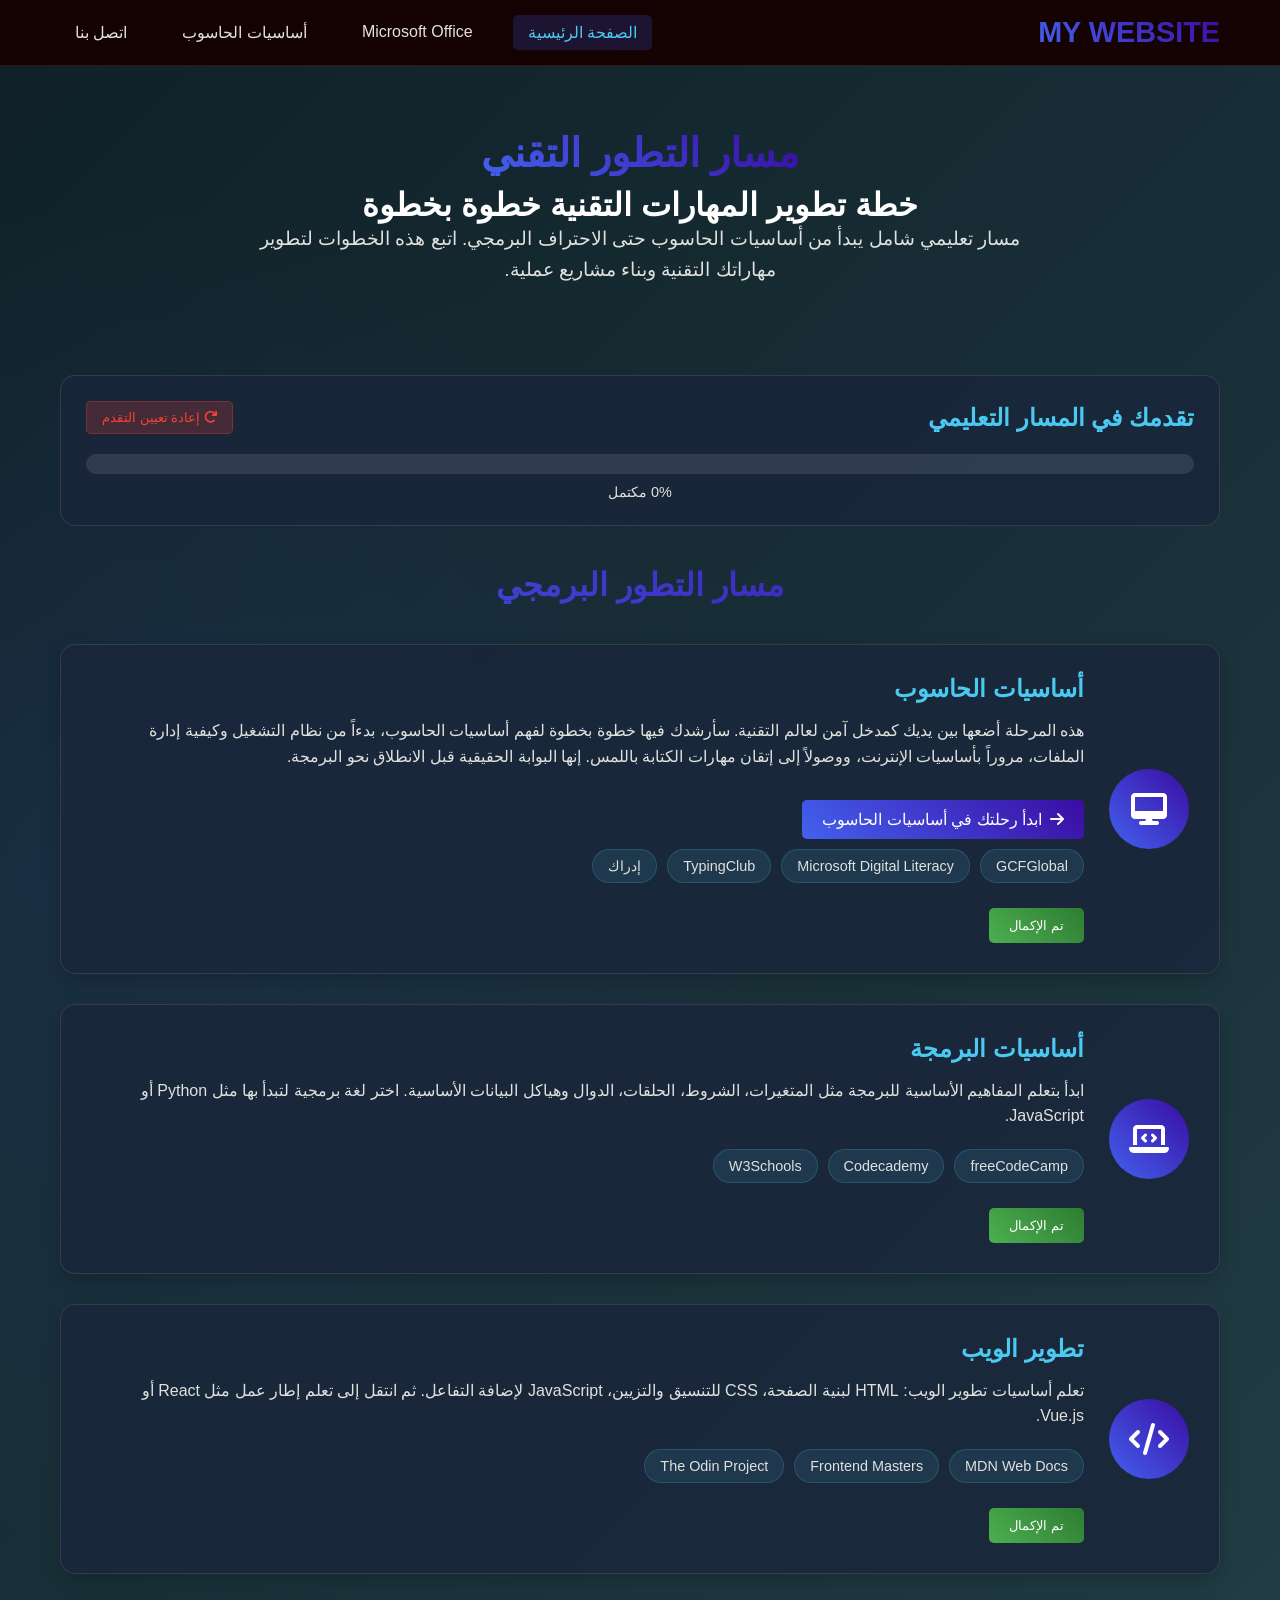
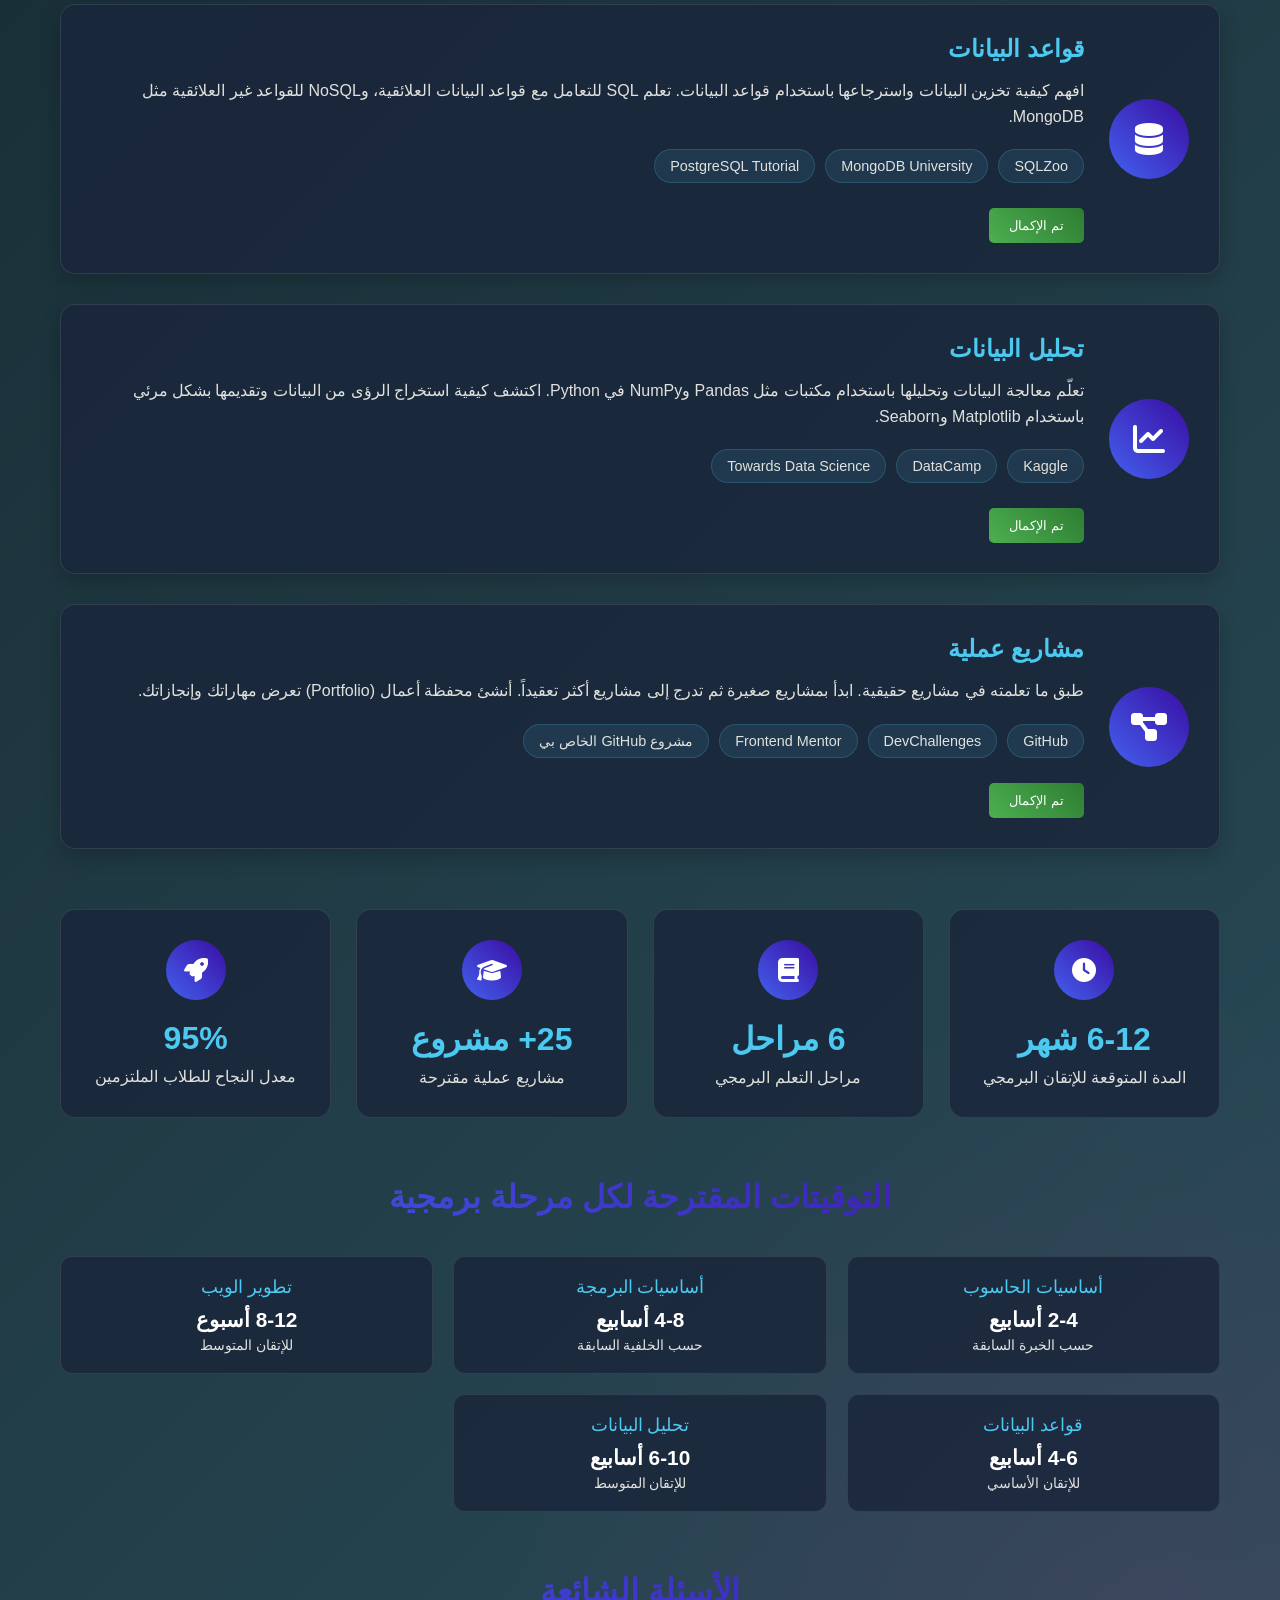
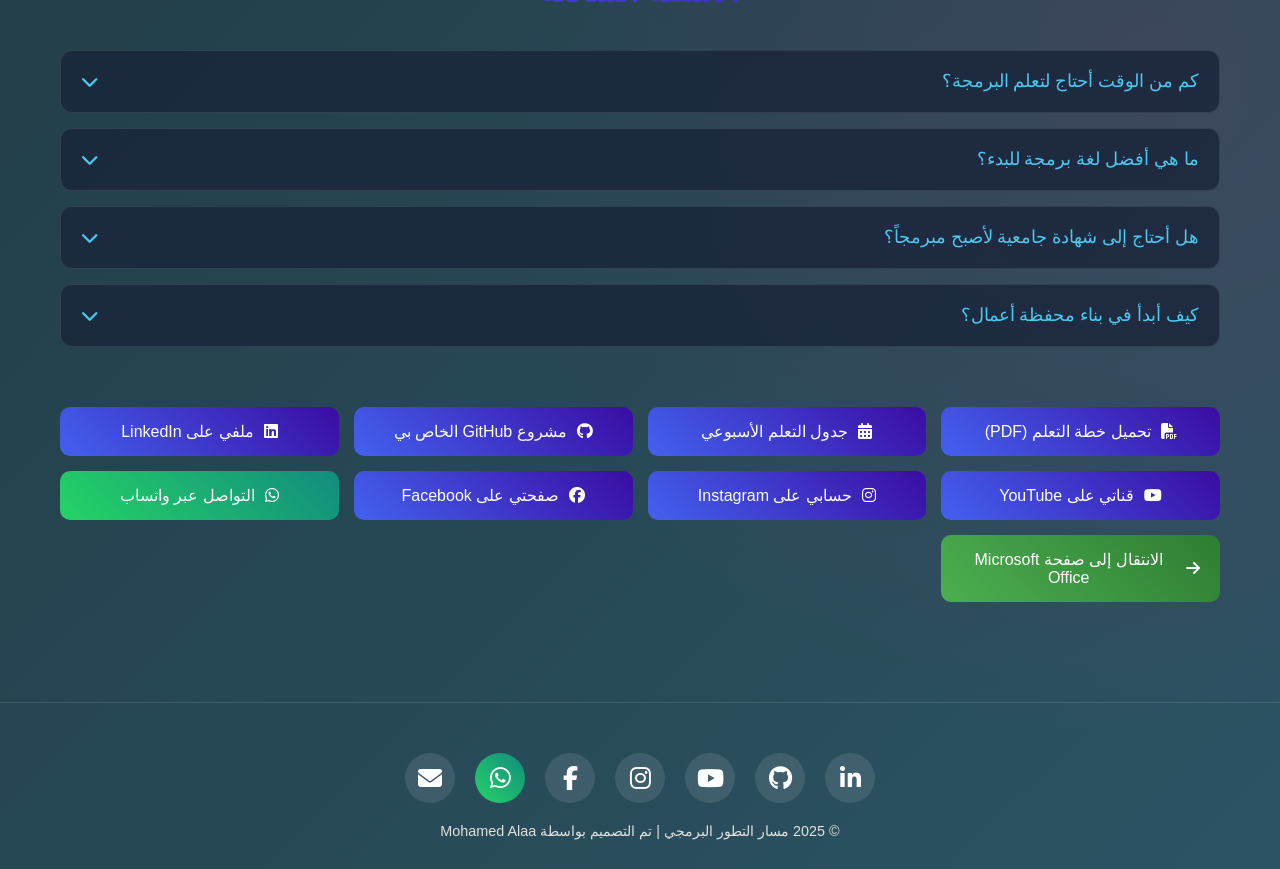
<file: MY WEBSIT/index.html>
<!DOCTYPE html>
<html lang="ar" dir="rtl">
<head>
    <meta charset="UTF-8">
    <meta name="viewport" content="width=device-width, initial-scale=1.0">
    <title>MY WEBSITE | Mohamed Alaa</title>
  <link rel="icon" href="icons mohamed.png" type="image/png">

    <link rel="stylesheet" href="https://cdnjs.cloudflare.com/ajax/libs/font-awesome/6.4.0/css/all.min.css">
    <style>
        * { 
            margin: 0; 
            padding: 0; 
            box-sizing: border-box; 
            font-family: 'Segoe UI', Tahoma, Geneva, Verdana, sans-serif; 
        }
        
        body { 
            background: linear-gradient(135deg, #0f2027, #203a43, #2c5364); 
            color: #fff; 
            min-height: 100vh; 
            overflow-x: hidden; 
            position: relative; 
        }
        
        body::before { 
            content: ""; 
            position: absolute; 
            top: 0; 
            left: 0; 
            width: 100%; 
            height: 100%; 
            background: radial-gradient(circle at 10% 20%, rgba(67, 97, 238, 0.1) 0%, transparent 20%), 
                        radial-gradient(circle at 90% 80%, rgba(247, 37, 133, 0.1) 0%, transparent 20%); 
            z-index: -1; 
        }

        /* شريط التنقل */
        .nav-container { 
            background: rgba(22, 1, 1, 0.95); 
            padding: 15px 0; 
            position: fixed; 
            top: 0; 
            width: 100%;
            z-index: 1000; 
            backdrop-filter: blur(10px); 
            border-bottom: 1px solid rgba(255, 255, 255, 0.1); 
        }
        
        .nav-content { 
            max-width: 1200px; 
            margin: 0 auto; 
            display: flex; 
            justify-content: space-between; 
            align-items: center; 
            padding: 0 20px; 
        }
        
        .nav-logo { 
            font-size: 1.8rem; 
            font-weight: 700; 
            background: linear-gradient(45deg, #4361ee, #3a0ca3); 
            -webkit-background-clip: text; 
            background-clip: text; 
            color: transparent; 
            text-decoration: none; 
        }
        
        .nav-links { 
            display: flex; 
            gap: 25px; 
        }
        
        .nav-link { 
            color: #e0e1dd; 
            text-decoration: none; 
            font-weight: 500; 
            padding: 8px 15px; 
            border-radius: 5px; 
            transition: all 0.3s ease; 
        }
        
        .nav-link:hover, .nav-link.active { 
            background: rgba(67, 97, 238, 0.2); 
            color: #4cc9f0; 
        }

        .container { 
            max-width: 1200px; 
            margin: 0 auto; 
            padding: 20px; 
            margin-top: 80px;
        }
        
        header { 
            text-align: center; 
            padding: 30px 0; 
            margin-bottom: 30px; 
            animation: fadeIn 1s ease; 
        }
        
        .logo { 
            font-size: 2.5rem; 
            font-weight: 700; 
            margin-bottom: 10px; 
            background: linear-gradient(45deg, #4361ee, #3a0ca3); 
            -webkit-background-clip: text; 
            background-clip: text; 
            color: transparent; 
            display: inline-block; 
        }
        
        .subtitle { 
            font-size: 1.2rem; 
            max-width: 800px; 
            margin: 0 auto 20px; 
            line-height: 1.6; 
            color: #e0e1dd; 
        }

        /* مسار التطوير */
        .path-container {
            margin: 40px 0;
        }
        
        .section-title {
            font-size: 2rem;
            text-align: center;
            margin-bottom: 40px;
            background: linear-gradient(45deg, #4361ee, #3a0ca3);
            -webkit-background-clip: text;
            background-clip: text;
            color: transparent;
        }
        
        .learning-path {
            display: flex;
            flex-direction: column;
            gap: 30px;
        }
        
        .path-item {
            background: rgba(27, 38, 59, 0.85);
            border-radius: 15px;
            padding: 30px;
            display: flex;
            align-items: center;
            gap: 25px;
            border: 1px solid rgba(255, 255, 255, 0.1);
            transition: all 0.3s ease;
            box-shadow: 0 8px 20px rgba(0, 0, 0, 0.2);
            position: relative;
        }
        
        .path-item.completed {
            border-color: #4caf50;
            background: rgba(39, 174, 96, 0.1);
        }
        
        .path-item.locked {
            opacity: 0.6;
            pointer-events: none;
        }
        
        .path-item:hover {
            transform: translateY(-5px);
            box-shadow: 0 15px 30px rgba(0, 0, 0, 0.3);
        }
        
        .path-icon {
            width: 80px;
            height: 80px;
            border-radius: 50%;
            background: linear-gradient(45deg, #4361ee, #3a0ca3);
            display: flex;
            align-items: center;
            justify-content: center;
            font-size: 2rem;
            color: white;
            flex-shrink: 0;
            transition: all 0.3s ease;
        }
        
        .completed .path-icon {
            background: linear-gradient(45deg, #4caf50, #2e7d32);
        }
        
        .path-content {
            flex: 1;
        }
        
        .path-title {
            font-size: 1.5rem;
            margin-bottom: 15px;
            color: #4cc9f0;
        }
        
        .completed .path-title {
            color: #4caf50;
        }
        
        .path-description {
            line-height: 1.6;
            margin-bottom: 20px;
            color: #e0e1dd;
        }
        
        .path-resources {
            display: flex;
            flex-wrap: wrap;
            gap: 10px;
            margin-bottom: 15px;
        }
        
        .resource {
            background: rgba(76, 201, 240, 0.1);
            padding: 8px 15px;
            border-radius: 20px;
            font-size: 0.9rem;
            text-decoration: none;
            color: #e0e1dd;
            border: 1px solid rgba(76, 201, 240, 0.2);
            transition: all 0.3s ease;
        }
        
        .resource:hover {
            background: rgba(76, 201, 240, 0.3);
            transform: translateY(-2px);
            color: #4cc9f0;
        }

        /* زر الانتقال إلى الصفحة */
        .go-to-btn {
            display: inline-flex;
            align-items: center;
            gap: 8px;
            background: linear-gradient(45deg, #4361ee, #3a0ca3);
            color: white;
            text-decoration: none;
            padding: 10px 20px;
            border-radius: 5px;
            margin: 10px 0;
            transition: all 0.3s ease;
        }
        
        .go-to-btn:hover {
            transform: translateY(-2px);
            box-shadow: 0 5px 15px rgba(67, 97, 238, 0.4);
        }
        
        .complete-btn {
            background: linear-gradient(45deg, #4caf50, #2e7d32);
            color: white;
            border: none;
            padding: 10px 20px;
            border-radius: 5px;
            cursor: pointer;
            margin-top: 10px;
            transition: all 0.3s ease;
        }
        
        .complete-btn:hover {
            transform: translateY(-2px);
            box-shadow: 0 5px 15px rgba(76, 175, 80, 0.4);
        }
        
        .completed .complete-btn {
            display: none;
        }
        
        .status-badge {
            position: absolute;
            top: 15px;
            left: 15px;
            background: #4caf50;
            color: white;
            padding: 5px 10px;
            border-radius: 20px;
            font-size: 0.8rem;
            display: none;
        }
        
        .completed .status-badge {
            display: block;
        }

        /* الإحصائيات */
        .stats-container {
            display: grid;
            grid-template-columns: repeat(auto-fit, minmax(250px, 1fr));
            gap: 25px;
            margin: 60px 0;
        }
        
        .stat-card {
            background: rgba(27, 38, 59, 0.85);
            border-radius: 15px;
            padding: 30px;
            text-align: center;
            border: 1px solid rgba(255, 255, 255, 0.1);
            transition: all 0.3s ease;
        }
        
        .stat-icon {
            width: 60px;
            height: 60px;
            border-radius: 50%;
            background: linear-gradient(45deg, #4361ee, #3a0ca3);
            display: flex;
            align-items: center;
            justify-content: center;
            font-size: 1.5rem;
            color: white;
            margin: 0 auto 20px;
        }
        
        .stat-number {
            font-size: 2rem;
            font-weight: bold;
            color: #4cc9f0;
            margin-bottom: 10px;
        }
        
        .stat-title {
            color: #e0e1dd;
            font-size: 1rem;
        }

        /* التوقيتات */
        .timeline-container {
            margin: 60px 0;
        }
        
        .time-estimates {
            display: grid;
            grid-template-columns: repeat(auto-fit, minmax(280px, 1fr));
            gap: 20px;
            margin-top: 30px;
        }
        
        .time-card {
            background: rgba(27, 38, 59, 0.85);
            border-radius: 12px;
            padding: 20px;
            text-align: center;
            border: 1px solid rgba(255, 255, 255, 0.1);
            transition: all 0.3s ease;
        }
        
        .time-title {
            font-size: 1.1rem;
            color: #4cc9f0;
            margin-bottom: 10px;
        }
        
        .time-value {
            font-size: 1.3rem;
            font-weight: bold;
            color: #fff;
            margin-bottom: 5px;
        }
        
        .time-note {
            font-size: 0.9rem;
            color: #e0e1dd;
        }

        /* أزرار التحميل */
        .download-buttons {
            display: grid;
            grid-template-columns: repeat(auto-fit, minmax(250px, 1fr));
            gap: 15px;
            margin: 40px 0;
        }
        
        .download-btn {
            background: linear-gradient(45deg, #4361ee, #3a0ca3);
            color: white;
            text-decoration: none;
            padding: 15px 20px;
            border-radius: 10px;
            text-align: center;
            font-weight: 500;
            transition: all 0.3s ease;
            display: flex;
            align-items: center;
            justify-content: center;
            gap: 10px;
        }
        
        .download-btn:hover {
            transform: translateY(-3px);
            box-shadow: 0 10px 25px rgba(67, 97, 238, 0.4);
        }

        /* زر العودة للأعلى */
        .back-to-top {
            position: fixed;
            bottom: 30px;
            right: 30px;
            width: 50px;
            height: 50px;
            background: linear-gradient(45deg, #4361ee, #3a0ca3);
            border: none;
            border-radius: 50%;
            color: white;
            font-size: 1.2rem;
            cursor: pointer;
            display: none;
            transition: all 0.3s ease;
            z-index: 1000;
        }
        
        .back-to-top:hover {
            transform: translateY(-3px);
            box-shadow: 0 10px 25px rgba(67, 97, 238, 0.4);
        }

        /* قسم الأسئلة الشائعة */
        .faq-container {
            margin: 60px 0;
        }
        
        .faq-item {
            background: rgba(27, 38, 59, 0.85);
            border-radius: 12px;
            margin-bottom: 15px;
            overflow: hidden;
            border: 1px solid rgba(255, 255, 255, 0.1);
        }
        
        .faq-question {
            padding: 20px;
            font-size: 1.1rem;
            font-weight: 500;
            color: #4cc9f0;
            cursor: pointer;
            display: flex;
            justify-content: space-between;
            align-items: center;
        }
        
        .faq-answer {
            padding: 0 20px;
            max-height: 0;
            overflow: hidden;
            transition: max-height 0.3s ease, padding 0.3s ease;
            color: #e0e1dd;
            line-height: 1.6;
        }
        
        .faq-item.active .faq-answer {
            max-height: 300px;
            padding: 0 20px 20px;
        }
        
        .faq-icon {
            transition: transform 0.3s ease;
        }
        
        .faq-item.active .faq-icon {
            transform: rotate(180deg);
        }
        
        /* شريط التقدم */
        .progress-container {
            margin: 40px 0;
            background: rgba(27, 38, 59, 0.85);
            border-radius: 15px;
            padding: 25px;
            border: 1px solid rgba(255, 255, 255, 0.1);
        }
        
        .progress-header {
            display: flex;
            justify-content: space-between;
            align-items: center;
            margin-bottom: 20px;
        }
        
        .progress-title {
            font-size: 1.5rem;
            color: #4cc9f0;
        }
        
        .reset-progress {
            background: rgba(244, 67, 54, 0.2);
            color: #f44336;
            border: 1px solid rgba(244, 67, 54, 0.3);
            padding: 8px 15px;
            border-radius: 5px;
            cursor: pointer;
            transition: all 0.3s ease;
        }
        
        .reset-progress:hover {
            background: rgba(244, 67, 54, 0.3);
        }
        
        .progress-bar {
            height: 20px;
            background: rgba(255, 255, 255, 0.1);
            border-radius: 10px;
            overflow: hidden;
            margin-bottom: 10px;
        }
        
        .progress-fill {
            height: 100%;
            background: linear-gradient(45deg, #4caf50, #2e7d32);
            border-radius: 10px;
            transition: width 0.5s ease;
            width: 0%;
        }
        
        .progress-text {
            text-align: center;
            color: #e0e1dd;
            font-size: 0.9rem;
        }

        footer { 
            text-align: center; 
            padding: 30px 0; 
            margin-top: 40px; 
            border-top: 1px solid rgba(255, 255, 255, 0.1); 
        }
        
        .social-icons { 
            display: flex; 
            justify-content: center; 
            gap: 20px; 
            margin: 20px 0; 
        }
        
        .social-icon { 
            width: 50px; 
            height: 50px; 
            border-radius: 50%; 
            background: rgba(255, 255, 255, 0.1); 
            display: flex; 
            align-items: center; 
            justify-content: center; 
            font-size: 1.5rem; 
            transition: all 0.3s ease; 
            text-decoration: none; 
            color: #fff; 
        }
        
        .social-icon:hover { 
            background: #4361ee; 
            transform: translateY(-5px); 
            color: #fff; 
        }
        
        .copyright { 
            color: #e0e1dd; 
            font-size: 0.9rem; 
        }

        @keyframes fadeIn { 
            from { opacity: 0; } 
            to { opacity: 1; } 
        }

        /* استجابة الشاشات الصغيرة */
        @media (max-width: 768px) {
            .nav-content {
                flex-direction: column;
                gap: 15px;
            }
            
            .nav-links {
                flex-wrap: wrap;
                justify-content: center;
            }
            
            .path-item {
                flex-direction: column;
                text-align: center;
            }
            
            .stats-container {
                grid-template-columns: 1fr;
            }
            
            .container {
                padding: 10px;
            }
            
            .download-buttons {
                grid-template-columns: 1fr;
            }
            
            .faq-question {
                font-size: 1rem;
                padding: 15px;
            }
            
            .path-icon {
                width: 60px;
                height: 60px;
                font-size: 1.5rem;
            }
            
            .progress-header {
                flex-direction: column;
                gap: 15px;
                text-align: center;
            }
        }
    </style>
</head>
<body>
    <!-- شريط التنقل -->
    <div class="nav-container">
        <div class="nav-content">
            <a href="index.html" class="nav-logo">MY WEBSITE</a>
            <div class="nav-links">
                <a href="index.html" class="nav-link active">الصفحة الرئيسية</a>
                <a href="Microsoft_Office.html" class="nav-link">Microsoft Office</a>
                <a href="Computer_basics.html" class="nav-link">أساسيات الحاسوب</a>
                <a href="#contact" class="nav-link">اتصل بنا</a>
            </div>
        </div>
    </div>

    <div class="container">
        <header>
            <div class="logo">مسار التطور التقني</div>
            <h1>خطة تطوير المهارات التقنية خطوة بخطوة</h1>
            <p class="subtitle">مسار تعليمي شامل يبدأ من أساسيات الحاسوب حتى الاحتراف البرمجي. اتبع هذه الخطوات لتطوير مهاراتك التقنية وبناء مشاريع عملية.</p>
        </header>
        
        <!-- شريط التقدم -->
        <div class="progress-container">
            <div class="progress-header">
                <h2 class="progress-title">تقدمك في المسار التعليمي</h2>
                <button class="reset-progress" onclick="resetProgress()">
                    <i class="fas fa-redo"></i> إعادة تعيين التقدم
                </button>
            </div>
            <div class="progress-bar">
                <div class="progress-fill" id="progressFill"></div>
            </div>
            <div class="progress-text" id="progressText">0% مكتمل</div>
        </div>
        
        <!-- مسار البرمجة -->
        <div id="programming-path" class="path-container">
            <h2 class="section-title">مسار التطور البرمجي</h2>
            
            <div class="learning-path">
                <!-- المرحلة الجديدة: ما قبل البرمجة -->
                <div class="path-item" data-step="1">
                    <span class="status-badge">مكتمل</span>
                    <div class="path-icon">
                        <i class="fas fa-desktop"></i>
                    </div>
                    <div class="path-content">
                        <h3 class="path-title">أساسيات الحاسوب</h3>
                        <p class="path-description">هذه المرحلة أضعها بين يديك كمدخل آمن لعالم التقنية. سأرشدك فيها خطوة بخطوة لفهم أساسيات الحاسوب، بدءاً من نظام التشغيل وكيفية إدارة الملفات، مروراً بأساسيات الإنترنت، ووصولاً إلى إتقان مهارات الكتابة باللمس. إنها البوابة الحقيقية قبل الانطلاق نحو البرمجة.</p>
                        <a href="Computer_basics.html" class="go-to-btn">
                            <i class="fas fa-arrow-right"></i> ابدأ رحلتك في أساسيات الحاسوب
                        </a>
                        <div class="path-resources">
                            <a href="https://edu.gcfglobal.org/ar/" class="resource" target="_blank">GCFGlobal</a>
                            <a href="https://www.microsoft.com/ar-sa/digitalliteracy" class="resource" target="_blank">Microsoft Digital Literacy</a>
                            <a href="https://www.typingclub.com/" class="resource" target="_blank">TypingClub</a>
                            <a href="https://www.edraak.org/" class="resource" target="_blank">إدراك</a>
                        </div>
                        <button class="complete-btn" onclick="completeStep(1)">تم الإكمال</button>
                    </div>
                </div>
                
                <!-- الخطوة 1 -->
                <div class="path-item" data-step="2">
                    <span class="status-badge">مكتمل</span>
                    <div class="path-icon">
                        <i class="fas fa-laptop-code"></i>
                    </div>
                    <div class="path-content">
                        <h3 class="path-title">أساسيات البرمجة</h3>
                        <p class="path-description">ابدأ بتعلم المفاهيم الأساسية للبرمجة مثل المتغيرات، الشروط، الحلقات، الدوال وهياكل البيانات الأساسية. اختر لغة برمجية لتبدأ بها مثل Python أو JavaScript.</p>
                        <div class="path-resources">
                            <a href="https://www.freecodecamp.org/" class="resource" target="_blank">freeCodeCamp</a>
                            <a href="https://www.codecademy.com/" class="resource" target="_blank">Codecademy</a>
                            <a href="https://www.w3schools.com/" class="resource" target="_blank">W3Schools</a>
                        </div>
                        <button class="complete-btn" onclick="completeStep(2)">تم الإكمال</button>
                    </div>
                </div>
                
                <!-- الخطوة 2 -->
                <div class="path-item" data-step="3">
                    <span class="status-badge">مكتمل</span>
                    <div class="path-icon">
                        <i class="fas fa-code"></i>
                    </div>
                    <div class="path-content">
                        <h3 class="path-title">تطوير الويب</h3>
                        <p class="path-description">تعلم أساسيات تطوير الويب: HTML لبنية الصفحة، CSS للتنسيق والتزيين، JavaScript لإضافة التفاعل. ثم انتقل إلى تعلم إطار عمل مثل React أو Vue.js.</p>
                        <div class="path-resources">
                            <a href="https://developer.mozilla.org/" class="resource" target="_blank">MDN Web Docs</a>
                            <a href="https://frontendmasters.com/" class="resource" target="_blank">Frontend Masters</a>
                            <a href="https://www.theodinproject.com/" class="resource" target="_blank">The Odin Project</a>
                        </div>
                        <button class="complete-btn" onclick="completeStep(3)">تم الإكمال</button>
                    </div>
                </div>
                
                <!-- الخطوة 3 -->
                <div class="path-item" data-step="4">
                    <span class="status-badge">مكتمل</span>
                    <div class="path-icon">
                        <i class="fas fa-database"></i>
                    </div>
                    <div class="path-content">
                        <h3 class="path-title">قواعد البيانات</h3>
                        <p class="path-description">افهم كيفية تخزين البيانات واسترجاعها باستخدام قواعد البيانات. تعلم SQL للتعامل مع قواعد البيانات العلائقية، وNoSQL للقواعد غير العلائقية مثل MongoDB.</p>
                        <div class="path-resources">
                            <a href="https://sqlzoo.net/" class="resource" target="_blank">SQLZoo</a>
                            <a href="https://university.mongodb.com/" class="resource" target="_blank">MongoDB University</a>
                            <a href="https://www.postgresqltutorial.com/" class="resource" target="_blank">PostgreSQL Tutorial</a>
                        </div>
                        <button class="complete-btn" onclick="completeStep(4)">تم الإكمال</button>
                    </div>
                </div>
                
                <!-- الخطوة 4 -->
                <div class="path-item" data-step="5">
                    <span class="status-badge">مكتمل</span>
                    <div class="path-icon">
                        <i class="fas fa-chart-line"></i>
                    </div>
                    <div class="path-content">
                        <h3 class="path-title">تحليل البيانات</h3>
                        <p class="path-description">تعلّم معالجة البيانات وتحليلها باستخدام مكتبات مثل Pandas وNumPy في Python. اكتشف كيفية استخراج الرؤى من البيانات وتقديمها بشكل مرئي باستخدام Matplotlib وSeaborn.</p>
                        <div class="path-resources">
                            <a href="https://www.kaggle.com/" class="resource" target="_blank">Kaggle</a>
                            <a href="https://www.datacamp.com/" class="resource" target="_blank">DataCamp</a>
                            <a href="https://towardsdatascience.com/" class="resource" target="_blank">Towards Data Science</a>
                        </div>
                        <button class="complete-btn" onclick="completeStep(5)">تم الإكمال</button>
                    </div>
                </div>
                
                <!-- الخطوة 5 -->
                <div class="path-item" data-step="6">
                    <span class="status-badge">مكتمل</span>
                    <div class="path-icon">
                        <i class="fas fa-project-diagram"></i>
                    </div>
                    <div class="path-content">
                        <h3 class="path-title">مشاريع عملية</h3>
                        <p class="path-description">طبق ما تعلمته في مشاريع حقيقية. ابدأ بمشاريع صغيرة ثم تدرج إلى مشاريع أكثر تعقيداً. أنشئ محفظة أعمال (Portfolio) تعرض مهاراتك وإنجازاتك.</p>
                        <div class="path-resources">
                            <a href="https://github.com/" class="resource" target="_blank">GitHub</a>
                            <a href="https://devchallenges.io/" class="resource" target="_blank">DevChallenges</a>
                            <a href="https://www.frontendmentor.io/" class="resource" target="_blank">Frontend Mentor</a>
                            <a href="https://github.com/muham-ed/skills-github-pages" class="resource" target="_blank">مشروع GitHub الخاص بي</a>
                        </div>
                        <button class="complete-btn" onclick="completeStep(6)">تم الإكمال</button>
                    </div>
                </div>
            </div>
        </div>
        
        <div class="stats-container">
            <div class="stat-card">
                <div class="stat-icon">
                    <i class="fas fa-clock"></i>
                </div>
                <div class="stat-number">6-12 شهر</div>
                <div class="stat-title">المدة المتوقعة للإتقان البرمجي</div>
            </div>
            
            <div class="stat-card">
                <div class="stat-icon">
                    <i class="fas fa-book"></i>
                </div>
                <div class="stat-number">6 مراحل</div>
                <div class="stat-title">مراحل التعلم البرمجي</div>
            </div>
            
            <div class="stat-card">
                <div class="stat-icon">
                    <i class="fas fa-graduation-cap"></i>
                </div>
                <div class="stat-number">25+ مشروع</div>
                <div class="stat-title">مشاريع عملية مقترحة</div>
            </div>
            
            <div class="stat-card">
                <div class="stat-icon">
                    <i class="fas fa-rocket"></i>
                </div>
                <div class="stat-number">95%</div>
                <div class="stat-title">معدل النجاح للطلاب الملتزمين</div>
            </div>
        </div>
        
        <div class="timeline-container">
            <h2 class="section-title">التوقيتات المقترحة لكل مرحلة برمجية</h2>
            
            <div class="time-estimates">
                <div class="time-card">
                    <div class="time-title">أساسيات الحاسوب</div>
                    <div class="time-value">2-4 أسابيع</div>
                    <div class="time-note">حسب الخبرة السابقة</div>
                </div>
                
                <div class="time-card">
                    <div class="time-title">أساسيات البرمجة</div>
                    <div class="time-value">4-8 أسابيع</div>
                    <div class="time-note">حسب الخلفية السابقة</div>
                </div>
                
                <div class="time-card">
                    <div class="time-title">تطوير الويب</div>
                    <div class="time-value">8-12 أسبوع</div>
                    <div class="time-note">للإتقان المتوسط</div>
                </div>
                
                <div class="time-card">
                    <div class="time-title">قواعد البيانات</div>
                    <div class="time-value">4-6 أسابيع</div>
                    <div class="time-note">للإتقان الأساسي</div>
                </div>
                
                <div class="time-card">
                    <div class="time-title">تحليل البيانات</div>
                    <div class="time-value">6-10 أسابيع</div>
                    <div class="time-note">للإتقان المتوسط</div>
                </div>
            </div>
        </div>
        
        <!-- قسم الأسئلة الشائعة الجديد -->
        <div class="faq-container">
            <h2 class="section-title">الأسئلة الشائعة</h2>
            
            <div class="faq-item">
                <div class="faq-question">
                    <span>كم من الوقت أحتاج لتعلم البرمجة؟</span>
                    <i class="fas fa-chevron-down faq-icon"></i>
                </div>
                <div class="faq-answer">
                    <p>تعلم البرمجة عملية مستمرة، ولكن يمكنك الوصول إلى مستوى جيد في غضون 6-12 شهراً من الدراسة المنتظمة. المدة تعتمد على عدة عوامل مثل الوقت الذي تخصصه يومياً، خلفيتك السابقة، وجودة المصادر التعليمية التي تستخدمها.</p>
                </div>
            </div>
            
            <div class="faq-item">
                <div class="faq-question">
                    <span>ما هي أفضل لغة برمجة للبدء؟</span>
                    <i class="fas fa-chevron-down faq-icon"></i>
                </div>
                <div class="faq-answer">
                    <p>Python تعتبر من أفضل اللغات للمبتدئين بسبب بساطة تركيبها وتعدد استخداماتها. JavaScript أيضاً خيار ممتاز إذا كنت مهتماً بتطوير الويب. اختر اللغة التي تناسب أهدافك ومجال اهتمامك.</p>
                </div>
            </div>
            
            <div class="faq-item">
                <div class="faq-question">
                    <span>هل أحتاج إلى شهادة جامعية لأصبح مبرمجاً؟</span>
                    <i class="fas fa-chevron-down faq-icon"></i>
                </div>
                <div class="faq-answer">
                    <p>لا، لا تحتاج بالضرورة إلى شهادة جامعية. العديد من المبرمجين الناجحين هم самоучки. الأهم هو بناء مهارات قوية وإنشاء مشاريع عملية تظهر قدراتك. ومع ذلك، الشهادة جامعية قد تفتح لك أبواباً إضافية في سوق العمل.</p>
                </div>
            </div>
            
            <div class="faq-item">
                <div class="faq-question">
                    <span>كيف أبدأ في بناء محفظة أعمال؟</span>
                    <i class="fas fa-chevron-down faq-icon"></i>
                </div>
                <div class="faq-answer">
                    <p>ابدأ بمشاريع صغيرة وبسيطة، ثم تدرج إلى مشاريع أكثر تعقيداً. يمكنك البدء بمشاريع من مواقع مثل Frontend Mentor و DevChallenges. احرص على نشر مشاريعك على GitHub وكتابة توثيق جيد لها. لا تنس إنشاء موقع شخصي يعرض مشاريعك ومهاراتك.</p>
                </div>
            </div>
        </div>
        
        <div class="download-buttons">
            <a href="#" class="download-btn">
                <i class="fas fa-file-pdf"></i> تحميل خطة التعلم (PDF)
            </a>
            <a href="#" class="download-btn">
                <i class="fas fa-calendar-alt"></i> جدول التعلم الأسبوعي
            </a>
            <a href="https://github.com/muham-ed/skills-github-pages" class="download-btn" target="_blank">
                <i class="fab fa-github"></i> مشروع GitHub الخاص بي
            </a>
            <a href="https://www.linkedin.com/in/mohamed-ala-a-2b333533a" class="download-btn" target="_blank">
                <i class="fab fa-linkedin"></i> ملفي على LinkedIn
            </a>
            <a href="https://www.youtube.com/channel/UCS5vFLuP5h1NTgvHiM2oJHQ" class="download-btn" target="_blank">
                <i class="fab fa-youtube"></i> قناتي على YouTube
            </a>
            <a href="https://www.instagram.com/mohamedabotasa/" class="download-btn" target="_blank">
                <i class="fab fa-instagram"></i> حسابي على Instagram
            </a>
            <a href="https://www.facebook.com/profile.php?id=61550839582471&locale=ar_AR" class="download-btn" target="_blank">
                <i class="fab fa-facebook"></i> صفحتي على Facebook
            </a>
            <a href="https://wa.me/201060828627" class="download-btn" target="_blank" style="background: linear-gradient(45deg, #25D366, #128C7E);">
                <i class="fab fa-whatsapp"></i> التواصل عبر واتساب
            </a>
            <a href="Microsoft_Office.html" class="download-btn" style="background: linear-gradient(45deg, #4caf50, #2e7d32);">
                <i class="fas fa-arrow-right"></i> الانتقال إلى صفحة Microsoft Office
            </a>
        </div>
    </div>
    
    <footer id="contact">
        <div class="social-icons">
            <a href="https://www.linkedin.com/in/mohamed-ala-a-2b333533a" class="social-icon" target="_blank">
                <i class="fab fa-linkedin-in"></i>
            </a>
            <a href="https://github.com/muham-ed/skills-github-pages" class="social-icon" target="_blank">
                <i class="fab fa-github"></i>
            </a>
            <a href="https://www.youtube.com/channel/UCS5vFLuP5h1NTgvHiM2oJHQ" class="social-icon" target="_blank">
                <i class="fab fa-youtube"></i>
            </a>
            <a href="https://www.instagram.com/mohamedabotasa/" class="social-icon" target="_blank">
                <i class="fab fa-instagram"></i>
            </a>
            <a href="https://www.facebook.com/profile.php?id=61550839582471&locale=ar_AR" class="social-icon" target="_blank">
                <i class="fab fa-facebook-f"></i>
            </a>
            <a href="https://wa.me/201060828627" class="social-icon" target="_blank" style="background: linear-gradient(45deg, #25D366, #128C7E);">
                <i class="fab fa-whatsapp"></i>
            </a>
            <a href="mailto:mohamedalaaaldinabotasa@gmail.com" class="social-icon">
                <i class="fas fa-envelope"></i>
            </a>
        </div>
        <p class="copyright">© 2025 مسار التطور البرمجي | تم التصميم بواسطة Mohamed Alaa</p>
    </footer>

    <button id="backToTop" class="back-to-top">
        <i class="fas fa-arrow-up"></i>
    </button>

    <script>
        // إضافة تأثيرات للعناصر عند التمرير
        document.addEventListener('DOMContentLoaded', function() {
            const pathItems = document.querySelectorAll('.path-item');
            
            // إضافة تأثيرات للأيقونات
            const icons = document.querySelectorAll('.path-icon');
            icons.forEach(icon => {
                icon.addEventListener('mouseenter', () => {
                    icon.style.transform = 'scale(1.1)';
                    icon.style.boxShadow = '0 10px 25px rgba(67, 97, 238, 0.6)';
                });
                
                icon.addEventListener('mouseleave', () => {
                    icon.style.transform = 'scale(1)';
                    icon.style.boxShadow = '0 5px 15px rgba(67, 97, 238, 0.4)';
                });
            });
            
            // تأثيرات للبطاقات عند التمرير
            const observer = new IntersectionObserver((entries) => {
                entries.forEach(entry => {
                    if (entry.isIntersecting) {
                        entry.target.style.opacity = "1";
                        entry.target.style.transform = "translateY(0)";
                    }
                });
            }, { threshold: 0.1 });
            
            pathItems.forEach(item => {
                item.style.opacity = "0";
                item.style.transform = "translateY(20px)";
                item.style.transition = "opacity 0.6s ease, transform 0.6s ease";
                observer.observe(item);
            });
            
            // تأثيرات للبطاقات الإحصائية
            const statCards = document.querySelectorAll('.stat-card');
            statCards.forEach(card => {
                card.addEventListener('mouseenter', () => {
                    card.style.transform = 'translateY(-10px)';
                });
                
                card.addEventListener('mouseleave', () => {
                    card.style.transform = 'translateY(0)';
                });
            });
            
            // إظهار وإخفاء زر العودة للأعلى
            window.addEventListener('scroll', function() {
                var backToTopButton = document.getElementById('backToTop');
                if (window.pageYOffset > 300) {
                    backToTopButton.style.display = 'block';
                } else {
                    backToTopButton.style.display = 'none';
                }
            });
            
            // التمرير إلى الأعلى عند النقر على الزر
            document.getElementById('backToTop').addEventListener('click', function() {
                window.scrollTo({ top: 0, behavior: 'smooth' });
            });
            
            // التنقل بين الأقسام - إصلاح المشكلة
            document.querySelectorAll('.nav-link').forEach(link => {
                link.addEventListener('click', function(e) {
                    // إذا كان الرابط يشير إلى قسم في الصفحة الحالية
                    if (this.getAttribute('href').startsWith('#')) {
                        e.preventDefault();
                        
                        // إزالة النشط من جميع الروابط
                        document.querySelectorAll('.nav-link').forEach(l => l.classList.remove('active'));
                        
                        // إضافة النشط للرابط الحالي
                        this.classList.add('active');
                        
                        // الانتقال للقسم المطلوب
                        const targetId = this.getAttribute('href').substring(1);
                        const targetSection = document.getElementById(targetId);
                        
                        if (targetSection) {
                            window.scrollTo({
                                top: targetSection.offsetTop - 80,
                                behavior: 'smooth'
                            });
                        }
                    }
                    // إذا كان الرابط يشير إلى صفحة أخرى، لن نمنع السلوك الافتراضي
                });
            });
            
            // الأسئلة الشائعة - تفعيل فتح وإغلاق الإجابات
            const faqItems = document.querySelectorAll('.faq-item');
            faqItems.forEach(item => {
                const question = item.querySelector('.faq-question');
                question.addEventListener('click', () => {
                    item.classList.toggle('active');
                });
            });
            
            // تحميل التقدم المحفوظ عند بدء التحميل
            loadProgress();
        });
        
        // نظام تتبع التقدم
        function loadProgress() {
            const completedSteps = JSON.parse(localStorage.getItem('completedSteps')) || [];
            const totalSteps = document.querySelectorAll('.path-item').length;
            let completedCount = 0;
            
            document.querySelectorAll('.path-item').forEach(item => {
                const step = parseInt(item.getAttribute('data-step'));
                
                if (completedSteps.includes(step)) {
                    item.classList.add('completed');
                    completedCount++;
                    
                    // إلغاء قفل الخطوة التالية
                    const nextStep = step + 1;
                    const nextItem = document.querySelector(`.path-item[data-step="${nextStep}"]`);
                    if (nextItem) {
                        nextItem.classList.remove('locked');
                    }
                } else {
                    // قفل الخطوة إذا لم تكتمل الخطوة السابقة
                    const prevStep = step - 1;
                    if (prevStep > 0 && !completedSteps.includes(prevStep)) {
                        item.classList.add('locked');
                    }
                }
            });
            
            // تحديث شريط التقدم
            const progressPercentage = Math.round((completedCount / totalSteps) * 100);
            document.getElementById('progressFill').style.width = `${progressPercentage}%`;
            document.getElementById('progressText').textContent = `${progressPercentage}% مكتمل`;
        }
        
        function completeStep(step) {
            let completedSteps = JSON.parse(localStorage.getItem('completedSteps')) || [];
            
            if (!completedSteps.includes(step)) {
                completedSteps.push(step);
                localStorage.setItem('completedSteps', JSON.stringify(completedSteps));
                
                // تحديث الواجهة
                const completedItem = document.querySelector(`.path-item[data-step="${step}"]`);
                completedItem.classList.add('completed');
                
                // فتح الخطوة التالية
                const nextStep = step + 1;
                const nextItem = document.querySelector(`.path-item[data-step="${nextStep}"]`);
                if (nextItem) {
                    nextItem.classList.remove('locked');
                }
                
                // تحديث شريط التقدم
                loadProgress();
                
                // عرض رسالة تأكيد
                alert(`تهانينا! لقد أكملت المرحلة ${step}. يمكنك الآن الانتقال إلى المرحلة التالية.`);
            }
        }
        
        function resetProgress() {
            if (confirm('هل أنت متأكد أنك تريد إعادة تعيين تقدمك؟ سيتم حذف جميع بيانات التقدم.')) {
                localStorage.removeItem('completedSteps');
                
                // إعادة تعيين الواجهة
                document.querySelectorAll('.path-item').forEach(item => {
                    item.classList.remove('completed');
                    const step = parseInt(item.getAttribute('data-step'));
                    if (step > 1) {
                        item.classList.add('locked');
                    }
                });
                
                // إعادة تعيين شريط التقدم
                document.getElementById('progressFill').style.width = '0%';
                document.getElementById('progressText').textContent = '0% مكتمل';
                
                alert('تم إعادة تعيين تقدمك بنجاح. يمكنك البدء من جديد.');
            }
        }
    </script>
</body>
</html>
</file>
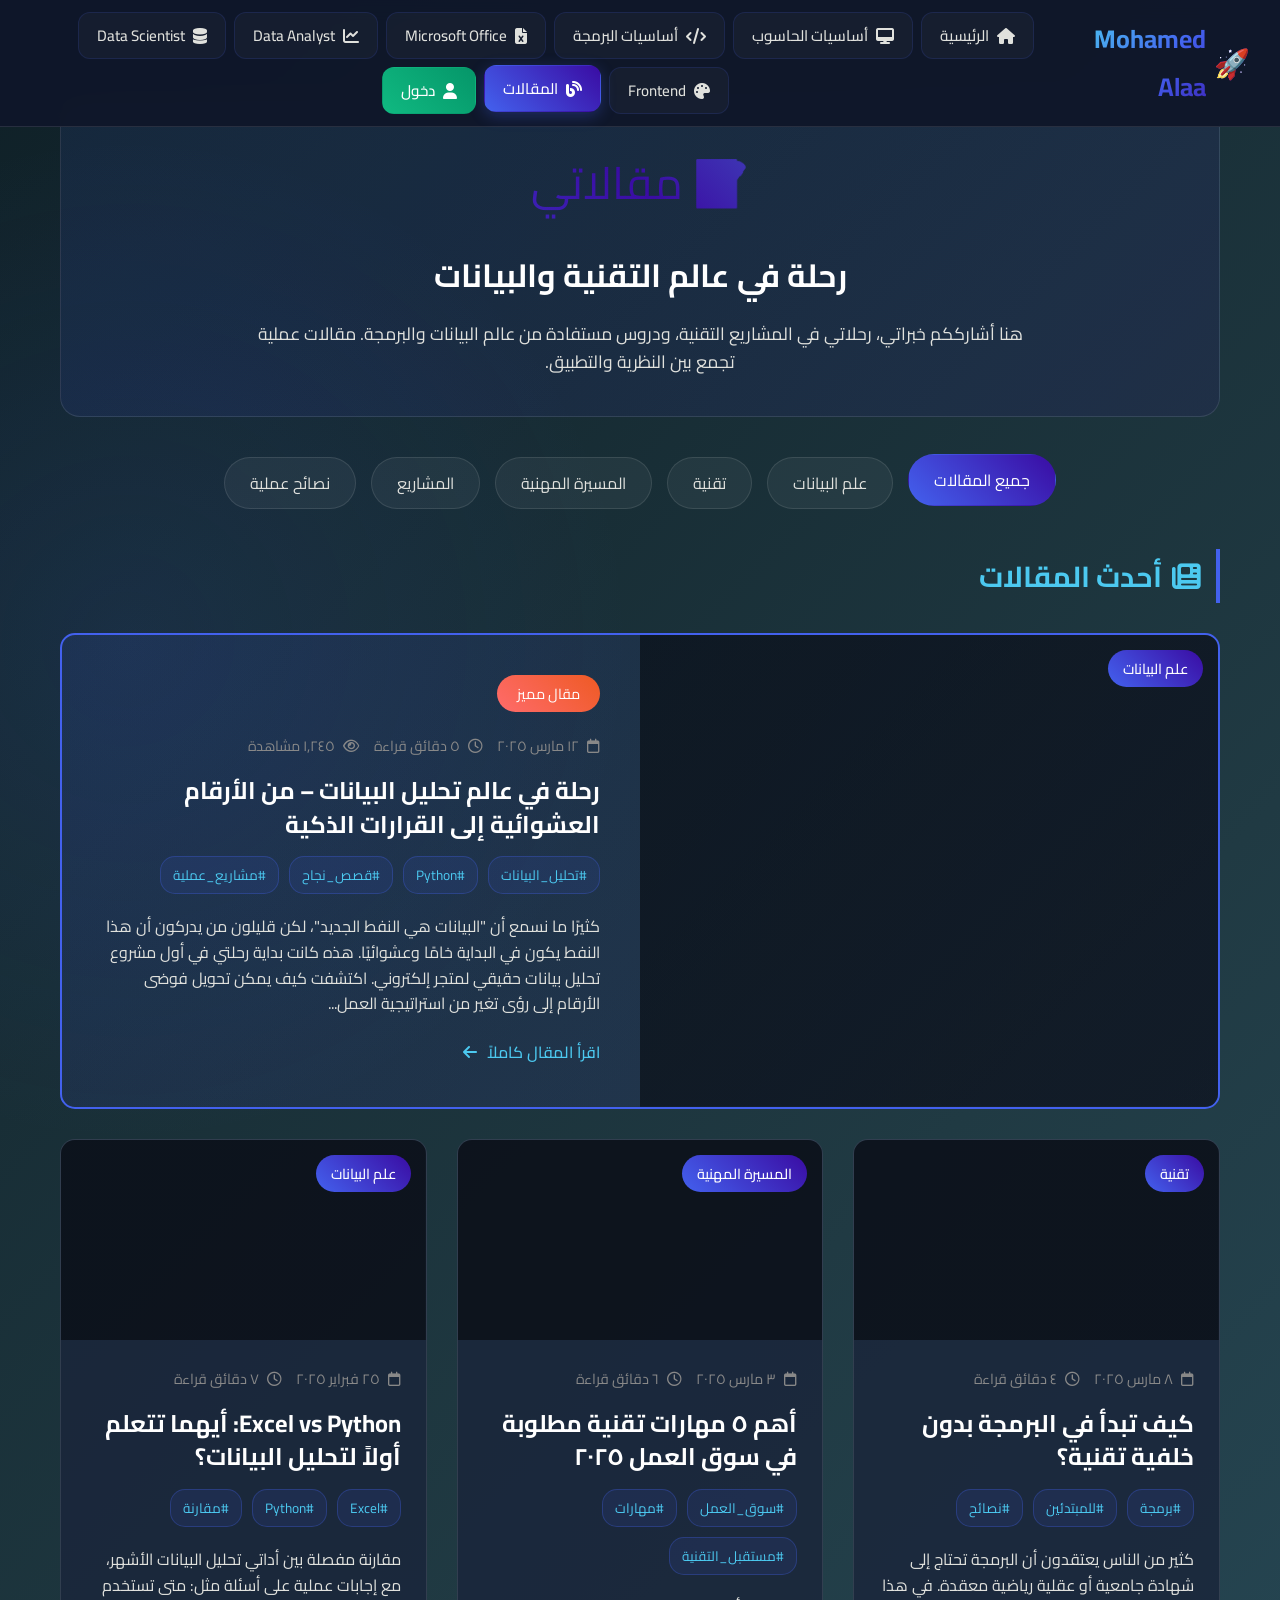
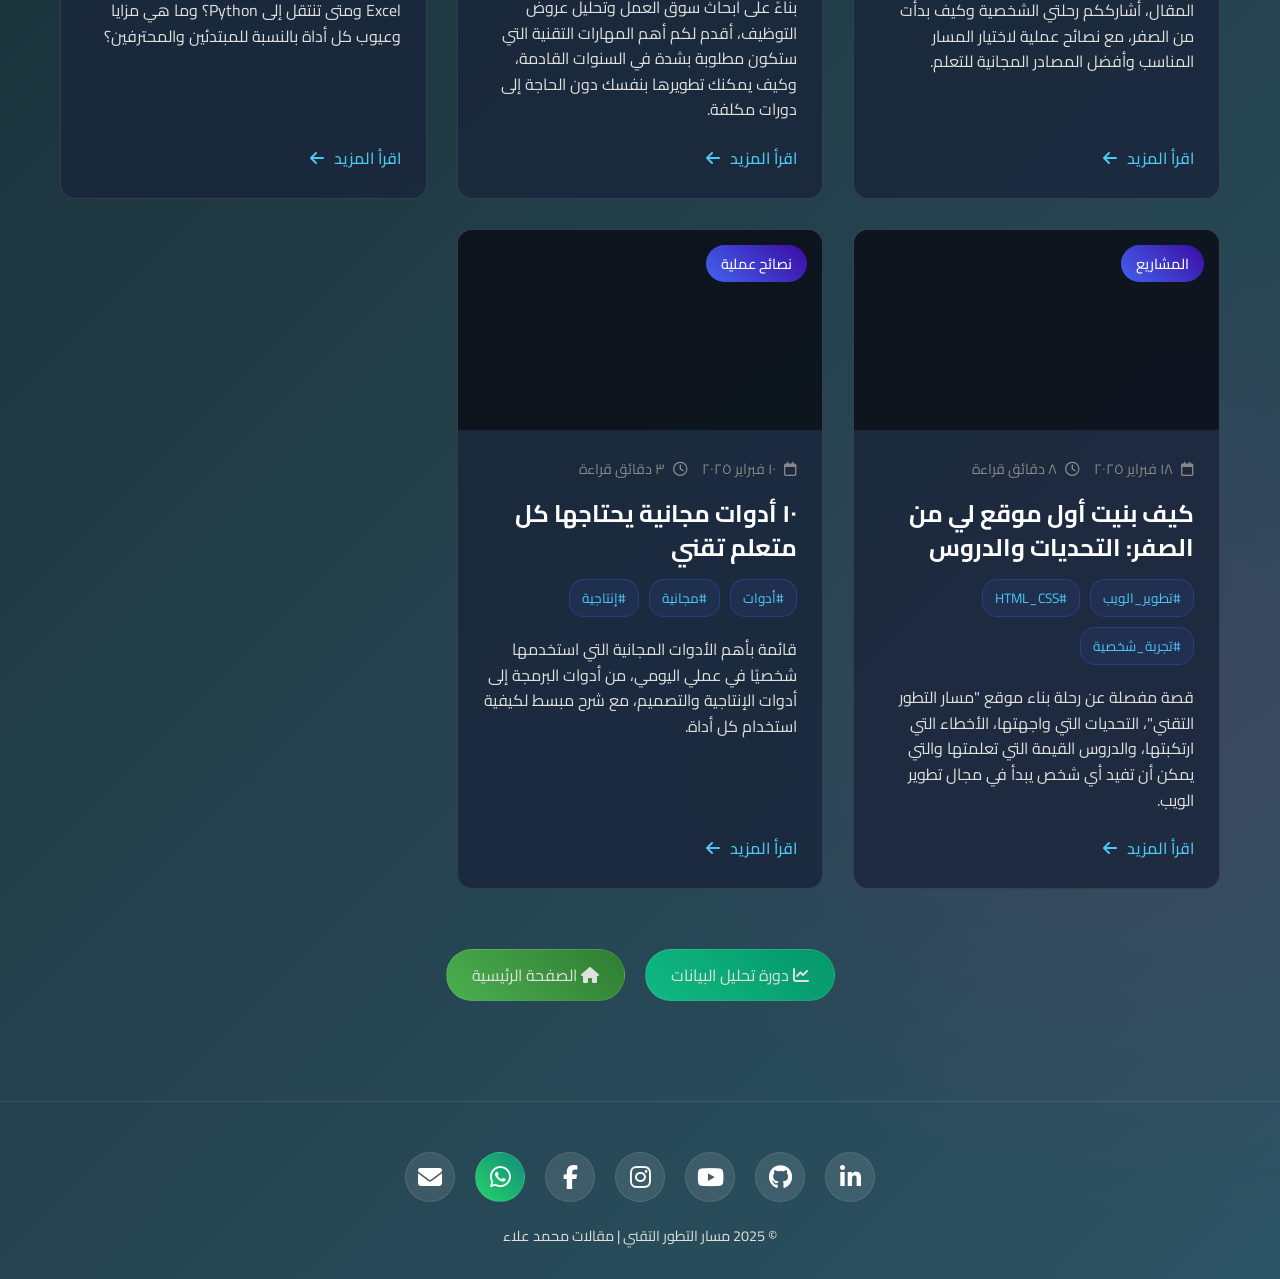
<file: blogs.html>
<!DOCTYPE html>
<html lang="ar" dir="rtl">
<head>
    <meta charset="UTF-8">
    <meta name="viewport" content="width=device-width, initial-scale=1.0, maximum-scale=1.5, user-scalable=yes">
    <title>مقالاتي | مسار التطور التقني - محمد علاء</title>
    <meta name="description" content="مدونة محمد علاء التقنية - مقالات في عالم البرمجة، تحليل البيانات، الذكاء الاصطناعي، وتطوير الويب">
    <link rel="icon" href="icons mohamed.png" type="image/png">
    <link rel="stylesheet" href="https://cdnjs.cloudflare.com/ajax/libs/font-awesome/6.4.0/css/all.min.css">
    <link href="https://fonts.googleapis.com/css2?family=Cairo:wght@400;500;600;700;800&display=swap" rel="stylesheet">
    
    <style>
        * {
            margin: 0;
            padding: 0;
            box-sizing: border-box;
        }

        body {
            font-family: 'Cairo', 'Segoe UI', Tahoma, Geneva, Verdana, sans-serif;
            background: linear-gradient(135deg, #0f2027, #203a43, #2c5364);
            color: #fff;
            min-height: 100vh;
            overflow-x: hidden;
            position: relative;
        }

        body::before {
            content: "";
            position: absolute;
            top: 0;
            left: 0;
            width: 100%;
            height: 100%;
            background: radial-gradient(circle at 10% 20%, rgba(67, 97, 238, 0.1) 0%, transparent 20%),
                        radial-gradient(circle at 90% 80%, rgba(247, 37, 133, 0.1) 0%, transparent 20%);
            z-index: -1;
        }

        /* ===== شريط التنقل الموحد ===== */
        .nav-container {
            background: rgba(15, 23, 42, 0.95);
            padding: 12px 0;
            position: fixed;
            top: 0;
            width: 100%;
            z-index: 1000;
            backdrop-filter: blur(10px);
            border-bottom: 1px solid rgba(255, 255, 255, 0.1);
            transition: all 0.3s ease;
        }

        .nav-container.scrolled {
            padding: 8px 0;
            background: rgba(15, 23, 42, 0.98);
            box-shadow: 0 5px 20px rgba(0, 0, 0, 0.3);
        }

        .nav-content {
            max-width: 1400px;
            margin: 0 auto;
            display: flex;
            justify-content: space-between;
            align-items: center;
            padding: 0 30px;
            position: relative;
        }

        .nav-logo {
            font-size: 1.6rem;
            font-weight: 700;
            background: linear-gradient(135deg, #4cc9f0, #4361ee, #3a0ca3);
            -webkit-background-clip: text;
            background-clip: text;
            color: transparent;
            text-decoration: none;
            display: flex;
            align-items: center;
            gap: 8px;
            transition: all 0.3s ease;
        }

        .nav-logo:hover {
            transform: scale(1.02);
        }

        .logo-icon {
            font-size: 1.8rem;
            background: none;
            -webkit-background-clip: unset;
            background-clip: unset;
            color: #4cc9f0;
        }

        .nav-links {
            display: flex;
            gap: 8px;
            flex-wrap: wrap;
            justify-content: center;
        }

        .nav-link {
            color: #e0e1dd;
            text-decoration: none;
            font-weight: 500;
            padding: 8px 18px;
            border-radius: 12px;
            transition: all 0.3s ease;
            background: rgba(255, 255, 255, 0.03);
            border: 1px solid rgba(67, 97, 238, 0.15);
            display: flex;
            align-items: center;
            gap: 8px;
            font-size: 0.95rem;
            position: relative;
            overflow: hidden;
        }

        .nav-link i {
            font-size: 1rem;
            transition: all 0.3s ease;
        }

        .nav-link::before {
            content: '';
            position: absolute;
            top: 0;
            left: 0;
            width: 0%;
            height: 100%;
            background: linear-gradient(45deg, #4361ee, #3a0ca3);
            transition: width 0.3s ease;
            z-index: -1;
            border-radius: 12px;
        }

        .nav-link:hover::before {
            width: 100%;
        }

        .nav-link:hover, .nav-link.active {
            color: white;
            border-color: transparent;
            transform: translateY(-2px);
        }

        .nav-link.active {
            background: linear-gradient(45deg, #4361ee, #3a0ca3);
            color: white;
            border-color: transparent;
            box-shadow: 0 4px 15px rgba(67, 97, 238, 0.3);
        }

        .login-btn {
            background: linear-gradient(45deg, #10b981, #059669);
            border-color: transparent;
            color: white;
        }

        .login-btn:hover {
            transform: translateY(-2px);
            box-shadow: 0 4px 15px rgba(16, 185, 129, 0.3);
        }

        .menu-toggle {
            display: none;
            font-size: 1.8rem;
            color: white;
            cursor: pointer;
            transition: all 0.3s ease;
            background: rgba(255, 255, 255, 0.1);
            width: 45px;
            height: 45px;
            border-radius: 12px;
            align-items: center;
            justify-content: center;
        }

        /* ===== الحاوية الرئيسية ===== */
        .container {
            max-width: 1200px;
            margin: 0 auto;
            padding: 20px;
            margin-top: 80px;
        }

        /* ===== هيدر الصفحة ===== */
        .page-header {
            text-align: center;
            padding: 40px 20px;
            background: linear-gradient(135deg, rgba(67, 97, 238, 0.1), rgba(58, 12, 163, 0.1));
            border-radius: 20px;
            margin-bottom: 40px;
            border: 1px solid rgba(255, 255, 255, 0.1);
        }

        .page-header .logo {
            font-size: 2.8rem;
            background: linear-gradient(45deg, #4361ee, #3a0ca3, #4cc9f0);
            -webkit-background-clip: text;
            background-clip: text;
            color: transparent;
            margin-bottom: 20px;
        }

        .page-header h1 {
            font-size: 2rem;
            margin-bottom: 15px;
        }

        .page-header .subtitle {
            font-size: 1.1rem;
            max-width: 800px;
            margin: 0 auto;
            color: #e0e1dd;
            line-height: 1.6;
        }

        /* ===== فلتر المقالات ===== */
        .articles-filter {
            display: flex;
            justify-content: center;
            gap: 15px;
            flex-wrap: wrap;
            margin-bottom: 40px;
        }

        .filter-btn {
            padding: 10px 25px;
            background: rgba(255, 255, 255, 0.05);
            border: 1px solid rgba(255, 255, 255, 0.1);
            color: #e0e1dd;
            border-radius: 50px;
            cursor: pointer;
            transition: all 0.3s ease;
            font-size: 1rem;
            font-family: 'Cairo', sans-serif;
        }

        .filter-btn:hover, .filter-btn.active {
            background: linear-gradient(45deg, #4361ee, #3a0ca3);
            color: white;
            transform: translateY(-3px);
            border-color: transparent;
        }

        /* ===== شبكة المقالات ===== */
        .articles-grid {
            display: grid;
            grid-template-columns: repeat(auto-fill, minmax(350px, 1fr));
            gap: 30px;
            margin-bottom: 60px;
        }

        .article-card {
            background: rgba(27, 38, 59, 0.85);
            border-radius: 15px;
            overflow: hidden;
            transition: all 0.4s ease;
            border: 1px solid rgba(255, 255, 255, 0.1);
            height: 100%;
            display: flex;
            flex-direction: column;
            opacity: 0;
            transform: translateY(20px);
            transition: opacity 0.6s ease, transform 0.6s ease;
        }

        .article-card:hover {
            transform: translateY(-10px);
            box-shadow: 0 15px 35px rgba(67, 97, 238, 0.2);
            border-color: #4361ee;
        }

        .article-image {
            height: 200px;
            width: 100%;
            background-size: cover;
            background-position: center;
            position: relative;
        }

        .article-category {
            position: absolute;
            top: 15px;
            right: 15px;
            background: linear-gradient(45deg, #4361ee, #3a0ca3);
            color: white;
            padding: 5px 15px;
            border-radius: 20px;
            font-size: 0.9rem;
            font-weight: 500;
        }

        .article-content {
            padding: 25px;
            flex-grow: 1;
            display: flex;
            flex-direction: column;
        }

        .featured-content {
            padding: 40px;
            display: flex;
            flex-direction: column;
            justify-content: center;
        }

        .article-meta {
            display: flex;
            gap: 15px;
            margin-bottom: 15px;
            color: #888;
            font-size: 0.9rem;
            flex-wrap: wrap;
        }

        .article-meta i {
            margin-left: 5px;
        }

        .article-content h3, .featured-content h3 {
            color: #fff;
            margin-bottom: 15px;
            font-size: 1.5rem;
            line-height: 1.4;
        }

        .article-content p, .featured-content p {
            color: #e0e1dd;
            line-height: 1.6;
            margin-bottom: 20px;
            flex-grow: 1;
        }

        .article-tags {
            display: flex;
            flex-wrap: wrap;
            gap: 10px;
            margin-bottom: 20px;
        }

        .article-tag {
            background: rgba(67, 97, 238, 0.1);
            color: #4cc9f0;
            padding: 5px 12px;
            border-radius: 15px;
            font-size: 0.85rem;
            border: 1px solid rgba(67, 97, 238, 0.3);
        }

        .read-more {
            display: inline-flex;
            align-items: center;
            gap: 10px;
            color: #4cc9f0;
            text-decoration: none;
            font-weight: 500;
            margin-top: auto;
            transition: all 0.3s ease;
        }

        .read-more:hover {
            gap: 15px;
            color: #fff;
        }

        /* ===== مقال مميز ===== */
        .featured-article {
            grid-column: 1 / -1;
            display: grid;
            grid-template-columns: 1fr 1fr;
            gap: 0;
            background: linear-gradient(135deg, rgba(67, 97, 238, 0.1), rgba(58, 12, 163, 0.1));
            border: 2px solid #4361ee;
        }

        .featured-article .article-image {
            height: 100%;
            min-height: 350px;
        }

        .featured-badge {
            display: inline-block;
            background: linear-gradient(45deg, #ff6b6b, #ee5a24);
            color: white;
            padding: 5px 20px;
            border-radius: 20px;
            font-size: 0.9rem;
            margin-bottom: 20px;
            align-self: flex-start;
        }

        /* ===== تفاصيل المقال ===== */
        .article-detail-content {
            background: rgba(15, 23, 42, 0.9);
            border-radius: 15px;
            padding: 40px;
            border: 1px solid rgba(255, 255, 255, 0.1);
            margin-bottom: 30px;
        }

        .article-detail-header {
            display: flex;
            justify-content: space-between;
            align-items: center;
            margin-bottom: 30px;
            flex-wrap: wrap;
            gap: 20px;
        }

        .article-detail-title {
            color: #4cc9f0;
            font-size: 2rem;
            margin-bottom: 10px;
        }

        .article-detail-meta {
            display: flex;
            gap: 20px;
            color: #888;
            margin-bottom: 20px;
            flex-wrap: wrap;
        }

        .article-detail-category {
            background: linear-gradient(45deg, #4361ee, #3a0ca3);
            color: white;
            padding: 8px 20px;
            border-radius: 20px;
            font-size: 0.9rem;
        }

        .article-detail-body {
            line-height: 1.8;
            color: #e0e1dd;
        }

        .article-detail-body h3 {
            color: #4cc9f0;
            margin: 30px 0 15px;
        }

        .article-detail-body h4 {
            color: #10b981;
            margin: 20px 0 10px;
        }

        .article-detail-body ul, .article-detail-body ol {
            padding-right: 30px;
            margin: 15px 0;
        }

        .article-detail-body li {
            margin: 8px 0;
        }

        .article-detail-body table {
            width: 100%;
            border-collapse: collapse;
            margin: 20px 0;
        }

        .article-detail-body th, .article-detail-body td {
            padding: 12px;
            border-bottom: 1px solid rgba(255,255,255,0.1);
            text-align: right;
        }

        .article-detail-body th {
            background: rgba(67, 97, 238, 0.3);
        }

        .section-title {
            font-size: 1.8rem;
            margin-bottom: 30px;
            display: flex;
            align-items: center;
            gap: 10px;
            color: #4cc9f0;
            border-right: 4px solid #4361ee;
            padding-right: 15px;
        }

        /* ===== الفوتر ===== */
        footer {
            text-align: center;
            padding: 30px 0;
            margin-top: 40px;
            border-top: 1px solid rgba(255, 255, 255, 0.1);
        }

        .social-icons {
            display: flex;
            justify-content: center;
            gap: 20px;
            margin: 20px 0;
            flex-wrap: wrap;
        }

        .social-icon {
            width: 50px;
            height: 50px;
            border-radius: 50%;
            background: rgba(255, 255, 255, 0.1);
            display: flex;
            align-items: center;
            justify-content: center;
            font-size: 1.5rem;
            transition: all 0.3s ease;
            text-decoration: none;
            color: #fff;
            border: 1px solid rgba(255, 255, 255, 0.1);
        }

        .social-icon:hover {
            background: #4361ee;
            transform: translateY(-5px);
        }

        .copyright {
            color: #e0e1dd;
            font-size: 0.9rem;
        }

        /* ===== زر العودة للأعلى ===== */
        .back-to-top {
            position: fixed;
            bottom: 30px;
            right: 30px;
            width: 50px;
            height: 50px;
            border-radius: 50%;
            background: linear-gradient(45deg, #4361ee, #3a0ca3);
            color: white;
            border: none;
            cursor: pointer;
            display: none;
            align-items: center;
            justify-content: center;
            font-size: 20px;
            transition: all 0.3s ease;
            z-index: 1000;
        }

        .back-to-top:hover {
            transform: translateY(-3px);
        }

        /* ===== متجاوب ===== */
        @media (max-width: 992px) {
            .featured-article {
                grid-template-columns: 1fr;
            }
            .featured-article .article-image {
                height: 250px;
            }
            .article-detail-title {
                font-size: 1.5rem;
            }
        }

        @media (max-width: 900px) {
            .menu-toggle {
                display: flex;
            }
            
            .nav-links {
                position: fixed;
                top: 70px;
                right: -100%;
                width: 280px;
                height: calc(100vh - 70px);
                background: rgba(15, 23, 42, 0.98);
                backdrop-filter: blur(10px);
                flex-direction: column;
                padding: 20px;
                gap: 10px;
                transition: right 0.3s ease;
                border-left: 1px solid rgba(255, 255, 255, 0.1);
                z-index: 999;
            }
            
            .nav-links.active {
                right: 0;
            }
            
            .nav-link {
                width: 100%;
                justify-content: center;
                padding: 12px 20px;
            }
            
            .nav-content {
                padding: 0 20px;
            }
            
            .container {
                margin-top: 100px;
            }
            .article-detail-content {
                padding: 20px;
            }
        }

        @media (max-width: 768px) {
            .page-header .logo {
                font-size: 2rem;
            }
            .page-header h1 {
                font-size: 1.5rem;
            }
            .articles-grid {
                grid-template-columns: 1fr;
            }
            .articles-filter {
                gap: 10px;
            }
            .filter-btn {
                padding: 8px 20px;
                font-size: 0.9rem;
            }
            .article-detail-header {
                flex-direction: column;
                align-items: flex-start;
            }
            .article-detail-title {
                font-size: 1.3rem;
            }
        }

        @media (max-width: 576px) {
            .article-meta {
                flex-direction: column;
                gap: 5px;
            }
            .featured-content {
                padding: 25px;
            }
            .article-content h3, .featured-content h3 {
                font-size: 1.2rem;
            }
            .back-to-top {
                width: 40px;
                height: 40px;
                font-size: 16px;
                bottom: 20px;
                right: 20px;
            }
            .article-detail-body {
                font-size: 0.95rem;
            }
        }

        /* ===== أنيميشن ===== */
        @keyframes fadeIn {
            from { opacity: 0; transform: translateY(20px); }
            to { opacity: 1; transform: translateY(0); }
        }
    </style>
</head>
<body>

    <!-- ===== شريط التنقل الموحد ===== -->
    <nav class="nav-container">
        <div class="nav-content">
            <a href="index.html" class="nav-logo">
                <span class="logo-icon">🚀</span>
                Mohamed Alaa
            </a>
            <div class="nav-links">
                <a href="index.html" class="nav-link"><i class="fas fa-home"></i><span>الرئيسية</span></a>
                <a href="Computer_basics.html" class="nav-link"><i class="fas fa-desktop"></i><span>أساسيات الحاسوب</span></a>
                <a href="programming-basics.html" class="nav-link"><i class="fas fa-code"></i><span>أساسيات البرمجة</span></a>
                <a href="Microsoft_Office.html" class="nav-link"><i class="fas fa-file-excel"></i><span>Microsoft Office</span></a>
                <a href="data-analyst-course.html" class="nav-link"><i class="fas fa-chart-line"></i><span>Data Analyst</span></a>
                <a href="data-scientist-course.html" class="nav-link"><i class="fas fa-database"></i><span>Data Scientist</span></a>
                <a href="frontend-roadmap.html" class="nav-link"><i class="fas fa-palette"></i><span>Frontend</span></a>
                <a href="blogs.html" class="nav-link active"><i class="fas fa-blog"></i><span>المقالات</span></a>
                <a href="login.html" class="nav-link login-btn"><i class="fas fa-user"></i><span>دخول</span></a>
            </div>
            <div class="menu-toggle" id="mobile-menu">
                <i class="fas fa-bars"></i>
            </div>
        </div>
    </nav>

    <!-- ===== الحاوية الرئيسية ===== -->
    <div class="container">
        <!-- ===== هيدر الصفحة ===== -->
        <header class="page-header">
            <div class="logo">📝 مقالاتي</div>
            <h1>رحلة في عالم التقنية والبيانات</h1>
            <p class="subtitle">
                هنا أشارككم خبراتي، رحلاتي في المشاريع التقنية، ودروس مستفادة من عالم البيانات والبرمجة.
                مقالات عملية تجمع بين النظرية والتطبيق.
            </p>
        </header>

        <!-- ===== فلتر المقالات ===== -->
        <div class="articles-filter">
            <button class="filter-btn active" data-filter="all">جميع المقالات</button>
            <button class="filter-btn" data-filter="data-science">علم البيانات</button>
            <button class="filter-btn" data-filter="technology">تقنية</button>
            <button class="filter-btn" data-filter="career">المسيرة المهنية</button>
            <button class="filter-btn" data-filter="projects">المشاريع</button>
            <button class="filter-btn" data-filter="tips">نصائح عملية</button>
        </div>

        <!-- ===== قائمة المقالات ===== -->
        <section class="articles-section" id="articles-list">
            <h2 class="section-title">
                <i class="fas fa-newspaper"></i> أحدث المقالات
            </h2>
            
            <div class="articles-grid">
                <!-- المقال 1: مقال مميز -->
                <article class="article-card featured-article" data-category="data-science projects">
                    <div class="article-image" style="background-image: linear-gradient(rgba(0,0,0,0.5), rgba(0,0,0,0.5)), url('https://images.unsplash.com/photo-1551288049-bebda4e38f71?ixlib=rb-1.2.1&auto=format&fit=crop&w=1350&q=80');">
                        <div class="article-category">علم البيانات</div>
                    </div>
                    <div class="featured-content">
                        <span class="featured-badge">مقال مميز</span>
                        <div class="article-meta">
                            <span><i class="far fa-calendar"></i> ١٢ مارس ٢٠٢٥</span>
                            <span><i class="far fa-clock"></i> ٥ دقائق قراءة</span>
                            <span><i class="far fa-eye"></i> ١,٢٤٥ مشاهدة</span>
                        </div>
                        <h3>رحلة في عالم تحليل البيانات – من الأرقام العشوائية إلى القرارات الذكية</h3>
                        <div class="article-tags">
                            <span class="article-tag">#تحليل_البيانات</span>
                            <span class="article-tag">#Python</span>
                            <span class="article-tag">#قصص_نجاح</span>
                            <span class="article-tag">#مشاريع_عملية</span>
                        </div>
                        <p>
                            كثيرًا ما نسمع أن "البيانات هي النفط الجديد"، لكن قليلون من يدركون أن هذا النفط يكون في البداية خامًا وعشوائيًا. هذه كانت بداية رحلتي في أول مشروع تحليل بيانات حقيقي لمتجر إلكتروني. اكتشفت كيف يمكن تحويل فوضى الأرقام إلى رؤى تغير من استراتيجية العمل...
                        </p>
                        <a href="#" class="read-more" data-article="data-science">
                            اقرأ المقال كاملاً <i class="fas fa-arrow-left"></i>
                        </a>
                    </div>
                </article>

                <!-- المقال 2 -->
                <article class="article-card" data-category="technology tips">
                    <div class="article-image" style="background-image: linear-gradient(rgba(0,0,0,0.5), rgba(0,0,0,0.5)), url('https://images.unsplash.com/photo-1518709268805-4e9042af2176?ixlib=rb-1.2.1&auto=format&fit=crop&w=1350&q=80');">
                        <div class="article-category">تقنية</div>
                    </div>
                    <div class="article-content">
                        <div class="article-meta">
                            <span><i class="far fa-calendar"></i> ٨ مارس ٢٠٢٥</span>
                            <span><i class="far fa-clock"></i> ٤ دقائق قراءة</span>
                        </div>
                        <h3>كيف تبدأ في البرمجة بدون خلفية تقنية؟</h3>
                        <div class="article-tags">
                            <span class="article-tag">#برمجة</span>
                            <span class="article-tag">#للمبتدئين</span>
                            <span class="article-tag">#نصائح</span>
                        </div>
                        <p>
                            كثير من الناس يعتقدون أن البرمجة تحتاج إلى شهادة جامعية أو عقلية رياضية معقدة. في هذا المقال، أشارككم رحلتي الشخصية وكيف بدأت من الصفر، مع نصائح عملية لاختيار المسار المناسب وأفضل المصادر المجانية للتعلم.
                        </p>
                        <a href="#" class="read-more" data-article="programming">
                            اقرأ المزيد <i class="fas fa-arrow-left"></i>
                        </a>
                    </div>
                </article>

                <!-- المقال 3 -->
                <article class="article-card" data-category="career">
                    <div class="article-image" style="background-image: linear-gradient(rgba(0,0,0,0.5), rgba(0,0,0,0.5)), url('https://images.unsplash.com/photo-1521791136064-7986c2920216?ixlib=rb-1.2.1&auto=format&fit=crop&w=1350&q=80');">
                        <div class="article-category">المسيرة المهنية</div>
                    </div>
                    <div class="article-content">
                        <div class="article-meta">
                            <span><i class="far fa-calendar"></i> ٣ مارس ٢٠٢٥</span>
                            <span><i class="far fa-clock"></i> ٦ دقائق قراءة</span>
                        </div>
                        <h3>أهم ٥ مهارات تقنية مطلوبة في سوق العمل ٢٠٢٥</h3>
                        <div class="article-tags">
                            <span class="article-tag">#سوق_العمل</span>
                            <span class="article-tag">#مهارات</span>
                            <span class="article-tag">#مستقبل_التقنية</span>
                        </div>
                        <p>
                            بناءً على أبحاث سوق العمل وتحليل عروض التوظيف، أقدم لكم أهم المهارات التقنية التي ستكون مطلوبة بشدة في السنوات القادمة، وكيف يمكنك تطويرها بنفسك دون الحاجة إلى دورات مكلفة.
                        </p>
                        <a href="#" class="read-more" data-article="career">
                            اقرأ المزيد <i class="fas fa-arrow-left"></i>
                        </a>
                    </div>
                </article>

                <!-- المقال 4 -->
                <article class="article-card" data-category="data-science">
                    <div class="article-image" style="background-image: linear-gradient(rgba(0,0,0,0.5), rgba(0,0,0,0.5)), url('https://images.unsplash.com/photo-1551288049-bebda4e38f71?ixlib=rb-1.2.1&auto=format&fit=crop&w=1350&q=80');">
                        <div class="article-category">علم البيانات</div>
                    </div>
                    <div class="article-content">
                        <div class="article-meta">
                            <span><i class="far fa-calendar"></i> ٢٥ فبراير ٢٠٢٥</span>
                            <span><i class="far fa-clock"></i> ٧ دقائق قراءة</span>
                        </div>
                        <h3>Excel vs Python: أيهما تتعلم أولاً لتحليل البيانات؟</h3>
                        <div class="article-tags">
                            <span class="article-tag">#Excel</span>
                            <span class="article-tag">#Python</span>
                            <span class="article-tag">#مقارنة</span>
                        </div>
                        <p>
                            مقارنة مفصلة بين أداتي تحليل البيانات الأشهر، مع إجابات عملية على أسئلة مثل: متى تستخدم Excel ومتى تنتقل إلى Python؟ وما هي مزايا وعيوب كل أداة بالنسبة للمبتدئين والمحترفين؟
                        </p>
                        <a href="#" class="read-more" data-article="excel-python">
                            اقرأ المزيد <i class="fas fa-arrow-left"></i>
                        </a>
                    </div>
                </article>

                <!-- المقال 5 -->
                <article class="article-card" data-category="projects">
                    <div class="article-image" style="background-image: linear-gradient(rgba(0,0,0,0.5), rgba(0,0,0,0.5)), url('https://images.unsplash.com/photo-1460925895917-afdab827c52f?ixlib=rb-1.2.1&auto=format&fit=crop&w=1350&q=80');">
                        <div class="article-category">المشاريع</div>
                    </div>
                    <div class="article-content">
                        <div class="article-meta">
                            <span><i class="far fa-calendar"></i> ١٨ فبراير ٢٠٢٥</span>
                            <span><i class="far fa-clock"></i> ٨ دقائق قراءة</span>
                        </div>
                        <h3>كيف بنيت أول موقع لي من الصفر: التحديات والدروس</h3>
                        <div class="article-tags">
                            <span class="article-tag">#تطوير_الويب</span>
                            <span class="article-tag">#HTML_CSS</span>
                            <span class="article-tag">#تجربة_شخصية</span>
                        </div>
                        <p>
                            قصة مفصلة عن رحلة بناء موقع "مسار التطور التقني"، التحديات التي واجهتها، الأخطاء التي ارتكبتها، والدروس القيمة التي تعلمتها والتي يمكن أن تفيد أي شخص يبدأ في مجال تطوير الويب.
                        </p>
                        <a href="#" class="read-more" data-article="website-project">
                            اقرأ المزيد <i class="fas fa-arrow-left"></i>
                        </a>
                    </div>
                </article>

                <!-- المقال 6 -->
                <article class="article-card" data-category="tips">
                    <div class="article-image" style="background-image: linear-gradient(rgba(0,0,0,0.5), rgba(0,0,0,0.5)), url('https://images.unsplash.com/photo-1542744095-fcf48d80b0fd?ixlib=rb-1.2.1&auto=format&fit=crop&w=1350&q=80');">
                        <div class="article-category">نصائح عملية</div>
                    </div>
                    <div class="article-content">
                        <div class="article-meta">
                            <span><i class="far fa-calendar"></i> ١٠ فبراير ٢٠٢٥</span>
                            <span><i class="far fa-clock"></i> ٣ دقائق قراءة</span>
                        </div>
                        <h3>١٠ أدوات مجانية يحتاجها كل متعلم تقني</h3>
                        <div class="article-tags">
                            <span class="article-tag">#أدوات</span>
                            <span class="article-tag">#مجانية</span>
                            <span class="article-tag">#إنتاجية</span>
                        </div>
                        <p>
                            قائمة بأهم الأدوات المجانية التي استخدمها شخصيًا في عملي اليومي، من أدوات البرمجة إلى أدوات الإنتاجية والتصميم، مع شرح مبسط لكيفية استخدام كل أداة.
                        </p>
                        <a href="#" class="read-more" data-article="tools">
                            اقرأ المزيد <i class="fas fa-arrow-left"></i>
                        </a>
                    </div>
                </article>
            </div>
        </section>

        <!-- ===== تفاصيل المقال المختار ===== -->
        <section id="article-details" class="articles-section" style="display: none;">
            <h2 class="section-title">
                <i class="fas fa-file-alt"></i> تفاصيل المقال
            </h2>
            
            <div class="article-detail-content" id="article-content">
                <!-- يتم تحميل محتوى المقال هنا ديناميكياً -->
            </div>
            
            <div style="text-align: center; margin-top: 40px;">
                <button id="back-to-articles" class="filter-btn" style="padding: 12px 30px;">
                    <i class="fas fa-arrow-right"></i> العودة إلى قائمة المقالات
                </button>
            </div>
        </section>

        <!-- ===== روابط التنقل ===== -->
        <div style="display: flex; justify-content: center; gap: 20px; flex-wrap: wrap; margin: 40px 0;">
            <a href="data-analyst-course.html" class="filter-btn" style="text-decoration: none; text-align: center; background: linear-gradient(45deg, #10b981, #059669);">
                <i class="fas fa-chart-line"></i> دورة تحليل البيانات
            </a>
            <a href="index.html" class="filter-btn" style="text-decoration: none; text-align: center; background: linear-gradient(45deg, #4caf50, #2e7d32);">
                <i class="fas fa-home"></i> الصفحة الرئيسية
            </a>
        </div>
    </div>

    <!-- ===== الفوتر ===== -->
    <footer id="contact">
        <div class="social-icons">
            <a href="https://www.linkedin.com/in/mohamed-ala-a-2b333533a" class="social-icon" target="_blank"><i class="fab fa-linkedin-in"></i></a>
            <a href="https://github.com/muham-ed/skills-github-pages" class="social-icon" target="_blank"><i class="fab fa-github"></i></a>
            <a href="https://www.youtube.com/channel/UCS5vFLuP5h1NTgvHiM2oJHQ" class="social-icon" target="_blank"><i class="fab fa-youtube"></i></a>
            <a href="https://www.instagram.com/mohmedalaaaldin/?" class="social-icon" target="_blank"><i class="fab fa-instagram"></i></a>
            <a href="https://www.facebook.com/profile.php?id=61550839582471&locale=ar_AR" class="social-icon" target="_blank"><i class="fab fa-facebook-f"></i></a>
            <a href="https://wa.me/201060828627" class="social-icon" target="_blank" style="background: linear-gradient(45deg, #25D366, #128C7E);"><i class="fab fa-whatsapp"></i></a>
            <a href="mailto:mohamedalaaaldinabotasa@gmail.com" class="social-icon"><i class="fas fa-envelope"></i></a>
        </div>
        <p class="copyright">© 2025 مسار التطور التقني | مقالات محمد علاء</p>
    </footer>

    <button class="back-to-top" id="backToTop"><i class="fas fa-arrow-up"></i></button>

    <script>
        document.addEventListener('DOMContentLoaded', function() {
            // ===== قائمة الجوال =====
            const menuToggle = document.getElementById('mobile-menu');
            const navLinks = document.querySelector('.nav-links');
            
            if (menuToggle) {
                menuToggle.addEventListener('click', function() {
                    navLinks.classList.toggle('active');
                    const icon = this.querySelector('i');
                    if (navLinks.classList.contains('active')) {
                        icon.classList.remove('fa-bars');
                        icon.classList.add('fa-times');
                    } else {
                        icon.classList.remove('fa-times');
                        icon.classList.add('fa-bars');
                    }
                });
            }

            document.querySelectorAll('.nav-link').forEach(link => {
                link.addEventListener('click', () => {
                    if (window.innerWidth <= 900 && navLinks) {
                        navLinks.classList.remove('active');
                        if (menuToggle) {
                            const icon = menuToggle.querySelector('i');
                            icon.classList.remove('fa-times');
                            icon.classList.add('fa-bars');
                        }
                    }
                });
            });

            // تأثير التمرير على الهيدر
            window.addEventListener('scroll', function() {
                const nav = document.querySelector('.nav-container');
                if (window.scrollY > 50) {
                    nav.classList.add('scrolled');
                } else {
                    nav.classList.remove('scrolled');
                }
            });

            // زر العودة للأعلى
            const backBtn = document.getElementById('backToTop');
            window.addEventListener('scroll', () => {
                backBtn.style.display = window.scrollY > 300 ? 'flex' : 'none';
            });
            backBtn.addEventListener('click', () => {
                window.scrollTo({ top: 0, behavior: 'smooth' });
            });

            // ===== فلترة المقالات =====
            const filterBtns = document.querySelectorAll('.filter-btn');
            const articleCards = document.querySelectorAll('.article-card');
            
            filterBtns.forEach(btn => {
                btn.addEventListener('click', function() {
                    filterBtns.forEach(b => b.classList.remove('active'));
                    this.classList.add('active');
                    
                    const filter = this.getAttribute('data-filter');
                    
                    articleCards.forEach(card => {
                        const categories = card.getAttribute('data-category').split(' ');
                        
                        if (filter === 'all' || categories.some(cat => cat.includes(filter))) {
                            card.style.display = 'flex';
                            setTimeout(() => {
                                card.style.opacity = '1';
                                card.style.transform = 'translateY(0)';
                            }, 10);
                        } else {
                            card.style.opacity = '0';
                            card.style.transform = 'translateY(20px)';
                            setTimeout(() => {
                                card.style.display = 'none';
                            }, 300);
                        }
                    });
                });
            });
            
            // ===== محتوى المقالات الكامل =====
            const articlesData = {
                'data-science': {
                    title: 'رحلة في عالم تحليل البيانات – من الأرقام العشوائية إلى القرارات الذكية',
                    date: '١٢ مارس ٢٠٢٥',
                    readTime: '٥ دقائق قراءة',
                    views: '١,٢٤٥ مشاهدة',
                    category: 'علم البيانات',
                    tags: ['#تحليل_البيانات', '#Python', '#قصص_نجاح', '#مشاريع_عملية'],
                    content: `
                        <div class="article-detail-header">
                            <div>
                                <h2 class="article-detail-title">رحلة في عالم تحليل البيانات – من الأرقام العشوائية إلى القرارات الذكية</h2>
                                <div class="article-detail-meta">
                                    <span><i class="far fa-calendar"></i> ١٢ مارس ٢٠٢٥</span>
                                    <span><i class="far fa-clock"></i> ٥ دقائق قراءة</span>
                                    <span><i class="far fa-eye"></i> ١,٢٤٥ مشاهدة</span>
                                </div>
                            </div>
                            <span class="article-detail-category">علم البيانات</span>
                        </div>
                        <div class="article-detail-body">
                            <h3>📊 من الفوضى إلى النظام: رحلتي في اكتشاف أسرار البيانات</h3>
                            <p>كثيرًا ما نسمع أن "البيانات هي النفط الجديد"، لكن قليلون من يدركون أن هذا النفط يكون في البداية خامًا وعشوائيًا، ينتظر من يحوله إلى وقود للقرارات الذكية. هذه كانت بداية رحلتي في أول مشروع تحليل بيانات حقيقي لمتجر إلكتروني.</p>
                            <p>واجهت مجموعة بيانات ضخمة عن أنماط التسوق لمتجر إلكتروني - كانت تبدو كفوضى من الأرقام والتواريخ والرموز. لكنني آمنت بأن وراء كل رقم قصة، ووراء كل عمود إحصائي قرار يمكن أن يغير مسار عمل.</p>
                            <h3>🔍 التحليل العملي: خطوة بخطوة</h3>
                            <p>اتبعت منهجية علم البيانات المنظمة:</p>
                            <ul>
                                <li><strong>تنظيف البيانات:</strong> قضيت ساعات في إزالة التناقضات وتصحيح الأخطاء. تعلمت أن 80% من وقت عالم البيانات يضيع في تنظيف البيانات!</li>
                                <li><strong>الاستكشاف:</strong> باستخدام Python وJupyter Notebook، بحثت عن العلاقات المخفية بين المتغيرات المختلفة.</li>
                                <li><strong>التصور:</strong> حولت الأرقام إلى رسوم بيانية تكشف الأنماط والاتجاهات الخفية.</li>
                                <li><strong>الاستخلاص:</strong> اكتشفت رؤى قيمة مثل تأثير توقيت الشراء على قيمة السلة.</li>
                            </ul>
                            <div style="margin: 30px 0; padding: 25px; background: linear-gradient(135deg, rgba(67, 97, 238, 0.1), rgba(58, 12, 163, 0.1)); border-radius: 10px; border-right: 4px solid #4361ee;">
                                <h4 style="color: #4cc9f0; margin-bottom: 15px;">💡 اكتشاف رئيسي:</h4>
                                <p style="font-size: 1.2rem; font-style: italic;">العملاء الذين يشترون في الصباح الباكر ينفقون 30% أكثر من أولئك الذين يشترون في أوقات أخرى!</p>
                            </div>
                            <h3>💡 التحول الحقيقي: من التحليل إلى التطبيق</h3>
                            <p>لم يكن الإنجاز في التحليل التقني فقط، بل في تحويل البصائر إلى قرارات:</p>
                            <div style="display: grid; grid-template-columns: repeat(auto-fit, minmax(250px, 1fr)); gap: 20px; margin: 20px 0;">
                                <div style="background: rgba(255,255,255,0.05); padding: 20px; border-radius: 10px;"><h4>🕒 تحسين التوقيت</h4><p>تغيير ساعات العروض لتصبح في الصباح الباكر</p></div>
                                <div style="background: rgba(255,255,255,0.05); padding: 20px; border-radius: 10px;"><h4>🎁 تحسين العروض</h4><p>تجميع المنتجات التي تُشترى معًا في عروض مشتركة</p></div>
                                <div style="background: rgba(255,255,255,0.05); padding: 20px; border-radius: 10px;"><h4>👥 تخصيص الخدمات</h4><p>تصميم برامج ولاء مخصصة لفئات معينة من العملاء</p></div>
                            </div>
                            <h3>🎯 الدرس المستفاد</h3>
                            <p>هذا المشروع علمني أن مهارة تحليل البيانات ليست مجرد برمجة أو إحصاء، بل هي <strong>فن تحويل الفوضى إلى نظام، والأرقام إلى قصص، والمعلومات إلى حكمة</strong>. إنها الجسر الذي يربط بين عالم البيانات الصماء وعالم القرارات الذكية.</p>
                        </div>
                    `
                },
                'programming': {
                    title: 'كيف تبدأ في البرمجة بدون خلفية تقنية؟',
                    date: '٨ مارس ٢٠٢٥',
                    readTime: '٤ دقائق قراءة',
                    category: 'تقنية',
                    tags: ['#برمجة', '#للمبتدئين', '#نصائح'],
                    content: `
                        <div class="article-detail-header">
                            <div>
                                <h2 class="article-detail-title">كيف تبدأ في البرمجة بدون خلفية تقنية؟</h2>
                                <div class="article-detail-meta">
                                    <span><i class="far fa-calendar"></i> ٨ مارس ٢٠٢٥</span>
                                    <span><i class="far fa-clock"></i> ٤ دقائق قراءة</span>
                                </div>
                            </div>
                            <span class="article-detail-category">تقنية</span>
                        </div>
                        <div class="article-detail-body">
                            <p>كنت مثلك تماماً، أظن أن البرمجة تحتاج إلى عقل رياضي معقد أو شهادة جامعية في علوم الحاسوب. لكن الحقيقة مختلفة تماماً!</p>
                            <h3>🚀 رحلتي الشخصية</h3>
                            <p>بدأت رحلتي في البرمجة من الصفر المطلق. لم أكن أعرف شيئاً عن الأكواد أو الخوارزميات. كل ما كان لدي هو فضول شديد ورغبة في تعلم شيء جديد.</p>
                            <h3>📚 الخطوات العملية للبداية</h3>
                            <ol>
                                <li><strong>اختر لغة برمجة سهلة:</strong> أنصح دائماً بـPython كبداية، لأنها بسيطة وقريبة من اللغة الإنجليزية.</li>
                                <li><strong>ابدأ بمشاريع صغيرة:</strong> لا تحاول بناء تطبيق كامل من اليوم الأول. ابدأ ببرنامج بسيط مثل آلة حاسبة.</li>
                                <li><strong>استخدم المصادر المجانية:</strong> هناك كنوز مجانية على YouTube ومواقع مثل freeCodeCamp.</li>
                                <li><strong>مارس يومياً:</strong> حتى لو لمدة 30 دقيقة فقط، الممارسة اليومية هي سر التقدم.</li>
                                <li><strong>لا تخاف من الأخطاء:</strong> الأخطاء جزء من التعلم، كل مبرمج محترف كان يوماً ما مبتدئاً يرتكب أخطاء.</li>
                            </ol>
                            <div style="margin: 30px 0; padding: 20px; background: rgba(16, 185, 129, 0.1); border-radius: 10px; border-right: 3px solid #10b981;">
                                <h4 style="color: #10b981;">🌟 رسالة تحفيزية</h4>
                                <p>تذكر: كل مبرمج عظيم بدأ من حيث أنت الآن. المهم هو البداية والاستمرار. لا تستسلم عند أول عقبة، فكل خطأ يجعلك أقرب إلى الاحتراف.</p>
                            </div>
                            <h3>💡 نصائح ذهبية للمبتدئين</h3>
                            <ul>
                                <li>لا تقارن نفسك بالمبرمجين المحترفين</li>
                                <li>ركز على تعلم أساسيات البرمجة قبل التعمق في التقنيات المتقدمة</li>
                                <li>انضم لمجتمعات المبرمجين على Discord أو Reddit</li>
                                <li>حاول أن تعيد كتابة الأكواد التي تراها بدلاً من نسخها فقط</li>
                            </ul>
                            <p>تذكر: كل مبرمج عظيم بدأ من حيث أنت الآن. المهم هو البداية والاستمرار.</p>
                        </div>
                    `
                },
                'career': {
                    title: 'أهم ٥ مهارات تقنية مطلوبة في سوق العمل ٢٠٢٥',
                    date: '٣ مارس ٢٠٢٥',
                    readTime: '٦ دقائق قراءة',
                    category: 'المسيرة المهنية',
                    tags: ['#سوق_العمل', '#مهارات', '#مستقبل_التقنية'],
                    content: `
                        <div class="article-detail-header">
                            <div>
                                <h2 class="article-detail-title">أهم ٥ مهارات تقنية مطلوبة في سوق العمل ٢٠٢٥</h2>
                                <div class="article-detail-meta">
                                    <span><i class="far fa-calendar"></i> ٣ مارس ٢٠٢٥</span>
                                    <span><i class="far fa-clock"></i> ٦ دقائق قراءة</span>
                                </div>
                            </div>
                            <span class="article-detail-category">المسيرة المهنية</span>
                        </div>
                        <div class="article-detail-body">
                            <p>بناءً على أبحاث سوق العمل وتحليل المئات من عروض التوظيف، إليك أهم المهارات التقنية التي ستكون مطلوبة بشدة في السنوات القادمة:</p>
                            <h3>1. تحليل البيانات (Data Analysis)</h3>
                            <p>لم تعد الشركات تبحث فقط عن أشخاص يجيدون جمع البيانات، بل عن من يستطيع تحويل هذه البيانات إلى رؤى قابلة للتنفيذ. المهارات المطلوبة: Excel المتقدم، Python أو R، Power BI أو Tableau، SQL.</p>
                            <h3>2. الذكاء الاصطناعي وتعلم الآلة</h3>
                            <p>أصبح الذكاء الاصطناعي جزءاً أساسياً من كل الصناعات. حتى لو لم تكن متخصصاً، المعرفة الأساسية أصبحت ضرورية.</p>
                            <h3>3. الأمن السيبراني</h3>
                            <p>مع زيادة الهجمات الإلكترونية، أصبحت حماية البيانات أولوية قصوى للشركات.</p>
                            <h3>4. تطوير تطبيقات الويب والجوال</h3>
                            <p>لا تزال مهارات التطوير مطلوبة بشدة، خاصة مع انتشار تطبيقات SaaS.</p>
                            <h3>5. إدارة المشاريع التقنية (Agile & Scrum)</h3>
                            <p>القدرة على إدارة المشاريع التقنية أصبحت مهارة مطلوبة حتى للمطورين أنفسهم.</p>
                            <div style="margin: 30px 0; padding: 20px; background: rgba(245, 158, 11, 0.1); border-radius: 10px;">
                                <h4 style="color: #f59e0b;">🎯 كيف تطور هذه المهارات مجاناً؟</h4>
                                <p>دورات Google المجانية على Coursera، قنوات YouTube المتخصصة، منصات مثل freeCodeCamp، المشاريع العملية والتطوع.</p>
                            </div>
                        </div>
                    `
                },
                'excel-python': {
                    title: 'Excel vs Python: أيهما تتعلم أولاً لتحليل البيانات؟',
                    date: '٢٥ فبراير ٢٠٢٥',
                    readTime: '٧ دقائق قراءة',
                    category: 'علم البيانات',
                    tags: ['#Excel', '#Python', '#مقارنة'],
                    content: `
                        <div class="article-detail-header">
                            <div>
                                <h2 class="article-detail-title">Excel vs Python: أيهما تتعلم أولاً لتحليل البيانات؟</h2>
                                <div class="article-detail-meta">
                                    <span><i class="far fa-calendar"></i> ٢٥ فبراير ٢٠٢٥</span>
                                    <span><i class="far fa-clock"></i> ٧ دقائق قراءة</span>
                                </div>
                            </div>
                            <span class="article-detail-category">علم البيانات</span>
                        </div>
                        <div class="article-detail-body">
                            <p>هذا السؤال من أكثر الأسئلة التي تصلني: هل أبدأ بـExcel أم أتخطاه وأذهب مباشرة إلى Python؟</p>
                            <h3>📊 متى تستخدم Excel؟</h3>
                            <p>Excel مثالي عندما: بياناتك صغيرة إلى متوسطة الحجم، تحتاج إلى نتائج سريعة، تعمل في بيئة عمل تستخدم Excel كأداة أساسية.</p>
                            <h3>🐍 متى تنتقل إلى Python؟</h3>
                            <p>Python تصبح ضرورية عندما: بياناتك كبيرة جداً، تحتاج إلى أتمتة عمليات متكررة، تريد بناء نماذج تعلم آلي متقدمة.</p>
                            <div style="overflow-x: auto; margin: 20px 0;">
                                <table style="width:100%; border-collapse:collapse;">
                                    <tr style="background:rgba(67,97,238,0.3);"><th style="padding:12px;">المعيار</th><th style="padding:12px;">Excel</th><th style="padding:12px;">Python</th></tr>
                                    <tr><td style="padding:10px;">حجم البيانات</td><td style="padding:10px;">حتى 1M صف</td><td style="padding:10px;">مليارات الصفوف</td></tr>
                                    <tr><td style="padding:10px;">سرعة التعلم</td><td style="padding:10px;">سريعة (أيام)</td><td style="padding:10px;">متوسطة (أسابيع)</td></tr>
                                    <tr><td style="padding:10px;">الأتمتة</td><td style="padding:10px;">محدودة (VBA)</td><td style="padding:10px;">قوية جداً</td></tr>
                                </table>
                            </div>
                            <h3>🚀 توصيتي الشخصية</h3>
                            <p>ابدأ بـExcel حتى تتقن الأساسيات، ثم انتقل إلى Python للأتمتة والتحليل المتقدم. تذكر: Excel وPython ليسا بديلين، بل مكملين.</p>
                        </div>
                    `
                },
                'website-project': {
                    title: 'كيف بنيت أول موقع لي من الصفر: التحديات والدروس',
                    date: '١٨ فبراير ٢٠٢٥',
                    readTime: '٨ دقائق قراءة',
                    category: 'المشاريع',
                    tags: ['#تطوير_الويب', '#HTML_CSS', '#تجربة_شخصية'],
                    content: `
                        <div class="article-detail-header">
                            <div>
                                <h2 class="article-detail-title">كيف بنيت أول موقع لي من الصفر: التحديات والدروس</h2>
                                <div class="article-detail-meta">
                                    <span><i class="far fa-calendar"></i> ١٨ فبراير ٢٠٢٥</span>
                                    <span><i class="far fa-clock"></i> ٨ دقائق قراءة</span>
                                </div>
                            </div>
                            <span class="article-detail-category">المشاريع</span>
                        </div>
                        <div class="article-detail-body">
                            <p>قبل عام، لم أكن أعرف شيئاً عن تطوير الويب. اليوم، لدي موقع متكامل (مسار التطور التقني) بنيته من الصفر. هذه قصة الرحلة:</p>
                            <h3>🎯 لماذا قررت بناء موقع؟</h3>
                            <p>كنت أريد مكاناً أشارك فيه معرفتي مع الآخرين، وأمارس ما أتعلمه بشكل عملي. لم أجد طريقة أفضل من بناء موقعي الخاص.</p>
                            <h3>🚧 التحديات التي واجهتها</h3>
                            <ol>
                                <li><strong>الارتباك في البداية:</strong> كنت أعرف HTML وCSS نظرياً، لكن تطبيقها كان تحدياً مختلفاً.</li>
                                <li><strong>التصميم المتجاوب:</strong> جعل الموقع يعمل بشكل جيد على جميع الشاشات كان أصعب مما توقعت.</li>
                                <li><strong>التنظيم:</strong> مع زيادة صفحات الموقع، أصبح تنظيم الملفات والأكواد فوضوي.</li>
                                <li><strong>الأداء:</strong> كيف أجعل الموقع سريعاً مع كل هذه الصور والتأثيرات؟</li>
                            </ol>
                            <h3>💡 الدروس المستفادة</h3>
                            <ul>
                                <li><strong>ابدأ بسيطاً:</strong> لا تحاول بناء موقع كامل من اليوم الأول.</li>
                                <li><strong>تعلم أثناء العمل:</strong> أفضل طريقة للتعلم هي حل مشاكل حقيقية.</li>
                                <li><strong>استخدم GitHub:</strong> حفظ نسخ احتياطية من المشروع أنقذني مرات عديدة.</li>
                                <li><strong>اطلب المساعدة:</strong> مجتمعات المطورين على Discord كانت كنزاً.</li>
                                <li><strong>اختبر باستمرار:</strong> اختبر موقعك على أجهزة مختلفة قبل النشر.</li>
                            </ul>
                            <div style="margin: 30px 0; padding: 20px; background: rgba(16, 185, 129, 0.1); border-radius: 10px;">
                                <h4 style="color: #10b981;">🛠️ الأدوات التي استخدمتها</h4>
                                <p>VS Code، Git & GitHub، Figma، Unsplash، Font Awesome، Google Fonts، GitHub Pages</p>
                            </div>
                            <h3>🎉 النتيجة</h3>
                            <p>بعد 3 أشهر من العمل (بمعدل ساعة يومياً)، كان لدي موقع يعمل بكفاءة. الأهم من ذلك، أنني اكتسبت ثقة في قدراتي كمطور ويب.</p>
                            <p>إذا كنت تفكر في بناء موقعك الخاص، نصيحتي: <strong>ابدأ الآن</strong>. لن يكون مثالي، لكنك ستتعلم أكثر مما تتخيل.</p>
                        </div>
                    `
                },
                'tools': {
                    title: '١٠ أدوات مجانية يحتاجها كل متعلم تقني',
                    date: '١٠ فبراير ٢٠٢٥',
                    readTime: '٣ دقائق قراءة',
                    category: 'نصائح عملية',
                    tags: ['#أدوات', '#مجانية', '#إنتاجية'],
                    content: `
                        <div class="article-detail-header">
                            <div>
                                <h2 class="article-detail-title">١٠ أدوات مجانية يحتاجها كل متعلم تقني</h2>
                                <div class="article-detail-meta">
                                    <span><i class="far fa-calendar"></i> ١٠ فبراير ٢٠٢٥</span>
                                    <span><i class="far fa-clock"></i> ٣ دقائق قراءة</span>
                                </div>
                            </div>
                            <span class="article-detail-category">نصائح عملية</span>
                        </div>
                        <div class="article-detail-body">
                            <p>هذه الأدوات المجانية ساعدتني شخصياً في رحلتي التعليمية، وأستخدمها يومياً:</p>
                            <ul>
                                <li><strong>Visual Studio Code</strong> - محرر الأكواد الأقوى</li>
                                <li><strong>GitHub</strong> - لحفظ ومشاركة الأكواد</li>
                                <li><strong>Canva</strong> - لتصميم الصور والعروض</li>
                                <li><strong>Notion</strong> - لتنظيم الملاحظات والمشاريع</li>
                                <li><strong>OBS Studio</strong> - لتسجيل الشاشة</li>
                                <li><strong>Google Colab</strong> - لتشغيل Python في السحابة</li>
                                <li><strong>Figma</strong> - لتصميم واجهات المواقع</li>
                                <li><strong>Postman</strong> - لاختبار APIs</li>
                                <li><strong>draw.io</strong> - لرسم المخططات</li>
                                <li><strong>ChatGPT / DeepSeek</strong> - المساعد الذكي</li>
                            </ul>
                            <div style="margin: 30px 0; padding: 20px; background: linear-gradient(135deg, rgba(67, 97, 238, 0.1), rgba(58, 12, 163, 0.1)); border-radius: 10px;">
                                <h4 style="color: #4cc9f0;">💡 كيف تبدأ مع هذه الأدوات؟</h4>
                                <p>لا تحاول تعلم كل الأدوات مرة واحدة. اختر أداة واحدة، استخدمها لمدة أسبوع، ثم انتقل إلى التالية. الأهم هو كيفية دمج هذه الأدوات في سير عملك اليومي.</p>
                            </div>
                            <h3>🎁 أدوات إضافية</h3>
                            <p>Coolors (لاختيار الألوان)، Unsplash (صور مجانية)، Font Awesome (أيقونات)، Google Fonts (خطوط)، Netlify/Vercel (نشر المواقع).</p>
                        </div>
                    `
                }
            };
            
            // ===== عرض تفاصيل المقال =====
            const readMoreLinks = document.querySelectorAll('.read-more');
            const articlesSection = document.getElementById('articles-list');
            const articleDetailsSection = document.getElementById('article-details');
            const backToArticlesBtn = document.getElementById('back-to-articles');
            const articleContent = document.getElementById('article-content');
            
            readMoreLinks.forEach(link => {
                link.addEventListener('click', function(e) {
                    e.preventDefault();
                    const articleId = this.getAttribute('data-article');
                    
                    if (articleId && articlesData[articleId]) {
                        articlesSection.style.display = 'none';
                        articleDetailsSection.style.display = 'block';
                        articleContent.innerHTML = articlesData[articleId].content;
                        window.scrollTo({ top: 0, behavior: 'smooth' });
                    } else {
                        articlesSection.style.display = 'none';
                        articleDetailsSection.style.display = 'block';
                        articleContent.innerHTML = `
                            <div style="text-align: center; padding: 50px;">
                                <h2 style="color: #4cc9f0; margin-bottom: 20px;">المقال قيد الإعداد</h2>
                                <p style="color: #e0e1dd;">نحن نعمل على إعداد المحتوى الكامل لهذا المقال، يرجى زيارة الموقع لاحقاً.</p>
                                <button onclick="location.reload()" class="filter-btn" style="margin-top: 20px;">العودة</button>
                            </div>
                        `;
                        window.scrollTo({ top: 0, behavior: 'smooth' });
                    }
                });
            });
            
            backToArticlesBtn.addEventListener('click', function() {
                articlesSection.style.display = 'block';
                articleDetailsSection.style.display = 'none';
                window.scrollTo({ top: articlesSection.offsetTop - 80, behavior: 'smooth' });
            });
            
            // تأثيرات الظهور
            const observerOptions = { threshold: 0.1, rootMargin: '0px 0px -50px 0px' };
            const observer = new IntersectionObserver((entries) => {
                entries.forEach(entry => {
                    if (entry.isIntersecting) {
                        entry.target.style.opacity = '1';
                        entry.target.style.transform = 'translateY(0)';
                    }
                });
            }, observerOptions);
            
            articleCards.forEach(card => observer.observe(card));
        });
    </script>
</body>
</html>
</file>
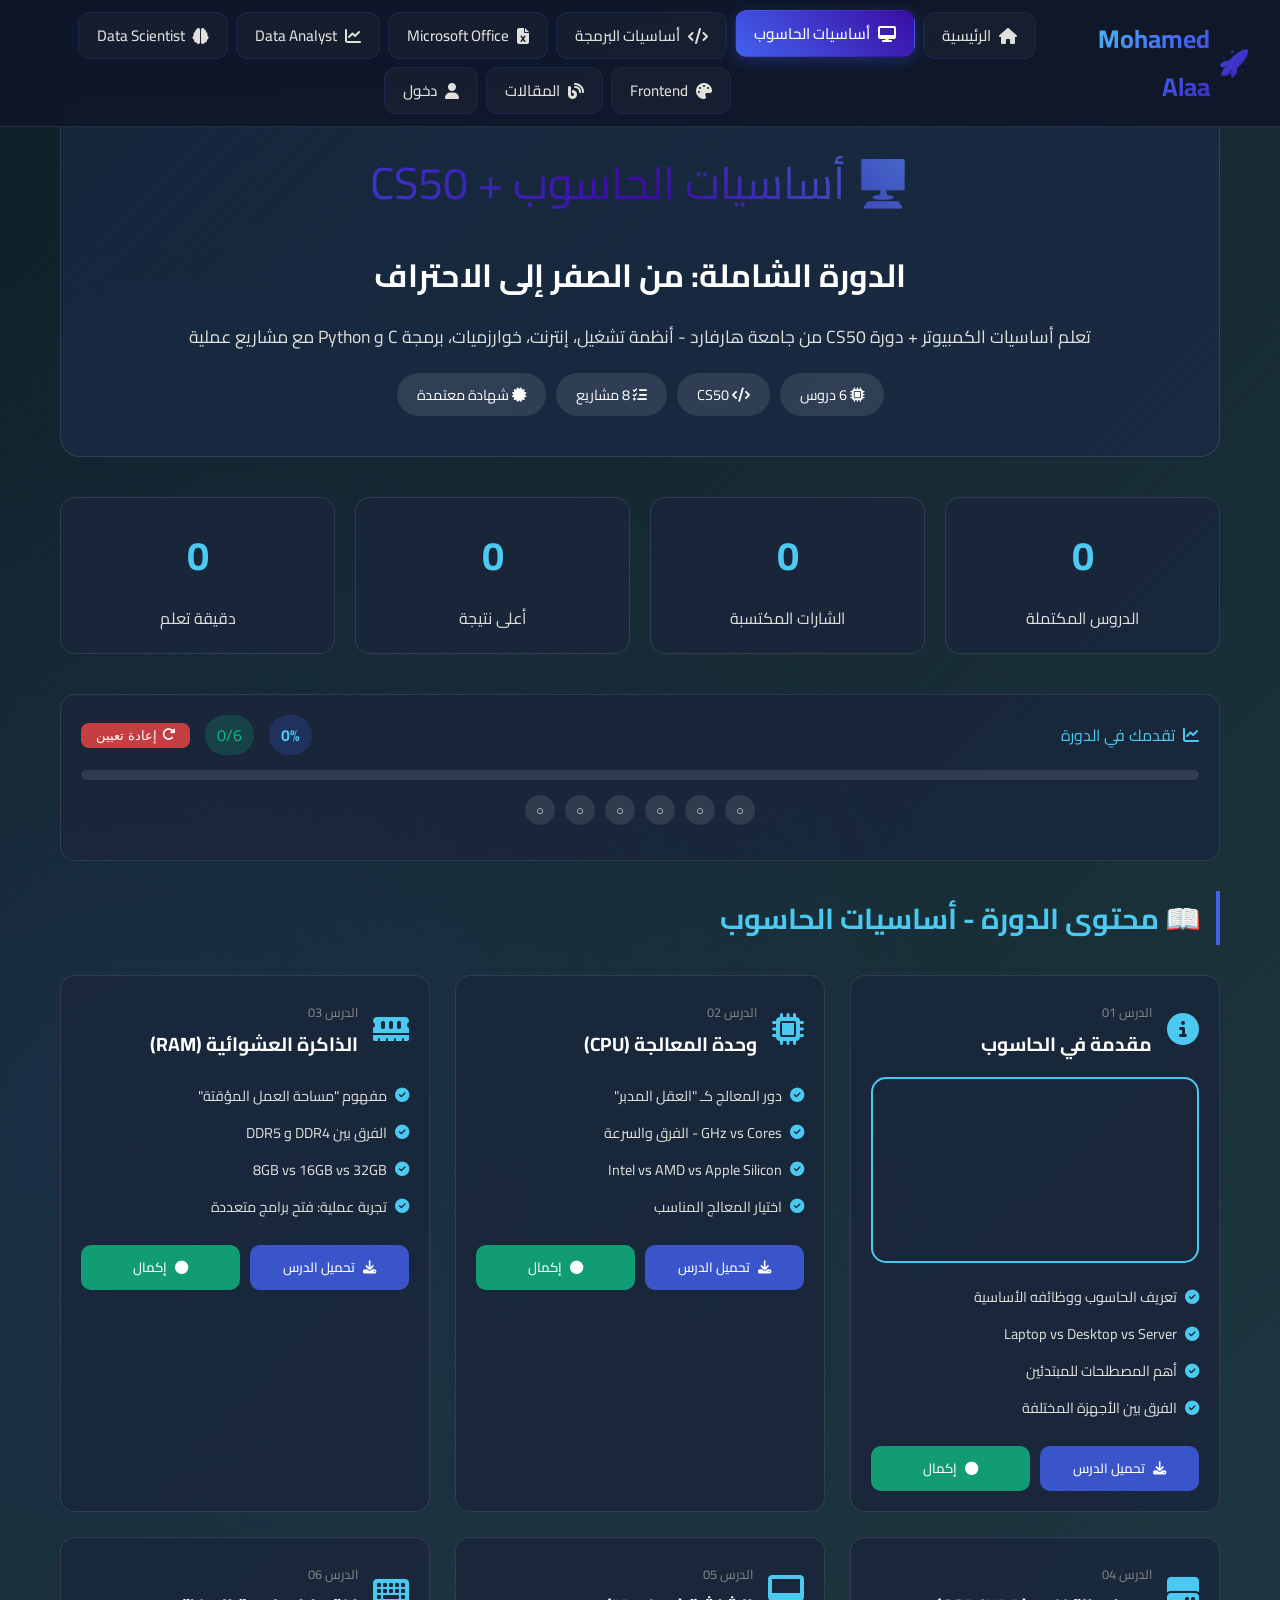
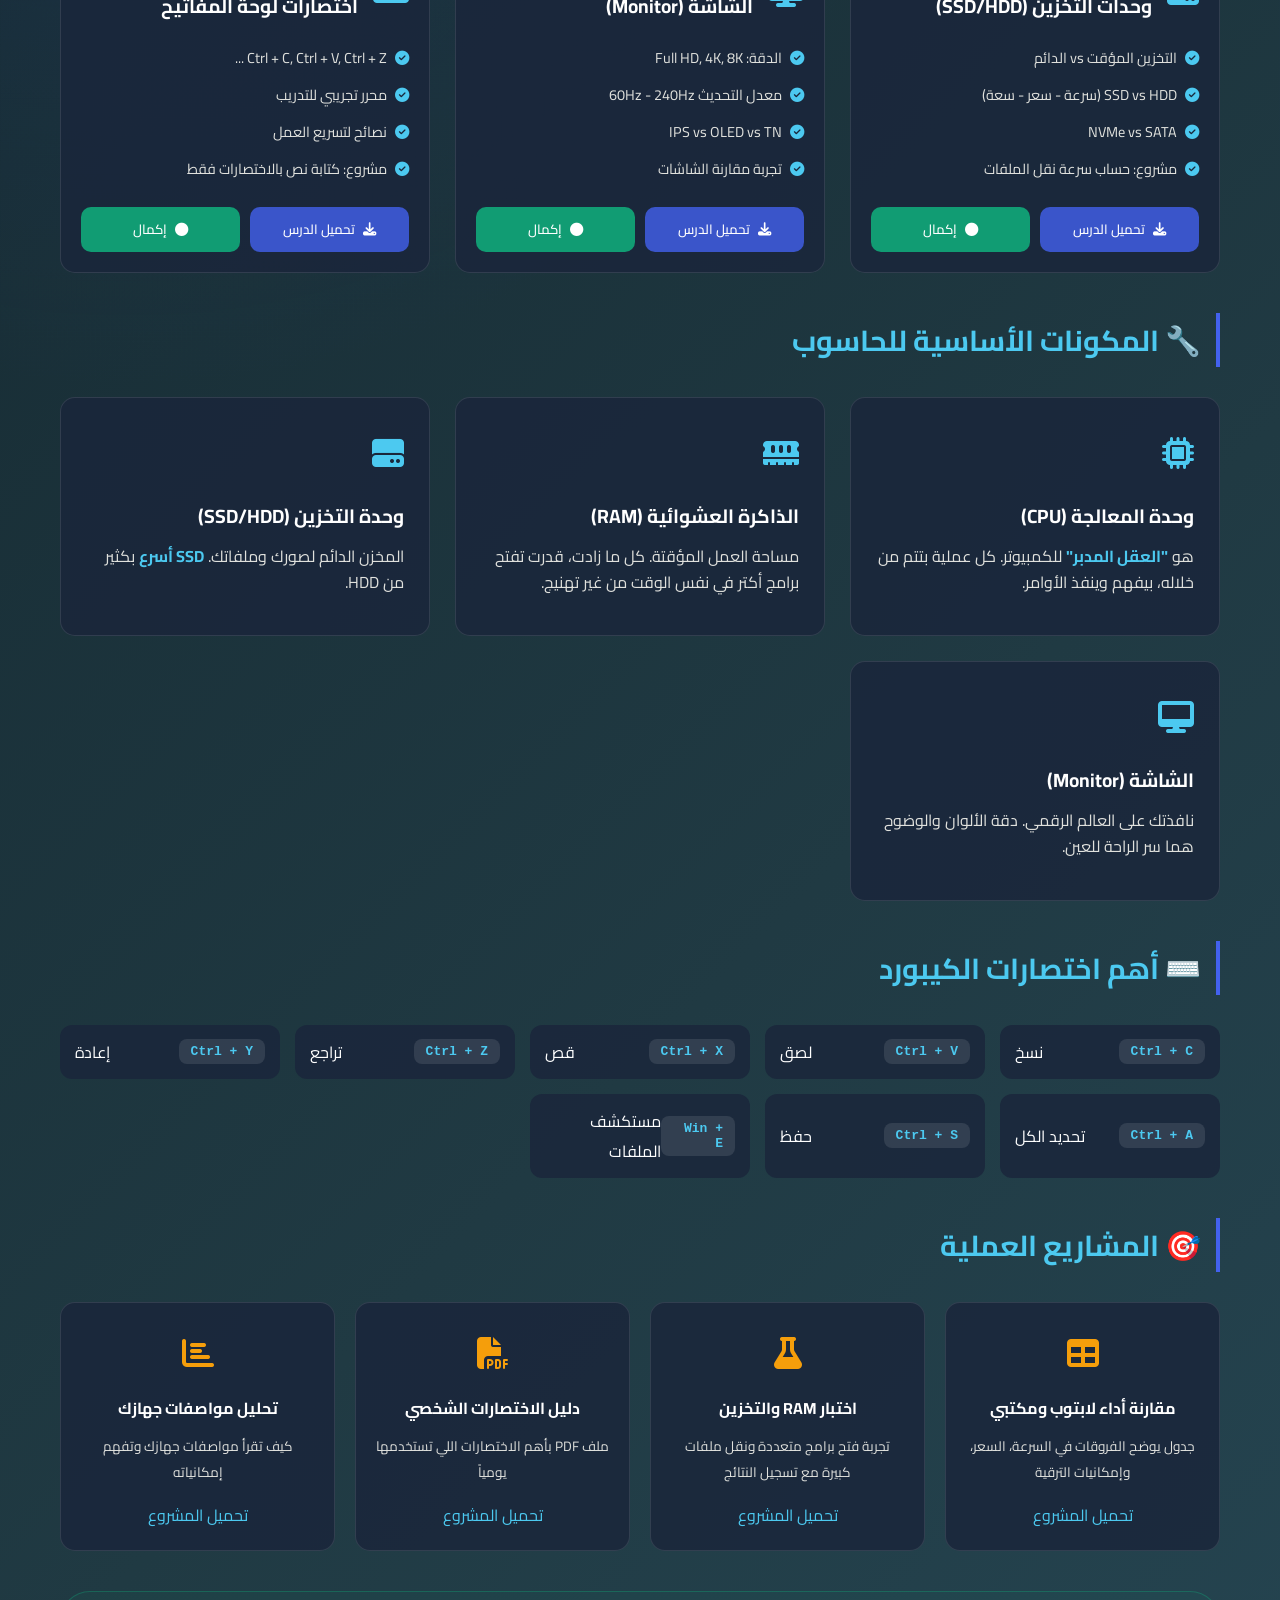
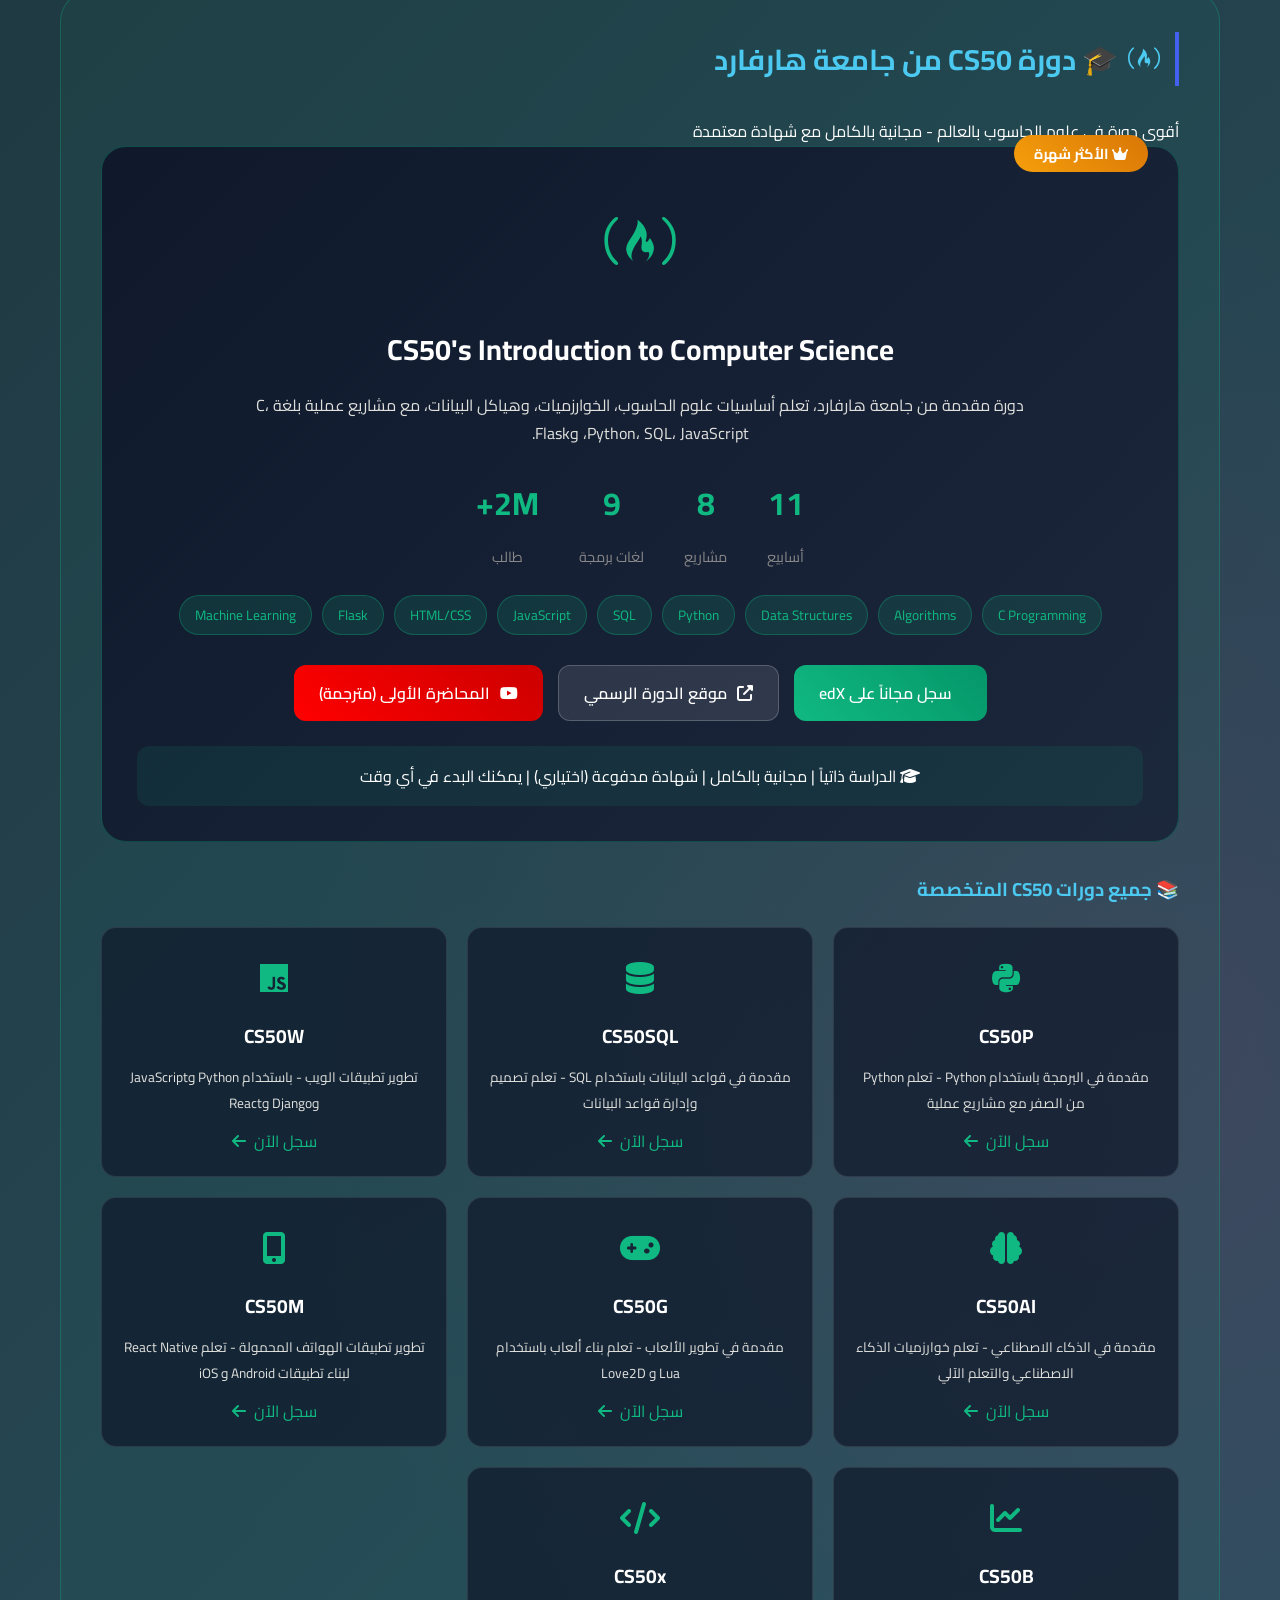
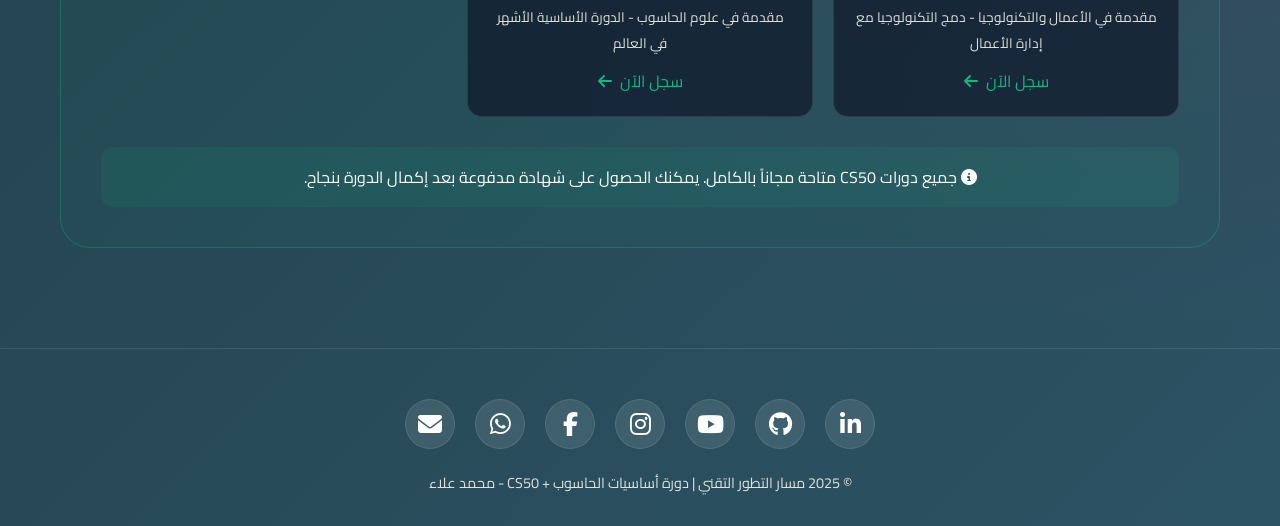
<file: Computer_basics.html>
<!DOCTYPE html>
<html lang="ar" dir="rtl">
<head>
    <meta charset="UTF-8">
    <meta name="viewport" content="width=device-width, initial-scale=1.0, maximum-scale=1.5, user-scalable=yes">
    <title>أساسيات الحاسوب + CS50 - الدورة الشاملة | Mohamed Alaa</title>
    <meta name="description" content="دورة أساسيات الحاسوب الشاملة من الصفر إلى الاحتراف + دورة CS50 من جامعة هارفارد. تعلم كل شيء عن الكمبيوتر: CPU, RAM, SSD, HDD، الخوارزميات، برمجة C و Python.">
    <meta name="keywords" content="أساسيات الحاسوب, تعلم الكمبيوتر, دورة كمبيوتر, CPU, RAM, SSD, HDD, CS50, هارفارد, خوارزميات, برمجة, Mohamed Alaa">
    <meta name="author" content="Mohamed Alaa">
    <meta name="robots" content="index, follow">
    <link rel="icon" href="icons mohamed.png" type="image/png">
    <link rel="stylesheet" href="https://cdnjs.cloudflare.com/ajax/libs/font-awesome/6.4.0/css/all.min.css">
    <link href="https://fonts.googleapis.com/css2?family=Cairo:wght@400;500;600;700;800&display=swap" rel="stylesheet">
    
    <style>
        * {
            margin: 0;
            padding: 0;
            box-sizing: border-box;
        }

        body {
            font-family: 'Cairo', 'Segoe UI', Tahoma, Geneva, Verdana, sans-serif;
            background: linear-gradient(135deg, #0f2027, #203a43, #2c5364);
            color: #fff;
            min-height: 100vh;
            overflow-x: hidden;
            position: relative;
        }

        body::before {
            content: "";
            position: absolute;
            top: 0;
            left: 0;
            width: 100%;
            height: 100%;
            background: radial-gradient(circle at 10% 20%, rgba(67, 97, 238, 0.1) 0%, transparent 20%),
                        radial-gradient(circle at 90% 80%, rgba(247, 37, 133, 0.1) 0%, transparent 20%);
            z-index: -1;
        }

        /* ===== شريط التنقل الموحد ===== */
        .nav-container {
            background: rgba(15, 23, 42, 0.95);
            padding: 12px 0;
            position: fixed;
            top: 0;
            width: 100%;
            z-index: 1000;
            backdrop-filter: blur(10px);
            border-bottom: 1px solid rgba(255, 255, 255, 0.1);
            transition: all 0.3s ease;
        }

        .nav-container.scrolled {
            padding: 8px 0;
            background: rgba(15, 23, 42, 0.98);
            box-shadow: 0 5px 20px rgba(0, 0, 0, 0.3);
        }

        .nav-content {
            max-width: 1400px;
            margin: 0 auto;
            display: flex;
            justify-content: space-between;
            align-items: center;
            padding: 0 30px;
            position: relative;
        }

        .nav-logo {
            font-size: 1.6rem;
            font-weight: 700;
            background: linear-gradient(135deg, #4cc9f0, #4361ee, #3a0ca3);
            -webkit-background-clip: text;
            background-clip: text;
            color: transparent;
            text-decoration: none;
            display: flex;
            align-items: center;
            gap: 8px;
            transition: all 0.3s ease;
        }

        .nav-logo:hover {
            transform: scale(1.02);
        }

        .nav-links {
            display: flex;
            gap: 8px;
            flex-wrap: wrap;
            justify-content: center;
        }

        .nav-link {
            color: #e0e1dd;
            text-decoration: none;
            font-weight: 500;
            padding: 8px 18px;
            border-radius: 12px;
            transition: all 0.3s ease;
            background: rgba(255, 255, 255, 0.03);
            border: 1px solid rgba(67, 97, 238, 0.15);
            display: flex;
            align-items: center;
            gap: 8px;
            font-size: 0.95rem;
            position: relative;
            overflow: hidden;
        }

        .nav-link i {
            font-size: 1rem;
            transition: all 0.3s ease;
        }

        .nav-link::before {
            content: '';
            position: absolute;
            top: 0;
            left: 0;
            width: 0%;
            height: 100%;
            background: linear-gradient(45deg, #4361ee, #3a0ca3);
            transition: width 0.3s ease;
            z-index: -1;
            border-radius: 12px;
        }

        .nav-link:hover::before {
            width: 100%;
        }

        .nav-link:hover, .nav-link.active {
            color: white;
            border-color: transparent;
            transform: translateY(-2px);
        }

        .nav-link.active {
            background: linear-gradient(45deg, #4361ee, #3a0ca3);
            color: white;
            border-color: transparent;
            box-shadow: 0 4px 15px rgba(67, 97, 238, 0.3);
        }

        .menu-toggle {
            display: none;
            font-size: 1.8rem;
            color: white;
            cursor: pointer;
            transition: all 0.3s ease;
            background: rgba(255, 255, 255, 0.1);
            width: 45px;
            height: 45px;
            border-radius: 12px;
            align-items: center;
            justify-content: center;
        }

        /* ===== الحاوية الرئيسية ===== */
        .container {
            max-width: 1200px;
            margin: 0 auto;
            padding: 20px;
            margin-top: 80px;
        }

        /* ===== الهيدر ===== */
        .page-header {
            text-align: center;
            padding: 40px 20px;
            background: linear-gradient(135deg, rgba(67, 97, 238, 0.1), rgba(58, 12, 163, 0.1));
            border-radius: 20px;
            margin-bottom: 40px;
            border: 1px solid rgba(255, 255, 255, 0.1);
        }

        .page-header .logo {
            font-size: 2.8rem;
            background: linear-gradient(45deg, #4361ee, #3a0ca3, #4cc9f0);
            -webkit-background-clip: text;
            background-clip: text;
            color: transparent;
            margin-bottom: 20px;
        }

        .page-header h1 {
            font-size: 2rem;
            margin-bottom: 15px;
        }

        .page-header .subtitle {
            font-size: 1.1rem;
            color: #e0e1dd;
            margin-bottom: 20px;
        }

        .badge-container {
            display: flex;
            justify-content: center;
            gap: 10px;
            flex-wrap: wrap;
        }

        .badge {
            background: rgba(255, 255, 255, 0.1);
            padding: 8px 20px;
            border-radius: 50px;
            font-size: 0.9rem;
        }

        .section-title {
            font-size: 1.8rem;
            margin-bottom: 30px;
            display: flex;
            align-items: center;
            gap: 10px;
            color: #4cc9f0;
            border-right: 4px solid #4361ee;
            padding-right: 15px;
        }

        /* ===== إحصائيات ===== */
        .stats-section {
            display: grid;
            grid-template-columns: repeat(auto-fit, minmax(150px, 1fr));
            gap: 20px;
            margin-bottom: 40px;
        }

        .stat-card {
            background: rgba(27, 38, 59, 0.85);
            border-radius: 15px;
            padding: 20px;
            text-align: center;
            border: 1px solid rgba(255, 255, 255, 0.1);
            transition: all 0.3s ease;
        }

        .stat-card:hover {
            transform: translateY(-5px);
            border-color: #4361ee;
        }

        .stat-number {
            font-size: 2.5rem;
            font-weight: bold;
            color: #4cc9f0;
        }

        .stat-label {
            color: #e0e1dd;
            margin-top: 10px;
        }

        /* ===== شريط التقدم ===== */
        .progress-container {
            background: rgba(27, 38, 59, 0.85);
            border-radius: 15px;
            padding: 20px;
            margin-bottom: 30px;
            border: 1px solid rgba(255, 255, 255, 0.1);
        }

        .progress-header {
            display: flex;
            justify-content: space-between;
            align-items: center;
            flex-wrap: wrap;
            margin-bottom: 15px;
        }

        .progress-title {
            display: flex;
            align-items: center;
            gap: 8px;
            color: #4cc9f0;
        }

        .progress-stats {
            display: flex;
            align-items: center;
            gap: 15px;
            flex-wrap: wrap;
        }

        .progress-percent {
            background: rgba(67, 97, 238, 0.2);
            padding: 5px 12px;
            border-radius: 20px;
            font-weight: bold;
            color: #4cc9f0;
        }

        .completed-badge {
            background: rgba(16, 185, 129, 0.2);
            padding: 5px 12px;
            border-radius: 20px;
            color: #10b981;
        }

        .reset-btn {
            background: rgba(239, 68, 68, 0.8);
            border: none;
            color: white;
            padding: 5px 15px;
            border-radius: 8px;
            cursor: pointer;
            transition: all 0.3s ease;
            display: flex;
            align-items: center;
            gap: 5px;
        }

        .reset-btn:hover {
            background: #ef4444;
        }

        .progress-bar-bg {
            background: rgba(255, 255, 255, 0.1);
            border-radius: 10px;
            height: 10px;
            overflow: hidden;
            margin-bottom: 15px;
        }

        .progress-bar-fill {
            background: linear-gradient(45deg, #4361ee, #4cc9f0);
            width: 0%;
            height: 100%;
            border-radius: 10px;
            transition: width 0.3s ease;
        }

        .lesson-dots {
            display: flex;
            justify-content: center;
            gap: 10px;
            margin-bottom: 15px;
        }

        .dot {
            width: 30px;
            height: 30px;
            display: inline-flex;
            align-items: center;
            justify-content: center;
            background: rgba(255, 255, 255, 0.1);
            border-radius: 50%;
            font-size: 0.8rem;
            transition: all 0.3s ease;
        }

        .dot.completed {
            background: #10b981;
            color: white;
        }

        /* ===== الدروس ===== */
        .lessons-grid {
            display: grid;
            grid-template-columns: repeat(auto-fill, minmax(350px, 1fr));
            gap: 25px;
            margin-bottom: 40px;
        }

        .lesson-card {
            background: rgba(27, 38, 59, 0.85);
            border-radius: 15px;
            padding: 20px;
            transition: all 0.3s ease;
            border: 1px solid rgba(255, 255, 255, 0.1);
        }

        .lesson-card.completed {
            border-color: #10b981;
            background: rgba(16, 185, 129, 0.1);
        }

        .lesson-card:hover {
            transform: translateY(-5px);
            border-color: #4361ee;
        }

        .lesson-header {
            display: flex;
            align-items: center;
            gap: 15px;
            margin-bottom: 15px;
        }

        .lesson-icon {
            font-size: 2rem;
            color: #4cc9f0;
        }

        .lesson-number {
            font-size: 0.8rem;
            color: #888;
        }

        .lesson-title {
            font-size: 1.2rem;
            color: #fff;
        }

        .lesson-topics {
            list-style: none;
            margin-bottom: 20px;
        }

        .lesson-topics li {
            padding: 5px 0;
            display: flex;
            align-items: center;
            gap: 8px;
            color: #e0e1dd;
            font-size: 0.9rem;
        }

        .lesson-topics li i {
            color: #4cc9f0;
        }

        .lesson-actions {
            display: flex;
            gap: 10px;
        }

        .lesson-btn {
            flex: 1;
            padding: 10px;
            border: none;
            border-radius: 10px;
            cursor: pointer;
            transition: all 0.3s ease;
            font-family: 'Cairo', sans-serif;
            font-weight: 500;
            display: flex;
            align-items: center;
            justify-content: center;
            gap: 8px;
        }

        .download-lesson-btn {
            background: rgba(67, 97, 238, 0.8);
            color: white;
        }

        .download-lesson-btn:hover {
            background: #4361ee;
        }

        .complete-lesson-btn {
            background: rgba(16, 185, 129, 0.8);
            color: white;
        }

        .complete-lesson-btn:hover {
            background: #10b981;
        }

        .complete-lesson-btn.completed {
            background: #10b981;
        }

        /* ===== المكونات الأساسية ===== */
        .grid {
            display: grid;
            grid-template-columns: repeat(auto-fill, minmax(280px, 1fr));
            gap: 25px;
            margin-bottom: 40px;
        }

        .card {
            background: rgba(27, 38, 59, 0.85);
            border-radius: 15px;
            padding: 25px;
            border: 1px solid rgba(255, 255, 255, 0.1);
            transition: all 0.3s ease;
        }

        .card:hover {
            transform: translateY(-5px);
            border-color: #4361ee;
        }

        .card-icon {
            font-size: 2rem;
            color: #4cc9f0;
            margin-bottom: 15px;
        }

        .card h3 {
            font-size: 1.2rem;
            margin-bottom: 10px;
        }

        .card p {
            color: #e0e1dd;
            line-height: 1.6;
            margin-bottom: 15px;
        }

        .highlight {
            color: #4cc9f0;
            font-weight: bold;
        }

        /* ===== اختصارات الكيبورد ===== */
        .shortcuts-grid {
            display: grid;
            grid-template-columns: repeat(auto-fill, minmax(200px, 1fr));
            gap: 15px;
            margin-bottom: 40px;
        }

        .shortcut-item {
            background: rgba(27, 38, 59, 0.85);
            border-radius: 12px;
            padding: 12px 15px;
            display: flex;
            justify-content: space-between;
            align-items: center;
        }

        .shortcut-key {
            background: rgba(255, 255, 255, 0.1);
            padding: 5px 12px;
            border-radius: 8px;
            font-family: monospace;
            font-weight: bold;
            color: #4cc9f0;
        }

        /* ===== قسم CS50 ===== */
        .cs50-section {
            background: linear-gradient(135deg, rgba(16, 185, 129, 0.05), rgba(5, 150, 105, 0.05));
            border-radius: 30px;
            padding: 40px;
            margin-bottom: 40px;
            border: 1px solid rgba(16, 185, 129, 0.3);
        }

        .cs50-card {
            background: linear-gradient(135deg, rgba(15, 23, 42, 0.95), rgba(27, 38, 59, 0.95));
            border-radius: 25px;
            padding: 35px;
            text-align: center;
            border: 1px solid rgba(16, 185, 129, 0.3);
            margin-bottom: 30px;
            position: relative;
            transition: all 0.3s ease;
        }

        .cs50-card:hover {
            transform: translateY(-5px);
            border-color: #10b981;
            box-shadow: 0 20px 40px rgba(16, 185, 129, 0.2);
        }

        .cs50-badge {
            position: absolute;
            top: -12px;
            right: 30px;
            background: linear-gradient(45deg, #f59e0b, #d97706);
            padding: 5px 20px;
            border-radius: 50px;
            font-size: 0.9rem;
            font-weight: bold;
        }

        .cs50-icon {
            font-size: 4rem;
            color: #10b981;
            margin-bottom: 20px;
        }

        .cs50-card h3 {
            font-size: 1.8rem;
            margin-bottom: 15px;
        }

        .cs50-description {
            color: #e0e1dd;
            line-height: 1.8;
            max-width: 800px;
            margin: 0 auto 25px;
        }

        .cs50-stats {
            display: flex;
            justify-content: center;
            gap: 40px;
            margin-bottom: 25px;
            flex-wrap: wrap;
        }

        .cs50-stat {
            text-align: center;
        }

        .cs50-stat .stat-value {
            font-size: 2rem;
            font-weight: bold;
            color: #10b981;
        }

        .cs50-stat .stat-label {
            color: #888;
            font-size: 0.9rem;
        }

        .cs50-topics {
            display: flex;
            flex-wrap: wrap;
            gap: 10px;
            justify-content: center;
            margin-bottom: 30px;
        }

        .cs50-topics .topic {
            background: rgba(16, 185, 129, 0.15);
            padding: 6px 15px;
            border-radius: 50px;
            font-size: 0.85rem;
            color: #10b981;
            border: 1px solid rgba(16, 185, 129, 0.3);
        }

        .cs50-buttons {
            display: flex;
            justify-content: center;
            gap: 15px;
            flex-wrap: wrap;
            margin-bottom: 25px;
        }

        .cs50-btn {
            padding: 12px 25px;
            border-radius: 12px;
            text-decoration: none;
            font-weight: 600;
            transition: all 0.3s ease;
            display: inline-flex;
            align-items: center;
            gap: 10px;
        }

        .cs50-btn.primary {
            background: linear-gradient(45deg, #10b981, #059669);
            color: white;
        }

        .cs50-btn.secondary {
            background: rgba(255, 255, 255, 0.1);
            color: white;
            border: 1px solid rgba(255, 255, 255, 0.2);
        }

        .cs50-btn.youtube {
            background: linear-gradient(45deg, #ff0000, #cc0000);
            color: white;
        }

        .cs50-btn:hover {
            transform: translateY(-2px);
        }

        .cs50-courses-grid {
            display: grid;
            grid-template-columns: repeat(auto-fill, minmax(300px, 1fr));
            gap: 20px;
            margin-top: 20px;
        }

        .cs50-course {
            background: rgba(15, 23, 42, 0.7);
            border-radius: 15px;
            padding: 20px;
            text-align: center;
            transition: all 0.3s ease;
            border: 1px solid rgba(255, 255, 255, 0.1);
        }

        .cs50-course:hover {
            transform: translateY(-5px);
            border-color: #10b981;
        }

        .cs50-course .course-icon {
            font-size: 2rem;
            color: #10b981;
            margin-bottom: 10px;
        }

        .cs50-course h4 {
            font-size: 1.2rem;
            margin-bottom: 10px;
        }

        .cs50-course p {
            font-size: 0.85rem;
            color: #e0e1dd;
            margin-bottom: 10px;
        }

        .cs50-course .course-link {
            color: #10b981;
            text-decoration: none;
            display: inline-flex;
            align-items: center;
            gap: 8px;
            transition: all 0.3s ease;
        }

        .cs50-course .course-link:hover {
            gap: 12px;
        }

        .cs50-note {
            background: rgba(16, 185, 129, 0.1);
            padding: 15px;
            border-radius: 12px;
            text-align: center;
            margin-top: 25px;
        }

        /* ===== المشاريع ===== */
        .projects-grid {
            display: grid;
            grid-template-columns: repeat(auto-fill, minmax(250px, 1fr));
            gap: 20px;
            margin-bottom: 40px;
        }

        .project-card {
            background: rgba(27, 38, 59, 0.85);
            border-radius: 15px;
            padding: 20px;
            text-align: center;
            transition: all 0.3s ease;
            border: 1px solid rgba(255, 255, 255, 0.1);
        }

        .project-card:hover {
            transform: translateY(-5px);
            border-color: #4361ee;
        }

        .project-icon {
            font-size: 2rem;
            color: #f59e0b;
            margin-bottom: 10px;
        }

        .project-card h4 {
            margin-bottom: 10px;
        }

        .project-card p {
            font-size: 0.85rem;
            color: #e0e1dd;
            margin-bottom: 15px;
        }

        .project-link {
            color: #4cc9f0;
            text-decoration: none;
            display: inline-flex;
            align-items: center;
            gap: 8px;
        }

        /* ===== الفوتر ===== */
        footer {
            text-align: center;
            padding: 30px 0;
            margin-top: 40px;
            border-top: 1px solid rgba(255, 255, 255, 0.1);
        }

        .social-icons {
            display: flex;
            justify-content: center;
            gap: 20px;
            margin: 20px 0;
            flex-wrap: wrap;
        }

        .social-icon {
            width: 50px;
            height: 50px;
            border-radius: 50%;
            background: rgba(255, 255, 255, 0.1);
            display: flex;
            align-items: center;
            justify-content: center;
            font-size: 1.5rem;
            transition: all 0.3s ease;
            text-decoration: none;
            color: #fff;
            border: 1px solid rgba(255, 255, 255, 0.1);
        }

        .social-icon:hover {
            background: #4361ee;
            transform: translateY(-5px);
        }

        .copyright {
            color: #e0e1dd;
            font-size: 0.9rem;
        }

        /* ===== أزرار عائمة ===== */
        .back-to-top {
            position: fixed;
            bottom: 30px;
            right: 30px;
            width: 50px;
            height: 50px;
            border-radius: 50%;
            background: linear-gradient(45deg, #4361ee, #3a0ca3);
            color: white;
            border: none;
            cursor: pointer;
            display: none;
            align-items: center;
            justify-content: center;
            font-size: 20px;
            z-index: 1000;
        }

        .back-to-top:hover {
            transform: translateY(-3px);
        }

        /* ===== مودال ===== */
        .reward-modal {
            display: none;
            position: fixed;
            top: 0;
            left: 0;
            width: 100%;
            height: 100%;
            background: rgba(0, 0, 0, 0.8);
            z-index: 2000;
            align-items: center;
            justify-content: center;
        }

        .reward-content {
            background: linear-gradient(135deg, #1e293b, #0f172a);
            padding: 30px;
            border-radius: 20px;
            text-align: center;
            border: 2px solid #f59e0b;
            max-width: 400px;
            margin: 20px;
        }

        .reward-icon {
            font-size: 4rem;
            color: #f59e0b;
            margin-bottom: 20px;
        }

        .certificate-section {
            display: none;
            background: linear-gradient(135deg, rgba(16, 185, 129, 0.1), rgba(5, 150, 105, 0.05));
            border-radius: 20px;
            padding: 30px;
            margin-bottom: 40px;
            text-align: center;
        }

        /* ===== متجاوب ===== */
        @media (max-width: 900px) {
            .menu-toggle {
                display: flex;
            }
            .nav-links {
                position: fixed;
                top: 70px;
                right: -100%;
                width: 280px;
                height: calc(100vh - 70px);
                background: rgba(15, 23, 42, 0.98);
                flex-direction: column;
                padding: 20px;
                transition: right 0.3s ease;
                z-index: 999;
            }
            .nav-links.active {
                right: 0;
            }
            .nav-link {
                width: 100%;
                justify-content: center;
            }
            .container {
                margin-top: 100px;
            }
            .cs50-card h3 {
                font-size: 1.4rem;
            }
            .cs50-stats {
                gap: 20px;
            }
            .cs50-buttons {
                flex-direction: column;
                align-items: stretch;
            }
            .cs50-courses-grid {
                grid-template-columns: 1fr;
            }
        }

        @media (max-width: 768px) {
            .page-header .logo {
                font-size: 2rem;
            }
            .page-header h1 {
                font-size: 1.5rem;
            }
            .stats-section {
                grid-template-columns: repeat(2, 1fr);
            }
            .lessons-grid {
                grid-template-columns: 1fr;
            }
            .grid {
                grid-template-columns: 1fr;
            }
            .projects-grid {
                grid-template-columns: 1fr;
            }
        }
    </style>
</head>
<body>

    <!-- ===== شريط التنقل ===== -->
    <nav class="nav-container">
        <div class="nav-content">
            <a href="index.html" class="nav-logo">
                <span class="logo-icon">🚀</span>
                Mohamed Alaa
            </a>
            <div class="nav-links">
                <a href="index.html" class="nav-link"><i class="fas fa-home"></i><span>الرئيسية</span></a>
                <a href="Computer_basics.html" class="nav-link active"><i class="fas fa-desktop"></i><span>أساسيات الحاسوب</span></a>
                <a href="programming-basics.html" class="nav-link"><i class="fas fa-code"></i><span>أساسيات البرمجة</span></a>
                <a href="Microsoft_Office.html" class="nav-link"><i class="fas fa-file-excel"></i><span>Microsoft Office</span></a>
                <a href="data-analyst-course.html" class="nav-link"><i class="fas fa-chart-line"></i><span>Data Analyst</span></a>
                <a href="data-scientist-course.html" class="nav-link"><i class="fas fa-brain"></i><span>Data Scientist</span></a>
                <a href="frontend-roadmap.html" class="nav-link"><i class="fas fa-palette"></i><span>Frontend</span></a>
                <a href="blogs.html" class="nav-link"><i class="fas fa-blog"></i><span>المقالات</span></a>
                <a href="login.html" class="nav-link"><i class="fas fa-user"></i><span>دخول</span></a>
            </div>
            <div class="menu-toggle" id="mobile-menu">
                <i class="fas fa-bars"></i>
            </div>
        </div>
    </nav>

    <div class="container">
        <!-- ===== الهيدر الرئيسي ===== -->
        <div class="page-header">
            <div class="logo">🖥️ أساسيات الحاسوب + CS50</div>
            <h1>الدورة الشاملة: من الصفر إلى الاحتراف</h1>
            <p class="subtitle">تعلم أساسيات الكمبيوتر + دورة CS50 من جامعة هارفارد - أنظمة تشغيل، إنترنت، خوارزميات، برمجة C و Python مع مشاريع عملية</p>
            <div class="badge-container">
                <span class="badge"><i class="fas fa-microchip"></i> 6 دروس</span>
                <span class="badge"><i class="fas fa-code"></i> CS50</span>
                <span class="badge"><i class="fas fa-tasks"></i> 8 مشاريع</span>
                <span class="badge"><i class="fas fa-certificate"></i> شهادة معتمدة</span>
            </div>
        </div>

        <!-- ===== إحصائيات سريعة ===== -->
        <div class="stats-section">
            <div class="stat-card">
                <div class="stat-number" id="completedLessonsCount">0</div>
                <div class="stat-label">الدروس المكتملة</div>
            </div>
            <div class="stat-card">
                <div class="stat-number" id="earnedBadgesCount">0</div>
                <div class="stat-label">الشارات المكتسبة</div>
            </div>
            <div class="stat-card">
                <div class="stat-number" id="quizHighScore">0</div>
                <div class="stat-label">أعلى نتيجة</div>
            </div>
            <div class="stat-card">
                <div class="stat-number" id="studyTime">0</div>
                <div class="stat-label">دقيقة تعلم</div>
            </div>
        </div>

        <!-- ===== شريط التقدم ===== -->
        <div class="progress-container">
            <div class="progress-header">
                <div class="progress-title"><i class="fas fa-chart-line"></i><span>تقدمك في الدورة</span></div>
                <div class="progress-stats">
                    <span class="progress-percent" id="progressPercent">0%</span>
                    <span class="completed-badge" id="completedCount">0/6</span>
                    <button onclick="resetCourse()" class="reset-btn"><i class="fas fa-redo-alt"></i> إعادة تعيين</button>
                </div>
            </div>
            <div class="progress-bar-bg"><div class="progress-bar-fill" id="progressBar"></div></div>
            <div class="lesson-dots">
                <span class="dot" id="lessonDot1">○</span>
                <span class="dot" id="lessonDot2">○</span>
                <span class="dot" id="lessonDot3">○</span>
                <span class="dot" id="lessonDot4">○</span>
                <span class="dot" id="lessonDot5">○</span>
                <span class="dot" id="lessonDot6">○</span>
            </div>
        </div>

        <!-- ===== الدروس الأساسية (أساسيات الحاسوب أولاً) ===== -->
        <h2 class="section-title">📖 محتوى الدورة - أساسيات الحاسوب</h2>
        <div class="lessons-grid" id="lessonsGrid">
            <div class="lesson-card" data-title="مقدمة في الحاسوب" id="lesson1">
                <div class="lesson-header"><div class="lesson-icon"><i class="fas fa-info-circle"></i></div><div><span class="lesson-number">الدرس 01</span><h3 class="lesson-title">مقدمة في الحاسوب</h3></div></div>
                <div style="margin: 15px 0; border-radius: 15px; overflow: hidden; border: 2px solid #4cc9f0;">
                    <div style="position: relative; padding-bottom: 56.25%; height: 0;">
                        <iframe style="position: absolute; top: 0; left: 0; width: 100%; height: 100%;" src="https://www.youtube.com/embed/VT53XXBQa6o" frameborder="0" allowfullscreen></iframe>
                    </div>
                </div>
                <ul class="lesson-topics"><li><i class="fas fa-check-circle"></i> تعريف الحاسوب ووظائفه الأساسية</li><li><i class="fas fa-check-circle"></i> Laptop vs Desktop vs Server</li><li><i class="fas fa-check-circle"></i> أهم المصطلحات للمبتدئين</li><li><i class="fas fa-check-circle"></i> الفرق بين الأجهزة المختلفة</li></ul>
                <div class="lesson-actions"><button class="lesson-btn download-lesson-btn" onclick="downloadLesson(1)"><i class="fas fa-download"></i> تحميل الدرس</button><button class="lesson-btn complete-lesson-btn" onclick="toggleLesson(1)" id="lesson-btn-1"><i class="fas fa-circle"></i> إكمال</button></div>
            </div>
            <div class="lesson-card" data-title="وحدة المعالجة CPU" id="lesson2"><div class="lesson-header"><div class="lesson-icon"><i class="fas fa-microchip"></i></div><div><span class="lesson-number">الدرس 02</span><h3 class="lesson-title">وحدة المعالجة (CPU)</h3></div></div><ul class="lesson-topics"><li><i class="fas fa-check-circle"></i> دور المعالج كـ "العقل المدبر"</li><li><i class="fas fa-check-circle"></i> GHz vs Cores - الفرق والسرعة</li><li><i class="fas fa-check-circle"></i> Intel vs AMD vs Apple Silicon</li><li><i class="fas fa-check-circle"></i> اختيار المعالج المناسب</li></ul><div class="lesson-actions"><button class="lesson-btn download-lesson-btn" onclick="downloadLesson(2)"><i class="fas fa-download"></i> تحميل الدرس</button><button class="lesson-btn complete-lesson-btn" onclick="toggleLesson(2)" id="lesson-btn-2"><i class="fas fa-circle"></i> إكمال</button></div></div>
            <div class="lesson-card" data-title="الذاكرة العشوائية RAM" id="lesson3"><div class="lesson-header"><div class="lesson-icon"><i class="fas fa-memory"></i></div><div><span class="lesson-number">الدرس 03</span><h3 class="lesson-title">الذاكرة العشوائية (RAM)</h3></div></div><ul class="lesson-topics"><li><i class="fas fa-check-circle"></i> مفهوم "مساحة العمل المؤقتة"</li><li><i class="fas fa-check-circle"></i> الفرق بين DDR4 و DDR5</li><li><i class="fas fa-check-circle"></i> 8GB vs 16GB vs 32GB</li><li><i class="fas fa-check-circle"></i> تجربة عملية: فتح برامج متعددة</li></ul><div class="lesson-actions"><button class="lesson-btn download-lesson-btn" onclick="downloadLesson(3)"><i class="fas fa-download"></i> تحميل الدرس</button><button class="lesson-btn complete-lesson-btn" onclick="toggleLesson(3)" id="lesson-btn-3"><i class="fas fa-circle"></i> إكمال</button></div></div>
            <div class="lesson-card" data-title="وحدات التخزين SSD HDD" id="lesson4"><div class="lesson-header"><div class="lesson-icon"><i class="fas fa-hdd"></i></div><div><span class="lesson-number">الدرس 04</span><h3 class="lesson-title">وحدات التخزين (SSD/HDD)</h3></div></div><ul class="lesson-topics"><li><i class="fas fa-check-circle"></i> التخزين المؤقت vs الدائم</li><li><i class="fas fa-check-circle"></i> SSD vs HDD (سرعة - سعر - سعة)</li><li><i class="fas fa-check-circle"></i> NVMe vs SATA</li><li><i class="fas fa-check-circle"></i> مشروع: حساب سرعة نقل الملفات</li></ul><div class="lesson-actions"><button class="lesson-btn download-lesson-btn" onclick="downloadLesson(4)"><i class="fas fa-download"></i> تحميل الدرس</button><button class="lesson-btn complete-lesson-btn" onclick="toggleLesson(4)" id="lesson-btn-4"><i class="fas fa-circle"></i> إكمال</button></div></div>
            <div class="lesson-card" data-title="الشاشة Monitor" id="lesson5"><div class="lesson-header"><div class="lesson-icon"><i class="fas fa-desktop"></i></div><div><span class="lesson-number">الدرس 05</span><h3 class="lesson-title">الشاشة (Monitor)</h3></div></div><ul class="lesson-topics"><li><i class="fas fa-check-circle"></i> الدقة: Full HD, 4K, 8K</li><li><i class="fas fa-check-circle"></i> معدل التحديث 60Hz - 240Hz</li><li><i class="fas fa-check-circle"></i> IPS vs OLED vs TN</li><li><i class="fas fa-check-circle"></i> تجربة مقارنة الشاشات</li></ul><div class="lesson-actions"><button class="lesson-btn download-lesson-btn" onclick="downloadLesson(5)"><i class="fas fa-download"></i> تحميل الدرس</button><button class="lesson-btn complete-lesson-btn" onclick="toggleLesson(5)" id="lesson-btn-5"><i class="fas fa-circle"></i> إكمال</button></div></div>
            <div class="lesson-card" data-title="اختصارات الكيبورد" id="lesson6"><div class="lesson-header"><div class="lesson-icon"><i class="fas fa-keyboard"></i></div><div><span class="lesson-number">الدرس 06</span><h3 class="lesson-title">اختصارات لوحة المفاتيح</h3></div></div><ul class="lesson-topics"><li><i class="fas fa-check-circle"></i> Ctrl + C, Ctrl + V, Ctrl + Z ...</li><li><i class="fas fa-check-circle"></i> محرر تجريبي للتدريب</li><li><i class="fas fa-check-circle"></i> نصائح لتسريع العمل</li><li><i class="fas fa-check-circle"></i> مشروع: كتابة نص بالاختصارات فقط</li></ul><div class="lesson-actions"><button class="lesson-btn download-lesson-btn" onclick="downloadLesson(6)"><i class="fas fa-download"></i> تحميل الدرس</button><button class="lesson-btn complete-lesson-btn" onclick="toggleLesson(6)" id="lesson-btn-6"><i class="fas fa-circle"></i> إكمال</button></div></div>
        </div>

        <!-- ===== المكونات الأساسية ===== -->
        <h2 class="section-title">🔧 المكونات الأساسية للحاسوب</h2>
        <div class="grid">
            <div class="card"><div class="card-icon"><i class="fas fa-microchip"></i></div><h3>وحدة المعالجة (CPU)</h3><p>هو <span class="highlight">"العقل المدبر"</span> للكمبيوتر. كل عملية بتتم من خلاله، بيفهم وينفذ الأوامر.</p></div>
            <div class="card"><div class="card-icon"><i class="fas fa-memory"></i></div><h3>الذاكرة العشوائية (RAM)</h3><p>مساحة العمل المؤقتة. كل ما زادت، قدرت تفتح برامج أكتر في نفس الوقت من غير تهنيج.</p></div>
            <div class="card"><div class="card-icon"><i class="fas fa-hdd"></i></div><h3>وحدة التخزين (SSD/HDD)</h3><p>المخزن الدائم لصورك وملفاتك. <span class="highlight">SSD أسرع</span> بكثير من HDD.</p></div>
            <div class="card"><div class="card-icon"><i class="fas fa-desktop"></i></div><h3>الشاشة (Monitor)</h3><p>نافذتك على العالم الرقمي. دقة الألوان والوضوح هما سر الراحة للعين.</p></div>
        </div>

        <!-- ===== اختصارات الكيبورد ===== -->
        <h2 class="section-title">⌨️ أهم اختصارات الكيبورد</h2>
        <div class="shortcuts-grid">
            <div class="shortcut-item"><span class="shortcut-key">Ctrl + C</span><span>نسخ</span></div>
            <div class="shortcut-item"><span class="shortcut-key">Ctrl + V</span><span>لصق</span></div>
            <div class="shortcut-item"><span class="shortcut-key">Ctrl + X</span><span>قص</span></div>
            <div class="shortcut-item"><span class="shortcut-key">Ctrl + Z</span><span>تراجع</span></div>
            <div class="shortcut-item"><span class="shortcut-key">Ctrl + Y</span><span>إعادة</span></div>
            <div class="shortcut-item"><span class="shortcut-key">Ctrl + A</span><span>تحديد الكل</span></div>
            <div class="shortcut-item"><span class="shortcut-key">Ctrl + S</span><span>حفظ</span></div>
            <div class="shortcut-item"><span class="shortcut-key">Win + E</span><span>مستكشف الملفات</span></div>
        </div>

        <!-- ===== المشاريع العملية ===== -->
        <h2 class="section-title">🎯 المشاريع العملية</h2>
        <div class="projects-grid">
            <div class="project-card"><div class="project-icon"><i class="fas fa-table"></i></div><h4>مقارنة أداء لابتوب ومكتبي</h4><p>جدول يوضح الفروقات في السرعة، السعر، وإمكانيات الترقية</p><a href="#" class="project-link">تحميل المشروع</a></div>
            <div class="project-card"><div class="project-icon"><i class="fas fa-flask"></i></div><h4>اختبار RAM والتخزين</h4><p>تجربة فتح برامج متعددة ونقل ملفات كبيرة مع تسجيل النتائج</p><a href="#" class="project-link">تحميل المشروع</a></div>
            <div class="project-card"><div class="project-icon"><i class="fas fa-file-pdf"></i></div><h4>دليل الاختصارات الشخصي</h4><p>ملف PDF بأهم الاختصارات اللي تستخدمها يومياً</p><a href="#" class="project-link">تحميل المشروع</a></div>
            <div class="project-card"><div class="project-icon"><i class="fas fa-chart-bar"></i></div><h4>تحليل مواصفات جهازك</h4><p>كيف تقرأ مواصفات جهازك وتفهم إمكانياته</p><a href="#" class="project-link">تحميل المشروع</a></div>
        </div>

        <!-- ===== دورة CS50 من هارفارد (جميع الدروس) ===== -->
        <div class="cs50-section">
            <h2 class="section-title"><i class="fab fa-free-code-camp"></i> 🎓 دورة CS50 من جامعة هارفارد</h2>
            <p class="section-subtitle">أقوى دورة في علوم الحاسوب بالعالم - مجانية بالكامل مع شهادة معتمدة</p>

            <div class="cs50-card">
                <div class="cs50-badge"><i class="fas fa-crown"></i> الأكثر شهرة</div>
                <div class="cs50-icon"><i class="fab fa-free-code-camp"></i></div>
                <h3>CS50's Introduction to Computer Science</h3>
                <p class="cs50-description">دورة مقدمة من جامعة هارفارد، تعلم أساسيات علوم الحاسوب، الخوارزميات، وهياكل البيانات، مع مشاريع عملية بلغة C، Python، SQL، JavaScript، وFlask.</p>
                <div class="cs50-stats">
                    <div class="cs50-stat"><div class="stat-value">11</div><div class="stat-label">أسابيع</div></div>
                    <div class="cs50-stat"><div class="stat-value">8</div><div class="stat-label">مشاريع</div></div>
                    <div class="cs50-stat"><div class="stat-value">9</div><div class="stat-label">لغات برمجة</div></div>
                    <div class="cs50-stat"><div class="stat-value">2M+</div><div class="stat-label">طالب</div></div>
                </div>
                <div class="cs50-topics">
                    <span class="topic">C Programming</span>
                    <span class="topic">Algorithms</span>
                    <span class="topic">Data Structures</span>
                    <span class="topic">Python</span>
                    <span class="topic">SQL</span>
                    <span class="topic">JavaScript</span>
                    <span class="topic">HTML/CSS</span>
                    <span class="topic">Flask</span>
                    <span class="topic">Machine Learning</span>
                </div>
                <div class="cs50-buttons">
                    <a href="https://www.edx.org/course/cs50s-introduction-to-computer-science" target="_blank" class="cs50-btn primary"><i class="fab fa-edx"></i> سجل مجاناً على edX</a>
                    <a href="https://cs50.harvard.edu/x/2025/" target="_blank" class="cs50-btn secondary"><i class="fas fa-external-link-alt"></i> موقع الدورة الرسمي</a>
                    <a href="https://youtu.be/8mAITcNt710" target="_blank" class="cs50-btn youtube"><i class="fab fa-youtube"></i> المحاضرة الأولى (مترجمة)</a>
                </div>
                <div class="cs50-note"><i class="fas fa-graduation-cap"></i> الدراسة ذاتياً | مجانية بالكامل | شهادة مدفوعة (اختياري) | يمكنك البدء في أي وقت</div>
            </div>

            <h3 style="color: #4cc9f0; margin: 30px 0 20px;">📚 جميع دورات CS50 المتخصصة</h3>
            <div class="cs50-courses-grid">
                <div class="cs50-course"><div class="course-icon"><i class="fab fa-python"></i></div><h4>CS50P</h4><p>مقدمة في البرمجة باستخدام Python - تعلم Python من الصفر مع مشاريع عملية</p><a href="https://www.edx.org/course/cs50s-introduction-to-programming-with-python" target="_blank" class="course-link">سجل الآن <i class="fas fa-arrow-left"></i></a></div>
                
                <div class="cs50-course"><div class="course-icon"><i class="fas fa-database"></i></div><h4>CS50SQL</h4><p>مقدمة في قواعد البيانات باستخدام SQL - تعلم تصميم وإدارة قواعد البيانات</p><a href="https://www.edx.org/course/cs50s-introduction-to-databases-with-sql" target="_blank" class="course-link">سجل الآن <i class="fas fa-arrow-left"></i></a></div>
                
                <div class="cs50-course"><div class="course-icon"><i class="fab fa-js"></i></div><h4>CS50W</h4><p>تطوير تطبيقات الويب - باستخدام Python وJavaScript وDjango وReact</p><a href="https://www.edx.org/course/cs50s-web-programming-with-python-and-javascript" target="_blank" class="course-link">سجل الآن <i class="fas fa-arrow-left"></i></a></div>
                
                <div class="cs50-course"><div class="course-icon"><i class="fas fa-brain"></i></div><h4>CS50AI</h4><p>مقدمة في الذكاء الاصطناعي - تعلم خوارزميات الذكاء الاصطناعي والتعلم الآلي</p><a href="https://www.edx.org/course/cs50s-introduction-to-artificial-intelligence-with-python" target="_blank" class="course-link">سجل الآن <i class="fas fa-arrow-left"></i></a></div>
                
                <div class="cs50-course"><div class="course-icon"><i class="fas fa-gamepad"></i></div><h4>CS50G</h4><p>مقدمة في تطوير الألعاب - تعلم بناء ألعاب باستخدام Lua و Love2D</p><a href="https://www.edx.org/course/cs50s-introduction-to-game-development" target="_blank" class="course-link">سجل الآن <i class="fas fa-arrow-left"></i></a></div>
                
                <div class="cs50-course"><div class="course-icon"><i class="fas fa-mobile-alt"></i></div><h4>CS50M</h4><p>تطوير تطبيقات الهواتف المحمولة - تعلم React Native لبناء تطبيقات Android و iOS</p><a href="https://www.edx.org/course/cs50s-mobile-app-development-with-react-native" target="_blank" class="course-link">سجل الآن <i class="fas fa-arrow-left"></i></a></div>
                
                <div class="cs50-course"><div class="course-icon"><i class="fas fa-chart-line"></i></div><h4>CS50B</h4><p>مقدمة في الأعمال والتكنولوجيا - دمج التكنولوجيا مع إدارة الأعمال</p><a href="https://www.edx.org/course/cs50s-business" target="_blank" class="course-link">سجل الآن <i class="fas fa-arrow-left"></i></a></div>
                
                <div class="cs50-course"><div class="course-icon"><i class="fas fa-code"></i></div><h4>CS50x</h4><p>مقدمة في علوم الحاسوب - الدورة الأساسية الأشهر في العالم</p><a href="https://www.edx.org/course/cs50s-introduction-to-computer-science" target="_blank" class="course-link">سجل الآن <i class="fas fa-arrow-left"></i></a></div>
            </div>
            
            <div class="cs50-note" style="margin-top: 30px;">
                <i class="fas fa-info-circle"></i> جميع دورات CS50 متاحة مجاناً بالكامل. يمكنك الحصول على شهادة مدفوعة بعد إكمال الدورة بنجاح.
            </div>
        </div>

        <!-- ===== شهادة الإتمام ===== -->
        <div id="certificateSection" class="certificate-section">
            <h3 style="color: #10b981; margin-bottom: 20px;">🎓 شهادة إتمام الدورة</h3>
            <div style="background: white; color: #1e293b; padding: 30px; border-radius: 15px;">
                <div style="font-size: 1.8rem; font-weight: bold; color: #4361ee;">مسار التطور التقني</div>
                <div style="font-size: 1.5rem; font-weight: bold; margin: 15px 0;" id="certificateName">محمد علاء</div>
                <div>لإتمام دورة أساسيات الحاسوب + CS50 بنجاح</div>
                <div id="certificateDate" style="margin-top: 15px;"></div>
            </div>
            <div style="display: flex; gap: 10px; justify-content: center; margin-top: 20px;">
                <button onclick="downloadCertificate()" class="cs50-btn primary"><i class="fas fa-download"></i> تحميل الشهادة</button>
                <button onclick="shareAchievement()" class="cs50-btn secondary"><i class="fab fa-whatsapp"></i> مشاركة الإنجاز</button>
            </div>
        </div>
    </div>

    <footer>
        <div class="social-icons">
            <a href="https://www.linkedin.com/in/mohamed-ala-a-2b333533a" class="social-icon" target="_blank"><i class="fab fa-linkedin-in"></i></a>
            <a href="https://github.com/muham-ed" class="social-icon" target="_blank"><i class="fab fa-github"></i></a>
            <a href="https://www.youtube.com/@MohamedAlaa-tech" class="social-icon" target="_blank"><i class="fab fa-youtube"></i></a>
            <a href="https://www.instagram.com/mohmedalaaaldin/?" class="social-icon" target="_blank"><i class="fab fa-instagram"></i></a>
            <a href="https://www.facebook.com/profile.php?id=61550839582471" class="social-icon" target="_blank"><i class="fab fa-facebook-f"></i></a>
            <a href="https://wa.me/201060828627" class="social-icon" target="_blank"><i class="fab fa-whatsapp"></i></a>
            <a href="mailto:mohamedalaaaldinabotasa@gmail.com" class="social-icon"><i class="fas fa-envelope"></i></a>
        </div>
        <p class="copyright">© 2025 مسار التطور التقني | دورة أساسيات الحاسوب + CS50 - محمد علاء</p>
    </footer>

    <button class="back-to-top" id="backToTop"><i class="fas fa-arrow-up"></i></button>

    <div id="rewardModal" class="reward-modal">
        <div class="reward-content">
            <div class="reward-icon"><i class="fas fa-trophy"></i></div>
            <h2 id="rewardTitle" style="color:#4cc9f0;">مبروك!</h2>
            <p id="rewardDesc" style="margin:20px 0;">لقد حصلت على إنجاز جديد</p>
            <button onclick="closeReward()" class="lesson-btn complete-lesson-btn" style="width:auto; padding:10px 30px;">متابعة</button>
        </div>
    </div>

    <script>
        // ===== قائمة الجوال =====
        const menuToggle = document.getElementById('mobile-menu');
        const navLinks = document.querySelector('.nav-links');
        if (menuToggle) {
            menuToggle.addEventListener('click', function() {
                navLinks.classList.toggle('active');
                const icon = this.querySelector('i');
                if (navLinks.classList.contains('active')) {
                    icon.classList.remove('fa-bars');
                    icon.classList.add('fa-times');
                } else {
                    icon.classList.remove('fa-times');
                    icon.classList.add('fa-bars');
                }
            });
        }

        document.querySelectorAll('.nav-link').forEach(link => {
            link.addEventListener('click', () => {
                if (window.innerWidth <= 900 && navLinks) {
                    navLinks.classList.remove('active');
                    if (menuToggle) {
                        const icon = menuToggle.querySelector('i');
                        icon.classList.remove('fa-times');
                        icon.classList.add('fa-bars');
                    }
                }
            });
        });

        window.addEventListener('scroll', function() {
            const nav = document.querySelector('.nav-container');
            if (window.scrollY > 50) nav.classList.add('scrolled');
            else nav.classList.remove('scrolled');
        });

        const backBtn = document.getElementById('backToTop');
        window.addEventListener('scroll', () => {
            backBtn.style.display = window.scrollY > 300 ? 'flex' : 'none';
        });
        backBtn.addEventListener('click', () => window.scrollTo({ top: 0, behavior: 'smooth' }));

        // ===== بيانات الدورة =====
        let completedLessons = JSON.parse(localStorage.getItem('computer_completed')) || [];
        let earnedBadges = JSON.parse(localStorage.getItem('computer_badges')) || [];
        let quizHighScore = parseInt(localStorage.getItem('computer_quizHighScore')) || 0;
        let startTime = parseInt(localStorage.getItem('computer_startTime')) || Date.now();
        let totalStudyTime = parseInt(localStorage.getItem('computer_totalStudyTime')) || 0;

        function updateStats() {
            document.getElementById('completedLessonsCount').innerText = completedLessons.length;
            document.getElementById('earnedBadgesCount').innerText = earnedBadges.length;
            document.getElementById('quizHighScore').innerText = quizHighScore;
            const sessionTime = Math.floor((Date.now() - startTime) / 60000);
            document.getElementById('studyTime').innerText = totalStudyTime + sessionTime;
        }

        function updateProgress() {
            const percent = (completedLessons.length / 6) * 100;
            document.getElementById('progressBar').style.width = percent + '%';
            document.getElementById('progressPercent').innerText = Math.round(percent) + '%';
            document.getElementById('completedCount').innerText = completedLessons.length + '/6';
            for (let i = 1; i <= 6; i++) {
                const dot = document.getElementById('lessonDot' + i);
                if (dot) {
                    if (completedLessons.includes(i)) {
                        dot.innerHTML = '●';
                        dot.classList.add('completed');
                    } else {
                        dot.innerHTML = '○';
                        dot.classList.remove('completed');
                    }
                }
            }
        }

        function toggleLesson(id) {
            const index = completedLessons.indexOf(id);
            if (index === -1) {
                completedLessons.push(id);
                totalStudyTime += 10;
                localStorage.setItem('computer_totalStudyTime', totalStudyTime);
                showReward('أحسنت!', `لقد أكملت الدرس ${id}`);
                if (completedLessons.length === 6) showCertificate();
            } else {
                completedLessons.splice(index, 1);
            }
            localStorage.setItem('computer_completed', JSON.stringify(completedLessons));
            const card = document.getElementById(`lesson${id}`);
            const btn = document.getElementById(`lesson-btn-${id}`);
            if (completedLessons.includes(id)) {
                card.classList.add('completed');
                btn.innerHTML = '<i class="fas fa-check-circle"></i> مكتمل';
                btn.classList.add('completed');
            } else {
                card.classList.remove('completed');
                btn.innerHTML = '<i class="fas fa-circle"></i> إكمال';
                btn.classList.remove('completed');
            }
            updateProgress();
            checkBadges();
            updateStats();
        }

        function checkBadges() {
            if (completedLessons.length >= 3 && !earnedBadges.includes('beginner')) {
                earnedBadges.push('beginner');
                showReward('إنجاز جديد!', 'حصلت على شارة المبتدئ');
            }
            if (completedLessons.length === 6 && !earnedBadges.includes('expert')) {
                earnedBadges.push('expert');
                showReward('تهانينا! 🏆', 'لقد أكملت جميع الدروس!');
            }
            localStorage.setItem('computer_badges', JSON.stringify(earnedBadges));
        }

        function showReward(title, desc) {
            const modal = document.getElementById('rewardModal');
            if (modal) {
                document.getElementById('rewardTitle').innerText = title;
                document.getElementById('rewardDesc').innerText = desc;
                modal.style.display = 'flex';
                setTimeout(() => modal.style.display = 'none', 3000);
            }
        }

        function closeReward() {
            const modal = document.getElementById('rewardModal');
            if (modal) modal.style.display = 'none';
        }

        function showCertificate() {
            const certSection = document.getElementById('certificateSection');
            if (certSection) certSection.style.display = 'block';
            const userName = localStorage.getItem('userName') || 'محمد علاء';
            document.getElementById('certificateName').innerText = userName;
            document.getElementById('certificateDate').innerText = new Date().toLocaleDateString('ar-EG');
        }

        function downloadCertificate() {
            const userName = localStorage.getItem('userName') || 'محمد علاء';
            const content = `شهادة إتمام دورة أساسيات الحاسوب + CS50\n\nالطالب: ${userName}\nالتاريخ: ${new Date().toLocaleDateString('ar-EG')}\n\nتم إكمال 6 دروس بنجاح`;
            const blob = new Blob([content], { type: 'text/plain' });
            const url = URL.createObjectURL(blob);
            const a = document.createElement('a');
            a.href = url;
            a.download = `certificate_${userName}.txt`;
            a.click();
            URL.revokeObjectURL(url);
        }

        function shareAchievement() {
            const text = `🎓 لقد أكملت دورة أساسيات الحاسوب + CS50 على منصة مسار التطور التقني!`;
            window.open(`https://wa.me/?text=${encodeURIComponent(text)}`, '_blank');
        }

        function resetCourse() {
            if (confirm('⚠️ هل أنت متأكد من إعادة تعيين كل التقدم؟')) {
                completedLessons = [];
                earnedBadges = [];
                startTime = Date.now();
                totalStudyTime = 0;
                localStorage.removeItem('computer_completed');
                localStorage.removeItem('computer_badges');
                localStorage.setItem('computer_startTime', startTime);
                localStorage.setItem('computer_totalStudyTime', 0);
                updateStats();
                for (let i = 1; i <= 6; i++) {
                    const card = document.getElementById(`lesson${i}`);
                    const btn = document.getElementById(`lesson-btn-${i}`);
                    if (card) card.classList.remove('completed');
                    if (btn) {
                        btn.innerHTML = '<i class="fas fa-circle"></i> إكمال';
                        btn.classList.remove('completed');
                    }
                }
                updateProgress();
                const certSection = document.getElementById('certificateSection');
                if (certSection) certSection.style.display = 'none';
                showReward('تم إعادة التعيين', '🔄 تم مسح كل التقدم بنجاح');
            }
        }

        function downloadLesson(id) {
            const content = `الدرس ${id}: أساسيات الحاسوب + CS50\n\nتم التحميل من دورة محمد علاء - مسار التطور التقني`;
            const blob = new Blob([content], { type: 'text/plain' });
            const url = URL.createObjectURL(blob);
            const a = document.createElement('a');
            a.href = url;
            a.download = `lesson_${id}.txt`;
            a.click();
            URL.revokeObjectURL(url);
        }

        updateStats();
        updateProgress();

        window.toggleLesson = toggleLesson;
        window.downloadLesson = downloadLesson;
        window.resetCourse = resetCourse;
        window.downloadCertificate = downloadCertificate;
        window.shareAchievement = shareAchievement;
        window.closeReward = closeReward;
    </script>
</body>
</html>
</file>
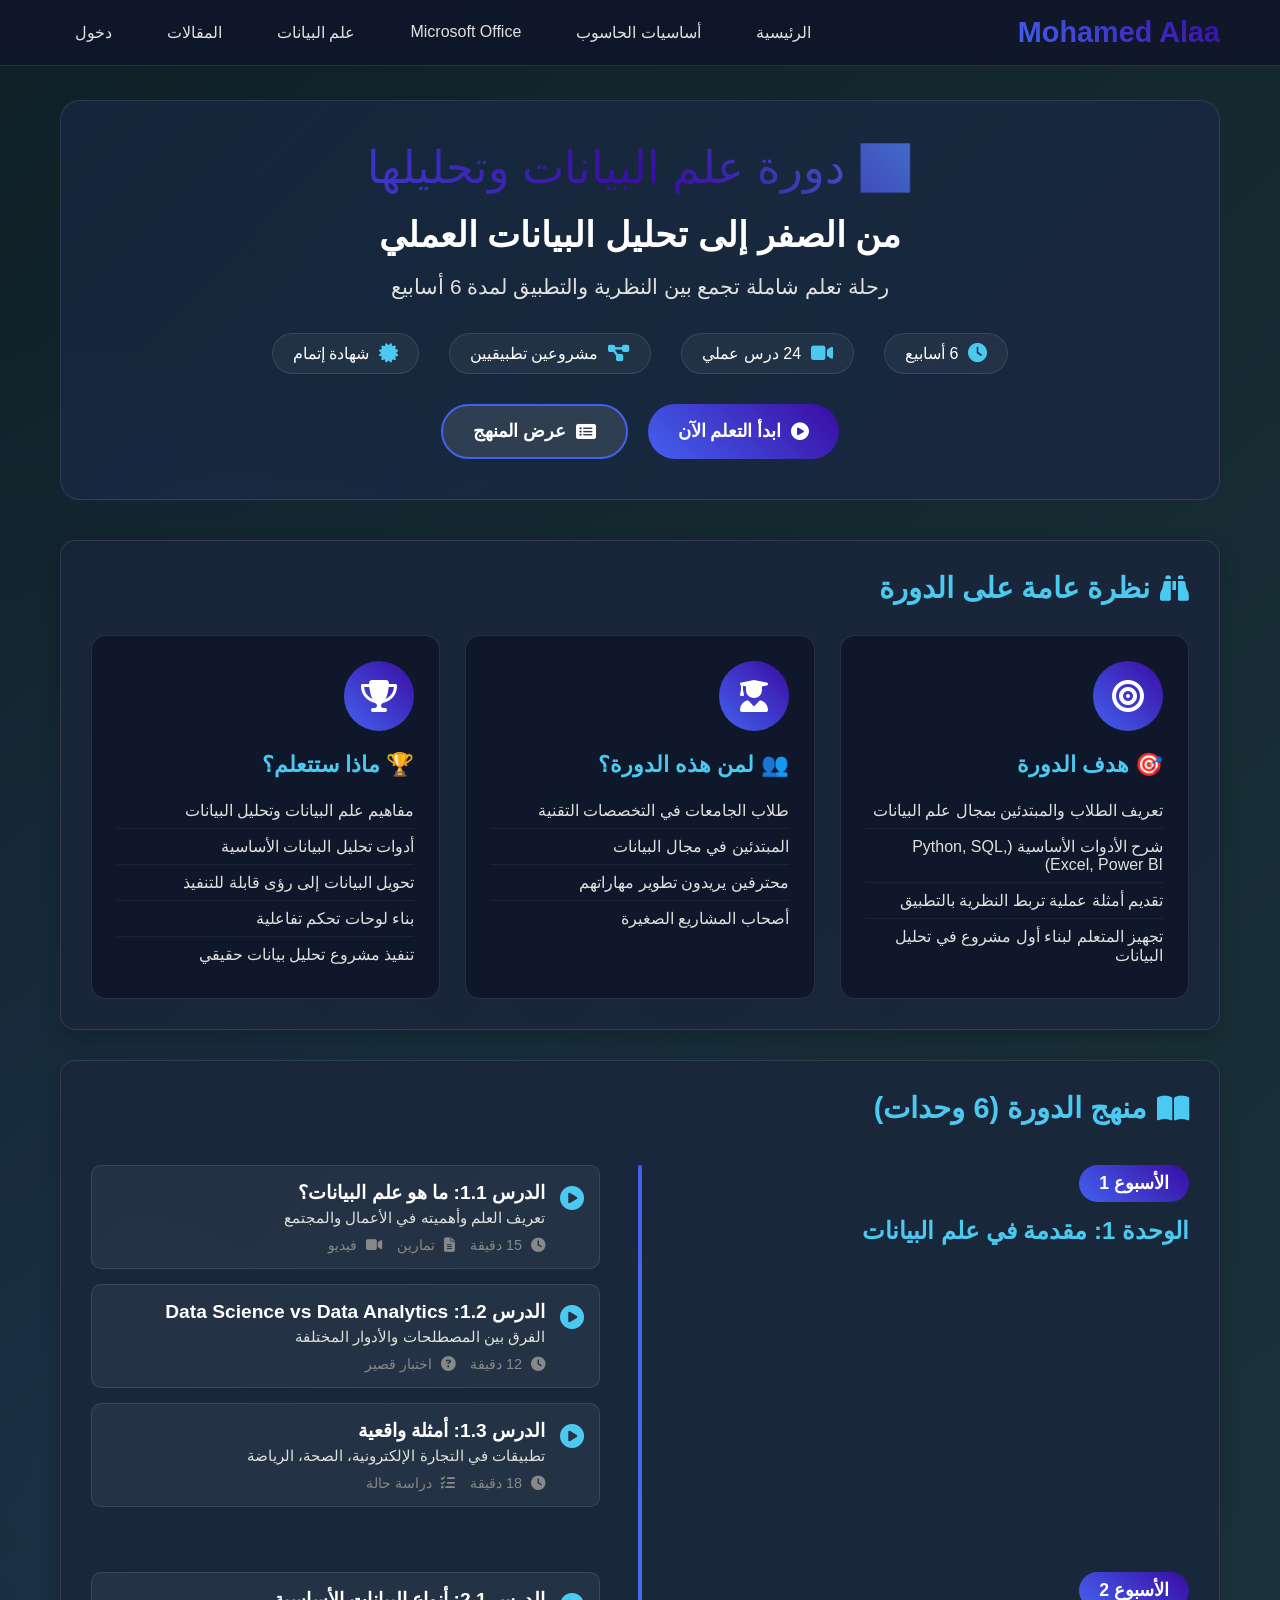
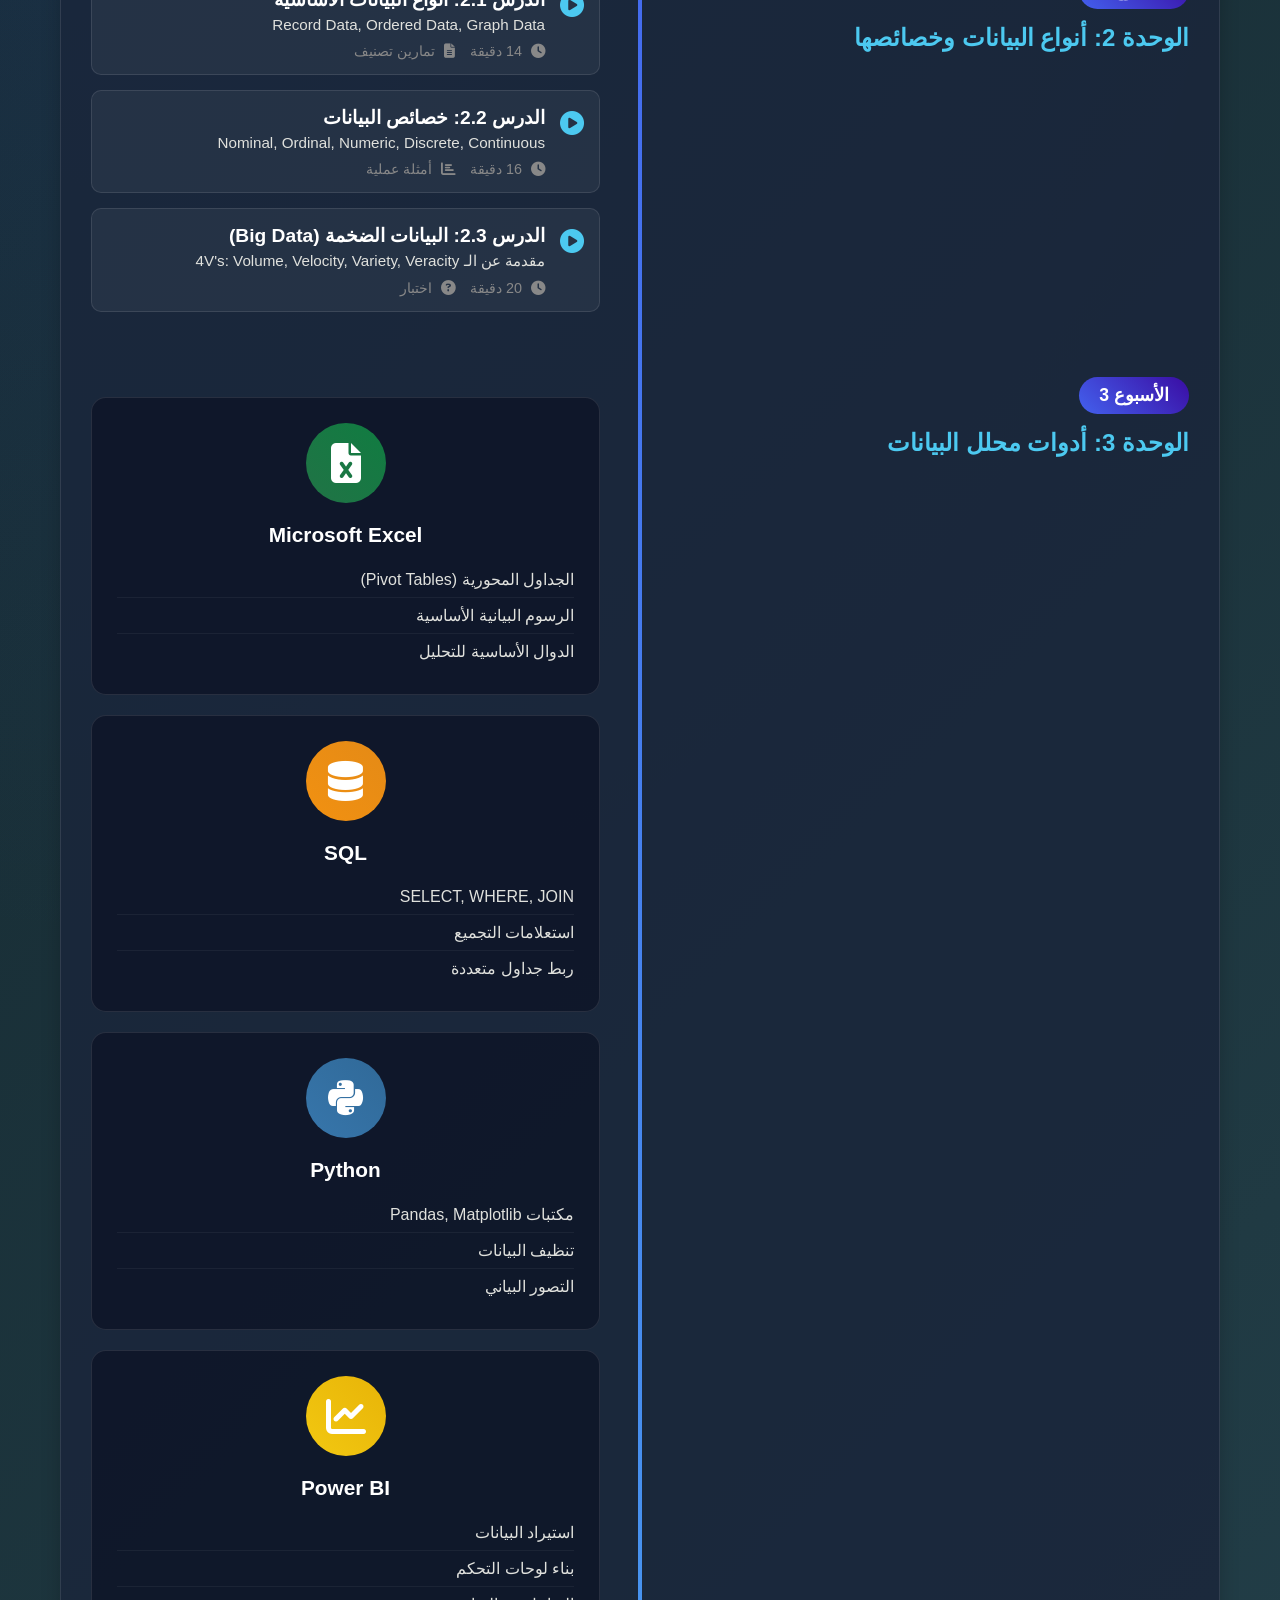
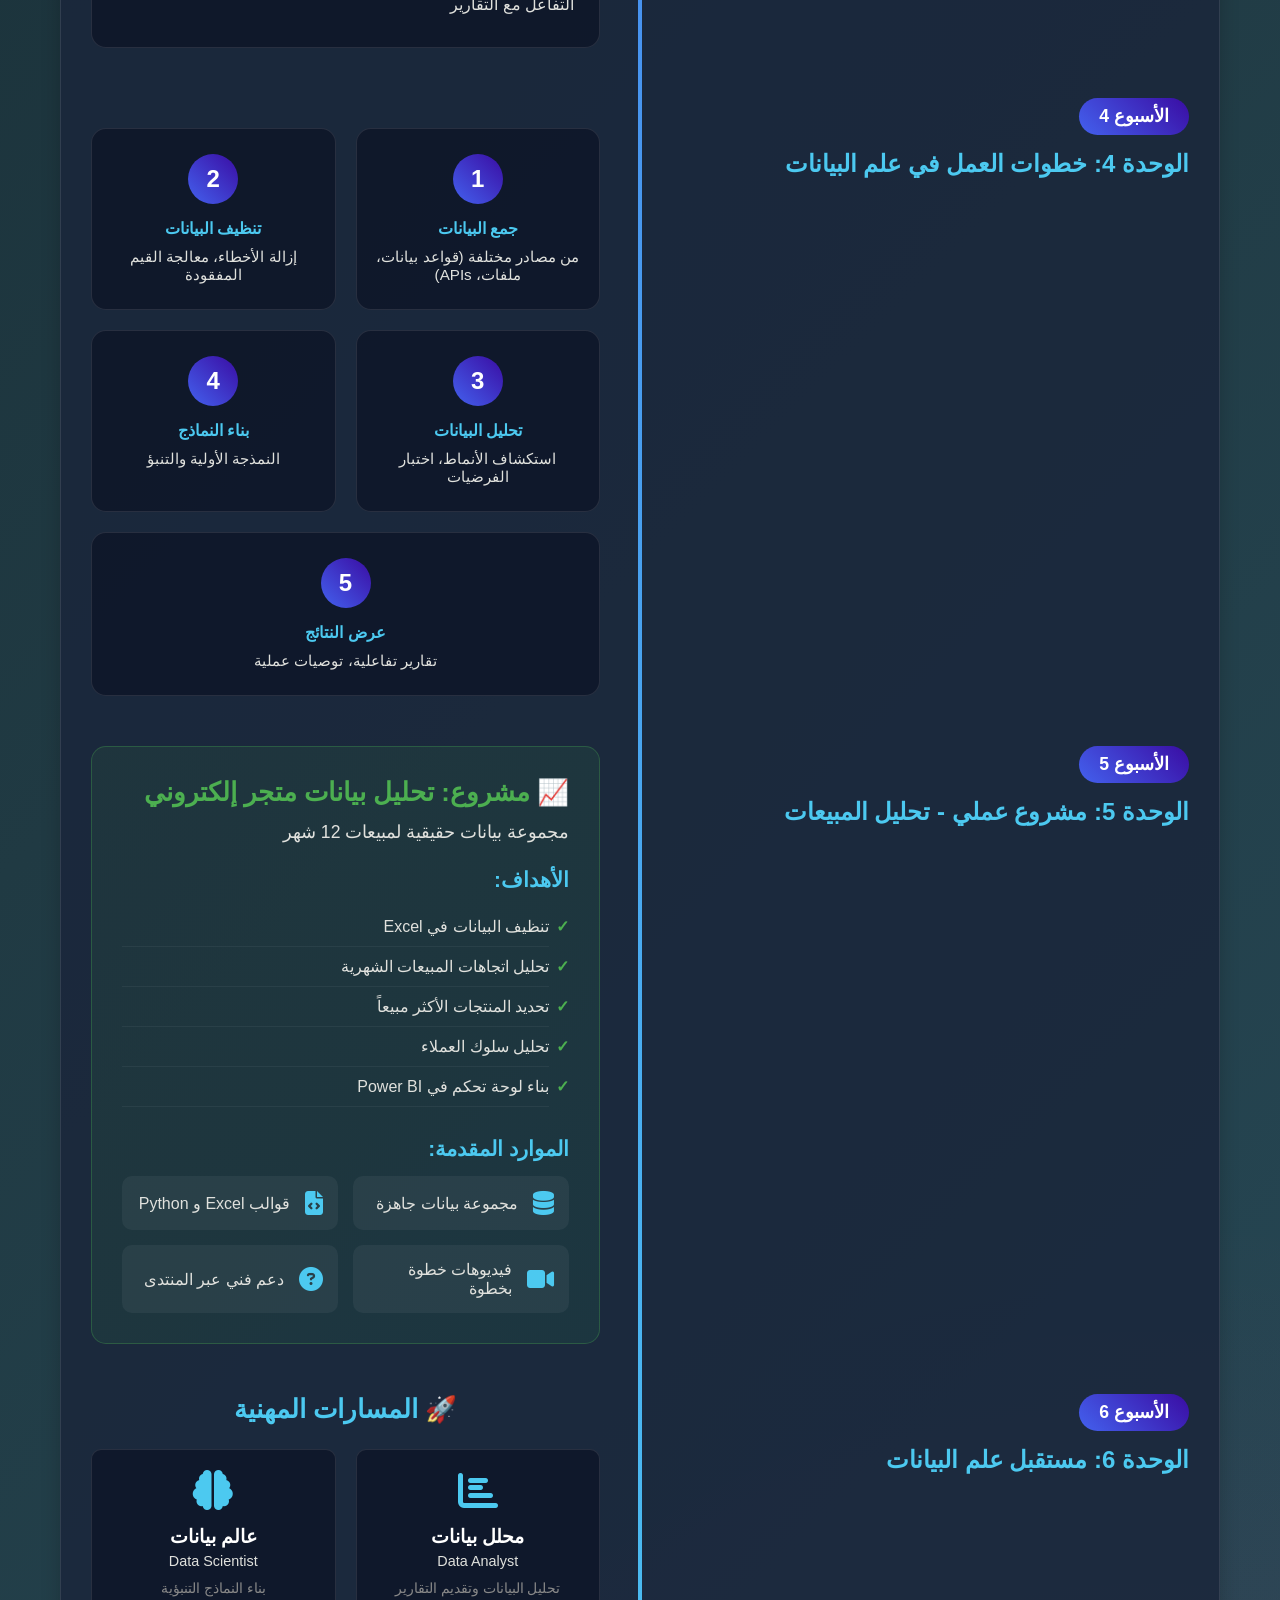
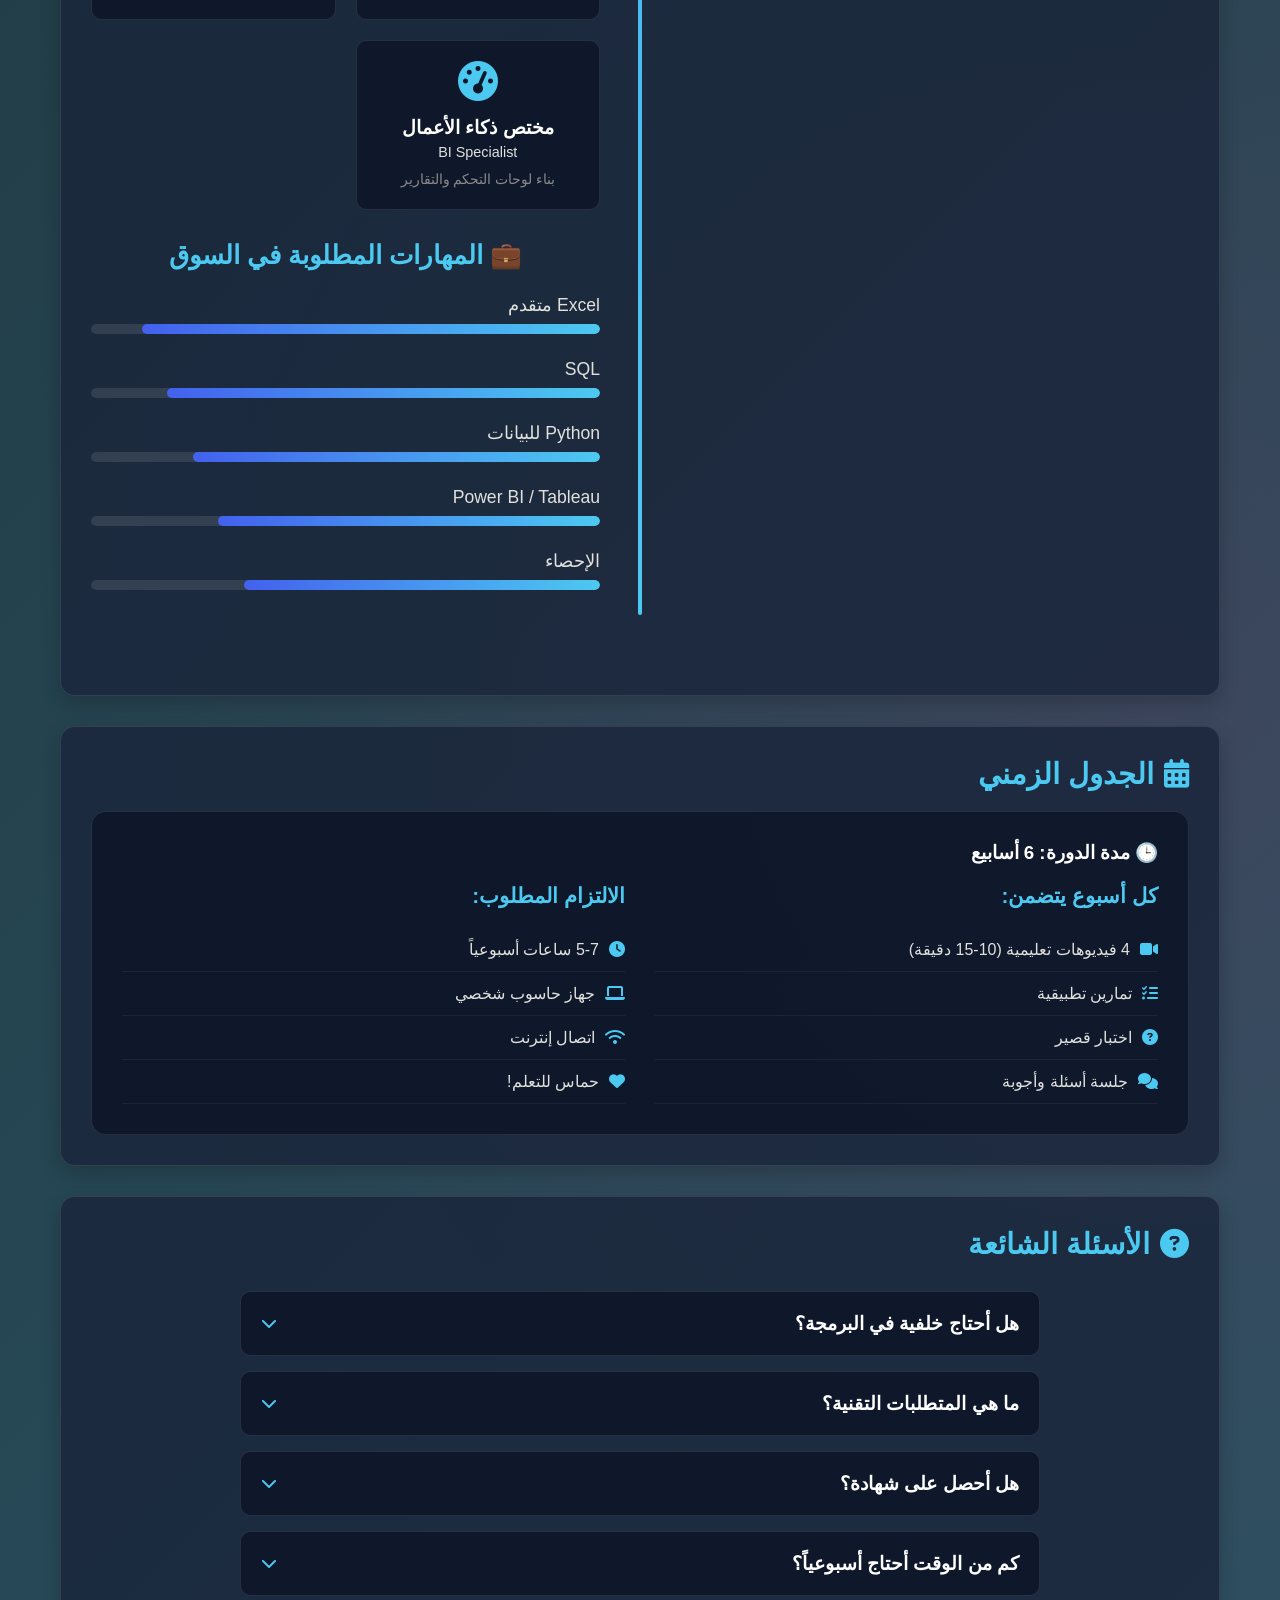
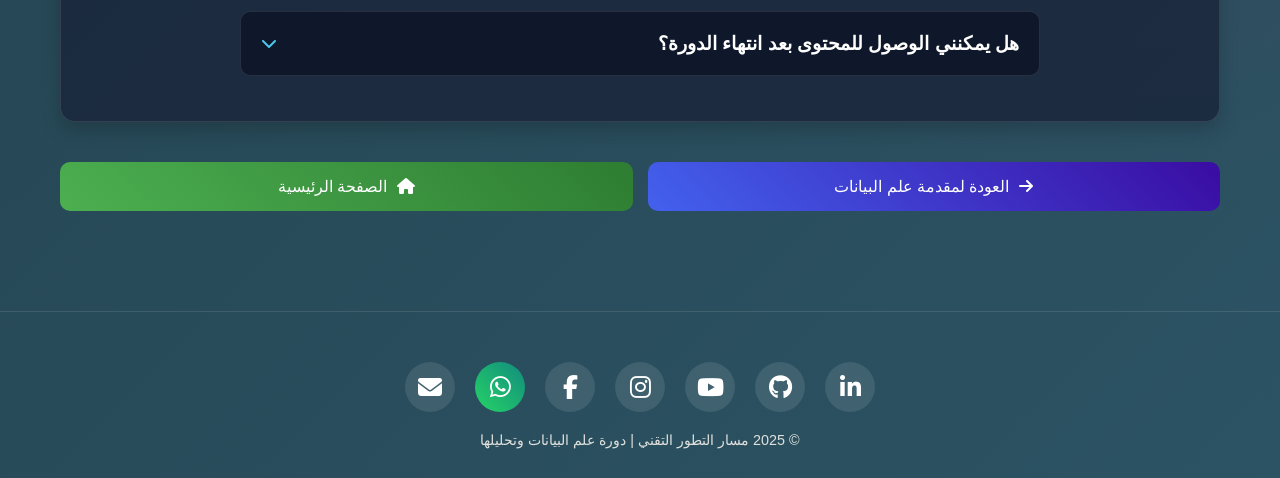
<file: data-science-intro.html.html>
<!DOCTYPE html>
<html lang="ar" dir="rtl">
<head>
    <meta charset="UTF-8">
    <meta name="viewport" content="width=device-width, initial-scale=1.0">
    <title>دورة علم البيانات وتحليلها | مسار التطور التقني</title>
    <link rel="icon" href="icons mohamed.png" type="image/png">
    <link rel="stylesheet" href="https://cdnjs.cloudflare.com/ajax/libs/font-awesome/6.4.0/css/all.min.css">
    <style>
        /* أنماط أساسية */
        * { 
            margin: 0; 
            padding: 0; 
            box-sizing: border-box; 
            font-family: 'Segoe UI', Tahoma, Geneva, Verdana, sans-serif; 
        }
        
        body { 
            background: linear-gradient(135deg, #0f2027, #203a43, #2c5364); 
            color: #fff; 
            min-height: 100vh; 
            overflow-x: hidden; 
            position: relative; 
        }
        
        body::before { 
            content: ""; 
            position: absolute; 
            top: 0; 
            left: 0; 
            width: 100%; 
            height: 100%; 
            background: radial-gradient(circle at 10% 20%, rgba(67, 97, 238, 0.1) 0%, transparent 20%), 
                        radial-gradient(circle at 90% 80%, rgba(247, 37, 133, 0.1) 0%, transparent 20%); 
            z-index: -1; 
        }

        /* شريط التنقل */
        .nav-container { 
            background: rgba(15, 23, 42, 0.95); 
            padding: 15px 0; 
            position: fixed; 
            top: 0; 
            width: 100%;
            z-index: 1000; 
            backdrop-filter: blur(10px); 
            border-bottom: 1px solid rgba(255, 255, 255, 0.1); 
        }
        
        .nav-content { 
            max-width: 1200px; 
            margin: 0 auto; 
            display: flex; 
            justify-content: space-between; 
            align-items: center; 
            padding: 0 20px; 
        }
        
        .nav-logo { 
            font-size: 1.8rem; 
            font-weight: 700; 
            background: linear-gradient(45deg, #4361ee, #3a0ca3); 
            -webkit-background-clip: text; 
            background-clip: text; 
            color: transparent; 
            text-decoration: none; 
        }
        
        .nav-links { 
            display: flex; 
            gap: 25px; 
        }
        
        .nav-link { 
            color: #e0e1dd; 
            text-decoration: none; 
            font-weight: 500; 
            padding: 8px 15px; 
            border-radius: 5px; 
            transition: all 0.3s ease; 
        }
        
        .nav-link:hover, .nav-link.active { 
            background: rgba(67, 97, 238, 0.2); 
            color: #4cc9f0; 
        }

        .container { 
            max-width: 1200px; 
            margin: 0 auto; 
            padding: 20px; 
            margin-top: 80px;
        }

        /* هيدر الدورة */
        .course-header {
            text-align: center;
            padding: 40px 20px;
            background: linear-gradient(135deg, rgba(67, 97, 238, 0.1), rgba(58, 12, 163, 0.1));
            border-radius: 20px;
            margin-bottom: 40px;
            border: 1px solid rgba(255, 255, 255, 0.1);
        }

        .course-header .logo {
            font-size: 2.8rem;
            background: linear-gradient(45deg, #4361ee, #3a0ca3, #4cc9f0);
            -webkit-background-clip: text;
            background-clip: text;
            color: transparent;
            margin-bottom: 20px;
        }

        .course-header h1 {
            font-size: 2.2rem;
            margin-bottom: 15px;
            color: #fff;
        }

        .course-header .subtitle {
            font-size: 1.3rem;
            max-width: 800px;
            margin: 0 auto 30px;
            color: #e0e1dd;
            line-height: 1.6;
        }

        .course-meta {
            display: flex;
            justify-content: center;
            gap: 30px;
            flex-wrap: wrap;
            margin: 30px 0;
        }

        .meta-item {
            display: flex;
            align-items: center;
            gap: 10px;
            background: rgba(255, 255, 255, 0.05);
            padding: 10px 20px;
            border-radius: 50px;
            border: 1px solid rgba(255, 255, 255, 0.1);
        }

        .meta-item i {
            color: #4cc9f0;
            font-size: 1.2rem;
        }

        .cta-buttons {
            display: flex;
            gap: 20px;
            justify-content: center;
            flex-wrap: wrap;
            margin-top: 30px;
        }

        .cta-btn {
            padding: 15px 30px;
            border-radius: 50px;
            text-decoration: none;
            font-weight: 600;
            font-size: 1.1rem;
            display: inline-flex;
            align-items: center;
            gap: 10px;
            transition: all 0.3s ease;
        }

        .cta-btn.primary {
            background: linear-gradient(45deg, #4361ee, #3a0ca3);
            color: white;
        }

        .cta-btn.secondary {
            background: rgba(255, 255, 255, 0.1);
            color: white;
            border: 2px solid #4361ee;
        }

        .cta-btn:hover {
            transform: translateY(-3px);
            box-shadow: 0 10px 25px rgba(67, 97, 238, 0.3);
        }

        /* أقسام الدورة */
        .course-section {
            background: rgba(27, 38, 59, 0.85);
            border-radius: 15px;
            padding: 30px;
            margin: 30px 0;
            border: 1px solid rgba(255, 255, 255, 0.1);
            box-shadow: 0 8px 20px rgba(0, 0, 0, 0.2);
        }

        .section-title {
            font-size: 1.8rem;
            color: #4cc9f0;
            margin-bottom: 20px;
            display: flex;
            align-items: center;
            gap: 10px;
        }

        /* نظرة عامة */
        .overview-content {
            display: grid;
            grid-template-columns: repeat(auto-fit, minmax(300px, 1fr));
            gap: 25px;
            margin-top: 30px;
        }

        .overview-card {
            background: rgba(15, 23, 42, 0.9);
            padding: 25px;
            border-radius: 15px;
            border: 1px solid rgba(255, 255, 255, 0.1);
            transition: all 0.3s ease;
        }

        .overview-card:hover {
            transform: translateY(-5px);
            box-shadow: 0 10px 30px rgba(0, 0, 0, 0.3);
        }

        .overview-icon {
            width: 70px;
            height: 70px;
            border-radius: 50%;
            background: linear-gradient(45deg, #4361ee, #3a0ca3);
            display: flex;
            align-items: center;
            justify-content: center;
            font-size: 2rem;
            color: white;
            margin-bottom: 20px;
        }

        .overview-card h3 {
            color: #4cc9f0;
            margin-bottom: 15px;
            font-size: 1.4rem;
        }

        .overview-card ul {
            list-style: none;
            padding: 0;
        }

        .overview-card ul li {
            padding: 8px 0;
            border-bottom: 1px solid rgba(255, 255, 255, 0.05);
            color: #e0e1dd;
        }

        .overview-card ul li:last-child {
            border-bottom: none;
        }

        /* الجدول الزمني */
        .timeline {
            position: relative;
            margin: 40px 0;
        }

        .timeline::before {
            content: '';
            position: absolute;
            right: 50%;
            transform: translateX(50%);
            width: 4px;
            height: 100%;
            background: linear-gradient(to bottom, #4361ee, #4cc9f0);
            border-radius: 2px;
        }

        .timeline-item {
            position: relative;
            margin-bottom: 50px;
            display: flex;
            justify-content: space-between;
            align-items: flex-start;
        }

        .timeline-header {
            flex: 1;
            padding-left: 40px;
            text-align: right;
        }

        .timeline-content {
            flex: 1;
            padding-right: 40px;
            text-align: right;
        }

        .week-badge {
            display: inline-block;
            background: linear-gradient(45deg, #4361ee, #3a0ca3);
            color: white;
            padding: 8px 20px;
            border-radius: 20px;
            font-weight: bold;
            margin-bottom: 15px;
            font-size: 1.1rem;
        }

        .timeline-header h3 {
            color: #4cc9f0;
            font-size: 1.5rem;
            margin-bottom: 20px;
        }

        .lesson {
            background: rgba(255, 255, 255, 0.05);
            border-radius: 10px;
            padding: 15px;
            margin-bottom: 15px;
            display: flex;
            align-items: flex-start;
            gap: 15px;
            transition: all 0.3s ease;
            border: 1px solid rgba(255, 255, 255, 0.1);
        }

        .lesson:hover {
            background: rgba(255, 255, 255, 0.08);
            transform: translateX(-5px);
        }

        .lesson-icon {
            color: #4cc9f0;
            font-size: 1.5rem;
            margin-top: 5px;
        }

        .lesson-content h4 {
            color: #fff;
            margin-bottom: 5px;
            font-size: 1.2rem;
        }

        .lesson-content p {
            color: #e0e1dd;
            margin-bottom: 10px;
            font-size: 0.95rem;
        }

        .lesson-meta {
            display: flex;
            gap: 15px;
            color: #888;
            font-size: 0.9rem;
        }

        .lesson-meta i {
            margin-left: 5px;
        }

        /* أدوات التحليل */
        .tools-grid {
            display: grid;
            grid-template-columns: repeat(auto-fit, minmax(250px, 1fr));
            gap: 20px;
            margin-top: 20px;
        }

        .tool-card {
            background: rgba(15, 23, 42, 0.9);
            padding: 25px;
            border-radius: 15px;
            text-align: center;
            transition: all 0.3s ease;
            border: 1px solid rgba(255, 255, 255, 0.1);
        }

        .tool-card:hover {
            transform: translateY(-5px);
        }

        .tool-icon {
            width: 80px;
            height: 80px;
            border-radius: 50%;
            display: flex;
            align-items: center;
            justify-content: center;
            font-size: 2.5rem;
            color: white;
            margin: 0 auto 20px;
        }

        .tool-icon.excel {
            background: linear-gradient(45deg, #217346, #107C41);
        }

        .tool-icon.sql {
            background: linear-gradient(45deg, #F29111, #E48A16);
        }

        .tool-icon.python {
            background: linear-gradient(45deg, #3776AB, #306998);
        }

        .tool-icon.powerbi {
            background: linear-gradient(45deg, #F2C811, #E8B408);
        }

        .tool-card h4 {
            color: #fff;
            margin-bottom: 15px;
            font-size: 1.3rem;
        }

        .tool-card ul {
            list-style: none;
            padding: 0;
            text-align: right;
        }

        .tool-card ul li {
            padding: 8px 0;
            color: #e0e1dd;
            border-bottom: 1px solid rgba(255, 255, 255, 0.05);
        }

        .tool-card ul li:last-child {
            border-bottom: none;
        }

        /* خطوات العملية */
        .process-steps {
            display: flex;
            justify-content: space-between;
            flex-wrap: wrap;
            gap: 20px;
            margin-top: 30px;
        }

        .process-step {
            flex: 1;
            min-width: 180px;
            text-align: center;
            background: rgba(15, 23, 42, 0.9);
            padding: 25px 15px;
            border-radius: 15px;
            border: 1px solid rgba(255, 255, 255, 0.1);
        }

        .step-number {
            width: 50px;
            height: 50px;
            border-radius: 50%;
            background: linear-gradient(45deg, #4361ee, #3a0ca3);
            color: white;
            display: flex;
            align-items: center;
            justify-content: center;
            font-size: 1.5rem;
            font-weight: bold;
            margin: 0 auto 15px;
        }

        .process-step h4 {
            color: #4cc9f0;
            margin-bottom: 10px;
        }

        .process-step p {
            color: #e0e1dd;
            font-size: 0.95rem;
        }

        /* تفاصيل المشروع */
        .project-details {
            background: linear-gradient(135deg, rgba(76, 175, 80, 0.1), rgba(39, 174, 96, 0.1));
            border-radius: 15px;
            padding: 30px;
            border: 1px solid rgba(76, 175, 80, 0.3);
        }

        .project-card h4 {
            color: #4caf50;
            font-size: 1.6rem;
            margin-bottom: 15px;
        }

        .project-card p {
            color: #e0e1dd;
            margin-bottom: 25px;
            font-size: 1.1rem;
        }

        .project-objectives h5 {
            color: #4cc9f0;
            margin-bottom: 15px;
            font-size: 1.3rem;
        }

        .project-objectives ul {
            list-style: none;
            padding-right: 20px;
            margin-bottom: 30px;
        }

        .project-objectives li {
            padding: 10px 0;
            color: #e0e1dd;
            border-bottom: 1px solid rgba(255, 255, 255, 0.05);
            position: relative;
        }

        .project-objectives li::before {
            content: '✓';
            position: absolute;
            right: -20px;
            color: #4caf50;
            font-weight: bold;
        }

        .project-resources h5 {
            color: #4cc9f0;
            margin-bottom: 15px;
            font-size: 1.3rem;
        }

        .resources-grid {
            display: grid;
            grid-template-columns: repeat(auto-fit, minmax(200px, 1fr));
            gap: 15px;
        }

        .resource {
            display: flex;
            align-items: center;
            gap: 15px;
            background: rgba(255, 255, 255, 0.05);
            padding: 15px;
            border-radius: 10px;
        }

        .resource i {
            font-size: 1.5rem;
            color: #4cc9f0;
        }

        .resource span {
            color: #e0e1dd;
        }

        /* المسارات المهنية */
        .career-section {
            display: grid;
            grid-template-columns: repeat(auto-fit, minmax(300px, 1fr));
            gap: 30px;
        }

        .career-card h4, .skills-card h4 {
            color: #4cc9f0;
            font-size: 1.6rem;
            margin-bottom: 25px;
            text-align: center;
        }

        .jobs-grid {
            display: grid;
            grid-template-columns: repeat(auto-fit, minmax(200px, 1fr));
            gap: 20px;
        }

        .job-card {
            background: rgba(15, 23, 42, 0.9);
            padding: 20px;
            border-radius: 10px;
            text-align: center;
            transition: all 0.3s ease;
            border: 1px solid rgba(255, 255, 255, 0.1);
        }

        .job-card:hover {
            transform: translateY(-5px);
            box-shadow: 0 10px 25px rgba(0, 0, 0, 0.2);
        }

        .job-card i {
            font-size: 2.5rem;
            color: #4cc9f0;
            margin-bottom: 15px;
        }

        .job-card h5 {
            color: #fff;
            margin-bottom: 5px;
            font-size: 1.2rem;
        }

        .job-card > p:first-of-type {
            color: #e0e1dd;
            font-size: 0.9rem;
            margin-bottom: 10px;
        }

        .job-desc {
            color: #888;
            font-size: 0.85rem;
            line-height: 1.4;
        }

        /* المهارات */
        .skills-list {
            margin-top: 20px;
        }

        .skill {
            margin-bottom: 25px;
        }

        .skill-name {
            display: block;
            color: #e0e1dd;
            margin-bottom: 8px;
            font-size: 1.1rem;
        }

        .skill-bar {
            height: 10px;
            background: rgba(255, 255, 255, 0.1);
            border-radius: 5px;
            overflow: hidden;
        }

        .skill-level {
            height: 100%;
            background: linear-gradient(90deg, #4361ee, #4cc9f0);
            border-radius: 5px;
            transition: width 1s ease-in-out;
        }

        /* جدول زمني */
        .schedule-container {
            background: rgba(15, 23, 42, 0.9);
            border-radius: 15px;
            padding: 30px;
            border: 1px solid rgba(255, 255, 255, 0.1);
        }

        .weekly-plan {
            display: grid;
            grid-template-columns: repeat(auto-fit, minmax(300px, 1fr));
            gap: 30px;
            margin-top: 20px;
        }

        .week-plan h4 {
            color: #4cc9f0;
            margin-bottom: 20px;
            font-size: 1.3rem;
        }

        .week-plan ul {
            list-style: none;
            padding: 0;
        }

        .week-plan li {
            padding: 12px 0;
            color: #e0e1dd;
            border-bottom: 1px solid rgba(255, 255, 255, 0.05);
            display: flex;
            align-items: center;
            gap: 10px;
        }

        .week-plan li i {
            color: #4cc9f0;
        }

        /* قسم التسجيل */
        .enroll-section {
            background: linear-gradient(135deg, rgba(67, 97, 238, 0.1), rgba(58, 12, 163, 0.1));
            padding: 40px;
            border-radius: 20px;
        }

        .enroll-container {
            display: grid;
            grid-template-columns: repeat(auto-fit, minmax(300px, 1fr));
            gap: 40px;
            margin-top: 30px;
        }

        .pricing-card {
            background: rgba(15, 23, 42, 0.95);
            border-radius: 20px;
            padding: 30px;
            text-align: center;
            border: 2px solid #4361ee;
            box-shadow: 0 15px 35px rgba(67, 97, 238, 0.2);
        }

        .pricing-header h3 {
            color: #fff;
            font-size: 1.8rem;
            margin-bottom: 20px;
        }

        .price {
            margin-bottom: 30px;
        }

        .amount {
            font-size: 3.5rem;
            font-weight: bold;
            color: #4cc9f0;
            display: block;
        }

        .period {
            color: #e0e1dd;
            font-size: 1.1rem;
        }

        .pricing-features ul {
            list-style: none;
            padding: 0;
            margin-bottom: 30px;
        }

        .pricing-features li {
            padding: 15px 0;
            color: #e0e1dd;
            border-bottom: 1px solid rgba(255, 255, 255, 0.05);
            display: flex;
            align-items: center;
            gap: 10px;
        }

        .pricing-features li i {
            color: #4caf50;
            font-size: 1.2rem;
        }

        .enroll-btn {
            width: 100%;
            padding: 18px;
            background: linear-gradient(45deg, #4361ee, #3a0ca3);
            color: white;
            border: none;
            border-radius: 50px;
            font-size: 1.2rem;
            font-weight: bold;
            cursor: pointer;
            display: flex;
            align-items: center;
            justify-content: center;
            gap: 10px;
            transition: all 0.3s ease;
        }

        .enroll-btn:hover {
            transform: translateY(-3px);
            box-shadow: 0 10px 25px rgba(67, 97, 238, 0.4);
        }

        .enroll-info h3 {
            color: #4cc9f0;
            font-size: 1.8rem;
            margin-bottom: 30px;
            text-align: center;
        }

        .steps {
            display: flex;
            flex-direction: column;
            gap: 25px;
        }

        .step {
            display: flex;
            align-items: center;
            gap: 20px;
        }

        .step-number {
            width: 50px;
            height: 50px;
            border-radius: 50%;
            background: linear-gradient(45deg, #4361ee, #3a0ca3);
            color: white;
            display: flex;
            align-items: center;
            justify-content: center;
            font-size: 1.5rem;
            font-weight: bold;
            flex-shrink: 0;
        }

        .step p {
            color: #e0e1dd;
            font-size: 1.1rem;
        }

        /* الأسئلة الشائعة */
        .faq-container {
            max-width: 800px;
            margin: 30px auto 0;
        }

        .faq-item {
            background: rgba(15, 23, 42, 0.9);
            border-radius: 10px;
            margin-bottom: 15px;
            overflow: hidden;
            border: 1px solid rgba(255, 255, 255, 0.1);
        }

        .faq-question {
            padding: 20px;
            display: flex;
            justify-content: space-between;
            align-items: center;
            cursor: pointer;
            transition: all 0.3s ease;
        }

        .faq-question:hover {
            background: rgba(255, 255, 255, 0.05);
        }

        .faq-question h4 {
            color: #fff;
            font-size: 1.2rem;
            margin: 0;
        }

        .faq-question i {
            color: #4cc9f0;
            transition: transform 0.3s ease;
        }

        .faq-answer {
            padding: 0 20px;
            max-height: 0;
            overflow: hidden;
            transition: all 0.3s ease;
        }

        .faq-answer p {
            color: #e0e1dd;
            padding: 20px 0;
            margin: 0;
            border-top: 1px solid rgba(255, 255, 255, 0.1);
        }

        .faq-item.active .faq-question i {
            transform: rotate(180deg);
        }

        .faq-item.active .faq-answer {
            max-height: 200px;
        }

        /* أزرار التنقل */
        .nav-buttons {
            display: grid;
            grid-template-columns: repeat(auto-fit, minmax(250px, 1fr));
            gap: 15px;
            margin: 40px 0;
        }
        
        .nav-btn {
            background: linear-gradient(45deg, #4361ee, #3a0ca3);
            color: white;
            text-decoration: none;
            padding: 15px 20px;
            border-radius: 10px;
            text-align: center;
            font-weight: 500;
            transition: all 0.3s ease;
            display: flex;
            align-items: center;
            justify-content: center;
            gap: 10px;
        }
        
        .nav-btn:hover {
            transform: translateY(-3px);
            box-shadow: 0 10px 25px rgba(67, 97, 238, 0.4);
        }

        .back-btn {
            background: linear-gradient(45deg, #4caf50, #2e7d32) !important;
        }

        /* الفوتر */
        footer { 
            text-align: center; 
            padding: 30px 0; 
            margin-top: 40px; 
            border-top: 1px solid rgba(255, 255, 255, 0.1); 
        }
        
        .social-icons { 
            display: flex; 
            justify-content: center; 
            gap: 20px; 
            margin: 20px 0; 
        }
        
        .social-icon { 
            width: 50px; 
            height: 50px; 
            border-radius: 50%; 
            background: rgba(255, 255, 255, 0.1); 
            display: flex; 
            align-items: center; 
            justify-content: center; 
            font-size: 1.5rem; 
            transition: all 0.3s ease; 
            text-decoration: none; 
            color: #fff; 
        }
        
        .social-icon:hover { 
            background: #4361ee; 
            transform: translateY(-5px); 
            color: #fff; 
        }
        
        .copyright { 
            color: #e0e1dd; 
            font-size: 0.9rem; 
        }

        /* أنماط متجاوبة */
        @media (max-width: 992px) {
            .timeline::before {
                right: 30px;
                transform: none;
            }
            
            .timeline-item {
                flex-direction: column;
            }
            
            .timeline-header,
            .timeline-content {
                padding: 0;
                text-align: right;
                width: 100%;
            }
            
            .timeline-header {
                margin-bottom: 20px;
            }
            
            .timeline-content {
                padding-right: 0;
            }
        }

        @media (max-width: 768px) {
            .nav-content {
                flex-direction: column;
                gap: 15px;
            }
            
            .nav-links {
                flex-wrap: wrap;
                justify-content: center;
            }
            
            .container {
                padding: 10px;
            }
            
            .course-header .logo {
                font-size: 2.2rem;
            }
            
            .course-header h1 {
                font-size: 1.8rem;
            }
            
            .course-meta {
                gap: 15px;
            }
            
            .meta-item {
                padding: 8px 15px;
                font-size: 0.9rem;
            }
            
            .cta-btn {
                padding: 12px 25px;
                font-size: 1rem;
            }
            
            .overview-content {
                grid-template-columns: 1fr;
            }
            
            .tools-grid {
                grid-template-columns: repeat(2, 1fr);
            }
            
            .process-steps {
                flex-direction: column;
            }
            
            .enroll-container {
                grid-template-columns: 1fr;
            }
            
            .nav-buttons {
                grid-template-columns: 1fr;
            }
        }

        @media (max-width: 576px) {
            .tools-grid {
                grid-template-columns: 1fr;
            }
            
            .weekly-plan {
                grid-template-columns: 1fr;
            }
            
            .career-section {
                grid-template-columns: 1fr;
            }
            
            .jobs-grid {
                grid-template-columns: 1fr;
            }
        }

        /* تأثيرات الرسوم المتحركة */
        @keyframes fadeIn { 
            from { opacity: 0; } 
            to { opacity: 1; } 
        }

        @keyframes slideUp {
            from {
                opacity: 0;
                transform: translateY(30px);
            }
            to {
                opacity: 1;
                transform: translateY(0);
            }
        }

        @keyframes modalSlideIn {
            from {
                opacity: 0;
                transform: translateY(-50px);
            }
            to {
                opacity: 1;
                transform: translateY(0);
            }
        }

        @keyframes fadeInChar {
            from {
                opacity: 0;
                transform: translateY(20px);
            }
            to {
                opacity: 1;
                transform: translateY(0);
            }
        }
    </style>
</head>
<body>
    <nav class="nav-container">
    <div class="nav-content">
        <a href="index.html" class="nav-logo">Mohamed Alaa</a>
           <div class="nav-links">
            <a href="index.html" class="nav-link">الرئيسية</a>
            <a href="Computer_basics.html" class="nav-link">أساسيات الحاسوب</a>
            <a href="Microsoft_Office.html" class="nav-link">Microsoft Office</a>
            <a href="data-science-intro.html.html" class="nav-link" >علم البيانات</a>
            <a href="blogs.html" class="nav-link">المقالات</a>
            <a href="login.html" class="nav-link login-btn">دخول</a>
        </div>
    </div>
</nav>
    <div class="container">
        <!-- الهيدر الرئيسي -->
        <header class="course-header">
            <div class="logo">📊 دورة علم البيانات وتحليلها</div>
            <h1>من الصفر إلى تحليل البيانات العملي</h1>
            <p class="subtitle">رحلة تعلم شاملة تجمع بين النظرية والتطبيق لمدة 6 أسابيع</p>
            
            <div class="course-meta">
                <div class="meta-item">
                    <i class="fas fa-clock"></i>
                    <span>6 أسابيع</span>
                </div>
                <div class="meta-item">
                    <i class="fas fa-video"></i>
                    <span>24 درس عملي</span>
                </div>
                <div class="meta-item">
                    <i class="fas fa-project-diagram"></i>
                    <span>مشروعين تطبيقيين</span>
                </div>
                <div class="meta-item">
                    <i class="fas fa-certificate"></i>
                    <span>شهادة إتمام</span>
                </div>
            </div>
            
            <div class="cta-buttons">
                <a href="#enroll" class="cta-btn primary">
                    <i class="fas fa-play-circle"></i> ابدأ التعلم الآن
                </a>
                <a href="#curriculum" class="cta-btn secondary">
                    <i class="fas fa-list-alt"></i> عرض المنهج
                </a>
            </div>
        </header>

        <!-- القسم 1: نظرة عامة على الدورة -->
        <section id="overview" class="course-section">
            <h2 class="section-title">
                <i class="fas fa-binoculars"></i> نظرة عامة على الدورة
            </h2>
            
            <div class="overview-content">
                <div class="overview-card">
                    <div class="overview-icon">
                        <i class="fas fa-bullseye"></i>
                    </div>
                    <h3>🎯 هدف الدورة</h3>
                    <ul>
                        <li>تعريف الطلاب والمبتدئين بمجال علم البيانات</li>
                        <li>شرح الأدوات الأساسية (Python, SQL, Excel, Power BI)</li>
                        <li>تقديم أمثلة عملية تربط النظرية بالتطبيق</li>
                        <li>تجهيز المتعلم لبناء أول مشروع في تحليل البيانات</li>
                    </ul>
                </div>
                
                <div class="overview-card">
                    <div class="overview-icon">
                        <i class="fas fa-user-graduate"></i>
                    </div>
                    <h3>👥 لمن هذه الدورة؟</h3>
                    <ul>
                        <li>طلاب الجامعات في التخصصات التقنية</li>
                        <li>المبتدئين في مجال البيانات</li>
                        <li>محترفين يريدون تطوير مهاراتهم</li>
                        <li>أصحاب المشاريع الصغيرة</li>
                    </ul>
                </div>
                
                <div class="overview-card">
                    <div class="overview-icon">
                        <i class="fas fa-trophy"></i>
                    </div>
                    <h3>🏆 ماذا ستتعلم؟</h3>
                    <ul>
                        <li>مفاهيم علم البيانات وتحليل البيانات</li>
                        <li>أدوات تحليل البيانات الأساسية</li>
                        <li>تحويل البيانات إلى رؤى قابلة للتنفيذ</li>
                        <li>بناء لوحات تحكم تفاعلية</li>
                        <li>تنفيذ مشروع تحليل بيانات حقيقي</li>
                    </ul>
                </div>
            </div>
        </section>

        <!-- القسم 2: منهج الدورة -->
        <section id="curriculum" class="course-section">
            <h2 class="section-title">
                <i class="fas fa-book-open"></i> منهج الدورة (6 وحدات)
            </h2>
            
            <div class="timeline">
                <!-- الأسبوع 1 -->
                <div class="timeline-item">
                    <div class="timeline-header">
                        <div class="week-badge">الأسبوع 1</div>
                        <h3>الوحدة 1: مقدمة في علم البيانات</h3>
                    </div>
                    <div class="timeline-content">
                        <div class="lesson">
                            <i class="fas fa-play-circle lesson-icon"></i>
                            <div class="lesson-content">
                                <h4>الدرس 1.1: ما هو علم البيانات؟</h4>
                                <p>تعريف العلم وأهميته في الأعمال والمجتمع</p>
                                <div class="lesson-meta">
                                    <span><i class="fas fa-clock"></i> 15 دقيقة</span>
                                    <span><i class="fas fa-file-alt"></i> تمارين</span>
                                    <span><i class="fas fa-video"></i> فيديو</span>
                                </div>
                            </div>
                        </div>
                        
                        <div class="lesson">
                            <i class="fas fa-play-circle lesson-icon"></i>
                            <div class="lesson-content">
                                <h4>الدرس 1.2: Data Science vs Data Analytics</h4>
                                <p>الفرق بين المصطلحات والأدوار المختلفة</p>
                                <div class="lesson-meta">
                                    <span><i class="fas fa-clock"></i> 12 دقيقة</span>
                                    <span><i class="fas fa-question-circle"></i> اختبار قصير</span>
                                </div>
                            </div>
                        </div>
                        
                        <div class="lesson">
                            <i class="fas fa-play-circle lesson-icon"></i>
                            <div class="lesson-content">
                                <h4>الدرس 1.3: أمثلة واقعية</h4>
                                <p>تطبيقات في التجارة الإلكترونية، الصحة، الرياضة</p>
                                <div class="lesson-meta">
                                    <span><i class="fas fa-clock"></i> 18 دقيقة</span>
                                    <span><i class="fas fa-tasks"></i> دراسة حالة</span>
                                </div>
                            </div>
                        </div>
                    </div>
                </div>

                <!-- الأسبوع 2 -->
                <div class="timeline-item">
                    <div class="timeline-header">
                        <div class="week-badge">الأسبوع 2</div>
                        <h3>الوحدة 2: أنواع البيانات وخصائصها</h3>
                    </div>
                    <div class="timeline-content">
                        <div class="lesson">
                            <i class="fas fa-play-circle lesson-icon"></i>
                            <div class="lesson-content">
                                <h4>الدرس 2.1: أنواع البيانات الأساسية</h4>
                                <p>Record Data, Ordered Data, Graph Data</p>
                                <div class="lesson-meta">
                                    <span><i class="fas fa-clock"></i> 14 دقيقة</span>
                                    <span><i class="fas fa-file-alt"></i> تمارين تصنيف</span>
                                </div>
                            </div>
                        </div>
                        
                        <div class="lesson">
                            <i class="fas fa-play-circle lesson-icon"></i>
                            <div class="lesson-content">
                                <h4>الدرس 2.2: خصائص البيانات</h4>
                                <p>Nominal, Ordinal, Numeric, Discrete, Continuous</p>
                                <div class="lesson-meta">
                                    <span><i class="fas fa-clock"></i> 16 دقيقة</span>
                                    <span><i class="fas fa-chart-bar"></i> أمثلة عملية</span>
                                </div>
                            </div>
                        </div>
                        
                        <div class="lesson">
                            <i class="fas fa-play-circle lesson-icon"></i>
                            <div class="lesson-content">
                                <h4>الدرس 2.3: البيانات الضخمة (Big Data)</h4>
                                <p>مقدمة عن الـ 4V's: Volume, Velocity, Variety, Veracity</p>
                                <div class="lesson-meta">
                                    <span><i class="fas fa-clock"></i> 20 دقيقة</span>
                                    <span><i class="fas fa-question-circle"></i> اختبار</span>
                                </div>
                            </div>
                        </div>
                    </div>
                </div>

                <!-- الأسبوع 3 -->
                <div class="timeline-item">
                    <div class="timeline-header">
                        <div class="week-badge">الأسبوع 3</div>
                        <h3>الوحدة 3: أدوات محلل البيانات</h3>
                    </div>
                    <div class="timeline-content">
                        <div class="tools-grid">
                            <div class="tool-card">
                                <div class="tool-icon excel">
                                    <i class="fas fa-file-excel"></i>
                                </div>
                                <h4>Microsoft Excel</h4>
                                <ul>
                                    <li>الجداول المحورية (Pivot Tables)</li>
                                    <li>الرسوم البيانية الأساسية</li>
                                    <li>الدوال الأساسية للتحليل</li>
                                </ul>
                            </div>
                            
                            <div class="tool-card">
                                <div class="tool-icon sql">
                                    <i class="fas fa-database"></i>
                                </div>
                                <h4>SQL</h4>
                                <ul>
                                    <li>SELECT, WHERE, JOIN</li>
                                    <li>استعلامات التجميع</li>
                                    <li>ربط جداول متعددة</li>
                                </ul>
                            </div>
                            
                            <div class="tool-card">
                                <div class="tool-icon python">
                                    <i class="fab fa-python"></i>
                                </div>
                                <h4>Python</h4>
                                <ul>
                                    <li>مكتبات Pandas, Matplotlib</li>
                                    <li>تنظيف البيانات</li>
                                    <li>التصور البياني</li>
                                </ul>
                            </div>
                            
                            <div class="tool-card">
                                <div class="tool-icon powerbi">
                                    <i class="fas fa-chart-line"></i>
                                </div>
                                <h4>Power BI</h4>
                                <ul>
                                    <li>استيراد البيانات</li>
                                    <li>بناء لوحات التحكم</li>
                                    <li>التفاعل مع التقارير</li>
                                </ul>
                            </div>
                        </div>
                    </div>
                </div>

                <!-- الأسبوع 4 -->
                <div class="timeline-item">
                    <div class="timeline-header">
                        <div class="week-badge">الأسبوع 4</div>
                        <h3>الوحدة 4: خطوات العمل في علم البيانات</h3>
                    </div>
                    <div class="timeline-content">
                        <div class="process-steps">
                            <div class="process-step">
                                <div class="step-number">1</div>
                                <h4>جمع البيانات</h4>
                                <p>من مصادر مختلفة (قواعد بيانات، ملفات، APIs)</p>
                            </div>
                            
                            <div class="process-step">
                                <div class="step-number">2</div>
                                <h4>تنظيف البيانات</h4>
                                <p>إزالة الأخطاء، معالجة القيم المفقودة</p>
                            </div>
                            
                            <div class="process-step">
                                <div class="step-number">3</div>
                                <h4>تحليل البيانات</h4>
                                <p>استكشاف الأنماط، اختبار الفرضيات</p>
                            </div>
                            
                            <div class="process-step">
                                <div class="step-number">4</div>
                                <h4>بناء النماذج</h4>
                                <p>النمذجة الأولية والتنبؤ</p>
                            </div>
                            
                            <div class="process-step">
                                <div class="step-number">5</div>
                                <h4>عرض النتائج</h4>
                                <p>تقارير تفاعلية، توصيات عملية</p>
                            </div>
                        </div>
                    </div>
                </div>

                <!-- الأسبوع 5 -->
                <div class="timeline-item">
                    <div class="timeline-header">
                        <div class="week-badge">الأسبوع 5</div>
                        <h3>الوحدة 5: مشروع عملي - تحليل المبيعات</h3>
                    </div>
                    <div class="timeline-content">
                        <div class="project-details">
                            <div class="project-card">
                                <h4>📈 مشروع: تحليل بيانات متجر إلكتروني</h4>
                                <p>مجموعة بيانات حقيقية لمبيعات 12 شهر</p>
                                
                                <div class="project-objectives">
                                    <h5>الأهداف:</h5>
                                    <ul>
                                        <li>تنظيف البيانات في Excel</li>
                                        <li>تحليل اتجاهات المبيعات الشهرية</li>
                                        <li>تحديد المنتجات الأكثر مبيعاً</li>
                                        <li>تحليل سلوك العملاء</li>
                                        <li>بناء لوحة تحكم في Power BI</li>
                                    </ul>
                                </div>
                                
                                <div class="project-resources">
                                    <h5>الموارد المقدمة:</h5>
                                    <div class="resources-grid">
                                        <div class="resource">
                                            <i class="fas fa-database"></i>
                                            <span>مجموعة بيانات جاهزة</span>
                                        </div>
                                        <div class="resource">
                                            <i class="fas fa-file-code"></i>
                                            <span>قوالب Excel و Python</span>
                                        </div>
                                        <div class="resource">
                                            <i class="fas fa-video"></i>
                                            <span>فيديوهات خطوة بخطوة</span>
                                        </div>
                                        <div class="resource">
                                            <i class="fas fa-question-circle"></i>
                                            <span>دعم فني عبر المنتدى</span>
                                        </div>
                                    </div>
                                </div>
                            </div>
                        </div>
                    </div>
                </div>

                <!-- الأسبوع 6 -->
                <div class="timeline-item">
                    <div class="timeline-header">
                        <div class="week-badge">الأسبوع 6</div>
                        <h3>الوحدة 6: مستقبل علم البيانات</h3>
                    </div>
                    <div class="timeline-content">
                        <div class="career-section">
                            <div class="career-card">
                                <h4>🚀 المسارات المهنية</h4>
                                <div class="jobs-grid">
                                    <div class="job-card">
                                        <i class="fas fa-chart-bar"></i>
                                        <h5>محلل بيانات</h5>
                                        <p>Data Analyst</p>
                                        <p class="job-desc">تحليل البيانات وتقديم التقارير</p>
                                    </div>
                                    
                                    <div class="job-card">
                                        <i class="fas fa-brain"></i>
                                        <h5>عالم بيانات</h5>
                                        <p>Data Scientist</p>
                                        <p class="job-desc">بناء النماذج التنبؤية</p>
                                    </div>
                                    
                                    <div class="job-card">
                                        <i class="fas fa-tachometer-alt"></i>
                                        <h5>مختص ذكاء الأعمال</h5>
                                        <p>BI Specialist</p>
                                        <p class="job-desc">بناء لوحات التحكم والتقارير</p>
                                    </div>
                                </div>
                            </div>
                            
                            <div class="skills-card">
                                <h4>💼 المهارات المطلوبة في السوق</h4>
                                <div class="skills-list">
                                    <div class="skill">
                                        <span class="skill-name">Excel متقدم</span>
                                        <div class="skill-bar">
                                            <div class="skill-level" style="width: 90%"></div>
                                        </div>
                                    </div>
                                    
                                    <div class="skill">
                                        <span class="skill-name">SQL</span>
                                        <div class="skill-bar">
                                            <div class="skill-level" style="width: 85%"></div>
                                        </div>
                                    </div>
                                    
                                    <div class="skill">
                                        <span class="skill-name">Python للبيانات</span>
                                        <div class="skill-bar">
                                            <div class="skill-level" style="width: 80%"></div>
                                        </div>
                                    </div>
                                    
                                    <div class="skill">
                                        <span class="skill-name">Power BI / Tableau</span>
                                        <div class="skill-bar">
                                            <div class="skill-level" style="width: 75%"></div>
                                        </div>
                                    </div>
                                    
                                    <div class="skill">
                                        <span class="skill-name">الإحصاء</span>
                                        <div class="skill-bar">
                                            <div class="skill-level" style="width: 70%"></div>
                                        </div>
                                    </div>
                                </div>
                            </div>
                        </div>
                    </div>
                </div>
            </div>
        </section>

        <!-- القسم 3: جدول زمني -->
        <section id="schedule" class="course-section">
            <h2 class="section-title">
                <i class="fas fa-calendar-alt"></i> الجدول الزمني
            </h2>
            
            <div class="schedule-container">
                <div class="schedule-card">
                    <h3>🕒 مدة الدورة: 6 أسابيع</h3>
                    <div class="weekly-plan">
                        <div class="week-plan">
                            <h4>كل أسبوع يتضمن:</h4>
                            <ul>
                                <li><i class="fas fa-video"></i> 4 فيديوهات تعليمية (10-15 دقيقة)</li>
                                <li><i class="fas fa-tasks"></i> تمارين تطبيقية</li>
                                <li><i class="fas fa-question-circle"></i> اختبار قصير</li>
                                <li><i class="fas fa-comments"></i> جلسة أسئلة وأجوبة</li>
                            </ul>
                        </div>
                        
                        <div class="week-plan">
                            <h4>الالتزام المطلوب:</h4>
                            <ul>
                                <li><i class="fas fa-clock"></i> 5-7 ساعات أسبوعياً</li>
                                <li><i class="fas fa-laptop"></i> جهاز حاسوب شخصي</li>
                                <li><i class="fas fa-wifi"></i> اتصال إنترنت</li>
                                <li><i class="fas fa-heart"></i> حماس للتعلم!</li>
                            </ul>
                        </div>
                    </div>
                </div>
            </div>
        </section>
<!--
        <!-- القسم 4: التسجيل 
        <section id="enroll" class="course-section enroll-section">
            <h2 class="section-title">
                <i class="fas fa-user-plus"></i> انضم للدورة الآن
            </h2>
            
            <div class="enroll-container">
                <div class="pricing-card">
                    <div class="pricing-header">
                        <h3>الدورة الكاملة</h3>
                        <div class="price">
                            <span class="amount">مجاناً</span>
                            <span class="period">للجميع</span>
                        </div>
                    </div>
                    
                    <div class="pricing-features">
                        <ul>
                            <li><i class="fas fa-check"></i> وصول كامل لجميع الدروس</li>
                            <li><i class="fas fa-check"></i> مجموعات البيانات العملية</li>
                            <li><i class="fas fa-check"></i> القوالب الجاهزة</li>
                            <li><i class="fas fa-check"></i> شهادة إتمام إلكترونية</li>
                            <li><i class="fas fa-check"></i> دعم عبر منتدى الدورة</li>
                            <li><i class="fas fa-check"></i> تحديثات مستمرة</li>
                        </ul>
                    </div>
                    
                    <button class="enroll-btn" id="enrollButton">
                        <i class="fas fa-user-plus"></i> سجل الآن مجاناً
                    </button>
                </div>
                
                <div class="enroll-info">
                    <h3>📝 كيف تبدأ؟</h3>
                    <div class="steps">
                        <div class="step">
                            <div class="step-number">1</div>
                            <p>انقر على زر "سجل الآن"</p>
                        </div>
                        <div class="step">
                            <div class="step-number">2</div>
                            <p>ستتلقى بريداً تأكيدياً</p>
                        </div>
                        <div class="step">
                            <div class="step-number">3</div>
                            <p>ابدأ بالدرس الأول فوراً</p>
                        </div>
                        <div class="step">
                            <div class="step-number">4</div>
                            <p>شارك في المنتدى وناقش زملاءك</p>
                        </div>
                    </div>
                </div>
            </div>
            -->
        </section>

        <!-- القسم 5: الأسئلة الشائعة -->
        <section id="faq" class="course-section">
            <h2 class="section-title">
                <i class="fas fa-question-circle"></i> الأسئلة الشائعة
            </h2>
            
            <div class="faq-container">
                <div class="faq-item">
                    <div class="faq-question">
                        <h4>هل أحتاج خلفية في البرمجة؟</h4>
                        <i class="fas fa-chevron-down"></i>
                    </div>
                    <div class="faq-answer">
                        <p>لا، الدورة مصممة للمبتدئين تماماً. سنبدأ من الصفر في كل الأدوات.</p>
                    </div>
                </div>
                
                <div class="faq-item">
                    <div class="faq-question">
                        <h4>ما هي المتطلبات التقنية؟</h4>
                        <i class="fas fa-chevron-down"></i>
                    </div>
                    <div class="faq-answer">
                        <p>جهاز حاسوب (ويندوز، ماك، أو لينكس) واتصال إنترنت. كل البرامج المستخدمة مجانية.</p>
                    </div>
                </div>
                
                <div class="faq-item">
                    <div class="faq-question">
                        <h4>هل أحصل على شهادة؟</h4>
                        <i class="fas fa-chevron-down"></i>
                    </div>
                    <div class="faq-answer">
                        <p>نعم، عند إتمام جميع الدروس والمشروع النهائي، تحصل على شهادة إتمام إلكترونية.</p>
                    </div>
                </div>
                
                <div class="faq-item">
                    <div class="faq-question">
                        <h4>كم من الوقت أحتاج أسبوعياً؟</h4>
                        <i class="fas fa-chevron-down"></i>
                    </div>
                    <div class="faq-answer">
                        <p>من 5 إلى 7 ساعات أسبوعياً، يمكنك تقسيمها حسب وقتك.</p>
                    </div>
                </div>
                
                <div class="faq-item">
                    <div class="faq-question">
                        <h4>هل يمكنني الوصول للمحتوى بعد انتهاء الدورة؟</h4>
                        <i class="fas fa-chevron-down"></i>
                    </div>
                    <div class="faq-answer">
                        <p>نعم، سيكون الوصول متاحاً لك مدى الحياة.</p>
                    </div>
                </div>
            </div>
        </section>

        <!-- روابط التنقل -->
        <div class="nav-buttons">
            <a href="data-science-intro.html" class="nav-btn">
                <i class="fas fa-arrow-right"></i> العودة لمقدمة علم البيانات
            </a>
            
            <a href="index.html" class="nav-btn back-btn">
                <i class="fas fa-home"></i> الصفحة الرئيسية
            </a>
        </div>
    </div>

    <!-- الفوتر -->
    <footer id="contact">
        <div class="social-icons">
            <a href="https://www.linkedin.com/in/mohamed-ala-a-2b333533a" class="social-icon" target="_blank">
                <i class="fab fa-linkedin-in"></i>
            </a>
            <a href="https://github.com/muham-ed/skills-github-pages" class="social-icon" target="_blank">
                <i class="fab fa-github"></i>
            </a>
            <a href="https://www.youtube.com/channel/UCS5vFLuP5h1NTgvHiM2oJHQ" class="social-icon" target="_blank">
                <i class="fab fa-youtube"></i>
            </a>
            <a href="https://www.instagram.com/mohamedabotasa/" class="social-icon" target="_blank">
                <i class="fab fa-instagram"></i>
            </a>
            <a href="https://www.facebook.com/profile.php?id=61550839582471&locale=ar_AR" class="social-icon" target="_blank">
                <i class="fab fa-facebook-f"></i>
            </a>
            <a href="https://wa.me/201060828627" class="social-icon" target="_blank" style="background: linear-gradient(45deg, #25D366, #128C7E);">
                <i class="fab fa-whatsapp"></i>
            </a>
            <a href="mailto:mohamedalaaaldinabotasa@gmail.com" class="social-icon">
                <i class="fas fa-envelope"></i>
            </a>
        </div>
        <p class="copyright">© 2025 مسار التطور التقني | دورة علم البيانات وتحليلها</p>
    </footer>

    <!-- JavaScript -->
    <script>
        // تفاعلات دورة علم البيانات

        document.addEventListener('DOMContentLoaded', function() {
            // تأثيرات الظهور عند التمرير
            const observerOptions = {
                threshold: 0.1,
                rootMargin: '0px 0px -50px 0px'
            };

            const observer = new IntersectionObserver((entries) => {
                entries.forEach(entry => {
                    if (entry.isIntersecting) {
                        entry.target.style.opacity = '1';
                        entry.target.style.transform = 'translateY(0)';
                        
                        // تأثير شريط المهارات
                        if (entry.target.classList.contains('skill-level')) {
                            const width = entry.target.style.width;
                            entry.target.style.width = '0';
                            setTimeout(() => {
                                entry.target.style.width = width;
                            }, 300);
                        }
                    }
                });
            }, observerOptions);

            // تطبيق التأثيرات على العناصر
            const animatedElements = document.querySelectorAll(
                '.overview-card, .tool-card, .process-step, .job-card, .lesson, .faq-item'
            );
            
            animatedElements.forEach(el => {
                el.style.opacity = '0';
                el.style.transform = 'translateY(30px)';
                el.style.transition = 'opacity 0.6s ease, transform 0.6s ease';
                observer.observe(el);
            });

            // تطبيق التأثير على شريط المهارات
            const skillLevels = document.querySelectorAll('.skill-level');
            skillLevels.forEach(skill => {
                observer.observe(skill);
            });

            // تفاعل الأسئلة الشائعة
            const faqQuestions = document.querySelectorAll('.faq-question');
            
            faqQuestions.forEach(question => {
                question.addEventListener('click', function() {
                    const faqItem = this.parentElement;
                    faqItem.classList.toggle('active');
                });
            });

            // زر التسجيل
            const enrollButton = document.getElementById('enrollButton');
            
            if (enrollButton) {
                enrollButton.addEventListener('click', function() {
                    const modal = document.createElement('div');
                    modal.className = 'enroll-modal';
                    modal.innerHTML = `
                        <div class="modal-content">
                            <span class="close-modal">&times;</span>
                            <h2><i class="fas fa-check-circle"></i> تم التسجيل بنجاح!</h2>
                            <p>🎉 مرحباً بك في دورة علم البيانات وتحليلها</p>
                            <p>سيصلك بريد إلكتروني بالتفاصيل وكيفية البدء.</p>
                            <div class="modal-actions">
                                <button class="modal-btn primary" onclick="window.location.href='#curriculum'">
                                    <i class="fas fa-play-circle"></i> ابدأ التعلم الآن
                                </button>
                                <button class="modal-btn secondary close-modal-btn">
                                    <i class="fas fa-times"></i> إغلاق
                                </button>
                            </div>
                        </div>
                    `;
                    
                    document.body.appendChild(modal);
                    
                    // إضافة أنماط المودال
                    const modalStyles = `
                        .enroll-modal {
                            position: fixed;
                            top: 0;
                            left: 0;
                            width: 100%;
                            height: 100%;
                            background: rgba(0, 0, 0, 0.8);
                            display: flex;
                            justify-content: center;
                            align-items: center;
                            z-index: 10000;
                            backdrop-filter: blur(5px);
                        }
                        
                        .modal-content {
                            background: linear-gradient(135deg, #0f2027, #203a43);
                            padding: 40px;
                            border-radius: 20px;
                            max-width: 500px;
                            width: 90%;
                            text-align: center;
                            border: 2px solid #4361ee;
                            position: relative;
                            animation: modalSlideIn 0.5s ease;
                        }
                        
                        @keyframes modalSlideIn {
                            from {
                                opacity: 0;
                                transform: translateY(-50px);
                            }
                            to {
                                opacity: 1;
                                transform: translateY(0);
                            }
                        }
                        
                        .close-modal {
                            position: absolute;
                            top: 15px;
                            left: 15px;
                            font-size: 28px;
                            color: #fff;
                            cursor: pointer;
                            transition: color 0.3s ease;
                        }
                        
                        .close-modal:hover {
                            color: #4cc9f0;
                        }
                        
                        .modal-content h2 {
                            color: #4cc9f0;
                            margin-bottom: 20px;
                            font-size: 2rem;
                        }
                        
                        .modal-content p {
                            color: #e0e1dd;
                            margin-bottom: 15px;
                            font-size: 1.2rem;
                        }
                        
                        .modal-actions {
                            display: flex;
                            gap: 15px;
                            justify-content: center;
                            margin-top: 30px;
                            flex-wrap: wrap;
                        }
                        
                        .modal-btn {
                            padding: 12px 25px;
                            border-radius: 50px;
                            border: none;
                            font-size: 1.1rem;
                            font-weight: 600;
                            cursor: pointer;
                            transition: all 0.3s ease;
                            display: flex;
                            align-items: center;
                            gap: 10px;
                        }
                        
                        .modal-btn.primary {
                            background: linear-gradient(45deg, #4361ee, #3a0ca3);
                            color: white;
                        }
                        
                        .modal-btn.secondary {
                            background: rgba(255, 255, 255, 0.1);
                            color: white;
                            border: 2px solid #4361ee;
                        }
                        
                        .modal-btn:hover {
                            transform: translateY(-3px);
                            box-shadow: 0 10px 25px rgba(67, 97, 238, 0.3);
                        }
                    `;
                    
                    const styleSheet = document.createElement('style');
                    styleSheet.textContent = modalStyles;
                    document.head.appendChild(styleSheet);
                    
                    // إغلاق المودال
                    const closeButtons = modal.querySelectorAll('.close-modal, .close-modal-btn');
                    closeButtons.forEach(btn => {
                        btn.addEventListener('click', function() {
                            modal.style.opacity = '0';
                            setTimeout(() => {
                                document.body.removeChild(modal);
                                document.head.removeChild(styleSheet);
                            }, 300);
                        });
                    });
                    
                    // إغلاق عند النقر خارج المودال
                    modal.addEventListener('click', function(e) {
                        if (e.target === modal) {
                            modal.style.opacity = '0';
                            setTimeout(() => {
                                document.body.removeChild(modal);
                                document.head.removeChild(styleSheet);
                            }, 300);
                        }
                    });
                    
                    console.log('User enrolled in Data Science Course');
                });
            }

            // تأثيرات عند المرور على الأزرار
            const buttons = document.querySelectorAll('.cta-btn, .nav-btn, .modal-btn');
            buttons.forEach(btn => {
                btn.addEventListener('mouseenter', function() {
                    this.style.transform = 'translateY(-3px)';
                });
                
                btn.addEventListener('mouseleave', function() {
                    this.style.transform = 'translateY(0)';
                });
            });

            // تنعيم التمرير للروابط
            document.querySelectorAll('a[href^="#"]').forEach(anchor => {
                anchor.addEventListener('click', function(e) {
                    e.preventDefault();
                    
                    const targetId = this.getAttribute('href');
                    if (targetId === '#') return;
                    
                    const targetElement = document.querySelector(targetId);
                    if (targetElement) {
                        window.scrollTo({
                            top: targetElement.offsetTop - 80,
                            behavior: 'smooth'
                        });
                    }
                });
            });

            // تتبع تقدم التمرير
            let scrollProgress = 0;
            window.addEventListener('scroll', function() {
                const scrolled = (window.scrollY / (document.body.scrollHeight - window.innerHeight)) * 100;
                scrollProgress = Math.min(scrolled, 100);
            });

            // تأثيرات إضافية للبطاقات
            const cards = document.querySelectorAll('.overview-card, .tool-card, .job-card');
            cards.forEach(card => {
                card.addEventListener('mouseenter', function() {
                    this.style.boxShadow = '0 15px 35px rgba(67, 97, 238, 0.2)';
                });
                
                card.addEventListener('mouseleave', function() {
                    this.style.boxShadow = 'none';
                });
            });

            // تهيئة الخط الزمني
            const timelineItems = document.querySelectorAll('.timeline-item');
            timelineItems.forEach((item, index) => {
                item.style.transitionDelay = `${index * 0.1}s`;
                observer.observe(item);
            });

            // تأثيرات النص في الهيدر
            const headerTitle = document.querySelector('.course-header h1');
            if (headerTitle) {
                const text = headerTitle.textContent;
                headerTitle.innerHTML = '';
                
                text.split('').forEach((char, i) => {
                    const span = document.createElement('span');
                    span.textContent = char;
                    span.style.opacity = '0';
                    span.style.animation = `fadeInChar 0.5s ease forwards ${i * 0.05}s`;
                    headerTitle.appendChild(span);
                });
            }
        });

        // دالة لمشاركة الدورة
        function shareCourse(platform) {
            const url = window.location.href;
            const title = 'دورة علم البيانات وتحليلها - مسار التطور التقني';
            const text = 'اكتشف دورة علم البيانات الشاملة للمبتدئين!';
            
            let shareUrl = '';
            
            switch(platform) {
                case 'twitter':
                    shareUrl = `https://twitter.com/intent/tweet?text=${encodeURIComponent(text)}&url=${encodeURIComponent(url)}`;
                    break;
                case 'facebook':
                    shareUrl = `https://www.facebook.com/sharer/sharer.php?u=${encodeURIComponent(url)}`;
                    break;
                case 'linkedin':
                    shareUrl = `https://www.linkedin.com/sharing/share-offsite/?url=${encodeURIComponent(url)}`;
                    break;
                case 'whatsapp':
                    shareUrl = `https://wa.me/?text=${encodeURIComponent(text + ' ' + url)}`;
                    break;
            }
            
            if (shareUrl) {
                window.open(shareUrl, '_blank', 'width=600,height=400');
            }
        }

        // دالة لتنزيل مواد الدورة
        function downloadResources(type) {
            const resources = {
                'datasets': 'https://example.com/datasets.zip',
                'templates': 'https://example.com/templates.zip',
                'slides': 'https://example.com/slides.pdf',
                'cheatsheet': 'https://example.com/cheatsheet.pdf'
            };
            
            if (resources[type]) {
                window.open(resources[type], '_blank');
            }
        }

        // تهيئة خط تقدم الدورة
        function initCourseProgress() {
            const progress = localStorage.getItem('courseProgress') || 0;
            const progressBar = document.getElementById('courseProgressBar');
            
            if (progressBar) {
                progressBar.style.width = `${progress}%`;
                progressBar.textContent = `${progress}% مكتمل`;
            }
        }

        // تحديث التقدم
        function updateProgress(lessonId) {
            let completedLessons = JSON.parse(localStorage.getItem('completedLessons') || '[]');
            
            if (!completedLessons.includes(lessonId)) {
                completedLessons.push(lessonId);
                localStorage.setItem('completedLessons', JSON.stringify(completedLessons));
                
                const progress = (completedLessons.length / 24) * 100; // 24 درس
                localStorage.setItem('courseProgress', progress);
                
                initCourseProgress();
            }
        }
    </script>
</body>
</html>
</file>
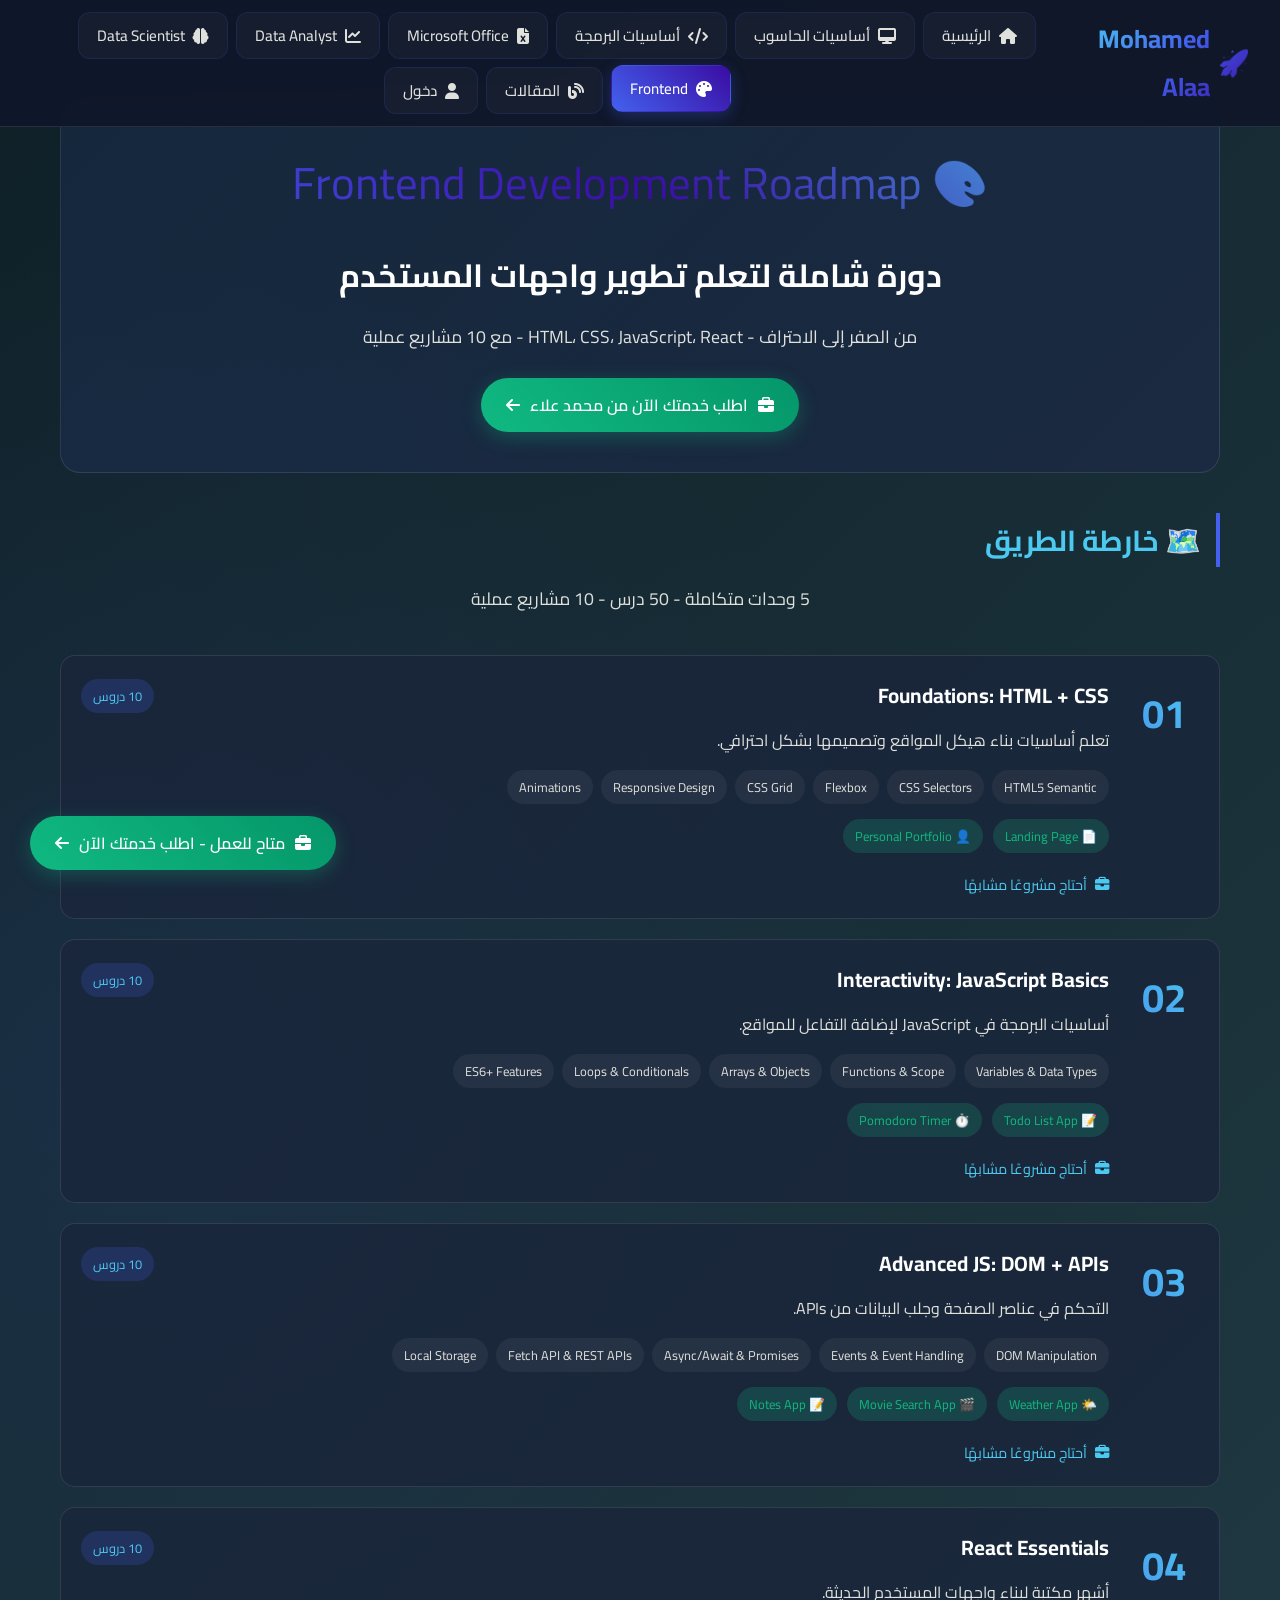
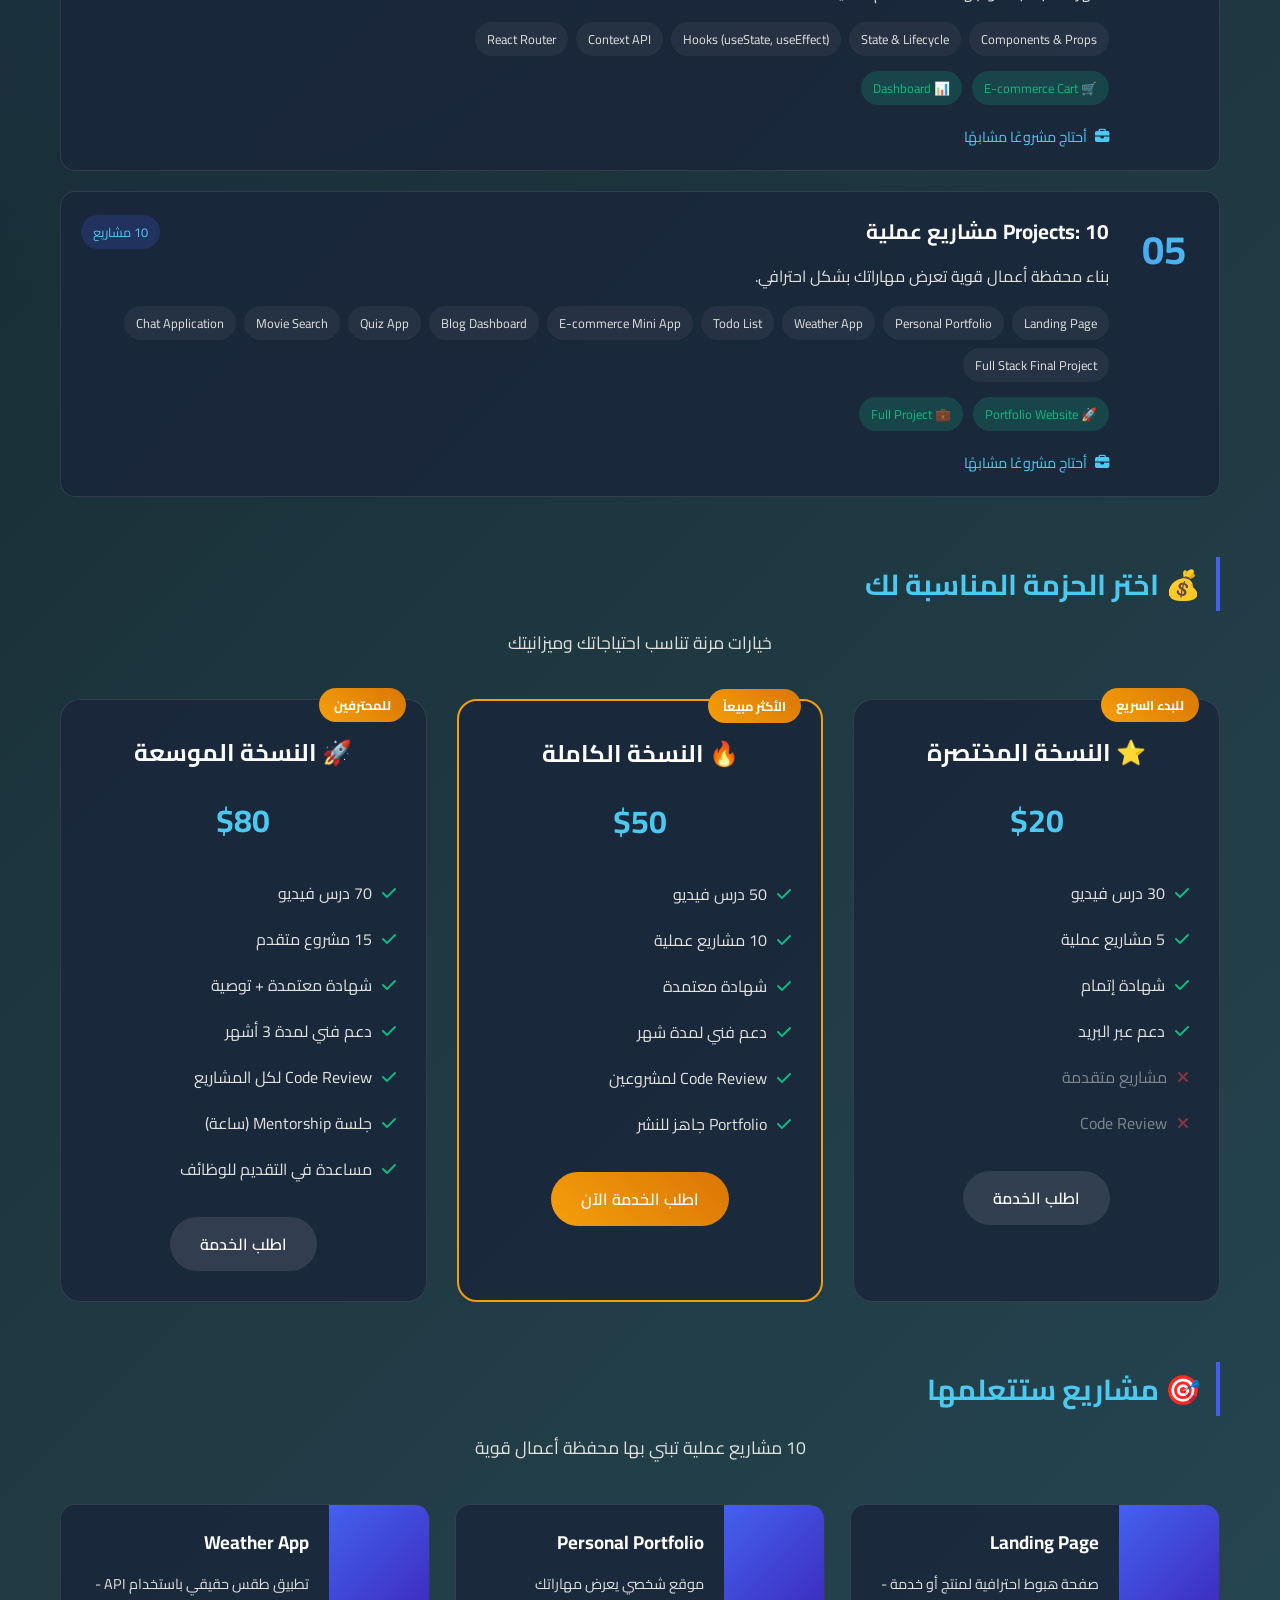
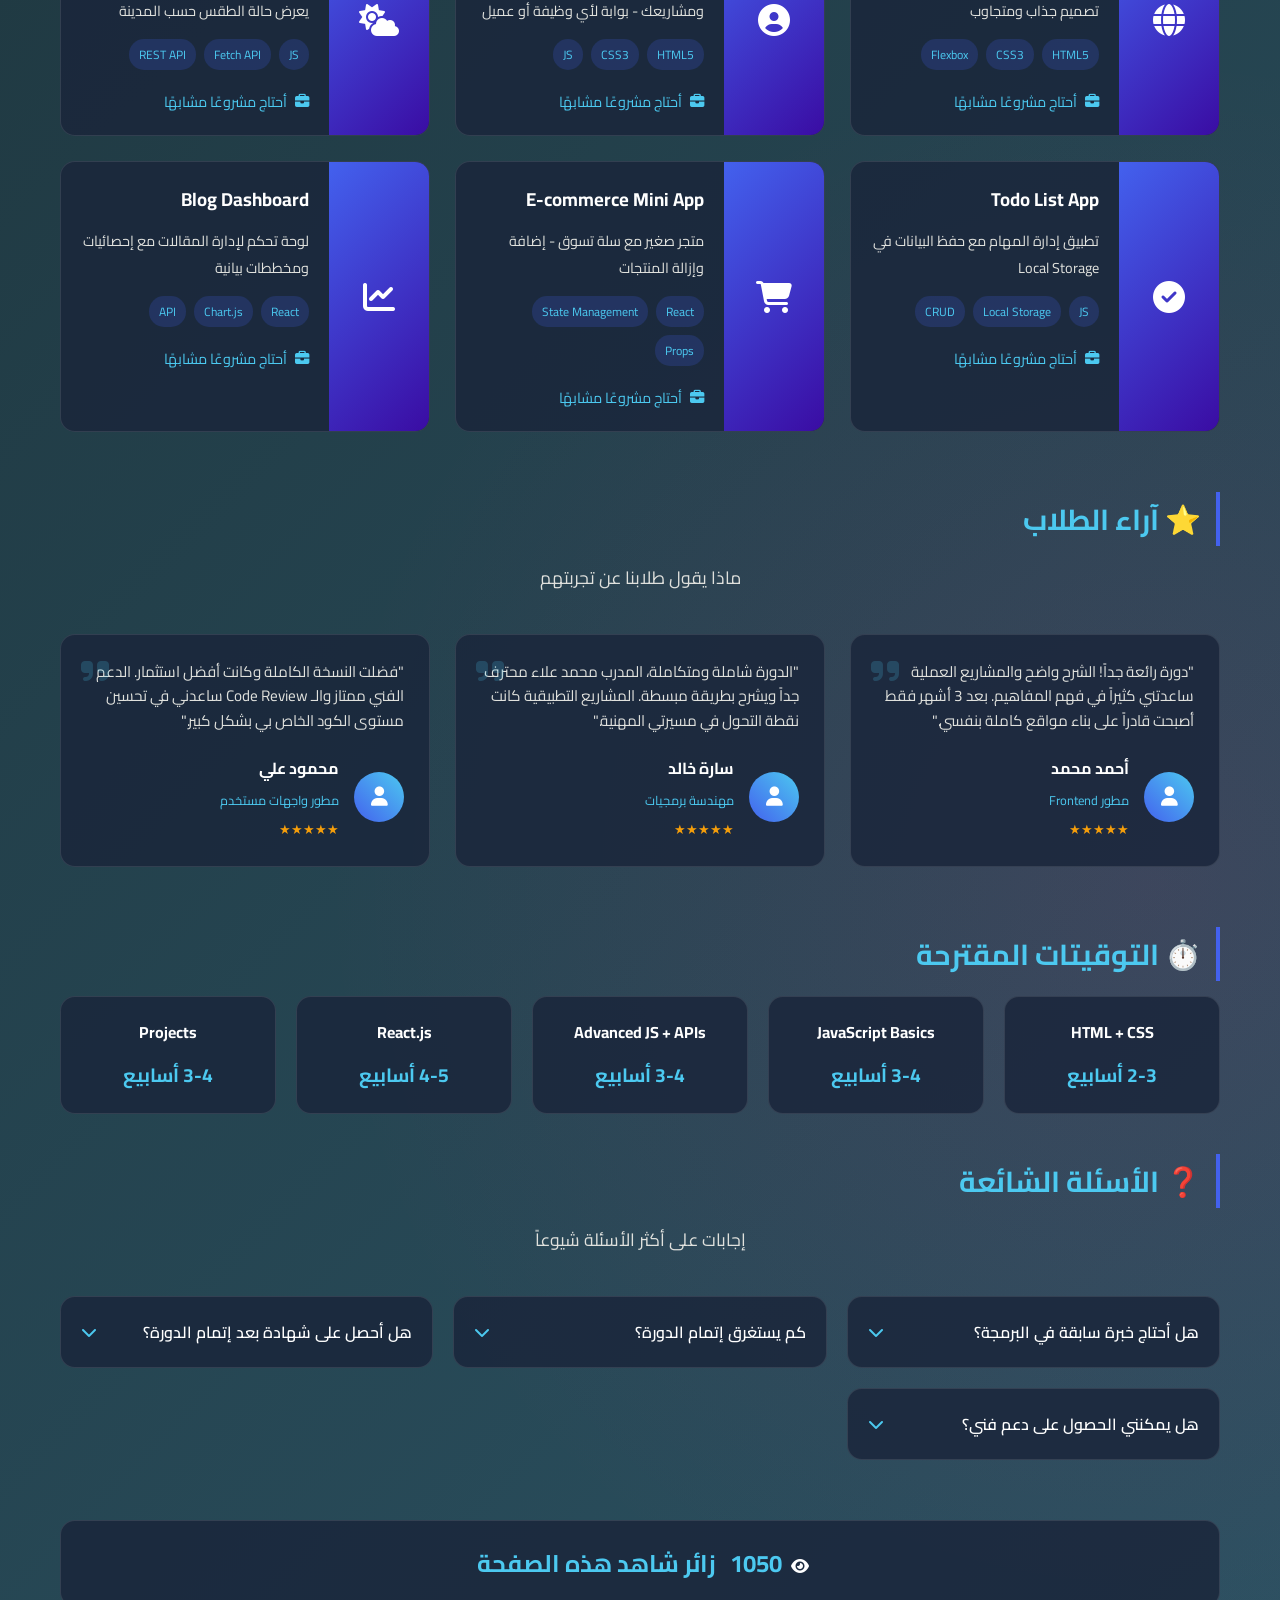
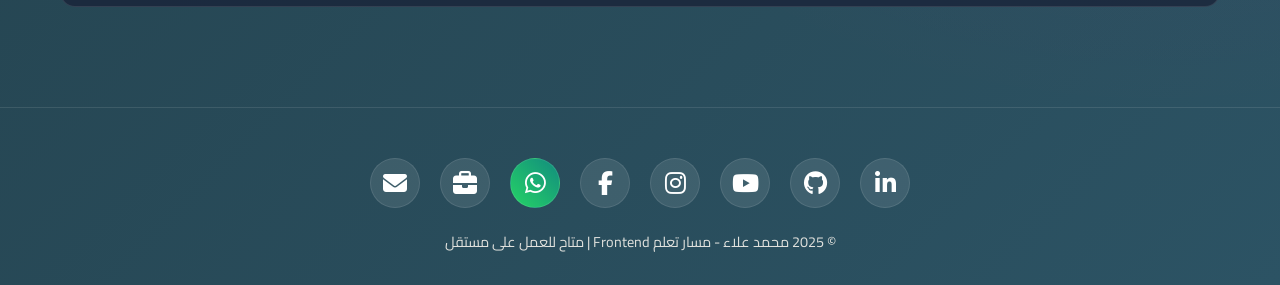
<file: frontend-roadmap.html>
<!DOCTYPE html>
<html lang="ar" dir="rtl">
<head>
    <meta charset="UTF-8">
    <meta name="viewport" content="width=device-width, initial-scale=1.0, maximum-scale=1.5, user-scalable=yes">
    <title>مسار تعلم Frontend | محمد علاء - مطور ويب</title>
    <meta name="description" content="دورة متكاملة لتعلم Frontend Development: HTML، CSS، JavaScript، React - من الصفر إلى الاحتراف مع مشاريع عملية">
    <meta name="keywords" content="فرونت إند, تعلم Frontend, HTML, CSS, JavaScript, React, تطوير واجهات المستخدم">
    <meta name="author" content="Mohamed Alaa">
    
    <!-- Open Graph -->
    <meta property="og:title" content="مسار تعلم Frontend | محمد علاء">
    <meta property="og:description" content="دورة متكاملة لتعلم تطوير واجهات المستخدم - من الصفر إلى الاحتراف">
    <meta property="og:type" content="website">
    <meta property="og:image" content="icons mohamed.png">
    
    <link rel="icon" href="icons mohamed.png" type="image/png">
    <link rel="stylesheet" href="https://cdnjs.cloudflare.com/ajax/libs/font-awesome/6.4.0/css/all.min.css">
    <link href="https://fonts.googleapis.com/css2?family=Cairo:wght@400;500;600;700;800&display=swap" rel="stylesheet">
    
    <style>
        * {
            margin: 0;
            padding: 0;
            box-sizing: border-box;
        }

        body {
            font-family: 'Cairo', 'Segoe UI', Tahoma, Geneva, Verdana, sans-serif;
            background: linear-gradient(135deg, #0f2027, #203a43, #2c5364);
            color: #fff;
            min-height: 100vh;
            overflow-x: hidden;
            position: relative;
        }

        body::before {
            content: "";
            position: absolute;
            top: 0;
            left: 0;
            width: 100%;
            height: 100%;
            background: radial-gradient(circle at 10% 20%, rgba(67, 97, 238, 0.1) 0%, transparent 20%),
                        radial-gradient(circle at 90% 80%, rgba(247, 37, 133, 0.1) 0%, transparent 20%);
            z-index: -1;
        }

        /* ===== شريط التنقل الموحد ===== */
        .nav-container {
            background: rgba(15, 23, 42, 0.95);
            padding: 12px 0;
            position: fixed;
            top: 0;
            width: 100%;
            z-index: 1000;
            backdrop-filter: blur(10px);
            border-bottom: 1px solid rgba(255, 255, 255, 0.1);
            transition: all 0.3s ease;
        }

        .nav-container.scrolled {
            padding: 8px 0;
            background: rgba(15, 23, 42, 0.98);
            box-shadow: 0 5px 20px rgba(0, 0, 0, 0.3);
        }

        .nav-content {
            max-width: 1400px;
            margin: 0 auto;
            display: flex;
            justify-content: space-between;
            align-items: center;
            padding: 0 30px;
            position: relative;
        }

        .nav-logo {
            font-size: 1.6rem;
            font-weight: 700;
            background: linear-gradient(135deg, #4cc9f0, #4361ee, #3a0ca3);
            -webkit-background-clip: text;
            background-clip: text;
            color: transparent;
            text-decoration: none;
            display: flex;
            align-items: center;
            gap: 8px;
            transition: all 0.3s ease;
        }

        .nav-logo:hover {
            transform: scale(1.02);
        }

        .nav-links {
            display: flex;
            gap: 8px;
            flex-wrap: wrap;
            justify-content: center;
        }

        .nav-link {
            color: #e0e1dd;
            text-decoration: none;
            font-weight: 500;
            padding: 8px 18px;
            border-radius: 12px;
            transition: all 0.3s ease;
            background: rgba(255, 255, 255, 0.03);
            border: 1px solid rgba(67, 97, 238, 0.15);
            display: flex;
            align-items: center;
            gap: 8px;
            font-size: 0.95rem;
            position: relative;
            overflow: hidden;
        }

        .nav-link i {
            font-size: 1rem;
            transition: all 0.3s ease;
        }

        .nav-link::before {
            content: '';
            position: absolute;
            top: 0;
            left: 0;
            width: 0%;
            height: 100%;
            background: linear-gradient(45deg, #4361ee, #3a0ca3);
            transition: width 0.3s ease;
            z-index: -1;
            border-radius: 12px;
        }

        .nav-link:hover::before {
            width: 100%;
        }

        .nav-link:hover, .nav-link.active {
            color: white;
            border-color: transparent;
            transform: translateY(-2px);
        }

        .nav-link.active {
            background: linear-gradient(45deg, #4361ee, #3a0ca3);
            color: white;
            border-color: transparent;
            box-shadow: 0 4px 15px rgba(67, 97, 238, 0.3);
        }

        .menu-toggle {
            display: none;
            font-size: 1.8rem;
            color: white;
            cursor: pointer;
            transition: all 0.3s ease;
            background: rgba(255, 255, 255, 0.1);
            width: 45px;
            height: 45px;
            border-radius: 12px;
            align-items: center;
            justify-content: center;
        }

        /* ===== زر مستقل عائم ===== */
        .floating-mostaql-btn {
            position: fixed;
            bottom: 30px;
            left: 30px;
            z-index: 1000;
        }

        .mostaql-btn {
            background: linear-gradient(45deg, #10b981, #059669);
            color: white;
            padding: 12px 25px;
            border-radius: 50px;
            text-decoration: none;
            display: inline-flex;
            align-items: center;
            gap: 10px;
            font-weight: 600;
            transition: all 0.3s ease;
            box-shadow: 0 5px 20px rgba(16, 185, 129, 0.3);
        }

        .mostaql-btn:hover {
            transform: translateY(-3px);
            box-shadow: 0 8px 25px rgba(16, 185, 129, 0.4);
        }

        /* ===== الحاوية الرئيسية ===== */
        .container {
            max-width: 1200px;
            margin: 0 auto;
            padding: 20px;
            margin-top: 80px;
        }

        /* ===== هيدر الصفحة ===== */
        .page-header {
            text-align: center;
            padding: 40px 20px;
            background: linear-gradient(135deg, rgba(67, 97, 238, 0.1), rgba(58, 12, 163, 0.1));
            border-radius: 20px;
            margin-bottom: 40px;
            border: 1px solid rgba(255, 255, 255, 0.1);
            animation: fadeInUp 0.8s ease;
        }

        @keyframes fadeInUp {
            from {
                opacity: 0;
                transform: translateY(30px);
            }
            to {
                opacity: 1;
                transform: translateY(0);
            }
        }

        .page-header .logo {
            font-size: 2.8rem;
            background: linear-gradient(45deg, #4361ee, #3a0ca3, #4cc9f0);
            -webkit-background-clip: text;
            background-clip: text;
            color: transparent;
            margin-bottom: 20px;
        }

        .page-header h1 {
            font-size: 2rem;
            margin-bottom: 15px;
        }

        .page-header .subtitle {
            font-size: 1.1rem;
            color: #e0e1dd;
            margin-bottom: 20px;
        }

        /* ===== الأقسام العامة ===== */
        .section-title {
            font-size: 1.8rem;
            margin-bottom: 15px;
            display: flex;
            align-items: center;
            gap: 10px;
            color: #4cc9f0;
            border-right: 4px solid #4361ee;
            padding-right: 15px;
        }

        .section-subtitle {
            text-align: center;
            color: #e0e1dd;
            margin-bottom: 40px;
            font-size: 1.1rem;
        }

        /* ===== خارطة الطريق ===== */
        .roadmap-section {
            margin-bottom: 60px;
        }

        .roadmap-container {
            display: flex;
            flex-direction: column;
            gap: 20px;
        }

        .roadmap-module {
            display: flex;
            gap: 20px;
            background: rgba(27, 38, 59, 0.85);
            border-radius: 15px;
            padding: 20px;
            transition: all 0.3s ease;
            border: 1px solid rgba(255, 255, 255, 0.1);
            animation: fadeInUp 0.6s ease;
            animation-fill-mode: both;
        }

        .roadmap-module:nth-child(1) { animation-delay: 0.1s; }
        .roadmap-module:nth-child(2) { animation-delay: 0.2s; }
        .roadmap-module:nth-child(3) { animation-delay: 0.3s; }
        .roadmap-module:nth-child(4) { animation-delay: 0.4s; }
        .roadmap-module:nth-child(5) { animation-delay: 0.5s; }

        .roadmap-module:hover {
            transform: translateX(-5px);
            border-color: #4361ee;
        }

        .module-number {
            font-size: 2.5rem;
            font-weight: bold;
            background: linear-gradient(45deg, #4361ee, #4cc9f0);
            -webkit-background-clip: text;
            background-clip: text;
            color: transparent;
            min-width: 70px;
            text-align: center;
        }

        .module-content {
            flex: 1;
        }

        .module-header {
            display: flex;
            justify-content: space-between;
            align-items: center;
            flex-wrap: wrap;
            margin-bottom: 10px;
        }

        .module-title {
            font-size: 1.3rem;
            color: #fff;
        }

        .module-lessons {
            background: rgba(67, 97, 238, 0.2);
            padding: 5px 12px;
            border-radius: 20px;
            font-size: 0.8rem;
            color: #4cc9f0;
        }

        .module-description {
            color: #e0e1dd;
            margin-bottom: 15px;
        }

        .module-topics {
            display: flex;
            flex-wrap: wrap;
            gap: 8px;
            margin-bottom: 15px;
        }

        .topic-tag {
            background: rgba(255, 255, 255, 0.05);
            padding: 5px 12px;
            border-radius: 20px;
            font-size: 0.8rem;
            color: #e0e1dd;
            transition: all 0.3s ease;
        }

        .topic-tag:hover {
            background: rgba(67, 97, 238, 0.3);
            transform: translateY(-2px);
        }

        .module-projects {
            display: flex;
            flex-wrap: wrap;
            gap: 10px;
            margin-bottom: 15px;
        }

        .project-badge {
            background: rgba(16, 185, 129, 0.2);
            padding: 5px 12px;
            border-radius: 20px;
            font-size: 0.8rem;
            color: #10b981;
            transition: all 0.3s ease;
        }

        .project-badge:hover {
            background: rgba(16, 185, 129, 0.4);
            transform: translateY(-2px);
        }

        .module-footer {
            margin-top: 10px;
        }

        .project-service-link {
            color: #4cc9f0;
            text-decoration: none;
            display: inline-flex;
            align-items: center;
            gap: 8px;
            font-size: 0.9rem;
            transition: all 0.3s ease;
        }

        .project-service-link:hover {
            gap: 12px;
            color: #fff;
        }

        /* ===== حزم الأسعار ===== */
        .pricing-section {
            margin-bottom: 60px;
        }

        .packages-grid {
            display: grid;
            grid-template-columns: repeat(auto-fit, minmax(300px, 1fr));
            gap: 30px;
        }

        .package-card {
            background: rgba(27, 38, 59, 0.85);
            border-radius: 20px;
            padding: 30px;
            text-align: center;
            transition: all 0.3s ease;
            border: 1px solid rgba(255, 255, 255, 0.1);
            position: relative;
            animation: fadeInUp 0.6s ease;
            animation-fill-mode: both;
        }

        .package-card:nth-child(1) { animation-delay: 0.2s; }
        .package-card:nth-child(2) { animation-delay: 0.3s; }
        .package-card:nth-child(3) { animation-delay: 0.4s; }

        .package-card:hover {
            transform: translateY(-10px);
            border-color: #4361ee;
        }

        .package-card.featured {
            border: 2px solid #f59e0b;
            transform: scale(1.02);
        }

        .package-card.featured:hover {
            transform: scale(1.02) translateY(-10px);
        }

        .package-badge {
            position: absolute;
            top: -12px;
            right: 20px;
            background: linear-gradient(45deg, #f59e0b, #d97706);
            padding: 5px 15px;
            border-radius: 20px;
            font-size: 0.8rem;
            font-weight: bold;
        }

        .package-card h4 {
            font-size: 1.5rem;
            margin-bottom: 15px;
            color: #fff;
        }

        .package-price {
            font-size: 2rem;
            font-weight: bold;
            color: #4cc9f0;
            margin-bottom: 20px;
        }

        .package-features {
            list-style: none;
            margin-bottom: 25px;
        }

        .package-features li {
            padding: 8px 0;
            display: flex;
            align-items: center;
            gap: 10px;
            color: #e0e1dd;
        }

        .package-features li i.fa-check {
            color: #10b981;
        }

        .package-features li i.fa-times {
            color: #ef4444;
        }

        .not-included {
            opacity: 0.5;
        }

        .package-btn {
            display: inline-block;
            background: rgba(255, 255, 255, 0.1);
            color: white;
            padding: 12px 30px;
            border-radius: 50px;
            text-decoration: none;
            transition: all 0.3s ease;
            font-weight: 600;
        }

        .package-btn:hover {
            background: #4361ee;
            transform: translateY(-2px);
        }

        .btn-featured {
            background: linear-gradient(45deg, #f59e0b, #d97706);
        }

        .btn-featured:hover {
            background: linear-gradient(45deg, #d97706, #f59e0b);
        }

        /* ===== مشاريع نموذجية ===== */
        .projects-showcase {
            margin-bottom: 60px;
        }

        .projects-grid {
            display: grid;
            grid-template-columns: repeat(auto-fill, minmax(350px, 1fr));
            gap: 25px;
        }

        .project-card {
            background: rgba(27, 38, 59, 0.85);
            border-radius: 15px;
            overflow: hidden;
            transition: all 0.3s ease;
            border: 1px solid rgba(255, 255, 255, 0.1);
            display: flex;
            animation: fadeInUp 0.6s ease;
            animation-fill-mode: both;
        }

        .project-card:nth-child(1) { animation-delay: 0.1s; }
        .project-card:nth-child(2) { animation-delay: 0.2s; }
        .project-card:nth-child(3) { animation-delay: 0.3s; }
        .project-card:nth-child(4) { animation-delay: 0.4s; }
        .project-card:nth-child(5) { animation-delay: 0.5s; }
        .project-card:nth-child(6) { animation-delay: 0.6s; }

        .project-card:hover {
            transform: translateY(-5px);
            border-color: #4361ee;
        }

        .project-preview {
            width: 100px;
            background: linear-gradient(135deg, #4361ee, #3a0ca3);
            display: flex;
            align-items: center;
            justify-content: center;
            font-size: 2rem;
        }

        .project-content {
            flex: 1;
            padding: 20px;
        }

        .project-content h3 {
            margin-bottom: 10px;
            color: #fff;
        }

        .project-content p {
            color: #e0e1dd;
            font-size: 0.9rem;
            margin-bottom: 15px;
        }

        .project-tech {
            display: flex;
            flex-wrap: wrap;
            gap: 8px;
            margin-bottom: 15px;
        }

        .tech-tag {
            background: rgba(67, 97, 238, 0.2);
            padding: 4px 10px;
            border-radius: 15px;
            font-size: 0.75rem;
            color: #4cc9f0;
        }

        /* ===== التوقيتات ===== */
        .timeline-container {
            margin-bottom: 40px;
        }

        .time-estimates {
            display: grid;
            grid-template-columns: repeat(auto-fit, minmax(180px, 1fr));
            gap: 20px;
        }

        .time-card {
            background: rgba(27, 38, 59, 0.85);
            border-radius: 15px;
            padding: 20px;
            text-align: center;
            border: 1px solid rgba(255, 255, 255, 0.1);
            transition: all 0.3s ease;
            animation: fadeInUp 0.6s ease;
            animation-fill-mode: both;
        }

        .time-card:nth-child(1) { animation-delay: 0.1s; }
        .time-card:nth-child(2) { animation-delay: 0.2s; }
        .time-card:nth-child(3) { animation-delay: 0.3s; }
        .time-card:nth-child(4) { animation-delay: 0.4s; }
        .time-card:nth-child(5) { animation-delay: 0.5s; }

        .time-card:hover {
            transform: translateY(-5px);
            border-color: #4cc9f0;
        }

        .time-title {
            font-weight: bold;
            margin-bottom: 10px;
            color: #fff;
        }

        .time-value {
            color: #4cc9f0;
            font-size: 1.2rem;
            font-weight: bold;
        }

        /* ===== شهادة الطالب ===== */
        .testimonials-section {
            margin-bottom: 60px;
        }

        .testimonials-grid {
            display: grid;
            grid-template-columns: repeat(auto-fit, minmax(300px, 1fr));
            gap: 25px;
        }

        .testimonial-card {
            background: rgba(27, 38, 59, 0.85);
            border-radius: 15px;
            padding: 25px;
            border: 1px solid rgba(255, 255, 255, 0.1);
            transition: all 0.3s ease;
            position: relative;
        }

        .testimonial-card:hover {
            transform: translateY(-5px);
            border-color: #4cc9f0;
        }

        .testimonial-card i.fa-quote-right {
            position: absolute;
            top: 20px;
            left: 20px;
            font-size: 2rem;
            color: rgba(76, 201, 240, 0.2);
        }

        .testimonial-text {
            font-size: 0.95rem;
            line-height: 1.6;
            margin-bottom: 20px;
            color: #e0e1dd;
        }

        .testimonial-author {
            display: flex;
            align-items: center;
            gap: 15px;
        }

        .author-avatar {
            width: 50px;
            height: 50px;
            background: linear-gradient(45deg, #4361ee, #4cc9f0);
            border-radius: 50%;
            display: flex;
            align-items: center;
            justify-content: center;
            font-size: 1.2rem;
        }

        .author-info h4 {
            font-size: 1rem;
            margin-bottom: 5px;
        }

        .author-info p {
            font-size: 0.8rem;
            color: #4cc9f0;
        }

        .stars {
            color: #f59e0b;
            margin-top: 5px;
            font-size: 0.8rem;
        }

        /* ===== الأسئلة الشائعة ===== */
        .faq-section {
            margin-bottom: 60px;
        }

        .faq-grid {
            display: grid;
            grid-template-columns: repeat(auto-fit, minmax(350px, 1fr));
            gap: 20px;
        }

        .faq-item {
            background: rgba(27, 38, 59, 0.85);
            border-radius: 15px;
            padding: 20px;
            border: 1px solid rgba(255, 255, 255, 0.1);
            cursor: pointer;
            transition: all 0.3s ease;
        }

        .faq-item:hover {
            border-color: #4cc9f0;
        }

        .faq-question {
            display: flex;
            justify-content: space-between;
            align-items: center;
            font-weight: 600;
            color: #fff;
        }

        .faq-question i {
            transition: transform 0.3s ease;
            color: #4cc9f0;
        }

        .faq-item.active .faq-question i {
            transform: rotate(180deg);
        }

        .faq-answer {
            max-height: 0;
            overflow: hidden;
            transition: max-height 0.3s ease;
            color: #e0e1dd;
            font-size: 0.9rem;
            line-height: 1.6;
        }

        .faq-item.active .faq-answer {
            max-height: 200px;
            margin-top: 15px;
        }

        /* ===== عداد الزوار ===== */
        .visitor-counter {
            text-align: center;
            padding: 20px;
            background: rgba(27, 38, 59, 0.85);
            border-radius: 15px;
            margin-bottom: 40px;
            border: 1px solid rgba(255, 255, 255, 0.1);
        }

        .visitor-counter span {
            font-size: 1.5rem;
            font-weight: bold;
            color: #4cc9f0;
            margin: 0 5px;
        }

        /* ===== الفوتر ===== */
        footer {
            text-align: center;
            padding: 30px 0;
            margin-top: 40px;
            border-top: 1px solid rgba(255, 255, 255, 0.1);
        }

        .social-icons {
            display: flex;
            justify-content: center;
            gap: 20px;
            margin: 20px 0;
            flex-wrap: wrap;
        }

        .social-icon {
            width: 50px;
            height: 50px;
            border-radius: 50%;
            background: rgba(255, 255, 255, 0.1);
            display: flex;
            align-items: center;
            justify-content: center;
            font-size: 1.5rem;
            transition: all 0.3s ease;
            text-decoration: none;
            color: #fff;
            border: 1px solid rgba(255, 255, 255, 0.1);
        }

        .social-icon:hover {
            background: #4361ee;
            transform: translateY(-5px);
        }

        .copyright {
            color: #e0e1dd;
            font-size: 0.9rem;
        }

        /* ===== زر العودة للأعلى ===== */
        .back-to-top {
            position: fixed;
            bottom: 30px;
            right: 30px;
            width: 50px;
            height: 50px;
            border-radius: 50%;
            background: linear-gradient(45deg, #4361ee, #3a0ca3);
            color: white;
            border: none;
            cursor: pointer;
            display: none;
            align-items: center;
            justify-content: center;
            font-size: 20px;
            transition: all 0.3s ease;
            z-index: 1000;
        }

        .back-to-top:hover {
            transform: translateY(-3px);
        }

        /* ===== مؤشر التحميل ===== */
        .loading-spinner {
            position: fixed;
            top: 0;
            left: 0;
            width: 100%;
            height: 100%;
            background: #0f2027;
            display: flex;
            justify-content: center;
            align-items: center;
            z-index: 9999;
            transition: opacity 0.5s ease;
        }

        .spinner {
            width: 50px;
            height: 50px;
            border: 4px solid rgba(76, 201, 240, 0.2);
            border-top: 4px solid #4cc9f0;
            border-radius: 50%;
            animation: spin 1s linear infinite;
        }

        @keyframes spin {
            0% { transform: rotate(0deg); }
            100% { transform: rotate(360deg); }
        }

        /* ===== متجاوب ===== */
        @media (max-width: 900px) {
            .menu-toggle {
                display: flex;
            }
            
            .nav-links {
                position: fixed;
                top: 70px;
                right: -100%;
                width: 280px;
                height: calc(100vh - 70px);
                background: rgba(15, 23, 42, 0.98);
                backdrop-filter: blur(10px);
                flex-direction: column;
                padding: 20px;
                gap: 10px;
                transition: right 0.3s ease;
                border-left: 1px solid rgba(255, 255, 255, 0.1);
                z-index: 999;
            }
            
            .nav-links.active {
                right: 0;
            }
            
            .nav-link {
                width: 100%;
                justify-content: center;
                padding: 12px 20px;
            }
            
            .nav-content {
                padding: 0 20px;
            }
            
            .container {
                margin-top: 100px;
            }
            
            .roadmap-module {
                flex-direction: column;
                text-align: center;
            }
            
            .module-header {
                flex-direction: column;
                gap: 10px;
            }
            
            .project-card {
                flex-direction: column;
            }
            
            .project-preview {
                width: 100%;
                height: 80px;
            }
        }

        @media (max-width: 768px) {
            .page-header .logo {
                font-size: 2rem;
            }
            
            .page-header h1 {
                font-size: 1.5rem;
            }
            
            .section-title {
                font-size: 1.4rem;
            }
            
            .packages-grid {
                grid-template-columns: 1fr;
            }
            
            .package-card.featured {
                transform: scale(1);
            }
            
            .projects-grid {
                grid-template-columns: 1fr;
            }
            
            .time-estimates {
                grid-template-columns: 1fr;
            }
        }
    </style>
</head>
<body>
    <!-- مؤشر التحميل -->
    <div class="loading-spinner" id="loadingSpinner">
        <div class="spinner"></div>
    </div>

    <!-- ===== زر مستقل العائم ===== -->
    <div class="floating-mostaql-btn">
        <a href="https://mostaql.com/u/MohamedAlaa2003/portfolio" target="_blank" class="mostaql-btn">
            <i class="fas fa-briefcase"></i>
            <span>متاح للعمل - اطلب خدمتك الآن</span>
            <i class="fas fa-arrow-left"></i>
        </a>
    </div>

    <!-- ===== شريط التنقل ===== -->
    <nav class="nav-container">
        <div class="nav-content">
            <a href="index.html" class="nav-logo">
                <span class="logo-icon">🚀</span>
                Mohamed Alaa
            </a>
            <div class="nav-links">
                <a href="index.html" class="nav-link"><i class="fas fa-home"></i><span>الرئيسية</span></a>
                <a href="Computer_basics.html" class="nav-link"><i class="fas fa-desktop"></i><span>أساسيات الحاسوب</span></a>
                <a href="programming-basics.html" class="nav-link"><i class="fas fa-code"></i><span>أساسيات البرمجة</span></a>
                <a href="Microsoft_Office.html" class="nav-link"><i class="fas fa-file-excel"></i><span>Microsoft Office</span></a>
                <a href="data-analyst-course.html" class="nav-link"><i class="fas fa-chart-line"></i><span>Data Analyst</span></a>
                <a href="data-scientist-course.html" class="nav-link"><i class="fas fa-brain"></i><span>Data Scientist</span></a>
                <a href="frontend-roadmap.html" class="nav-link active"><i class="fas fa-palette"></i><span>Frontend</span></a>
                <a href="blogs.html" class="nav-link"><i class="fas fa-blog"></i><span>المقالات</span></a>
                <a href="login.html" class="nav-link"><i class="fas fa-user"></i><span>دخول</span></a>
            </div>
            <div class="menu-toggle" id="mobile-menu">
                <i class="fas fa-bars"></i>
            </div>
        </div>
    </nav>

    <div class="container">
        <!-- ===== الهيدر ===== -->
        <header class="page-header">
            <div class="logo">🎨 Frontend Development Roadmap</div>
            <h1>دورة شاملة لتعلم تطوير واجهات المستخدم</h1>
            <p class="subtitle">من الصفر إلى الاحتراف - HTML، CSS، JavaScript، React - مع 10 مشاريع عملية</p>
            <div class="hero-mostaql-btn" style="margin-top: 25px;">
                <a href="https://mostaql.com/u/MohamedAlaa2003/portfolio" target="_blank" class="mostaql-btn">
                    <i class="fas fa-briefcase"></i>
                    <span>اطلب خدمتك الآن من محمد علاء</span>
                    <i class="fas fa-arrow-left"></i>
                </a>
            </div>
        </header>

        <!-- ===== خارطة الطريق ===== -->
        <div class="roadmap-section">
            <h2 class="section-title">🗺️ خارطة الطريق</h2>
            <p class="section-subtitle">5 وحدات متكاملة - 50 درس - 10 مشاريع عملية</p>

            <div class="roadmap-container">
                <!-- الوحدة 1 -->
                <div class="roadmap-module">
                    <div class="module-number">01</div>
                    <div class="module-content">
                        <div class="module-header">
                            <h3 class="module-title">Foundations: HTML + CSS</h3>
                            <span class="module-lessons">10 دروس</span>
                        </div>
                        <p class="module-description">تعلم أساسيات بناء هيكل المواقع وتصميمها بشكل احترافي.</p>
                        <div class="module-topics">
                            <span class="topic-tag">HTML5 Semantic</span>
                            <span class="topic-tag">CSS Selectors</span>
                            <span class="topic-tag">Flexbox</span>
                            <span class="topic-tag">CSS Grid</span>
                            <span class="topic-tag">Responsive Design</span>
                            <span class="topic-tag">Animations</span>
                        </div>
                        <div class="module-projects">
                            <span class="project-badge">📄 Landing Page</span>
                            <span class="project-badge">👤 Personal Portfolio</span>
                        </div>
                        <div class="module-footer">
                            <a href="https://mostaql.com/u/MohamedAlaa2003/portfolio" target="_blank" class="project-service-link">
                                <i class="fas fa-briefcase"></i> أحتاج مشروعًا مشابهًا
                            </a>
                        </div>
                    </div>
                </div>

                <!-- الوحدة 2 -->
                <div class="roadmap-module">
                    <div class="module-number">02</div>
                    <div class="module-content">
                        <div class="module-header">
                            <h3 class="module-title">Interactivity: JavaScript Basics</h3>
                            <span class="module-lessons">10 دروس</span>
                        </div>
                        <p class="module-description">أساسيات البرمجة في JavaScript لإضافة التفاعل للمواقع.</p>
                        <div class="module-topics">
                            <span class="topic-tag">Variables & Data Types</span>
                            <span class="topic-tag">Functions & Scope</span>
                            <span class="topic-tag">Arrays & Objects</span>
                            <span class="topic-tag">Loops & Conditionals</span>
                            <span class="topic-tag">ES6+ Features</span>
                        </div>
                        <div class="module-projects">
                            <span class="project-badge">📝 Todo List App</span>
                            <span class="project-badge">⏱️ Pomodoro Timer</span>
                        </div>
                        <div class="module-footer">
                            <a href="https://mostaql.com/u/MohamedAlaa2003/portfolio" target="_blank" class="project-service-link">
                                <i class="fas fa-briefcase"></i> أحتاج مشروعًا مشابهًا
                            </a>
                        </div>
                    </div>
                </div>

                <!-- الوحدة 3 -->
                <div class="roadmap-module">
                    <div class="module-number">03</div>
                    <div class="module-content">
                        <div class="module-header">
                            <h3 class="module-title">Advanced JS: DOM + APIs</h3>
                            <span class="module-lessons">10 دروس</span>
                        </div>
                        <p class="module-description">التحكم في عناصر الصفحة وجلب البيانات من APIs.</p>
                        <div class="module-topics">
                            <span class="topic-tag">DOM Manipulation</span>
                            <span class="topic-tag">Events & Event Handling</span>
                            <span class="topic-tag">Async/Await & Promises</span>
                            <span class="topic-tag">Fetch API & REST APIs</span>
                            <span class="topic-tag">Local Storage</span>
                        </div>
                        <div class="module-projects">
                            <span class="project-badge">🌤️ Weather App</span>
                            <span class="project-badge">🎬 Movie Search App</span>
                            <span class="project-badge">📝 Notes App</span>
                        </div>
                        <div class="module-footer">
                            <a href="https://mostaql.com/u/MohamedAlaa2003/portfolio" target="_blank" class="project-service-link">
                                <i class="fas fa-briefcase"></i> أحتاج مشروعًا مشابهًا
                            </a>
                        </div>
                    </div>
                </div>

                <!-- الوحدة 4 -->
                <div class="roadmap-module">
                    <div class="module-number">04</div>
                    <div class="module-content">
                        <div class="module-header">
                            <h3 class="module-title">React Essentials</h3>
                            <span class="module-lessons">10 دروس</span>
                        </div>
                        <p class="module-description">أشهر مكتبة لبناء واجهات المستخدم الحديثة.</p>
                        <div class="module-topics">
                            <span class="topic-tag">Components & Props</span>
                            <span class="topic-tag">State & Lifecycle</span>
                            <span class="topic-tag">Hooks (useState, useEffect)</span>
                            <span class="topic-tag">Context API</span>
                            <span class="topic-tag">React Router</span>
                        </div>
                        <div class="module-projects">
                            <span class="project-badge">🛒 E-commerce Cart</span>
                            <span class="project-badge">📊 Dashboard</span>
                        </div>
                        <div class="module-footer">
                            <a href="https://mostaql.com/u/MohamedAlaa2003/portfolio" target="_blank" class="project-service-link">
                                <i class="fas fa-briefcase"></i> أحتاج مشروعًا مشابهًا
                            </a>
                        </div>
                    </div>
                </div>

                <!-- الوحدة 5 -->
                <div class="roadmap-module">
                    <div class="module-number">05</div>
                    <div class="module-content">
                        <div class="module-header">
                            <h3 class="module-title">Projects: 10 مشاريع عملية</h3>
                            <span class="module-lessons">10 مشاريع</span>
                        </div>
                        <p class="module-description">بناء محفظة أعمال قوية تعرض مهاراتك بشكل احترافي.</p>
                        <div class="module-topics">
                            <span class="topic-tag">Landing Page</span>
                            <span class="topic-tag">Personal Portfolio</span>
                            <span class="topic-tag">Weather App</span>
                            <span class="topic-tag">Todo List</span>
                            <span class="topic-tag">E-commerce Mini App</span>
                            <span class="topic-tag">Blog Dashboard</span>
                            <span class="topic-tag">Quiz App</span>
                            <span class="topic-tag">Movie Search</span>
                            <span class="topic-tag">Chat Application</span>
                            <span class="topic-tag">Full Stack Final Project</span>
                        </div>
                        <div class="module-projects">
                            <span class="project-badge">🚀 Portfolio Website</span>
                            <span class="project-badge">💼 Full Project</span>
                        </div>
                        <div class="module-footer">
                            <a href="https://mostaql.com/u/MohamedAlaa2003/portfolio" target="_blank" class="project-service-link">
                                <i class="fas fa-briefcase"></i> أحتاج مشروعًا مشابهًا
                            </a>
                        </div>
                    </div>
                </div>
            </div>
        </div>

        <!-- ===== حزم الأسعار ===== -->
        <div class="pricing-section">
            <h2 class="section-title">💰 اختر الحزمة المناسبة لك</h2>
            <p class="section-subtitle">خيارات مرنة تناسب احتياجاتك وميزانيتك</p>

            <div class="packages-grid">
                <div class="package-card">
                    <div class="package-badge">للبدء السريع</div>
                    <h4>⭐ النسخة المختصرة</h4>
                    <div class="package-price">$20</div>
                    <ul class="package-features">
                        <li><i class="fas fa-check"></i> 30 درس فيديو</li>
                        <li><i class="fas fa-check"></i> 5 مشاريع عملية</li>
                        <li><i class="fas fa-check"></i> شهادة إتمام</li>
                        <li><i class="fas fa-check"></i> دعم عبر البريد</li>
                        <li class="not-included"><i class="fas fa-times"></i> مشاريع متقدمة</li>
                        <li class="not-included"><i class="fas fa-times"></i> Code Review</li>
                    </ul>
                    <a href="https://mostaql.com/u/MohamedAlaa2003/portfolio" target="_blank" class="package-btn">اطلب الخدمة</a>
                </div>

                <div class="package-card featured">
                    <div class="package-badge">الأكثر مبيعاً</div>
                    <h4>🔥 النسخة الكاملة</h4>
                    <div class="package-price">$50</div>
                    <ul class="package-features">
                        <li><i class="fas fa-check"></i> 50 درس فيديو</li>
                        <li><i class="fas fa-check"></i> 10 مشاريع عملية</li>
                        <li><i class="fas fa-check"></i> شهادة معتمدة</li>
                        <li><i class="fas fa-check"></i> دعم فني لمدة شهر</li>
                        <li><i class="fas fa-check"></i> Code Review لمشروعين</li>
                        <li><i class="fas fa-check"></i> Portfolio جاهز للنشر</li>
                    </ul>
                    <a href="https://mostaql.com/u/MohamedAlaa2003/portfolio" target="_blank" class="package-btn btn-featured">اطلب الخدمة الآن</a>
                </div>

                <div class="package-card">
                    <div class="package-badge">للمحترفين</div>
                    <h4>🚀 النسخة الموسعة</h4>
                    <div class="package-price">$80</div>
                    <ul class="package-features">
                        <li><i class="fas fa-check"></i> 70 درس فيديو</li>
                        <li><i class="fas fa-check"></i> 15 مشروع متقدم</li>
                        <li><i class="fas fa-check"></i> شهادة معتمدة + توصية</li>
                        <li><i class="fas fa-check"></i> دعم فني لمدة 3 أشهر</li>
                        <li><i class="fas fa-check"></i> Code Review لكل المشاريع</li>
                        <li><i class="fas fa-check"></i> جلسة Mentorship (ساعة)</li>
                        <li><i class="fas fa-check"></i> مساعدة في التقديم للوظائف</li>
                    </ul>
                    <a href="https://mostaql.com/u/MohamedAlaa2003/portfolio" target="_blank" class="package-btn">اطلب الخدمة</a>
                </div>
            </div>
        </div>

        <!-- ===== مشاريع نموذجية ===== -->
        <div class="projects-showcase">
            <h2 class="section-title">🎯 مشاريع ستتعلمها</h2>
            <p class="section-subtitle">10 مشاريع عملية تبني بها محفظة أعمال قوية</p>

            <div class="projects-grid">
                <div class="project-card">
                    <div class="project-preview"><i class="fas fa-globe"></i></div>
                    <div class="project-content">
                        <h3>Landing Page</h3>
                        <p>صفحة هبوط احترافية لمنتج أو خدمة - تصميم جذاب ومتجاوب</p>
                        <div class="project-tech"><span class="tech-tag">HTML5</span><span class="tech-tag">CSS3</span><span class="tech-tag">Flexbox</span></div>
                        <a href="https://mostaql.com/u/MohamedAlaa2003/portfolio" target="_blank" class="project-service-link"><i class="fas fa-briefcase"></i> أحتاج مشروعًا مشابهًا</a>
                    </div>
                </div>
                <div class="project-card">
                    <div class="project-preview"><i class="fas fa-user-circle"></i></div>
                    <div class="project-content">
                        <h3>Personal Portfolio</h3>
                        <p>موقع شخصي يعرض مهاراتك ومشاريعك - بوابة لأي وظيفة أو عميل</p>
                        <div class="project-tech"><span class="tech-tag">HTML5</span><span class="tech-tag">CSS3</span><span class="tech-tag">JS</span></div>
                        <a href="https://mostaql.com/u/MohamedAlaa2003/portfolio" target="_blank" class="project-service-link"><i class="fas fa-briefcase"></i> أحتاج مشروعًا مشابهًا</a>
                    </div>
                </div>
                <div class="project-card">
                    <div class="project-preview"><i class="fas fa-cloud-sun"></i></div>
                    <div class="project-content">
                        <h3>Weather App</h3>
                        <p>تطبيق طقس حقيقي باستخدام API - يعرض حالة الطقس حسب المدينة</p>
                        <div class="project-tech"><span class="tech-tag">JS</span><span class="tech-tag">Fetch API</span><span class="tech-tag">REST API</span></div>
                        <a href="https://mostaql.com/u/MohamedAlaa2003/portfolio" target="_blank" class="project-service-link"><i class="fas fa-briefcase"></i> أحتاج مشروعًا مشابهًا</a>
                    </div>
                </div>
                <div class="project-card">
                    <div class="project-preview"><i class="fas fa-check-circle"></i></div>
                    <div class="project-content">
                        <h3>Todo List App</h3>
                        <p>تطبيق إدارة المهام مع حفظ البيانات في Local Storage</p>
                        <div class="project-tech"><span class="tech-tag">JS</span><span class="tech-tag">Local Storage</span><span class="tech-tag">CRUD</span></div>
                        <a href="https://mostaql.com/u/MohamedAlaa2003/portfolio" target="_blank" class="project-service-link"><i class="fas fa-briefcase"></i> أحتاج مشروعًا مشابهًا</a>
                    </div>
                </div>
                <div class="project-card">
                    <div class="project-preview"><i class="fas fa-shopping-cart"></i></div>
                    <div class="project-content">
                        <h3>E-commerce Mini App</h3>
                        <p>متجر صغير مع سلة تسوق - إضافة وإزالة المنتجات</p>
                        <div class="project-tech"><span class="tech-tag">React</span><span class="tech-tag">State Management</span><span class="tech-tag">Props</span></div>
                        <a href="https://mostaql.com/u/MohamedAlaa2003/portfolio" target="_blank" class="project-service-link"><i class="fas fa-briefcase"></i> أحتاج مشروعًا مشابهًا</a>
                    </div>
                </div>
                <div class="project-card">
                    <div class="project-preview"><i class="fas fa-chart-line"></i></div>
                    <div class="project-content">
                        <h3>Blog Dashboard</h3>
                        <p>لوحة تحكم لإدارة المقالات مع إحصائيات ومخططات بيانية</p>
                        <div class="project-tech"><span class="tech-tag">React</span><span class="tech-tag">Chart.js</span><span class="tech-tag">API</span></div>
                        <a href="https://mostaql.com/u/MohamedAlaa2003/portfolio" target="_blank" class="project-service-link"><i class="fas fa-briefcase"></i> أحتاج مشروعًا مشابهًا</a>
                    </div>
                </div>
            </div>
        </div>

        <!-- ===== شهادات الطلاب ===== -->
        <div class="testimonials-section">
            <h2 class="section-title">⭐ آراء الطلاب</h2>
            <p class="section-subtitle">ماذا يقول طلابنا عن تجربتهم</p>

            <div class="testimonials-grid">
                <div class="testimonial-card">
                    <i class="fas fa-quote-right"></i>
                    <p class="testimonial-text">"دورة رائعة جداً! الشرح واضح والمشاريع العملية ساعدتني كثيراً في فهم المفاهيم. بعد 3 أشهر فقط أصبحت قادراً على بناء مواقع كاملة بنفسي."</p>
                    <div class="testimonial-author">
                        <div class="author-avatar"><i class="fas fa-user"></i></div>
                        <div class="author-info">
                            <h4>أحمد محمد</h4>
                            <p>مطور Frontend</p>
                            <div class="stars">★★★★★</div>
                        </div>
                    </div>
                </div>
                <div class="testimonial-card">
                    <i class="fas fa-quote-right"></i>
                    <p class="testimonial-text">"الدورة شاملة ومتكاملة، المدرب محمد علاء محترف جداً ويشرح بطريقة مبسطة. المشاريع التطبيقية كانت نقطة التحول في مسيرتي المهنية."</p>
                    <div class="testimonial-author">
                        <div class="author-avatar"><i class="fas fa-user"></i></div>
                        <div class="author-info">
                            <h4>سارة خالد</h4>
                            <p>مهندسة برمجيات</p>
                            <div class="stars">★★★★★</div>
                        </div>
                    </div>
                </div>
                <div class="testimonial-card">
                    <i class="fas fa-quote-right"></i>
                    <p class="testimonial-text">"فضلت النسخة الكاملة وكانت أفضل استثمار. الدعم الفني ممتاز والـ Code Review ساعدني في تحسين مستوى الكود الخاص بي بشكل كبير."</p>
                    <div class="testimonial-author">
                        <div class="author-avatar"><i class="fas fa-user"></i></div>
                        <div class="author-info">
                            <h4>محمود علي</h4>
                            <p>مطور واجهات مستخدم</p>
                            <div class="stars">★★★★★</div>
                        </div>
                    </div>
                </div>
            </div>
        </div>

        <!-- ===== خطة التعلم ===== -->
        <div class="timeline-container">
            <h2 class="section-title">⏱️ التوقيتات المقترحة</h2>
            <div class="time-estimates">
                <div class="time-card"><div class="time-title">HTML + CSS</div><div class="time-value">2-3 أسابيع</div></div>
                <div class="time-card"><div class="time-title">JavaScript Basics</div><div class="time-value">3-4 أسابيع</div></div>
                <div class="time-card"><div class="time-title">Advanced JS + APIs</div><div class="time-value">3-4 أسابيع</div></div>
                <div class="time-card"><div class="time-title">React.js</div><div class="time-value">4-5 أسابيع</div></div>
                <div class="time-card"><div class="time-title">Projects</div><div class="time-value">3-4 أسابيع</div></div>
            </div>
        </div>

        <!-- ===== الأسئلة الشائعة ===== -->
        <div class="faq-section">
            <h2 class="section-title">❓ الأسئلة الشائعة</h2>
            <p class="section-subtitle">إجابات على أكثر الأسئلة شيوعاً</p>

            <div class="faq-grid">
                <div class="faq-item">
                    <div class="faq-question">
                        <span>هل أحتاج خبرة سابقة في البرمجة؟</span>
                        <i class="fas fa-chevron-down"></i>
                    </div>
                    <div class="faq-answer">
                        لا، الدورة مصممة للمبتدئين تماماً. نبدأ من الصفر ونبني المفاهيم تدريجياً حتى الاحتراف.
                    </div>
                </div>
                <div class="faq-item">
                    <div class="faq-question">
                        <span>كم يستغرق إتمام الدورة؟</span>
                        <i class="fas fa-chevron-down"></i>
                    </div>
                    <div class="faq-answer">
                        بمعدل 5-10 ساعات أسبوعياً، يمكنك إتمام الدورة في 3-4 أشهر. مع النسخة المكثفة يمكنك إنهاؤها في شهرين.
                    </div>
                </div>
                <div class="faq-item">
                    <div class="faq-question">
                        <span>هل أحصل على شهادة بعد إتمام الدورة؟</span>
                        <i class="fas fa-chevron-down"></i>
                    </div>
                    <div class="faq-answer">
                        نعم، تحصل على شهادة إتمام معتمدة من محمد علاء، والنسخة الموسعة تشمل شهادة مع توصية شخصية.
                    </div>
                </div>
                <div class="faq-item">
                    <div class="faq-question">
                        <span>هل يمكنني الحصول على دعم فني؟</span>
                        <i class="fas fa-chevron-down"></i>
                    </div>
                    <div class="faq-answer">
                        نعم، جميع الحزم تتضمن دعماً فنياً. النسخة الكاملة تحصل على شهر دعم، والموسعة 3 أشهر مع Code Review.
                    </div>
                </div>
            </div>
        </div>

        <!-- ===== عداد الزوار ===== -->
        <div class="visitor-counter">
            <i class="fas fa-eye"></i>
            <span id="visitorCount">0</span>
            <span>زائر شاهد هذه الصفحة</span>
        </div>
    </div>

    <!-- ===== الفوتر ===== -->
    <footer>
        <div class="social-icons">
            <a href="https://www.linkedin.com/in/mohamed-ala-a-2b333533a" class="social-icon" target="_blank"><i class="fab fa-linkedin-in"></i></a>
            <a href="https://github.com/muham-ed" class="social-icon" target="_blank"><i class="fab fa-github"></i></a>
            <a href="https://www.youtube.com/@MohamedAlaa-x7b" class="social-icon" target="_blank"><i class="fab fa-youtube"></i></a>
            <a href="https://www.instagram.com/mohmedalaaaldin/?" class="social-icon" target="_blank"><i class="fab fa-instagram"></i></a>
            <a href="https://www.facebook.com/profile.php?id=61550839582471" class="social-icon" target="_blank"><i class="fab fa-facebook-f"></i></a>
            <a href="https://wa.me/201060828627" class="social-icon" target="_blank" style="background:linear-gradient(45deg,#25D366,#128C7E)"><i class="fab fa-whatsapp"></i></a>
            <a href="https://mostaql.com/u/MohamedAlaa2003/portfolio" target="_blank" class="social-icon"><i class="fas fa-briefcase"></i></a>
            <a href="mailto:mohamedalaaaldinabotasa@gmail.com" class="social-icon"><i class="fas fa-envelope"></i></a>
        </div>
        <p class="copyright">© 2025 محمد علاء - مسار تعلم Frontend | متاح للعمل على مستقل</p>
    </footer>

    <button id="backToTop" class="back-to-top"><i class="fas fa-arrow-up"></i></button>

    <script>
        // إخفاء مؤشر التحميل
        window.addEventListener('load', function() {
            const spinner = document.getElementById('loadingSpinner');
            setTimeout(function() {
                spinner.style.opacity = '0';
                setTimeout(function() {
                    spinner.style.display = 'none';
                }, 500);
            }, 500);
        });

        // قائمة الجوال
        const menuToggle = document.getElementById('mobile-menu');
        const navLinks = document.querySelector('.nav-links');
        
        if (menuToggle) {
            menuToggle.addEventListener('click', function() {
                navLinks.classList.toggle('active');
                const icon = this.querySelector('i');
                if (navLinks.classList.contains('active')) {
                    icon.classList.remove('fa-bars');
                    icon.classList.add('fa-times');
                } else {
                    icon.classList.remove('fa-times');
                    icon.classList.add('fa-bars');
                }
            });
        }

        document.querySelectorAll('.nav-link').forEach(link => {
            link.addEventListener('click', () => {
                if (window.innerWidth <= 900 && navLinks) {
                    navLinks.classList.remove('active');
                    if (menuToggle) {
                        const icon = menuToggle.querySelector('i');
                        icon.classList.remove('fa-times');
                        icon.classList.add('fa-bars');
                    }
                }
            });
        });

        // تأثير التمرير على شريط التنقل
        window.addEventListener('scroll', function() {
            const nav = document.querySelector('.nav-container');
            if (window.scrollY > 50) {
                nav.classList.add('scrolled');
            } else {
                nav.classList.remove('scrolled');
            }
        });

        // زر العودة للأعلى
        const backToTop = document.getElementById('backToTop');
        window.addEventListener('scroll', () => {
            if (window.scrollY > 300) {
                backToTop.style.display = 'flex';
            } else {
                backToTop.style.display = 'none';
            }
        });
        
        backToTop.addEventListener('click', () => {
            window.scrollTo({ top: 0, behavior: 'smooth' });
        });

        // عداد الزوار (محاكاة - في الحقيقة يتم تخزينها في localStorage)
        let visitorCount = localStorage.getItem('frontendVisitorCount');
        if (!visitorCount) {
            visitorCount = Math.floor(Math.random() * 1000) + 500;
            localStorage.setItem('frontendVisitorCount', visitorCount);
        }
        document.getElementById('visitorCount').textContent = visitorCount;

        // الأسئلة الشائعة - تأثير التوسيع
        const faqItems = document.querySelectorAll('.faq-item');
        faqItems.forEach(item => {
            item.addEventListener('click', () => {
                item.classList.toggle('active');
            });
        });

        // تأثير ظهور العناصر عند التمرير (Intersection Observer)
        const animatedElements = document.querySelectorAll('.roadmap-module, .package-card, .project-card, .time-card, .testimonial-card, .faq-item');
        
        const observer = new IntersectionObserver((entries) => {
            entries.forEach(entry => {
                if (entry.isIntersecting) {
                    entry.target.style.opacity = '1';
                    entry.target.style.transform = 'translateY(0)';
                }
            });
        }, { threshold: 0.1 });

        animatedElements.forEach(el => {
            el.style.opacity = '0';
            el.style.transform = 'translateY(20px)';
            el.style.transition = 'opacity 0.6s ease, transform 0.6s ease';
            observer.observe(el);
        });

        // منع الروابط الفارغة من إعادة التحميل (إذا كانت الروابط تشير إلى نفس الصفحة)
        document.querySelectorAll('a[href="#"]').forEach(link => {
            link.addEventListener('click', (e) => {
                e.preventDefault();
            });
        });
    </script>
</body>
</html>
</file>
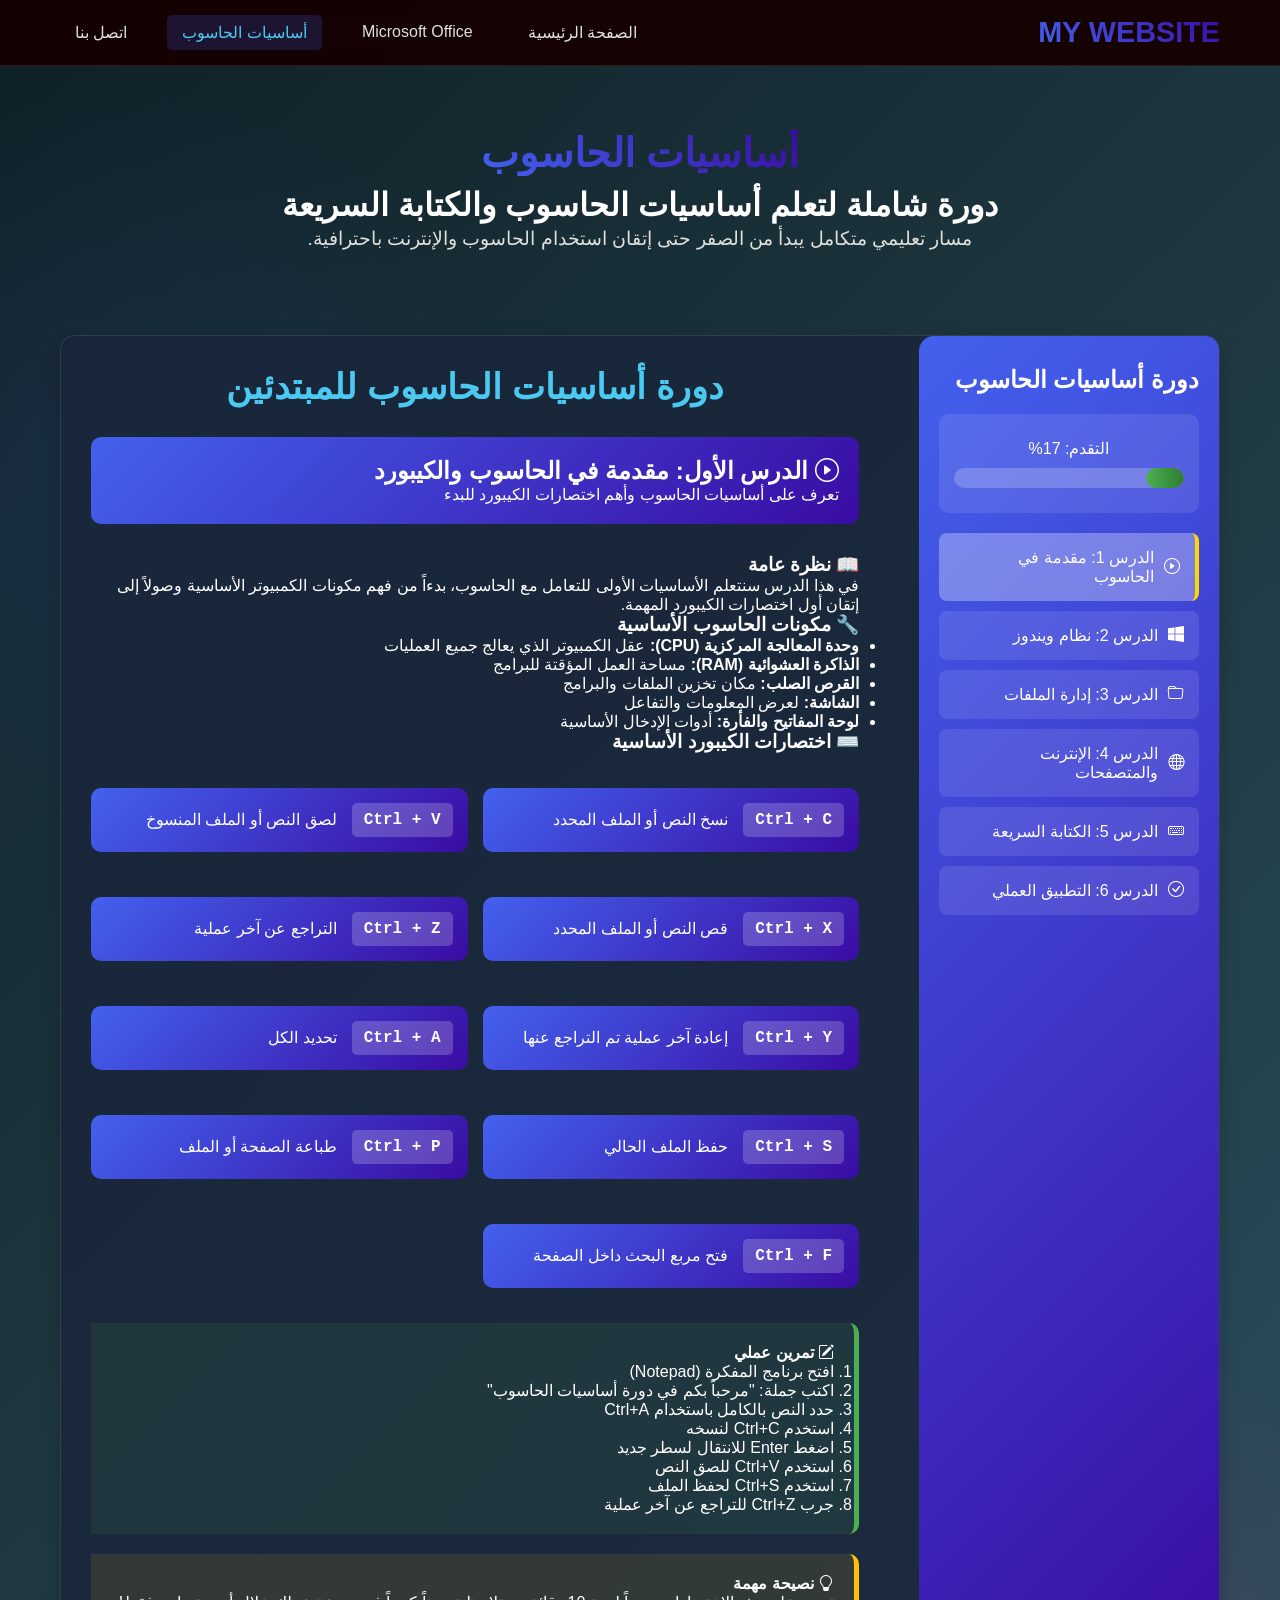
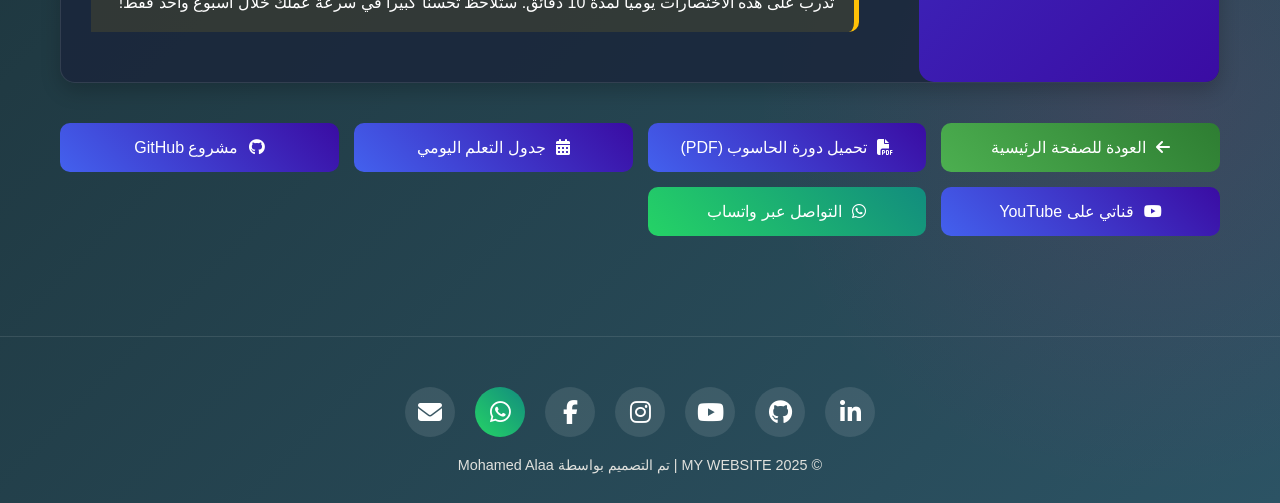
<file: MY WEBSIT/Computer_basics.html>
<!DOCTYPE html>
<html lang="ar" dir="rtl">
<head>
    <meta charset="UTF-8">
    <meta name="viewport" content="width=device-width, initial-scale=1.0">
    <title>أساسيات الحاسوب | MY WEBSITE</title>
 <link rel="icon" href="icons mohamed.png" type="image/png">
    <link rel="stylesheet" href="https://cdnjs.cloudflare.com/ajax/libs/font-awesome/6.4.0/css/all.min.css">
    <link rel="stylesheet" href="https://cdn.jsdelivr.net/npm/bootstrap-icons@1.10.3/font/bootstrap-icons.css">
    <style>
        * { 
            margin: 0; 
            padding: 0; 
            box-sizing: border-box; 
            font-family: 'Segoe UI', Tahoma, Geneva, Verdana, sans-serif; 
        }
        
        body { 
            background: linear-gradient(135deg, #0f2027, #203a43, #2c5364); 
            color: #fff; 
            min-height: 100vh; 
            overflow-x: hidden; 
            position: relative; 
        }
        
        body::before { 
            content: ""; 
            position: absolute; 
            top: 0; 
            left: 0; 
            width: 100%; 
            height: 100%; 
            background: radial-gradient(circle at 10% 20%, rgba(67, 97, 238, 0.1) 0%, transparent 20%), 
                        radial-gradient(circle at 90% 80%, rgba(247, 37, 133, 0.1) 0%, transparent 20%); 
            z-index: -1; 
        }

        /* شريط التنقل */
        .nav-container { 
            background: rgba(22, 1, 1, 0.95); 
            padding: 15px 0; 
            position: fixed; 
            top: 0; 
            width: 100%;
            z-index: 1000; 
            backdrop-filter: blur(10px); 
            border-bottom: 1px solid rgba(255, 255, 255, 0.1); 
        }
        
        .nav-content { 
            max-width: 1200px; 
            margin: 0 auto; 
            display: flex; 
            justify-content: space-between; 
            align-items: center; 
            padding: 0 20px; 
        }
        
        .nav-logo { 
            font-size: 1.8rem; 
            font-weight: 700; 
            background: linear-gradient(45deg, #4361ee, #3a0ca3); 
            -webkit-background-clip: text; 
            background-clip: text; 
            color: transparent; 
            text-decoration: none; 
        }
        
        .nav-links { 
            display: flex; 
            gap: 25px; 
        }
        
        .nav-link { 
            color: #e0e1dd; 
            text-decoration: none; 
            font-weight: 500; 
            padding: 8px 15px; 
            border-radius: 5px; 
            transition: all 0.3s ease; 
        }
        
        .nav-link:hover, .nav-link.active { 
            background: rgba(67, 97, 238, 0.2); 
            color: #4cc9f0; 
        }

        .container { 
            max-width: 1200px; 
            margin: 0 auto; 
            padding: 20px; 
            margin-top: 80px;
        }
        
        header { 
            text-align: center; 
            padding: 30px 0; 
            margin-bottom: 30px; 
            animation: fadeIn 1s ease; 
        }
        
        .logo { 
            font-size: 2.5rem; 
            font-weight: 700; 
            margin-bottom: 10px; 
            background: linear-gradient(45deg, #4361ee, #3a0ca3); 
            -webkit-background-clip: text; 
            background-clip: text; 
            color: transparent; 
            display: inline-block; 
        }
        
        .subtitle { 
            font-size: 1.2rem; 
            max-width: 800px; 
            margin: 0 auto 20px; 
            line-height: 1.6; 
            color: #e0e1dd; 
        }

        /* محتوى الدورة */
        .course-container {
            display: grid;
            grid-template-columns: 300px 1fr;
            gap: 30px;
            background: rgba(27, 38, 59, 0.85);
            border-radius: 15px;
            box-shadow: 0 8px 20px rgba(0, 0, 0, 0.2);
            min-height: 100vh;
            overflow: hidden;
            border: 1px solid rgba(255, 255, 255, 0.1);
        }

        .sidebar { 
            background: linear-gradient(135deg, #4361ee 0%, #3a0ca3 100%);
            color: white;
            padding: 30px 20px;
            border-radius: 15px 0 0 15px;
        }

        .main-content { 
            padding: 30px; 
        }

        .course-title {
            text-align: center;
            color: #4cc9f0;
            margin-bottom: 30px;
            font-size: 2.2em;
            font-weight: 700;
        }

        .progress-container {
            background: rgba(255, 255, 255, 0.1);
            border-radius: 10px;
            padding: 15px;
            margin: 20px 0;
        }

        .progress-bar {
            background: rgba(255, 255, 255, 0.2);
            border-radius: 10px;
            height: 20px;
            margin: 10px 0;
            overflow: hidden;
        }

        .progress {
            background: linear-gradient(90deg, #4caf50, #2e7d32);
            height: 100%;
            width: 0%;
            transition: width 0.3s ease;
            border-radius: 10px;
        }

        .lesson-nav {
            list-style: none;
            padding: 0;
            margin: 20px 0;
        }

        .lesson-nav li {
            margin: 10px 0;
            padding: 15px;
            background: rgba(255, 255, 255, 0.1);
            border-radius: 8px;
            cursor: pointer;
            transition: all 0.3s ease;
            display: flex;
            align-items: center;
            gap: 10px;
        }

        .lesson-nav li:hover {
            background: rgba(255, 255, 255, 0.2);
            transform: translateX(-5px);
        }

        .lesson-nav li.active {
            background: rgba(255, 255, 255, 0.3);
            border-right: 4px solid #ffd700;
        }

        .lesson-content {
            display: none;
            animation: fadeIn 0.5s ease-in;
        }

        .lesson-content.active {
            display: block;
        }

        @keyframes fadeIn {
            from {
                opacity: 0;
                transform: translateY(20px);
            }
            to {
                opacity: 1;
                transform: translateY(0);
            }
        }

        .keyboard-shortcut {
            background: linear-gradient(135deg, #4361ee, #3a0ca3);
            color: white;
            padding: 15px;
            border-radius: 10px;
            margin: 15px 0;
            display: flex;
            align-items: center;
            gap: 15px;
            transition: transform 0.3s ease;
        }

        .keyboard-shortcut:hover {
            transform: translateY(-3px);
        }

        .shortcut-key {
            background: rgba(255, 255, 255, 0.2);
            padding: 8px 12px;
            border-radius: 5px;
            font-weight: 600;
            font-family: 'Courier New', monospace;
            min-width: 80px;
            text-align: center;
        }

        .exercise-box {
            background: rgba(76, 175, 80, 0.1);
            border-right: 5px solid #4caf50;
            padding: 20px;
            border-radius: 0 10px 10px 0;
            margin: 20px 0;
        }

        .tip-box {
            background: rgba(255, 193, 7, 0.1);
            border-right: 5px solid #ffc107;
            padding: 20px;
            border-radius: 0 10px 10px 0;
            margin: 20px 0;
        }

        .video-link {
            background: rgba(244, 67, 54, 0.1);
            border-right: 5px solid #f44336;
            padding: 15px;
            border-radius: 0 10px 10px 0;
            margin: 15px 0;
        }

        .video-link a {
            color: #4cc9f0;
            text-decoration: none;
            font-weight: 600;
            transition: color 0.3s ease;
        }

        .video-link a:hover {
            color: #ffffff;
            text-decoration: underline;
        }

        .lesson-header {
            background: linear-gradient(135deg, #4361ee, #3a0ca3);
            color: white;
            padding: 20px;
            border-radius: 10px;
            margin-bottom: 30px;
        }

        .shortcuts-grid {
            display: grid;
            grid-template-columns: repeat(auto-fit, minmax(300px, 1fr));
            gap: 15px;
            margin: 20px 0;
        }

        .download-buttons {
            display: grid;
            grid-template-columns: repeat(auto-fit, minmax(250px, 1fr));
            gap: 15px;
            margin: 40px 0;
        }
        
        .download-btn {
            background: linear-gradient(45deg, #4361ee, #3a0ca3);
            color: white;
            text-decoration: none;
            padding: 15px 20px;
            border-radius: 10px;
            text-align: center;
            font-weight: 500;
            transition: all 0.3s ease;
            display: flex;
            align-items: center;
            justify-content: center;
            gap: 10px;
            border: none;
            cursor: pointer;
        }
        
        .download-btn:hover {
            transform: translateY(-3px);
            box-shadow: 0 10px 25px rgba(67, 97, 238, 0.4);
        }

        .back-to-main {
            background: linear-gradient(45deg, #4caf50, #2e7d32) !important;
        }

        footer { 
            text-align: center; 
            padding: 30px 0; 
            margin-top: 40px; 
            border-top: 1px solid rgba(255, 255, 255, 0.1); 
        }
        
        .social-icons { 
            display: flex; 
            justify-content: center; 
            gap: 20px; 
            margin: 20px 0; 
        }
        
        .social-icon { 
            width: 50px; 
            height: 50px; 
            border-radius: 50%; 
            background: rgba(255, 255, 255, 0.1); 
            display: flex; 
            align-items: center; 
            justify-content: center; 
            font-size: 1.5rem; 
            transition: all 0.3s ease; 
            text-decoration: none; 
            color: #fff; 
        }
        
        .social-icon:hover { 
            background: #4361ee; 
            transform: translateY(-5px); 
            color: #fff; 
        }
        
        .copyright { 
            color: #e0e1dd; 
            font-size: 0.9rem; 
        }

        @keyframes fadeIn { 
            from { opacity: 0; } 
            to { opacity: 1; } 
        }

        /* استجابة الشاشات الصغيرة */
        @media (max-width: 768px) {
            .nav-content {
                flex-direction: column;
                gap: 15px;
            }
            
            .nav-links {
                flex-wrap: wrap;
                justify-content: center;
            }
            
            .container {
                padding: 10px;
            }

            .course-container {
                grid-template-columns: 1fr;
            }

            .sidebar {
                border-radius: 15px 15px 0 0;
            }

            .shortcuts-grid {
                grid-template-columns: 1fr;
            }
            
            .download-buttons {
                grid-template-columns: 1fr;
            }
            
            .lesson-nav li {
                padding: 12px;
            }
            
            .course-title {
                font-size: 1.8em;
            }
        }

        /* تحسينات إضافية للشاشات الصغيرة جداً */
        @media (max-width: 480px) {
            .nav-logo {
                font-size: 1.4rem;
            }
            
            .nav-link {
                padding: 6px 10px;
                font-size: 0.9rem;
            }
            
            .logo {
                font-size: 2rem;
            }
            
            .course-title {
                font-size: 1.5em;
            }
            
            .lesson-header {
                padding: 15px;
            }
            
            .keyboard-shortcut {
                flex-direction: column;
                text-align: center;
                gap: 10px;
            }
            
            .shortcut-key {
                min-width: 60px;
            }
        }
    </style>
</head>
<body>
    <!-- شريط التنقل -->
    <div class="nav-container">
        <div class="nav-content">
            <a href="index.html" class="nav-logo">MY WEBSITE</a>
            <div class="nav-links">
                <a href="index.html" class="nav-link">الصفحة الرئيسية</a>
                <a href="Microsoft_Office.html" class="nav-link">Microsoft Office</a>
                <a href="Computer_basics.html" class="nav-link active">أساسيات الحاسوب</a>
                <a href="#contact" class="nav-link">اتصل بنا</a>
            </div>
        </div>
    </div>

    <div class="container">
        <header>
            <div class="logo">أساسيات الحاسوب</div>
            <h1>دورة شاملة لتعلم أساسيات الحاسوب والكتابة السريعة</h1>
            <p class="subtitle">مسار تعليمي متكامل يبدأ من الصفر حتى إتقان استخدام الحاسوب والإنترنت باحترافية.</p>
        </header>

        <div class="course-container">
            <aside class="sidebar">
                <h2>دورة أساسيات الحاسوب</h2>
                
                <div class="progress-container">
                    <p style="text-align: center; margin: 10px 0">التقدم: <span id="progressText">0%</span></p>
                    <div class="progress-bar">
                        <div class="progress" id="courseProgress"></div>
                    </div>
                </div>

                <ul class="lesson-nav">
                    <li class="active" onclick="showLesson(1, this)">
                        <i class="bi bi-play-circle"></i>
                        <span>الدرس 1: مقدمة في الحاسوب</span>
                    </li>
                    <li onclick="showLesson(2, this)">
                        <i class="bi bi-windows"></i>
                        <span>الدرس 2: نظام ويندوز</span>
                    </li>
                    <li onclick="showLesson(3, this)">
                        <i class="bi bi-folder"></i>
                        <span>الدرس 3: إدارة الملفات</span>
                    </li>
                    <li onclick="showLesson(4, this)">
                        <i class="bi bi-globe"></i>
                        <span>الدرس 4: الإنترنت والمتصفحات</span>
                    </li>
                    <li onclick="showLesson(5, this)">
                        <i class="bi bi-keyboard"></i>
                        <span>الدرس 5: الكتابة السريعة</span>
                    </li>
                    <li onclick="showLesson(6, this)">
                        <i class="bi bi-check-circle"></i>
                        <span>الدرس 6: التطبيق العملي</span>
                    </li>
                </ul>
            </aside>

            <main class="main-content">
                <h1 class="course-title">دورة أساسيات الحاسوب للمبتدئين</h1>

                <!-- الدرس الأول -->
                <div class="lesson-content active" id="lesson-1">
                    <div class="lesson-header">
                        <h2><i class="bi bi-play-circle"></i> الدرس الأول: مقدمة في الحاسوب والكيبورد</h2>
                        <p>تعرف على أساسيات الحاسوب وأهم اختصارات الكيبورد للبدء</p>
                    </div>

                    <h3>📖 نظرة عامة</h3>
                    <p>
                        في هذا الدرس سنتعلم الأساسيات الأولى للتعامل مع الحاسوب، بدءاً من فهم مكونات الكمبيوتر الأساسية وصولاً إلى
                        إتقان أول اختصارات الكيبورد المهمة.
                    </p>

                    <h3>🔧 مكونات الحاسوب الأساسية</h3>
                    <ul>
                        <li><strong>وحدة المعالجة المركزية (CPU):</strong> عقل الكمبيوتر الذي يعالج جميع العمليات</li>
                        <li><strong>الذاكرة العشوائية (RAM):</strong> مساحة العمل المؤقتة للبرامج</li>
                        <li><strong>القرص الصلب:</strong> مكان تخزين الملفات والبرامج</li>
                        <li><strong>الشاشة:</strong> لعرض المعلومات والتفاعل</li>
                        <li><strong>لوحة المفاتيح والفأرة:</strong> أدوات الإدخال الأساسية</li>
                    </ul>

                    <h3>⌨️ اختصارات الكيبورد الأساسية</h3>
                    <div class="shortcuts-grid">
                        <div class="keyboard-shortcut">
                            <span class="shortcut-key">Ctrl + C</span>
                            <span>نسخ النص أو الملف المحدد</span>
                        </div>
                        <div class="keyboard-shortcut">
                            <span class="shortcut-key">Ctrl + V</span>
                            <span>لصق النص أو الملف المنسوخ</span>
                        </div>
                        <div class="keyboard-shortcut">
                            <span class="shortcut-key">Ctrl + X</span>
                            <span>قص النص أو الملف المحدد</span>
                        </div>
                        <div class="keyboard-shortcut">
                            <span class="shortcut-key">Ctrl + Z</span>
                            <span>التراجع عن آخر عملية</span>
                        </div>
                        <div class="keyboard-shortcut">
                            <span class="shortcut-key">Ctrl + Y</span>
                            <span>إعادة آخر عملية تم التراجع عنها</span>
                        </div>
                        <div class="keyboard-shortcut">
                            <span class="shortcut-key">Ctrl + A</span>
                            <span>تحديد الكل</span>
                        </div>
                        <div class="keyboard-shortcut">
                            <span class="shortcut-key">Ctrl + S</span>
                            <span>حفظ الملف الحالي</span>
                        </div>
                        <div class="keyboard-shortcut">
                            <span class="shortcut-key">Ctrl + P</span>
                            <span>طباعة الصفحة أو الملف</span>
                        </div>
                        <div class="keyboard-shortcut">
                            <span class="shortcut-key">Ctrl + F</span>
                            <span>فتح مربع البحث داخل الصفحة</span>
                        </div>
                    </div>

                    <div class="exercise-box">
                        <h4><i class="bi bi-pencil-square"></i> تمرين عملي</h4>
                        <ol>
                            <li>افتح برنامج المفكرة (Notepad)</li>
                            <li>اكتب جملة: "مرحباً بكم في دورة أساسيات الحاسوب"</li>
                            <li>حدد النص بالكامل باستخدام Ctrl+A</li>
                            <li>استخدم Ctrl+C لنسخه</li>
                            <li>اضغط Enter للانتقال لسطر جديد</li>
                            <li>استخدم Ctrl+V للصق النص</li>
                            <li>استخدم Ctrl+S لحفظ الملف</li>
                            <li>جرب Ctrl+Z للتراجع عن آخر عملية</li>
                        </ol>
                    </div>

                    <div class="tip-box">
                        <h4><i class="bi bi-lightbulb"></i> نصيحة مهمة</h4>
                        <p>تدرب على هذه الاختصارات يومياً لمدة 10 دقائق. ستلاحظ تحسناً كبيراً في سرعة عملك خلال أسبوع واحد فقط!</p>
                    </div>
                </div>

                <!-- الدرس الثاني -->
                <div class="lesson-content" id="lesson-2">
                    <div class="lesson-header">
                        <h2><i class="bi bi-windows"></i> الدرس الثاني: نظام التشغيل ويندوز</h2>
                        <p>تعلم أساسيات التعامل مع ويندوز واختصاراته المهمة</p>
                    </div>

                    <h3>📖 مقدمة عن نظام ويندوز</h3>
                    <p>
                        نظام التشغيل ويندوز هو الواجهة الرئيسية بينك وبين الكمبيوتر. يتيح لك تشغيل البرامج، إدارة الملفات، والتحكم
                        في جميع مكونات الجهاز.
                    </p>

                    <h3>🖥️ عناصر سطح المكتب</h3>
                    <ul>
                        <li><strong>سطح المكتب:</strong> المساحة الرئيسية التي تظهر عند تشغيل الكمبيوتر</li>
                        <li><strong>شريط المهام:</strong> الشريط السفلي الذي يحتوي على قائمة ابدأ والبرامج المفتوحة</li>
                        <li><strong>قائمة ابدأ:</strong> نقطة الوصول الرئيسية لجميع البرامج والإعدادات</li>
                        <li><strong>منطقة الإشعارات:</strong> المنطقة اليمنى من شريط المهام</li>
                    </ul>

                    <h3>⌨️ اختصارات ويندوز الأساسية</h3>
                    <div class="shortcuts-grid">
                        <div class="keyboard-shortcut">
                            <span class="shortcut-key">Win</span>
                            <span>فتح قائمة ابدأ</span>
                        </div>
                        <div class="keyboard-shortcut">
                            <span class="shortcut-key">Win + E</span>
                            <span>فتح "مستكشف الملفات"</span>
                        </div>
                        <div class="keyboard-shortcut">
                            <span class="shortcut-key">Win + D</span>
                            <span>إظهار سطح المكتب</span>
                        </div>
                        <div class="keyboard-shortcut">
                            <span class="shortcut-key">Win + L</span>
                            <span>قفل الكمبيوتر</span>
                        </div>
                        <div class="keyboard-shortcut">
                            <span class="shortcut-key">Alt + Tab</span>
                            <span>التبديل بين النوافذ المفتوحة</span>
                        </div>
                    </div>

                    <h3>🔧 اختصارات إدارة النوافذ</h3>
                    <div class="shortcuts-grid">
                        <div class="keyboard-shortcut">
                            <span class="shortcut-key">Win + ↑</span>
                            <span>تكبير النافذة (كامل الشاشة)</span>
                        </div>
                        <div class="keyboard-shortcut">
                            <span class="shortcut-key">Win + ↓</span>
                            <span>تصغير النافذة</span>
                        </div>
                        <div class="keyboard-shortcut">
                            <span class="shortcut-key">Win + ←</span>
                            <span>تثبيت النافذة يساراً</span>
                        </div>
                        <div class="keyboard-shortcut">
                            <span class="shortcut-key">Win + →</span>
                            <span>تثبيت النافذة يميناً</span>
                        </div>
                    </div>

                    <div class="exercise-box">
                        <h4><i class="bi bi-pencil-square"></i> تمرين عملي</h4>
                        <ol>
                            <li>استخدم Win لفتح قائمة ابدأ</li>
                            <li>اكتب "notepad" واضغط Enter لفتح المفكرة</li>
                            <li>استخدم Win + E لفتح مستكشف الملفات</li>
                            <li>استخدم Alt + Tab للتنقل بين النافذتين</li>
                            <li>جرب Win + ← و Win + → لتنظيم النوافذ</li>
                            <li>استخدم Win + D لإظهار سطح المكتب</li>
                            <li>جرب Win + L لقفل الكمبيوتر</li>
                        </ol>
                    </div>
                </div>

                <!-- الدرس الثالث -->
                <div class="lesson-content" id="lesson-3">
                    <div class="lesson-header">
                        <h2><i class="bi bi-folder"></i> الدرس الثالث: إدارة الملفات والمجلدات</h2>
                        <p>تعلم كيفية تنظيم وإدارة ملفاتك بكفاءة</p>
                    </div>

                    <h3>📖 أساسيات الملفات والمجلدات</h3>
                    <p>
                        الملفات والمجلدات هي الطريقة التي ينظم بها الكمبيوتر المعلومات. فهم كيفية إدارتها أمر أساسي لاستخدام
                        الكمبيوتر بفعالية.
                    </p>

                    <h3>📂 أنواع الملفات الشائعة</h3>
                    <ul>
                        <li><strong>.txt:</strong> ملفات نصية بسيطة</li>
                        <li><strong>.docx:</strong> مستندات مايكروسوفت وورد</li>
                        <li><strong>.pdf:</strong> ملفات PDF</li>
                        <li><strong>.jpg, .png:</strong> ملفات الصور</li>
                        <li><strong>.mp3, .mp4:</strong> ملفات الصوت والفيديو</li>
                        <li><strong>.zip:</strong> ملفات مضغوطة</li>
                    </ul>

                    <h3>⌨️ اختصارات إدارة الملفات</h3>
                    <div class="shortcuts-grid">
                        <div class="keyboard-shortcut">
                            <span class="shortcut-key">Ctrl + A</span>
                            <span>تحديد جميع الملفات</span>
                        </div>
                        <div class="keyboard-shortcut">
                            <span class="shortcut-key">Delete</span>
                            <span>حذف الملف إلى سلة المحذوفات</span>
                        </div>
                        <div class="keyboard-shortcut">
                            <span class="shortcut-key">Shift + Delete</span>
                            <span>حذف نهائي للملف</span>
                        </div>
                        <div class="keyboard-shortcut">
                            <span class="shortcut-key">F2</span>
                            <span>إعادة تسمية الملف</span>
                        </div>
                        <div class="keyboard-shortcut">
                            <span class="shortcut-key">Ctrl + Shift + N</span>
                            <span>إنشاء مجلد جديد</span>
                        </div>
                    </div>

                    <div class="exercise-box">
                        <h4><i class="bi bi-pencil-square"></i> تمرين عملي</h4>
                        <ol>
                            <li>افتح مستكشف الملفات بـ Win + E</li>
                            <li>انتقل إلى مجلد المستندات</li>
                            <li>أنشئ مجلداً جديداً باستخدام Ctrl + Shift + N</li>
                            <li>اسمه "تمارين الدورة" باستخدام F2</li>
                            <li>أنشئ ملف نصي داخل المجلد</li>
                            <li>جرب تحديد عدة ملفات باستخدام Ctrl + Click</li>
                            <li>استخدم Delete لحذف ملف تجريبي</li>
                        </ol>
                    </div>
                </div>

                <!-- الدرس الرابع -->
                <div class="lesson-content" id="lesson-4">
                    <div class="lesson-header">
                        <h2><i class="bi bi-globe"></i> الدرس الرابع: أساسيات الإنترنت والمتصفحات</h2>
                        <p>تعلم كيفية التصفح الآمن والفعال على الإنترنت</p>
                    </div>

                    <h3>📖 مقدمة عن الإنترنت</h3>
                    <p>
                        الإنترنت شبكة عالمية تربط مليارات الأجهزة حول العالم. المتصفح هو برنامجك للوصول إلى هذه الشبكة الهائلة من
                        المعلومات.
                    </p>

                    <h3>🌐 المتصفحات الشائعة</h3>
                    <ul>
                        <li><strong>Google Chrome:</strong> الأكثر استخداماً وسرعة</li>
                        <li><strong>Mozilla Firefox:</strong> يركز على الخصوصية</li>
                        <li><strong>Microsoft Edge:</strong> المتصفح الافتراضي لويندوز</li>
                        <li><strong>Safari:</strong> متصفح أبل للماك</li>
                    </ul>

                    <h3>⌨️ اختصارات التصفح الأساسية</h3>
                    <div class="shortcuts-grid">
                        <div class="keyboard-shortcut">
                            <span class="shortcut-key">Ctrl + T</span>
                            <span>فتح تبويب جديد</span>
                        </div>
                        <div class="keyboard-shortcut">
                            <span class="shortcut-key">Ctrl + W</span>
                            <span>إغلاق التبويب الحالي</span>
                        </div>
                        <div class="keyboard-shortcut">
                            <span class="shortcut-key">Ctrl + Shift + T</span>
                            <span>إعادة فتح آخر تبويب أُغلق</span>
                        </div>
                        <div class="keyboard-shortcut">
                            <span class="shortcut-key">Ctrl + R</span>
                            <span>إعادة تحميل الصفحة</span>
                        </div>
                        <div class="keyboard-shortcut">
                            <span class="shortcut-key">F5</span>
                            <span>إعادة تحميل الصفحة</span>
                        </div>
                    </div>

                    <h3>🔄 اختصارات التنقل</h3>
                    <div class="shortcuts-grid">
                        <div class="keyboard-shortcut">
                            <span class="shortcut-key">Ctrl + Tab</span>
                            <span>الانتقال إلى التبويب التالي</span>
                        </div>
                        <div class="keyboard-shortcut">
                            <span class="shortcut-key">Ctrl + Shift + Tab</span>
                            <span>الانتقال إلى التبويب السابق</span>
                        </div>
                        <div class="keyboard-shortcut">
                            <span class="shortcut-key">Ctrl + 1-9</span>
                            <span>الانتقال لتبويب محدد</span>
                        </div>
                    </div>

                    <div class="exercise-box">
                        <h4><i class="bi bi-pencil-square"></i> تمرين عملي</h4>
                        <ol>
                            <li>افتح متصفح الإنترنت</li>
                            <li>استخدم Ctrl + T لفتح 3 تبويبات جديدة</li>
                            <li>اذهب إلى مواقع مختلفة في كل تبويب</li>
                            <li>استخدم Ctrl + Tab للتنقل بين التبويبات</li>
                            <li>أغلق أحد التبويبات بـ Ctrl + W</li>
                            <li>أعد فتحه بـ Ctrl + Shift + T</li>
                            <li>جرب Ctrl + 2 للانتقال للتبويب الثاني</li>
                        </ol>
                    </div>
                </div>

                <!-- الدرس الخامس -->
                <div class="lesson-content" id="lesson-5">
                    <div class="lesson-header">
                        <h2><i class="bi bi-keyboard"></i> الدرس الخامس: الكتابة السريعة والاختصارات المتقدمة</h2>
                        <p>اتقن فن الكتابة السريعة والاختصارات المتقدمة</p>
                    </div>

                    <h3>📖 أساسيات الكتابة السريعة</h3>
                    <p>
                        الكتابة السريعة (Touch Typing) هي مهارة أساسية في العصر الرقمي. تعلم وضع أصابعك الصحيح وحفظ مواقع الأحرف
                        سيزيد من سرعتك بشكل كبير.
                    </p>

                    <h3>✋ وضعية الأصابع الصحيحة</h3>
                    <ul>
                        <li><strong>اليد اليسرى:</strong> الخنصر على A، البنصر على S، الوسطى على D، السبابة على F</li>
                        <li><strong>اليد اليمنى:</strong> السبابة على J، الوسطى على K، البنصر على L، الخنصر على ;</li>
                        <li><strong>الإبهامان:</strong> على مفتاح المسافة</li>
                        <li><strong>المفاتيح المرجعية:</strong> F و J لهما نتوءات صغيرة لتساعدك في تحديد الموقع</li>
                    </ul>

                    <h3>📝 اختصارات البرامج المكتبية</h3>
                    <div class="shortcuts-grid">
                        <div class="keyboard-shortcut">
                            <span class="shortcut-key">Ctrl + B</span>
                            <span>تفعيل/تعطيل الخط العريض (Bold)</span>
                        </div>
                        <div class="keyboard-shortcut">
                            <span class="shortcut-key">Ctrl + I</span>
                            <span>تفعيل/تعطيل الخط المائل (Italic)</span>
                        </div>
                        <div class="keyboard-shortcut">
                            <span class="shortcut-key">Ctrl + U</span>
                            <span>تفعيل/تعطيل الخط المسطر (Underline)</span>
                        </div>
                        <div class="keyboard-shortcut">
                            <span class="shortcut-key">Ctrl + Shift + ></span>
                            <span>زيادة حجم الخط</span>
                        </div>
                        <div class="keyboard-shortcut">
                            <span class="shortcut-key">Ctrl + Shift + <</span>
                            <span>تقليل حجم الخط</span>
                        </div>
                    </div>

                    <div class="exercise-box">
                        <h4><i class="bi bi-pencil-square"></i> تمرين عملي للكتابة السريعة</h4>
                        <ol>
                            <li>افتح برنامج الوورد أو المفكرة</li>
                            <li>ضع أصابعك على المفاتيح المرجعية (F و J)</li>
                            <li>اكتب الجملة التالية 10 مرات: "تعلم الكتابة السريعة مهارة مهمة"</li>
                            <li>استخدم Ctrl + B لجعل النص عريضاً</li>
                            <li>استخدم Ctrl + I لجعل النص مائلاً</li>
                            <li>استخدم Ctrl + U لتسطير النص</li>
                            <li>جرب تغيير حجم الخط باستخدام Ctrl + Shift + > و <</li>
                        </ol>
                    </div>
                </div>

                <!-- الدرس السادس -->
                <div class="lesson-content" id="lesson-6">
                    <div class="lesson-header">
                        <h2><i class="bi bi-check-circle"></i> الدرس السادس: التطبيق العملي والمراجعة</h2>
                        <p>مراجعة شاملة وتطبيق عملي لكل ما تعلمته</p>
                    </div>

                    <h3>📖 مراجعة سريعة</h3>
                    <p>في هذا الدرس الأخير، سنراجع جميع المهارات والاختصارات التي تعلمناها ونطبقها في مشروع عملي شامل.</p>

                    <h3>🎯 أهم الاختصارات التي يجب حفظها</h3>
                    <div class="shortcuts-grid">
                        <div class="keyboard-shortcut">
                            <span class="shortcut-key">Ctrl + C/V/X</span>
                            <span>نسخ/لصق/قص - الأساسيات</span>
                        </div>
                        <div class="keyboard-shortcut">
                            <span class="shortcut-key">Ctrl + Z/Y</span>
                            <span>تراجع/إعادة</span>
                        </div>
                        <div class="keyboard-shortcut">
                            <span class="shortcut-key">Ctrl + S</span>
                            <span>حفظ - أهم اختصار!</span>
                        </div>
                        <div class="keyboard-shortcut">
                            <span class="shortcut-key">Win + E</span>
                            <span>مستكشف الملفات</span>
                        </div>
                        <div class="keyboard-shortcut">
                            <span class="shortcut-key">Alt + Tab</span>
                            <span>التنقل بين البرامج</span>
                        </div>
                        <div class="keyboard-shortcut">
                            <span class="shortcut-key">Ctrl + F</span>
                            <span>البحث (في أي برنامج)</span>
                        </div>
                    </div>

                    <div class="exercise-box">
                        <h4><i class="bi bi-pencil-square"></i> مشروع عملي شامل</h4>
                        <p><strong>مشروع: إنشاء نظام ملفات شخصي منظم</strong></p>
                        <ol>
                            <li>استخدم Win + E لفتح مستكشف الملفات</li>
                            <li>أنشئ مجلد "حياتي الرقمية" باستخدام Ctrl + Shift + N</li>
                            <li>داخله أنشئ المجلدات: "العمل"، "الشخصي"، "التعليم"</li>
                            <li>في كل مجلد، أنشئ ملف نصي يوضح الغرض منه</li>
                            <li>استخدم F2 لإعادة تسمية الملفات بأسماء واضحة</li>
                            <li>افتح متصفح الإنترنت وابحث عن معلومات مفيدة</li>
                            <li>احفظ المعلومات في المجلد المناسب</li>
                            <li>استخدم Ctrl + S لحفظ جميع الملفات</li>
                        </ol>
                    </div>

                    <div style="
                        background: linear-gradient(135deg, #667eea, #764ba2);
                        color: white;
                        padding: 30px;
                        border-radius: 15px;
                        text-align: center;
                        margin: 30px 0;
                    ">
                        <h3><i class="bi bi-trophy"></i> تهانينا!</h3>
                        <p style="font-size: 1.2em; margin: 15px 0">لقد أكملت دورة أساسيات الحاسوب بنجاح!</p>
                        <p>أصبحت الآن تمتلك المهارات الأساسية للتعامل مع الكمبيوتر بكفاءة. استمر في التدريب والتطوير!</p>
                    </div>
                </div>
            </main>
        </div>

        <div class="download-buttons">
            <a href="index.html" class="download-btn back-to-main">
                <i class="fas fa-arrow-left"></i> العودة للصفحة الرئيسية
            </a>
            <a href="#" class="download-btn">
                <i class="fas fa-file-pdf"></i> تحميل دورة الحاسوب (PDF)
            </a>
            <a href="#" class="download-btn">
                <i class="fas fa-calendar-alt"></i> جدول التعلم اليومي
            </a>
            <a href="https://github.com/muham-ed/skills-github-pages" class="download-btn" target="_blank">
                <i class="fab fa-github"></i> مشروع GitHub
            </a>
            <a href="https://www.youtube.com/channel/UCS5vFLuP5h1NTgvHiM2oJHQ" class="download-btn" target="_blank">
                <i class="fab fa-youtube"></i> قناتي على YouTube
            </a>
            <a href="https://wa.me/201060828627" class="download-btn" target="_blank" style="background: linear-gradient(45deg, #25D366, #128C7E);">
                <i class="fab fa-whatsapp"></i> التواصل عبر واتساب
            </a>
        </div>
    </div>

    <footer id="contact">
        <div class="social-icons">
            <a href="https://www.linkedin.com/in/mohamed-ala-a-2b333533a" class="social-icon" target="_blank">
                <i class="fab fa-linkedin-in"></i>
            </a>
            <a href="https://github.com/muham-ed/skills-github-pages" class="social-icon" target="_blank">
                <i class="fab fa-github"></i>
            </a>
            <a href="https://www.youtube.com/channel/UCS5vFLuP5h1NTgvHiM2oJHQ" class="social-icon" target="_blank">
                <i class="fab fa-youtube"></i>
            </a>
            <a href="https://www.instagram.com/mohamedabotasa/" class="social-icon" target="_blank">
                <i class="fab fa-instagram"></i>
            </a>
            <a href="https://www.facebook.com/profile.php?id=61550839582471&locale=ar_AR" class="social-icon" target="_blank">
                <i class="fab fa-facebook-f"></i>
            </a>
            <a href="https://wa.me/201060828627" class="social-icon" target="_blank" style="background: linear-gradient(45deg, #25D366, #128C7E);">
                <i class="fab fa-whatsapp"></i>
            </a>
            <a href="mailto:mohamedalaaaldinabotasa@gmail.com" class="social-icon">
                <i class="fas fa-envelope"></i>
            </a>
        </div>
        <p class="copyright">© 2025 MY WEBSITE | تم التصميم بواسطة Mohamed Alaa</p>
    </footer>

    <script>
        let currentLesson = 1;
        const totalLessons = 6;

        function showLesson(lessonNumber, element) {
            // إخفاء جميع الدروس
            const allLessons = document.querySelectorAll('.lesson-content');
            allLessons.forEach((lesson) => {
                lesson.classList.remove('active');
            });

            // إزالة الكلاس النشط من جميع العناصر
            const allNavItems = document.querySelectorAll('.lesson-nav li');
            allNavItems.forEach((item) => {
                item.classList.remove('active');
            });

            // إظهار الدرس المحدد
            const targetLesson = document.getElementById(`lesson-${lessonNumber}`);
            if (targetLesson) {
                targetLesson.classList.add('active');
            }
            
            // تفعيل العنصر في القائمة
            if (element) {
                element.classList.add('active');
            }

            // تحديث شريط التقدم
            currentLesson = lessonNumber;
            updateProgress();
        }

        function updateProgress() {
            const progress = (currentLesson / totalLessons) * 100;
            const progressElement = document.getElementById('courseProgress');
            const progressTextElement = document.getElementById('progressText');
            
            if (progressElement && progressTextElement) {
                progressElement.style.width = progress + '%';
                progressTextElement.textContent = Math.round(progress) + '%';
            }
        }

        // تحديث التقدم عند تحميل الصفحة
        document.addEventListener('DOMContentLoaded', function() {
            updateProgress();
            
            // إضافة تأثيرات للعناصر عند التمرير
            const observerOptions = {
                threshold: 0.1,
                rootMargin: '0px 0px -50px 0px'
            };

            const observer = new IntersectionObserver((entries) => {
                entries.forEach(entry => {
                    if (entry.isIntersecting) {
                        entry.target.style.opacity = '1';
                        entry.target.style.transform = 'translateY(0)';
                    }
                });
            }, observerOptions);

            // تطبيق تأثيرات الظهور على البطاقات
            const keyboardShortcuts = document.querySelectorAll('.keyboard-shortcut');
            keyboardShortcuts.forEach(shortcut => {
                shortcut.style.opacity = '0';
                shortcut.style.transform = 'translateY(20px)';
                shortcut.style.transition = 'opacity 0.6s ease, transform 0.6s ease';
                observer.observe(shortcut);
            });
        });
    </script>
</body>
</html>
</file>
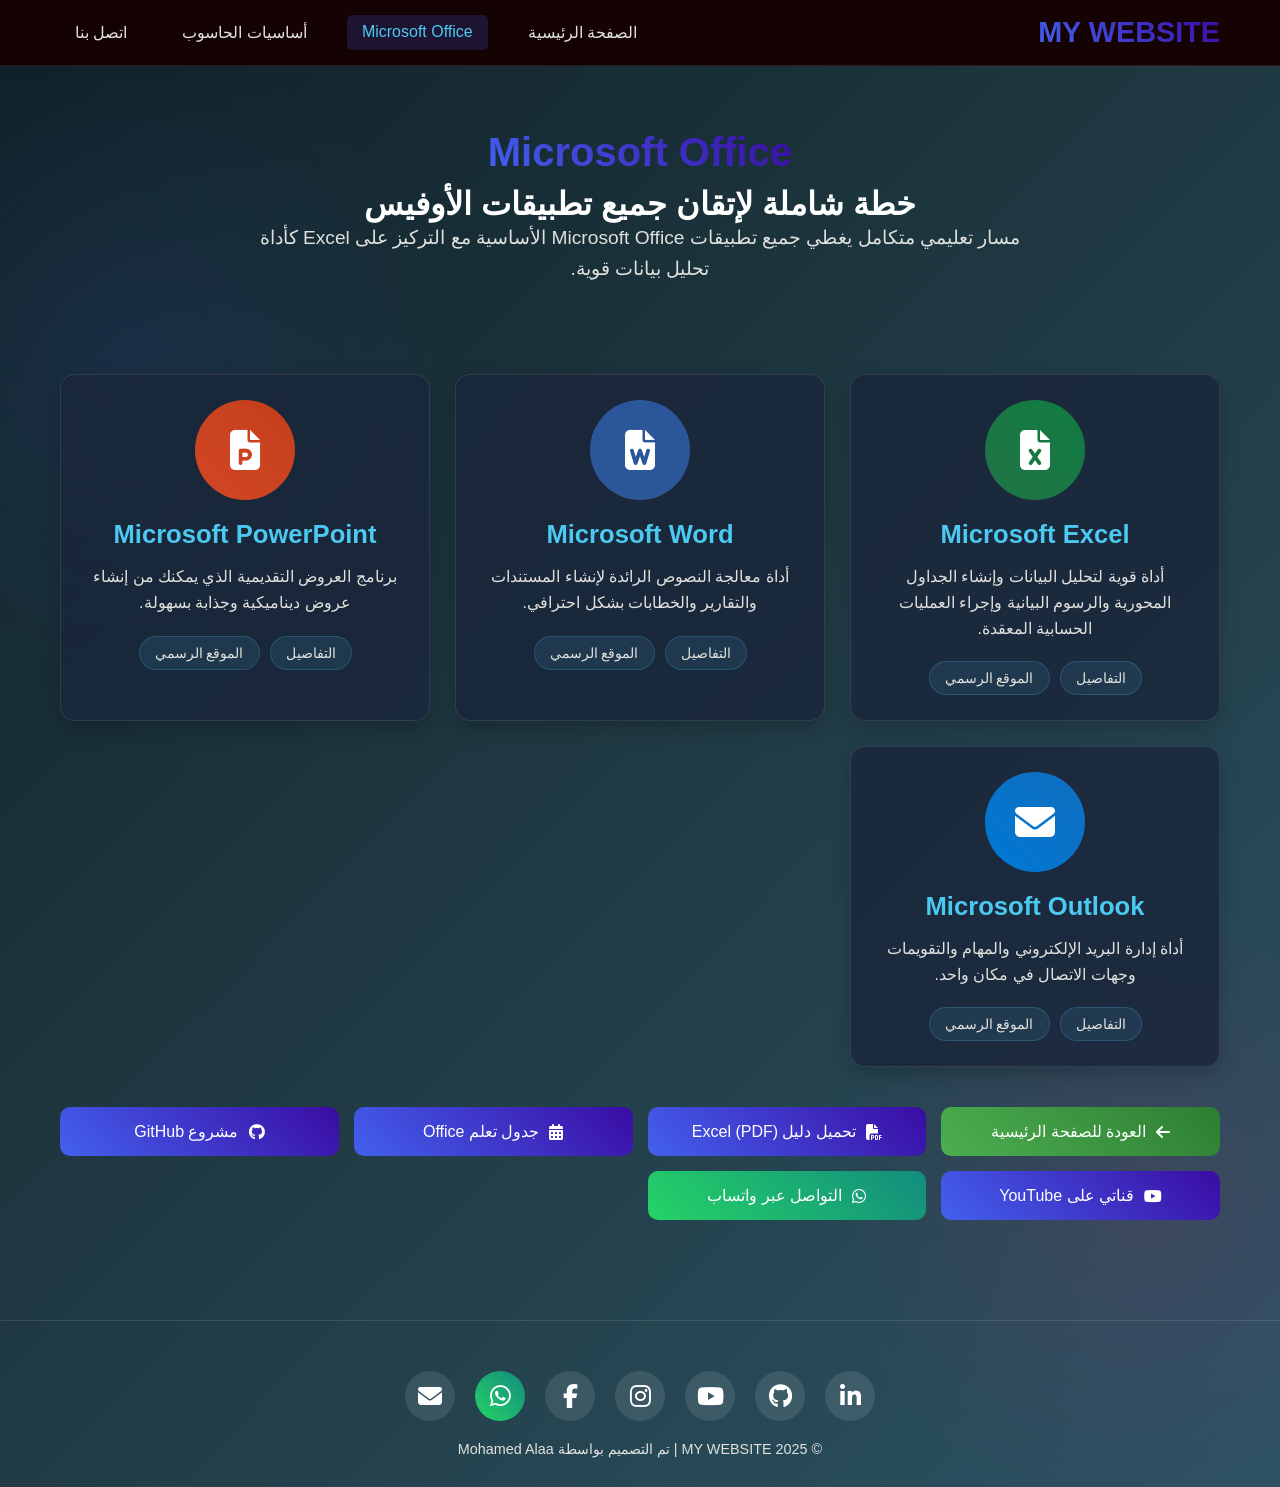
<file: MY WEBSIT/Microsoft_Office.html>
<!DOCTYPE html>
<html lang="ar" dir="rtl">
<head>
    <meta charset="UTF-8">
    <meta name="viewport" content="width=device-width, initial-scale=1.0">
    <title>Microsoft Office | MY WEBSITE</title>
 <link rel="icon" href="icons mohamed.png" type="image/png">
    <link rel="stylesheet" href="https://cdnjs.cloudflare.com/ajax/libs/font-awesome/6.4.0/css/all.min.css">
    <style>
          * { 
            margin: 0; 
            padding: 0; 
            box-sizing: border-box; 
            font-family: 'Segoe UI', Tahoma, Geneva, Verdana, sans-serif; 
        }
        
        body { 
            background: linear-gradient(135deg, #0f2027, #203a43, #2c5364); 
            color: #fff; 
            min-height: 100vh; 
            overflow-x: hidden; 
            position: relative; 
        }
        
        body::before { 
            content: ""; 
            position: absolute; 
            top: 0; 
            left: 0; 
            width: 100%; 
            height: 100%; 
            background: radial-gradient(circle at 10% 20%, rgba(67, 97, 238, 0.1) 0%, transparent 20%), 
                        radial-gradient(circle at 90% 80%, rgba(247, 37, 133, 0.1) 0%, transparent 20%); 
            z-index: -1; 
        }

        /* شريط التنقل */
        .nav-container { 
            background: rgba(22, 1, 1, 0.95); 
            padding: 15px 0; 
            position: fixed; 
            top: 0; 
            width: 100%;
            z-index: 1000; 
            backdrop-filter: blur(10px); 
            border-bottom: 1px solid rgba(255, 255, 255, 0.1); 
        }
        
        .nav-content { 
            max-width: 1200px; 
            margin: 0 auto; 
            display: flex; 
            justify-content: space-between; 
            align-items: center; 
            padding: 0 20px; 
        }
        
        .nav-logo { 
            font-size: 1.8rem; 
            font-weight: 700; 
            background: linear-gradient(45deg, #4361ee, #3a0ca3); 
            -webkit-background-clip: text; 
            background-clip: text; 
            color: transparent; 
            text-decoration: none; 
        }
        
        .nav-links { 
            display: flex; 
            gap: 25px; 
        }
        
        .nav-link { 
            color: #e0e1dd; 
            text-decoration: none; 
            font-weight: 500; 
            padding: 8px 15px; 
            border-radius: 5px; 
            transition: all 0.3s ease; 
        }
        
        .nav-link:hover, .nav-link.active { 
            background: rgba(67, 97, 238, 0.2); 
            color: #4cc9f0; 
        }

        .container { 
            max-width: 1200px; 
            margin: 0 auto; 
            padding: 20px; 
            margin-top: 80px;
        }
        
        header { 
            text-align: center; 
            padding: 30px 0; 
            margin-bottom: 30px; 
            animation: fadeIn 1s ease; 
        }
        
        .logo { 
            font-size: 2.5rem; 
            font-weight: 700; 
            margin-bottom: 10px; 
            background: linear-gradient(45deg, #4361ee, #3a0ca3); 
            -webkit-background-clip: text; 
            background-clip: text; 
            color: transparent; 
            display: inline-block; 
        }
        
        .subtitle { 
            font-size: 1.2rem; 
            max-width: 800px; 
            margin: 0 auto 20px; 
            line-height: 1.6; 
            color: #e0e1dd; 
        }

        .office-apps { 
            display: grid; 
            grid-template-columns: repeat(auto-fit, minmax(300px, 1fr)); 
            gap: 25px; 
            margin: 40px 0; 
        }
        
        .app-card { 
            background: rgba(27, 38, 59, 0.85); 
            border-radius: 15px; 
            padding: 25px; 
            text-align: center; 
            transition: all 0.3s ease; 
            box-shadow: 0 8px 20px rgba(0, 0, 0, 0.2); 
            border: 1px solid rgba(255, 255, 255, 0.1); 
            cursor: pointer;
        }
        
        .app-card:hover { 
            transform: translateY(-10px); 
            box-shadow: 0 15px 30px rgba(0, 0, 0, 0.3); 
        }
        
        .app-icon { 
            width: 100px; 
            height: 100px; 
            border-radius: 50%; 
            display: flex; 
            align-items: center; 
            justify-content: center; 
            font-size: 2.5rem; 
            margin: 0 auto 20px; 
            color: white; 
            transition: all 0.3s ease;
        }
        
        .excel-icon { background: linear-gradient(45deg, #217346, #107c41); }
        .word-icon { background: linear-gradient(45deg, #2b579a, #2b579a); }
        .powerpoint-icon { background: linear-gradient(45deg, #d24726, #c43e1c); }
        .outlook-icon { background: linear-gradient(45deg, #0078d4, #106ebe); }
        
        .app-title { 
            font-size: 1.6rem; 
            margin-bottom: 15px; 
            color: #4cc9f0; 
        }
        
        .app-description { 
            line-height: 1.6; 
            margin-bottom: 20px; 
            color: #e0e1dd; 
        }
        
        .app-resources { 
            display: flex; 
            flex-wrap: wrap; 
            justify-content: center; 
            gap: 10px; 
        }
        
        .app-resource { 
            background: rgba(76, 201, 240, 0.1); 
            padding: 8px 15px; 
            border-radius: 20px; 
            font-size: 0.9rem; 
            display: inline-block; 
            transition: all 0.3s ease; 
            text-decoration: none; 
            color: #e0e1dd; 
            border: 1px solid rgba(76, 201, 240, 0.2); 
        }
        
        .app-resource:hover { 
            background: rgba(76, 201, 240, 0.3); 
            transform: translateY(-3px); 
            color: #4cc9f0; 
        }

        /* قسم تفاصيل التطبيقات */
        .app-details {
            background: rgba(27, 38, 59, 0.85);
            border-radius: 15px;
            padding: 30px;
            margin: 40px 0;
            border: 1px solid rgba(255, 255, 255, 0.1);
            display: none;
        }

        .app-details.active {
            display: block;
            animation: fadeIn 0.5s ease;
        }

        .app-section {
            margin-bottom: 30px;
        }

        .app-section h3 {
            color: #4cc9f0;
            font-size: 1.4rem;
            margin-bottom: 15px;
            display: flex;
            align-items: center;
            gap: 10px;
        }

        .skill-level {
            display: grid;
            grid-template-columns: repeat(auto-fit, minmax(280px, 1fr));
            gap: 20px;
            margin-top: 20px;
        }

        .level-card {
            background: rgba(67, 97, 238, 0.1);
            padding: 20px;
            border-radius: 10px;
            border: 1px solid rgba(67, 97, 238, 0.2);
        }

        .level-title {
            color: #4cc9f0;
            font-size: 1.1rem;
            margin-bottom: 10px;
        }

        .skill-list {
            list-style: none;
            padding: 0;
        }

        .skill-list li {
            padding: 5px 0;
            color: #e0e1dd;
            position: relative;
            padding-right: 20px;
        }

        .skill-list li::before {
            content: "✓";
            color: #4cc9f0;
            font-weight: bold;
            position: absolute;
            right: 0;
        }

        .download-buttons {
            display: grid;
            grid-template-columns: repeat(auto-fit, minmax(250px, 1fr));
            gap: 15px;
            margin: 40px 0;
        }
        
        .download-btn {
            background: linear-gradient(45deg, #4361ee, #3a0ca3);
            color: white;
            text-decoration: none;
            padding: 15px 20px;
            border-radius: 10px;
            text-align: center;
            font-weight: 500;
            transition: all 0.3s ease;
            display: flex;
            align-items: center;
            justify-content: center;
            gap: 10px;
        }
        
        .download-btn:hover {
            transform: translateY(-3px);
            box-shadow: 0 10px 25px rgba(67, 97, 238, 0.4);
        }

        .back-to-main {
            background: linear-gradient(45deg, #4caf50, #2e7d32) !important;
        }

        footer { 
            text-align: center; 
            padding: 30px 0; 
            margin-top: 40px; 
            border-top: 1px solid rgba(255, 255, 255, 0.1); 
        }
        
        .social-icons { 
            display: flex; 
            justify-content: center; 
            gap: 20px; 
            margin: 20px 0; 
        }
        
        .social-icon { 
            width: 50px; 
            height: 50px; 
            border-radius: 50%; 
            background: rgba(255, 255, 255, 0.1); 
            display: flex; 
            align-items: center; 
            justify-content: center; 
            font-size: 1.5rem; 
            transition: all 0.3s ease; 
            text-decoration: none; 
            color: #fff; 
        }
        
        .social-icon:hover { 
            background: #4361ee; 
            transform: translateY(-5px); 
            color: #fff; 
        }
        
        .copyright { 
            color: #e0e1dd; 
            font-size: 0.9rem; 
        }

        @keyframes fadeIn { 
            from { opacity: 0; } 
            to { opacity: 1; } 
        }

        /* استجابة الشاشات الصغيرة */
        @media (max-width: 768px) {
            .nav-content {
                flex-direction: column;
                gap: 15px;
            }
            
            .nav-links {
                flex-wrap: wrap;
                justify-content: center;
            }
            
            .container {
                padding: 10px;
            }

            .office-apps {
                grid-template-columns: 1fr;
            }

            .skill-level {
                grid-template-columns: 1fr;
            }
        }
    </style>
</head>
<body>
    <!-- شريط التنقل -->
    <div class="nav-container">
        <div class="nav-content">
            <a href="index.html" class="nav-logo">MY WEBSITE</a>
            <div class="nav-links">
                <a href="index.html" class="nav-link">الصفحة الرئيسية</a>
                <a href="Microsoft_Office.html" class="nav-link active">Microsoft Office</a>
                <a href="Computer_basics.html" class="nav-link">أساسيات الحاسوب</a>
                <a href="#contact" class="nav-link">اتصل بنا</a>
            </div>
        </div>
    </div>

    <div class="container">
        <header>
            <div class="logo">Microsoft Office</div>
            <h1>خطة شاملة لإتقان جميع تطبيقات الأوفيس</h1>
            <p class="subtitle">مسار تعليمي متكامل يغطي جميع تطبيقات Microsoft Office الأساسية مع التركيز على Excel كأداة تحليل بيانات قوية.</p>
        </header>

        <!-- التطبيقات -->
        <div class="office-apps">
            <div class="app-card" data-app="excel">
                <div class="app-icon excel-icon"><i class="fas fa-file-excel"></i></div>
                <h3 class="app-title">Microsoft Excel</h3>
                <p class="app-description">أداة قوية لتحليل البيانات وإنشاء الجداول المحورية والرسوم البيانية وإجراء العمليات الحسابية المعقدة.</p>
                <div class="app-resources">
                    <span class="app-resource view-details" data-app="excel">التفاصيل</span>
                    <a href="https://support.microsoft.com/ar-sa/excel" class="app-resource" target="_blank">الموقع الرسمي</a>
                </div>
            </div>

            <div class="app-card" data-app="word">
                <div class="app-icon word-icon"><i class="fas fa-file-word"></i></div>
                <h3 class="app-title">Microsoft Word</h3>
                <p class="app-description">أداة معالجة النصوص الرائدة لإنشاء المستندات والتقارير والخطابات بشكل احترافي.</p>
                <div class="app-resources">
                    <span class="app-resource view-details" data-app="word">التفاصيل</span>
                    <a href="https://support.microsoft.com/ar-sa/word" class="app-resource" target="_blank">الموقع الرسمي</a>
                </div>
            </div>

            <div class="app-card" data-app="powerpoint">
                <div class="app-icon powerpoint-icon"><i class="fas fa-file-powerpoint"></i></div>
                <h3 class="app-title">Microsoft PowerPoint</h3>
                <p class="app-description">برنامج العروض التقديمية الذي يمكنك من إنشاء عروض ديناميكية وجذابة بسهولة.</p>
                <div class="app-resources">
                    <span class="app-resource view-details" data-app="powerpoint">التفاصيل</span>
                    <a href="https://support.microsoft.com/ar-sa/powerpoint" class="app-resource" target="_blank">الموقع الرسمي</a>
                </div>
            </div>

            <div class="app-card" data-app="outlook">
                <div class="app-icon outlook-icon"><i class="fas fa-envelope"></i></div>
                <h3 class="app-title">Microsoft Outlook</h3>
                <p class="app-description">أداة إدارة البريد الإلكتروني والمهام والتقويمات وجهات الاتصال في مكان واحد.</p>
                <div class="app-resources">
                    <span class="app-resource view-details" data-app="outlook">التفاصيل</span>
                    <a href="https://support.microsoft.com/ar-sa/outlook" class="app-resource" target="_blank">الموقع الرسمي</a>
                </div>
            </div>
        </div>

        <!-- تفاصيل Excel -->
        <div id="excel-details" class="app-details">
            <h2 style="color: #4cc9f0; text-align: center; margin-bottom: 30px;">
                <i class="fas fa-file-excel" style="margin-left: 10px;"></i>
                دليل شامل لتعلم Microsoft Excel
            </h2>

            <div class="app-section">
                <h3><i class="fas fa-layer-group"></i>مستويات التعلم</h3>
                
                <div class="skill-level">
                    <div class="level-card">
                        <h4 class="level-title">المستوى المبتدئ (2-4 أسابيع)</h4>
                        <ul class="skill-list">
                            <li>أساسيات واجهة Excel</li>
                            <li>إدخال البيانات والتنسيق</li>
                            <li>العمليات الحسابية البسيطة</li>
                            <li>إنشاء الجداول</li>
                            <li>استخدام القوالب</li>
                            <li>طباعة وحفظ الملفات</li>
                        </ul>
                    </div>

                    <div class="level-card">
                        <h4 class="level-title">المستوى المتوسط (4-6 أسابيع)</h4>
                        <ul class="skill-list">
                            <li>الدوال المتقدمة (VLOOKUP, IF, SUMIF)</li>
                            <li>إنشاء الرسوم البيانية</li>
                            <li>التنسيق الشرطي</li>
                            <li>فرز وتصفية البيانات</li>
                            <li>التحقق من صحة البيانات</li>
                            <li>حماية أوراق العمل</li>
                        </ul>
                    </div>

                    <div class="level-card">
                        <h4 class="level-title">المستوى المتقدم (6-8 أسابيع)</h4>
                        <ul class="skill-list">
                            <li>الجداول المحورية (Pivot Tables)</li>
                            <li>تحليل البيانات المتقدم</li>
                            <li>الماكرو والأتمتة</li>
                            <li>Power Query و Power Pivot</li>
                            <li>لوحات المعلومات (Dashboards)</li>
                            <li>ربط البيانات من مصادر متعددة</li>
                        </ul>
                    </div>
                </div>
            </div>

            <div class="app-section">
                <h3><i class="fas fa-tools"></i>الأدوات والميزات الأساسية</h3>
                <p style="color: #e0e1dd; line-height: 1.6; margin-bottom: 20px;">
                    تعلم كيفية استخدام الأدوات المختلفة في Excel لتحسين إنتاجيتك وإنشاء تقارير احترافية. 
                    من الدوال الأساسية إلى تحليل البيانات المتقدم، ستتمكن من التعامل مع أي نوع من البيانات بكفاءة عالية.
                </p>
            </div>

            <div class="app-section">
                <h3><i class="fas fa-graduation-cap"></i>مصادر التعلم الموصى بها</h3>
                <div class="app-resources" style="justify-content: flex-start;">
                    <a href="https://support.microsoft.com/ar-sa/excel" class="app-resource" target="_blank">دعم Microsoft الرسمي</a>
                    <a href="https://exceljet.net/" class="app-resource" target="_blank">ExcelJet</a>
                    <a href="https://www.excel-university.com/" class="app-resource" target="_blank">Excel University</a>
                    <a href="https://chandoo.org/" class="app-resource" target="_blank">Chandoo.org</a>
                    <a href="https://www.youtube.com/user/ExcelIsFun" class="app-resource" target="_blank">ExcelIsFun YouTube</a>
                </div>
            </div>
        </div>

        <!-- تفاصيل Word -->
        <div id="word-details" class="app-details">
            <h2 style="color: #4cc9f0; text-align: center; margin-bottom: 30px;">
                <i class="fas fa-file-word" style="margin-left: 10px;"></i>
                دليل شامل لتعلم Microsoft Word
            </h2>

            <div class="app-section">
                <h3><i class="fas fa-layer-group"></i>مستويات التعلم</h3>
                
                <div class="skill-level">
                    <div class="level-card">
                        <h4 class="level-title">المستوى المبتدئ (1-3 أسابيع)</h4>
                        <ul class="skill-list">
                            <li>أساسيات واجهة Word</li>
                            <li>إدخال النص وتنسيقه</li>
                            <li>إدارة الفقرات والمحاذاة</li>
                            <li>إدراج الصور والجداول</li>
                            <li>التدقيق الإملائي والنحوي</li>
                            <li>حفظ وتصدير المستندات</li>
                        </ul>
                    </div>

                    <div class="level-card">
                        <h4 class="level-title">المستوى المتوسط (3-5 أسابيع)</h4>
                        <ul class="skill-list">
                            <li>أنماط النص والفقرات</li>
                            <li>إنشاء القوالب والنماذج</li>
                            <li>الجداول المتقدمة والرسوم البيانية</li>
                            <li>الرؤوس والتذييلات وأرقام الصفحات</li>
                            <li>الفهرس والمراجع</li>
                            <li>دمج المراسلات</li>
                        </ul>
                    </div>

                    <div class="level-card">
                        <h4 class="level-title">المستوى المتقدم (4-6 أسابيع)</h4>
                        <ul class="skill-list">
                            <li>المستندات الرئيسية</li>
                            <li>الحماية وتقييد التحرير</li>
                            <li>الماكرو والأتمتة</li>
                            <li>التعاون والمقارنة بين المستندات</li>
                            <li>إعدادات الطباعة المتقدمة</li>
                            <li>التكامل مع التطبيقات الأخرى</li>
                        </ul>
                    </div>
                </div>
            </div>

            <div class="app-section">
                <h3><i class="fas fa-tools"></i>الأدوات والميزات الأساسية</h3>
                <p style="color: #e0e1dd; line-height: 1.6; margin-bottom: 20px;">
                    اكتشف قوة Microsoft Word في إنشاء مستندات احترافية. تعلم كيفية استخدام الأدوات المتقدمة 
                    لتحسين إنتاجيتك وإنشاء تقارير ومستندات معقدة بسهولة وكفاءة.
                </p>
            </div>

            <div class="app-section">
                <h3><i class="fas fa-graduation-cap"></i>مصادر التعلم الموصى بها</h3>
                <div class="app-resources" style="justify-content: flex-start;">
                    <a href="https://support.microsoft.com/ar-sa/word" class="app-resource" target="_blank">دعم Microsoft الرسمي</a>
                    <a href="https://www.wordtemplates.org/" class="app-resource" target="_blank">Word Templates</a>
                    <a href="https://www.msofficeforums.com/word/" class="app-resource" target="_blank">MS Office Forums</a>
                    <a href="https://www.youtube.com/user/Office" class="app-resource" target="_blank">Office YouTube</a>
                </div>
            </div>
        </div>

        <!-- تفاصيل PowerPoint -->
        <div id="powerpoint-details" class="app-details">
            <h2 style="color: #4cc9f0; text-align: center; margin-bottom: 30px;">
                <i class="fas fa-file-powerpoint" style="margin-left: 10px;"></i>
                دليل شامل لتعلم Microsoft PowerPoint
            </h2>

            <div class="app-section">
                <h3><i class="fas fa-layer-group"></i>مستويات التعلم</h3>
                
                <div class="skill-level">
                    <div class="level-card">
                        <h4 class="level-title">المستوى المبتدئ (1-2 أسابيع)</h4>
                        <ul class="skill-list">
                            <li>أساسيات واجهة PowerPoint</li>
                            <li>إنشاء شرائح جديدة وتخطيطها</li>
                            <li>إضافة النص وتنسيقه</li>
                            <li>إدراج الصور والأشكال</li>
                            <li>التصميمات والسمات</li>
                            <li>عرض تقديمي أساسي</li>
                        </ul>
                    </div>

                    <div class="level-card">
                        <h4 class="level-title">المستوى المتوسط (2-4 أسابيع)</h4>
                        <ul class="skill-list">
                            <li>الحركات والتحويلات</li>
                            <li>تنسيق متقدم للوسائط</li>
                            <li>المخططات والرسوم البيانية</li>
                            <li>إنشاء القوالب المخصصة</li>
                            <li>التوقيت والمؤقت</li>
                            <li>التعليقات التوضيحية أثناء العرض</li>
                        </ul>
                    </div>

                    <div class="level-card">
                        <h4 class="level-title">المستوى المتقدم (3-5 أسابيع)</h4>
                        <ul class="skill-list">
                            <li>دمج الوسائط المتعددة</li>
                            <li>الحركات المتقدمة والمؤثرات</li>
                            <li>التعاون والعروض التقديمية المشتركة</li>
                            <li>إنشاء عروض تفاعلية</li>
                            <li>التكامل مع Office الأخرى</li>
                            <li>نصائح لتقديم عروض مؤثرة</li>
                        </ul>
                    </div>
                </div>
            </div>

            <div class="app-section">
                <h3><i class="fas fa-tools"></i>الأدوات والميزات الأساسية</h3>
                <p style="color: #e0e1dd; line-height: 1.6; margin-bottom: 20px;">
                    استفد من كامل إمكانيات PowerPoint لإنشاء عروض تقديمية مذهلة وجذابة. تعلم كيفية استخدام 
                    الأدوات المتقدمة لتحويل أفكارك إلى عروض تقديمية احترافية تترك انطباعاً قوياً.
                </p>
            </div>

            <div class="app-section">
                <h3><i class="fas fa-graduation-cap"></i>مصادر التعلم الموصى بها</h3>
                <div class="app-resources" style="justify-content: flex-start;">
                    <a href="https://support.microsoft.com/ar-sa/powerpoint" class="app-resource" target="_blank">دعم Microsoft الرسمي</a>
                    <a href="https://24slides.com/presentbetter/" class="app-resource" target="_blank">Present Better</a>
                    <a href="https://www.presentationload.com/" class="app-resource" target="_blank">PresentationLoad</a>
                    <a href="https://www.youtube.com/user/Office" class="app-resource" target="_blank">Office YouTube</a>
                </div>
            </div>
        </div>

        <!-- تفاصيل Outlook -->
        <div id="outlook-details" class="app-details">
            <h2 style="color: #4cc9f0; text-align: center; margin-bottom: 30px;">
                <i class="fas fa-envelope" style="margin-left: 10px;"></i>
                دليل شامل لتعلم Microsoft Outlook
            </h2>

            <div class="app-section">
                <h3><i class="fas fa-layer-group"></i>مستويات التعلم</h3>
                
                <div class="skill-level">
                    <div class="level-card">
                        <h4 class="level-title">المستوى المبتدئ (1-2 أسابيع)</h4>
                        <ul class="skill-list">
                            <li>إعداد الحساب والتكوين</li>
                            <li>إرسال واستقبال البريد الإلكتروني</li>
                            <li>تنظيم البريد في المجلدات</li>
                            <li>إدارة جهات الاتصال</li>
                            <li>استخدام التقويم الأساسي</li>
                            <li>إنشاء المهام والتذكيرات</li>
                        </ul>
                    </div>

                    <div class="level-card">
                        <h4 class="level-title">المستوى المتوسط (2-3 أسابيع)</h4>
                        <ul class="skill-list">
                            <li>القواعد والتنظيم المتقدم للبريد</li>
                            <li>التصنيفات والألوان</li>
                            <li>إدارة التقويم المتقدمة</li>
                            <li>المجموعات والتعاون</li>
                            <li>البحث المتقدم والتصفية</li>
                            <li>تخصيص واجهة المستخدم</li>
                        </ul>
                    </div>

                    <div class="level-card">
                        <h4 class="level-title">المستوى المتقدم (2-4 أسابيع)</h4>
                        <ul class="skill-list">
                            <li>أتمتة المهام باستخدام القواعد</li>
                            <li>إدارة المشاريع باستخدام Outlook</li>
                            <li>التكامل مع التطبيقات الأخرى</li>
                            <li>الأمان وإعدادات الخصوصية</li>
                            <li>استكشاف الأخطاء وإصلاحها</li>
                            <li>نصائح للإنتاجية المتقدمة</li>
                        </ul>
                    </div>
                </div>
            </div>

            <div class="app-section">
                <h3><i class="fas fa-tools"></i>الأدوات والميزات الأساسية</h3>
                <p style="color: #e0e1dd; line-height: 1.6; margin-bottom: 20px;">
                    استفد من كامل إمكانيات Outlook لتنظيم عملك وزيادة إنتاجيتك. تعلم كيفية إدارة بريدك الإلكتروني، 
                    وتقويمك، ومهامك، وجهات اتصالك في مكان واحد لتحقيق أقصى استفادة من وقتك.
                </p>
            </div>

            <div class="app-section">
                <h3><i class="fas fa-graduation-cap"></i>مصادر التعلم الموصى بها</h3>
                <div class="app-resources" style="justify-content: flex-start;">
                    <a href="https://support.microsoft.com/ar-sa/outlook" class="app-resource" target="_blank">دعم Microsoft الرسمي</a>
                    <a href="https://www.slipstick.com/" class="app-resource" target="_blank">Slipstick</a>
                    <a href="https://www.howto-outlook.com/" class="app-resource" target="_blank">HowTo-Outlook</a>
                    <a href="https://www.youtube.com/user/Office" class="app-resource" target="_blank">Office YouTube</a>
                </div>
            </div>
        </div>

        <div class="download-buttons">
            <a href="index.html" class="download-btn back-to-main">
                <i class="fas fa-arrow-left"></i> العودة للصفحة الرئيسية
            </a>
            <a href="#" class="download-btn">
                <i class="fas fa-file-pdf"></i> تحميل دليل Excel (PDF)
            </a>
            <a href="#" class="download-btn">
                <i class="fas fa-calendar-alt"></i> جدول تعلم Office
            </a>
            <a href="https://github.com/muham-ed/skills-github-pages" class="download-btn" target="_blank">
                <i class="fab fa-github"></i> مشروع GitHub
            </a>
            <a href="https://www.youtube.com/channel/UCS5vFLuP5h1NTgvHiM2oJHQ" class="download-btn" target="_blank">
                <i class="fab fa-youtube"></i> قناتي على YouTube
            </a>
            <a href="https://wa.me/201060828627" class="download-btn" target="_blank" style="background: linear-gradient(45deg, #25D366, #128C7E);">
                <i class="fab fa-whatsapp"></i> التواصل عبر واتساب
            </a>
        </div>
    </div>

    <footer id="contact">
        <div class="social-icons">
            <a href="https://www.linkedin.com/in/mohamed-ala-a-2b333533a" class="social-icon" target="_blank">
                <i class="fab fa-linkedin-in"></i>
            </a>
            <a href="https://github.com/muham-ed/skills-github-pages" class="social-icon" target="_blank">
                <i class="fab fa-github"></i>
            </a>
            <a href="https://www.youtube.com/channel/UCS5vFLuP5h1NTgvHiM2oJHQ" class="social-icon" target="_blank">
                <i class="fab fa-youtube"></i>
            </a>
            <a href="https://www.instagram.com/mohamedabotasa/" class="social-icon" target="_blank">
                <i class="fab fa-instagram"></i>
            </a>
            <a href="https://www.facebook.com/profile.php?id=61550839582471&locale=ar_AR" class="social-icon" target="_blank">
                <i class="fab fa-facebook-f"></i>
            </a>
            <a href="https://wa.me/201060828627" class="social-icon" target="_blank" style="background: linear-gradient(45deg, #25D366, #128C7E);">
                <i class="fab fa-whatsapp"></i>
            </a>
            <a href="mailto:mohamedalaaaldinabotasa@gmail.com" class="social-icon">
                <i class="fas fa-envelope"></i>
            </a>
        </div>
        <p class="copyright">© 2025 MY WEBSITE | تم التصميم بواسطة Mohamed Alaa</p>
    </footer>

    <script>
        document.addEventListener('DOMContentLoaded', function() {
            // تأثيرات للبطاقات
            const appCards = document.querySelectorAll('.app-card');
            appCards.forEach(card => {
                card.addEventListener('mouseenter', () => {
                    const icon = card.querySelector('.app-icon');
                    icon.style.transform = 'scale(1.1)';
                });
                
                card.addEventListener('mouseleave', () => {
                    const icon = card.querySelector('.app-icon');
                    icon.style.transform = 'scale(1)';
                });
            });

            // إظهار وإخفاء التفاصيل
            const viewDetailsButtons = document.querySelectorAll('.view-details');
            const appDetailsSections = document.querySelectorAll('.app-details');
            
            viewDetailsButtons.forEach(button => {
                button.addEventListener('click', function(e) {
                    e.preventDefault();
                    const appName = this.getAttribute('data-app');
                    
                    // إخفاء جميع الأقسام
                    appDetailsSections.forEach(section => {
                        section.classList.remove('active');
                    });
                    
                    // إظهار القسم المطلوب
                    const targetSection = document.getElementById(`${appName}-details`);
                    if (targetSection) {
                        targetSection.classList.add('active');
                        
                        // التمرير إلى القسم
                        targetSection.scrollIntoView({
                            behavior: 'smooth',
                            block: 'start'
                        });
                    }
                });
            });

            // التنقل السلس للروابط الداخلية
            document.querySelectorAll('a[href^="#"]').forEach(anchor => {
                anchor.addEventListener('click', function (e) {
                    e.preventDefault();
                    const target = document.querySelector(this.getAttribute('href'));
                    if (target) {
                        target.scrollIntoView({
                            behavior: 'smooth',
                            block: 'start'
                        });
                    }
                });
            });

            // تأثيرات الظهور عند التمرير
            const observerOptions = {
                threshold: 0.1,
                rootMargin: '0px 0px -50px 0px'
            };

            const observer = new IntersectionObserver((entries) => {
                entries.forEach(entry => {
                    if (entry.isIntersecting) {
                        entry.target.style.opacity = '1';
                        entry.target.style.transform = 'translateY(0)';
                    }
                });
            }, observerOptions);

            // تطبيق التأثيرات على البطاقات
            appCards.forEach(card => {
                card.style.opacity = '0';
                card.style.transform = 'translateY(30px)';
                card.style.transition = 'opacity 0.6s ease, transform 0.6s ease';
                observer.observe(card);
            });

            // تطبيق التأثيرات على أقسام التفاصيل
            const detailsSections = document.querySelectorAll('.app-details');
            detailsSections.forEach(section => {
                section.style.opacity = '0';
                section.style.transform = 'translateY(30px)';
                section.style.transition = 'opacity 0.8s ease, transform 0.8s ease';
                observer.observe(section);
            });
        });
    </script>
</body>
</html>
</file>
